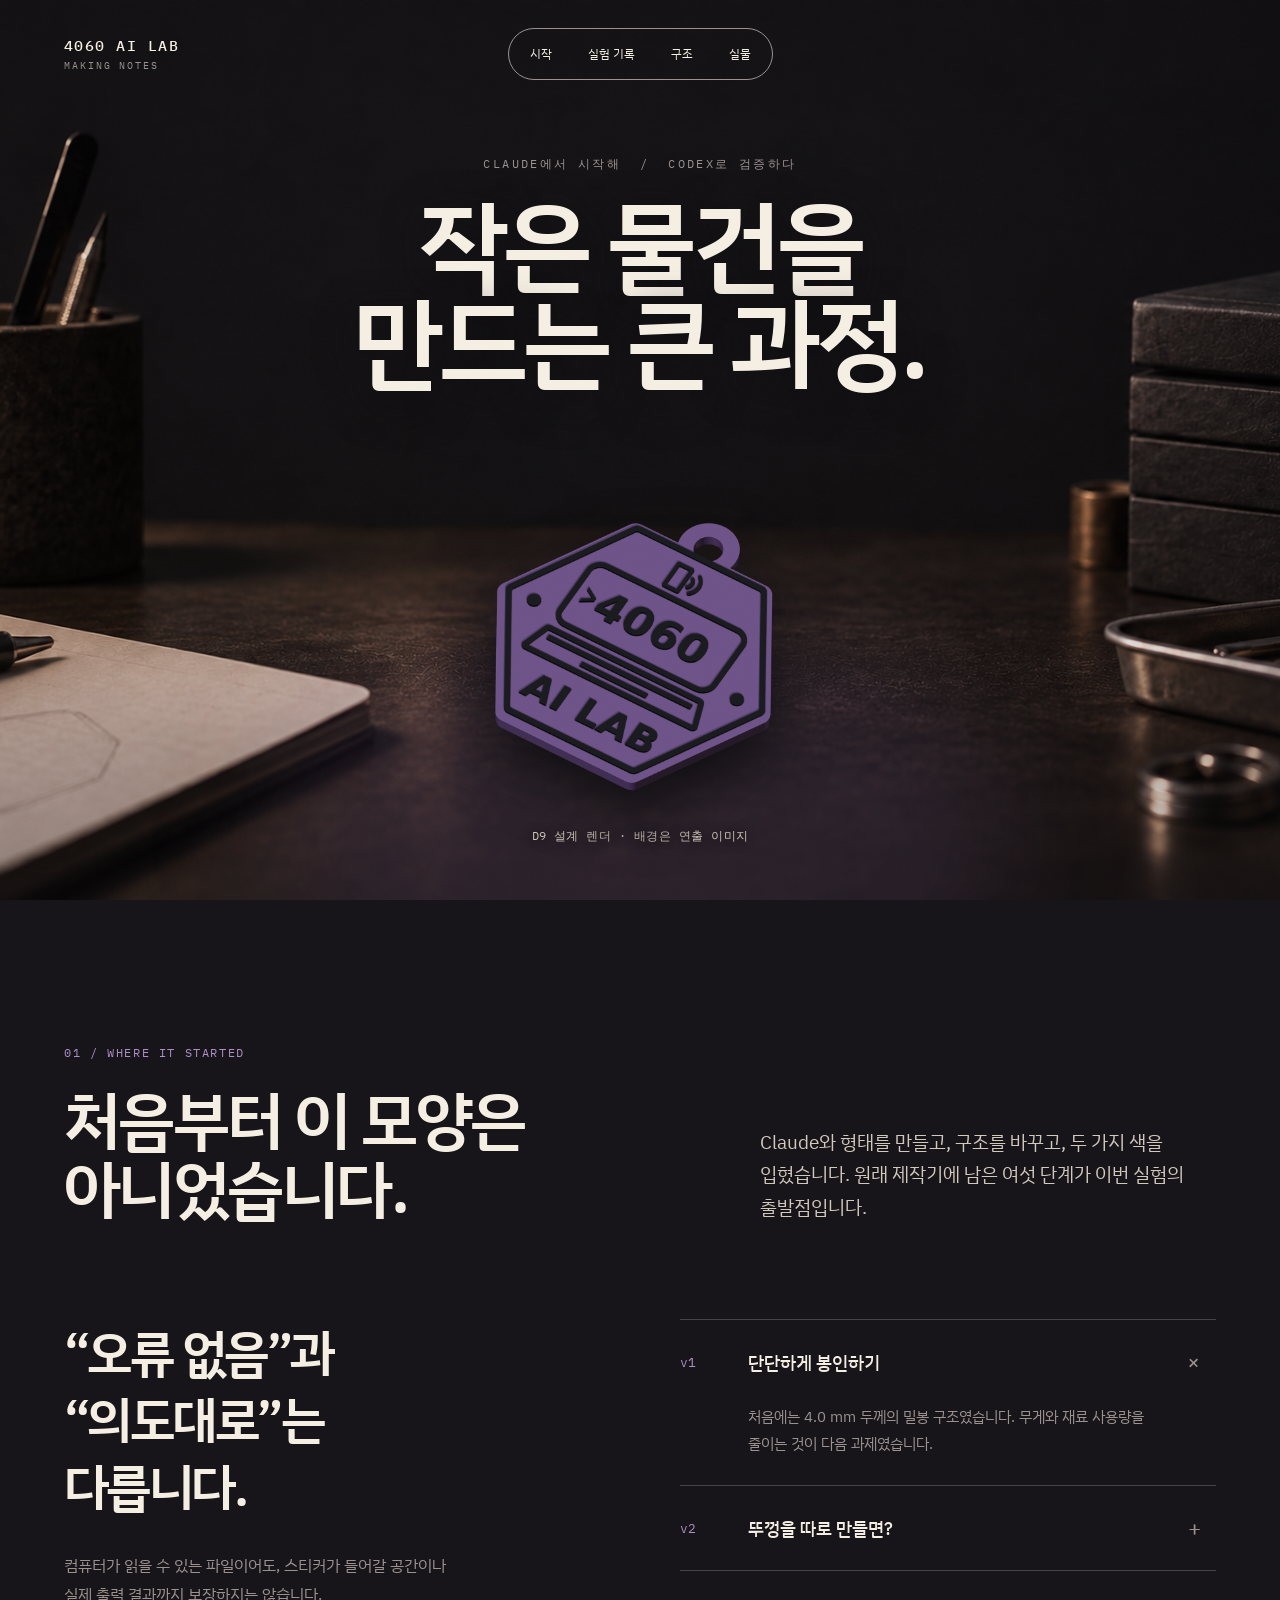
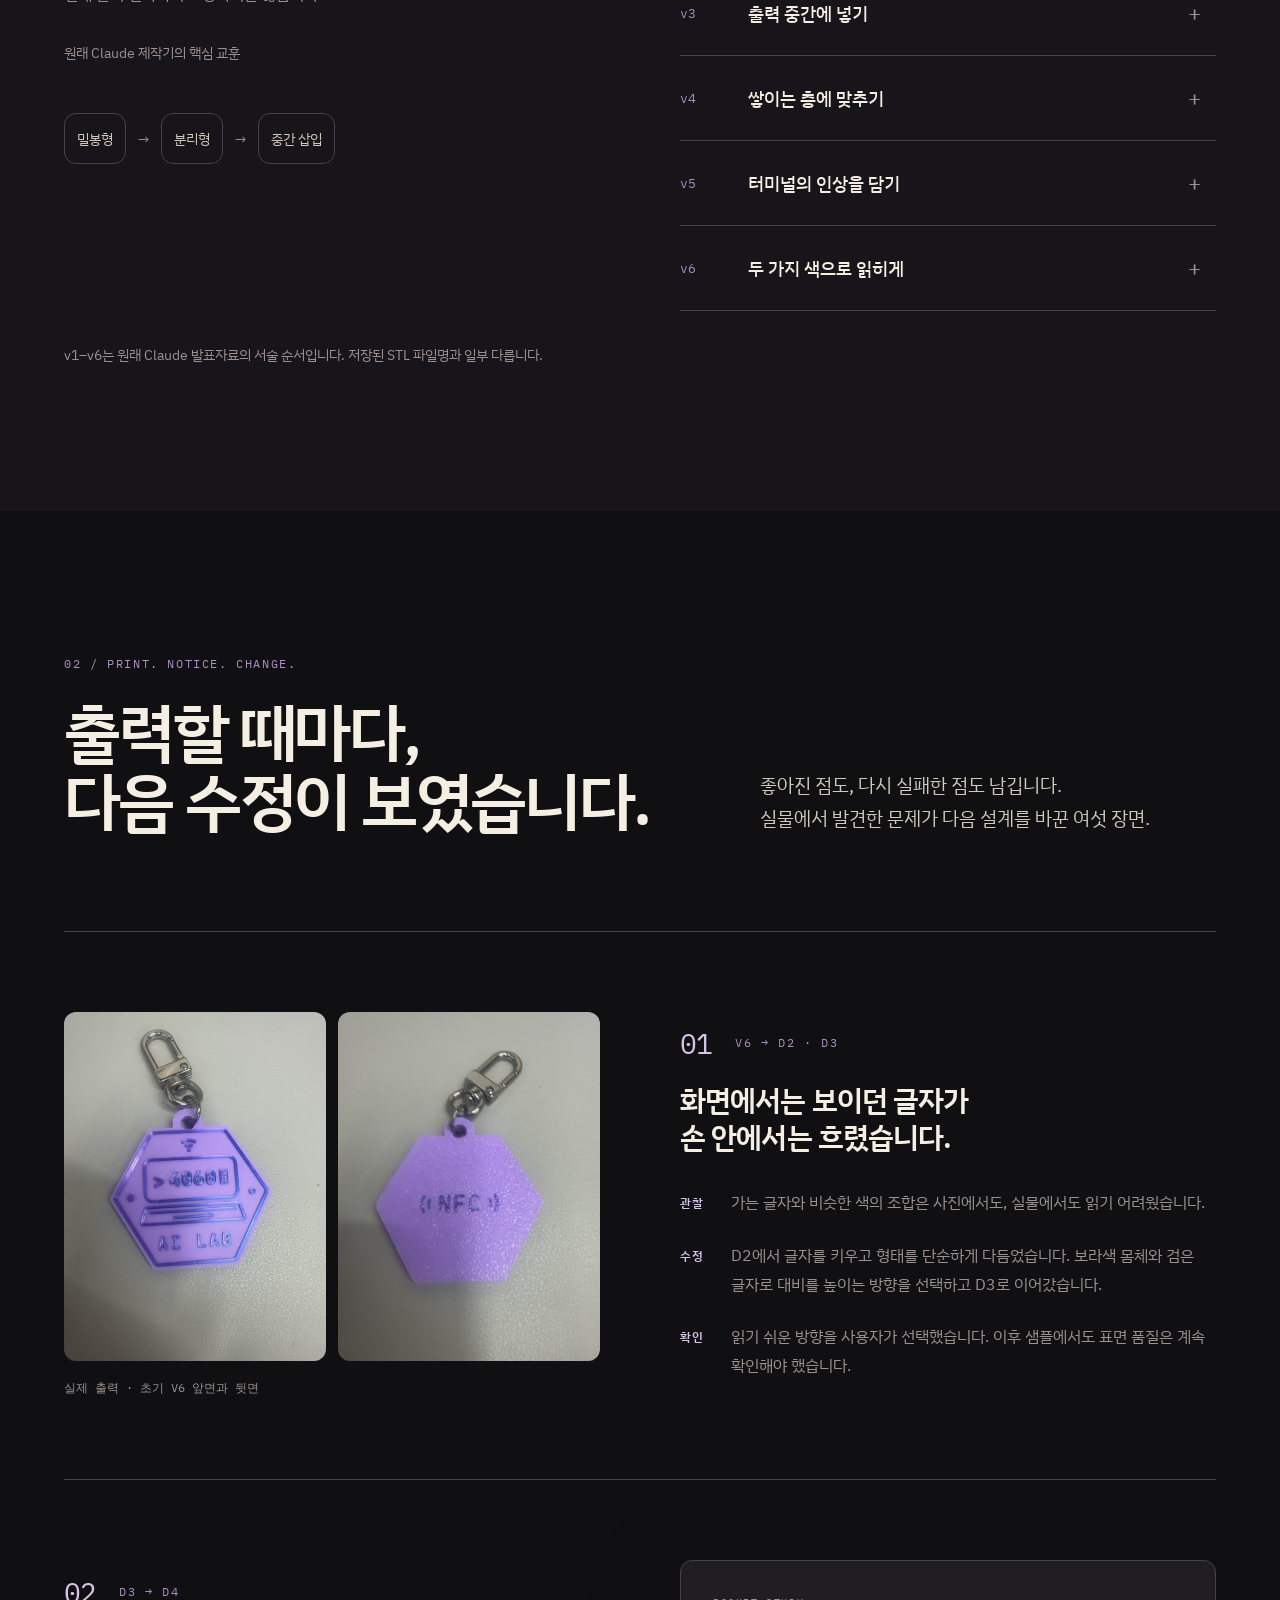
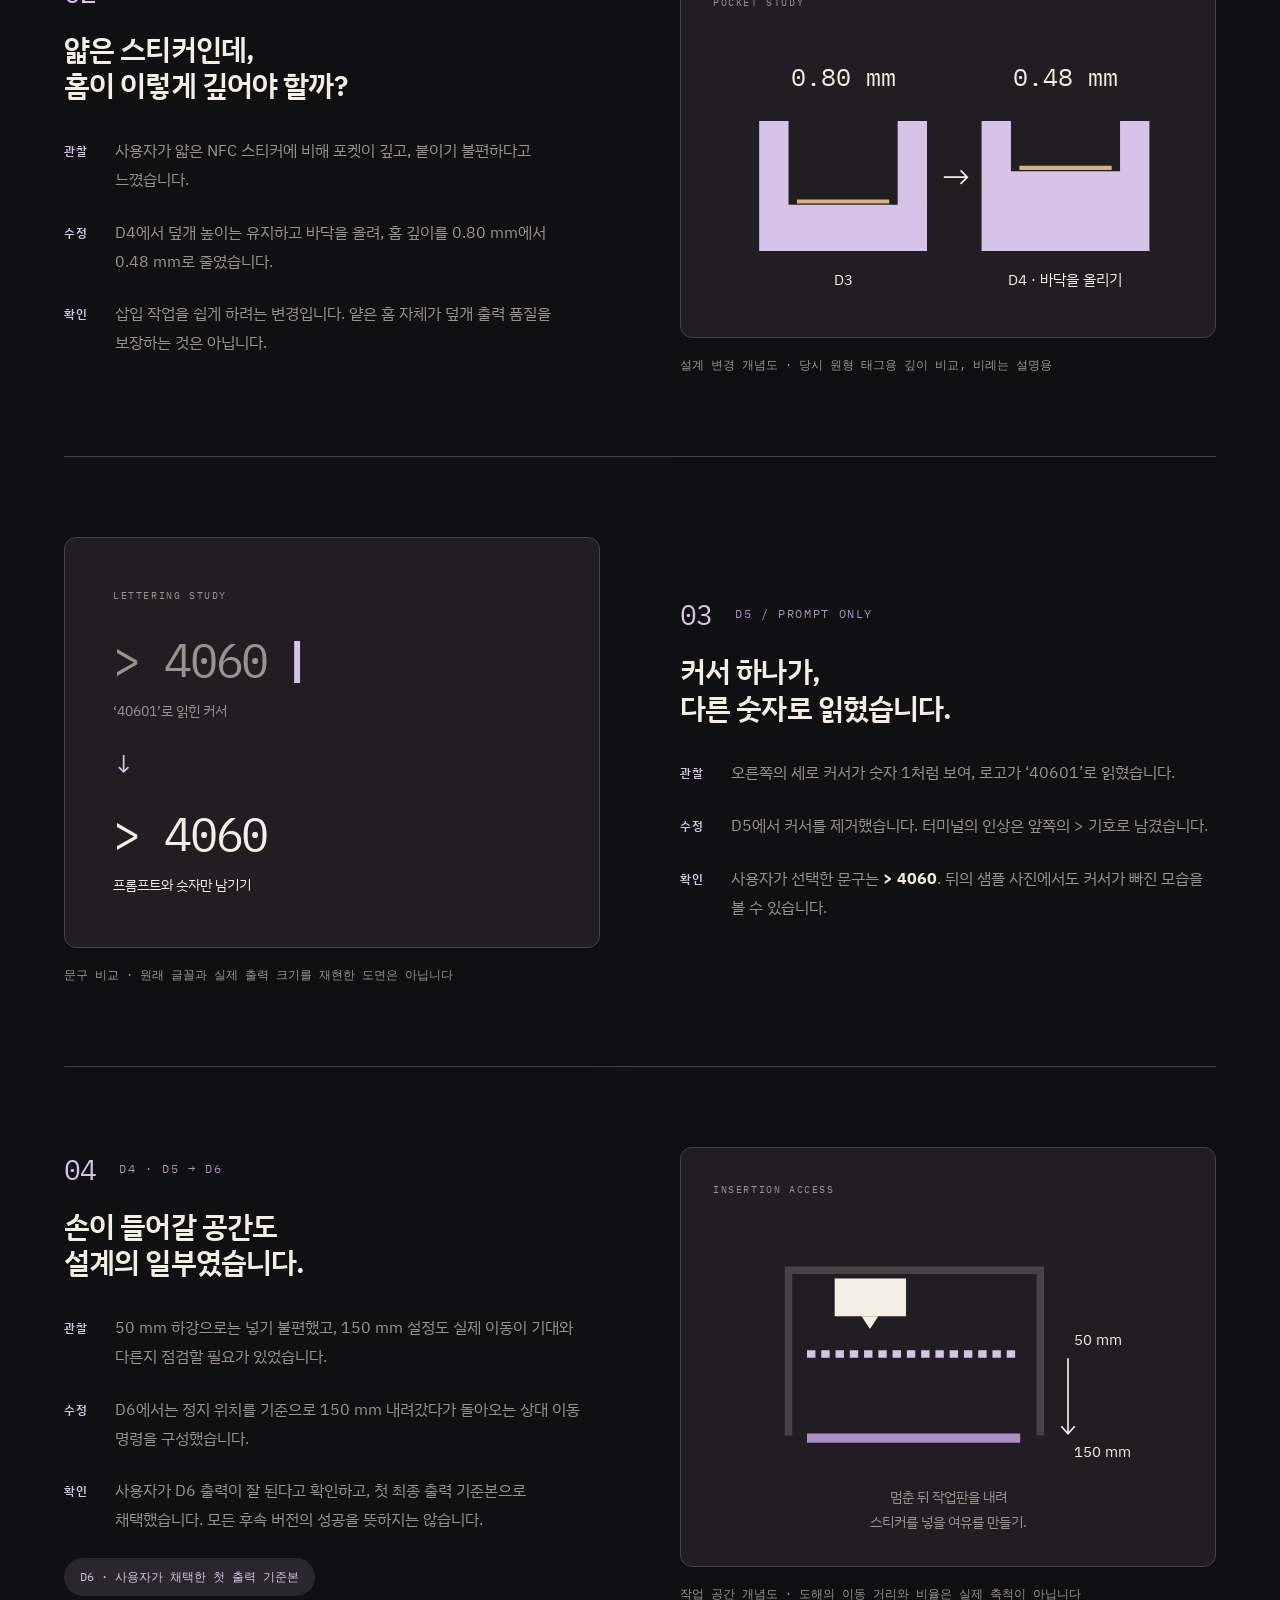
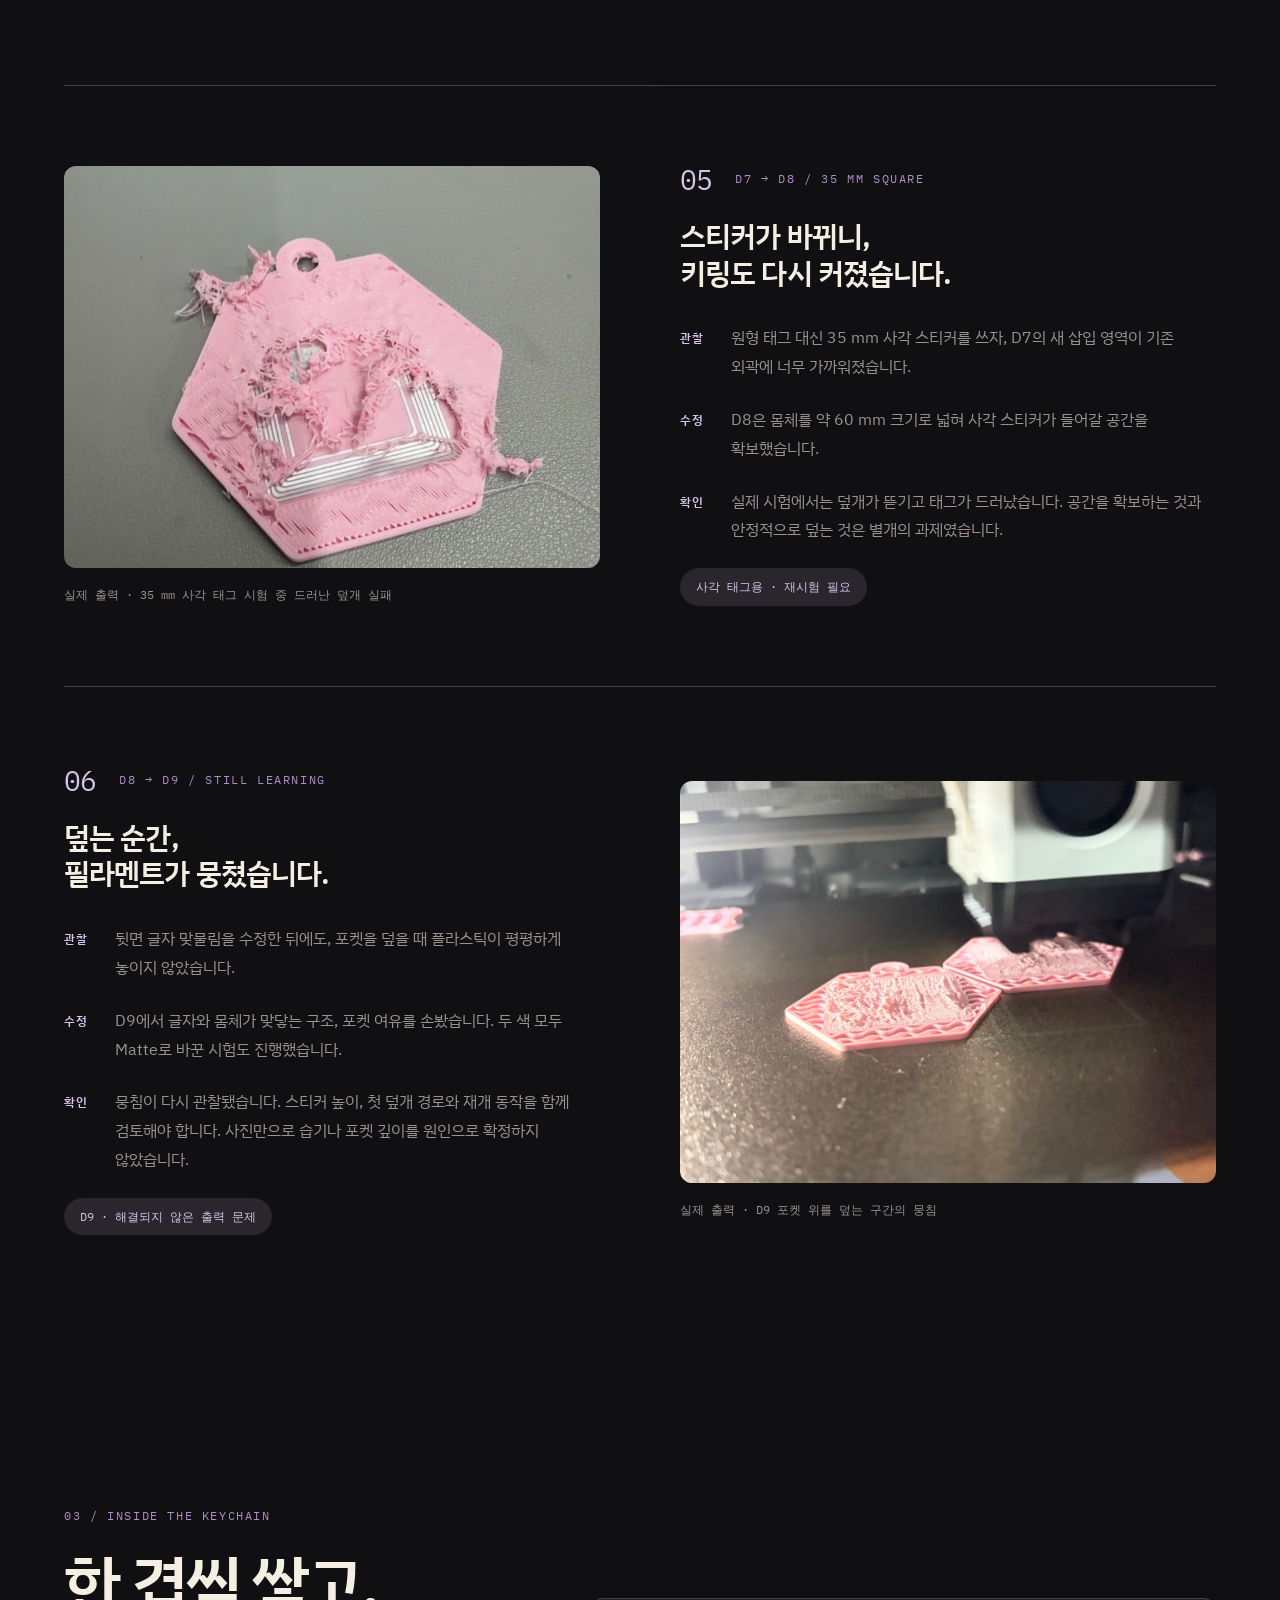
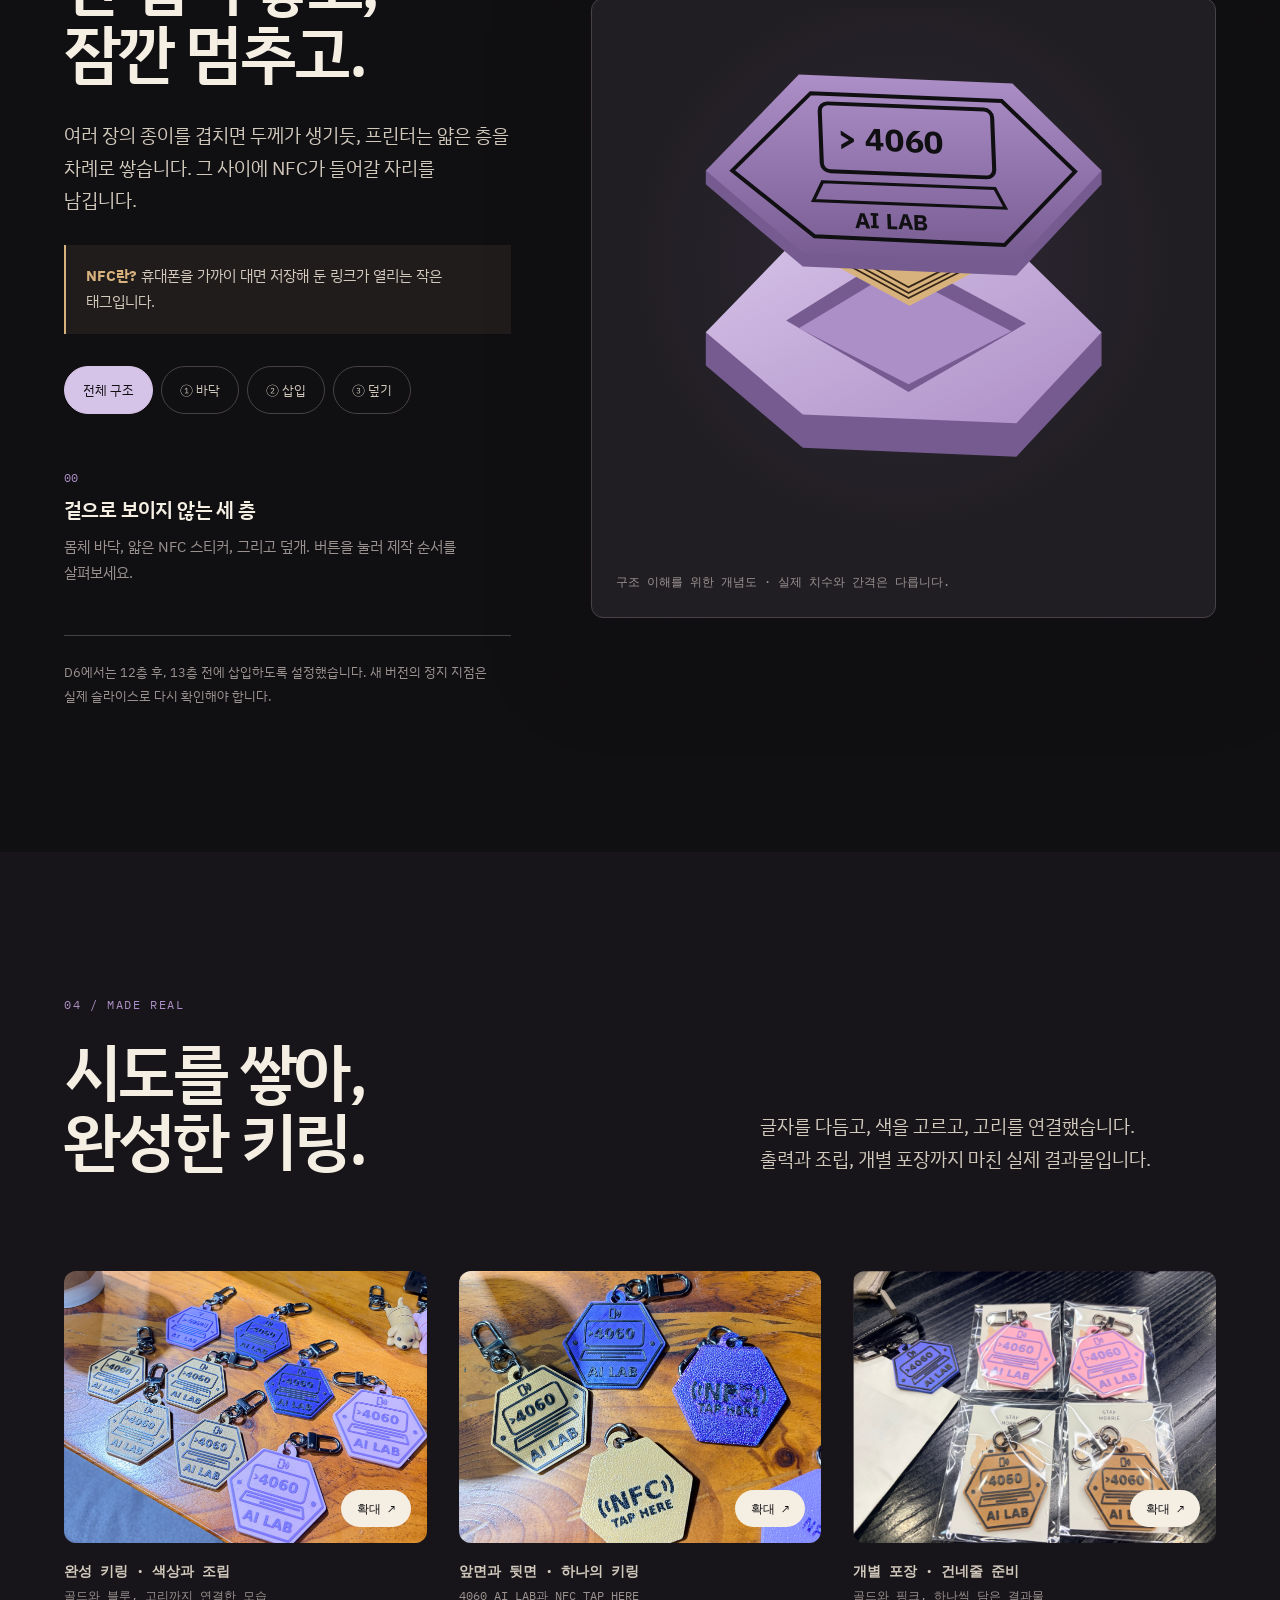
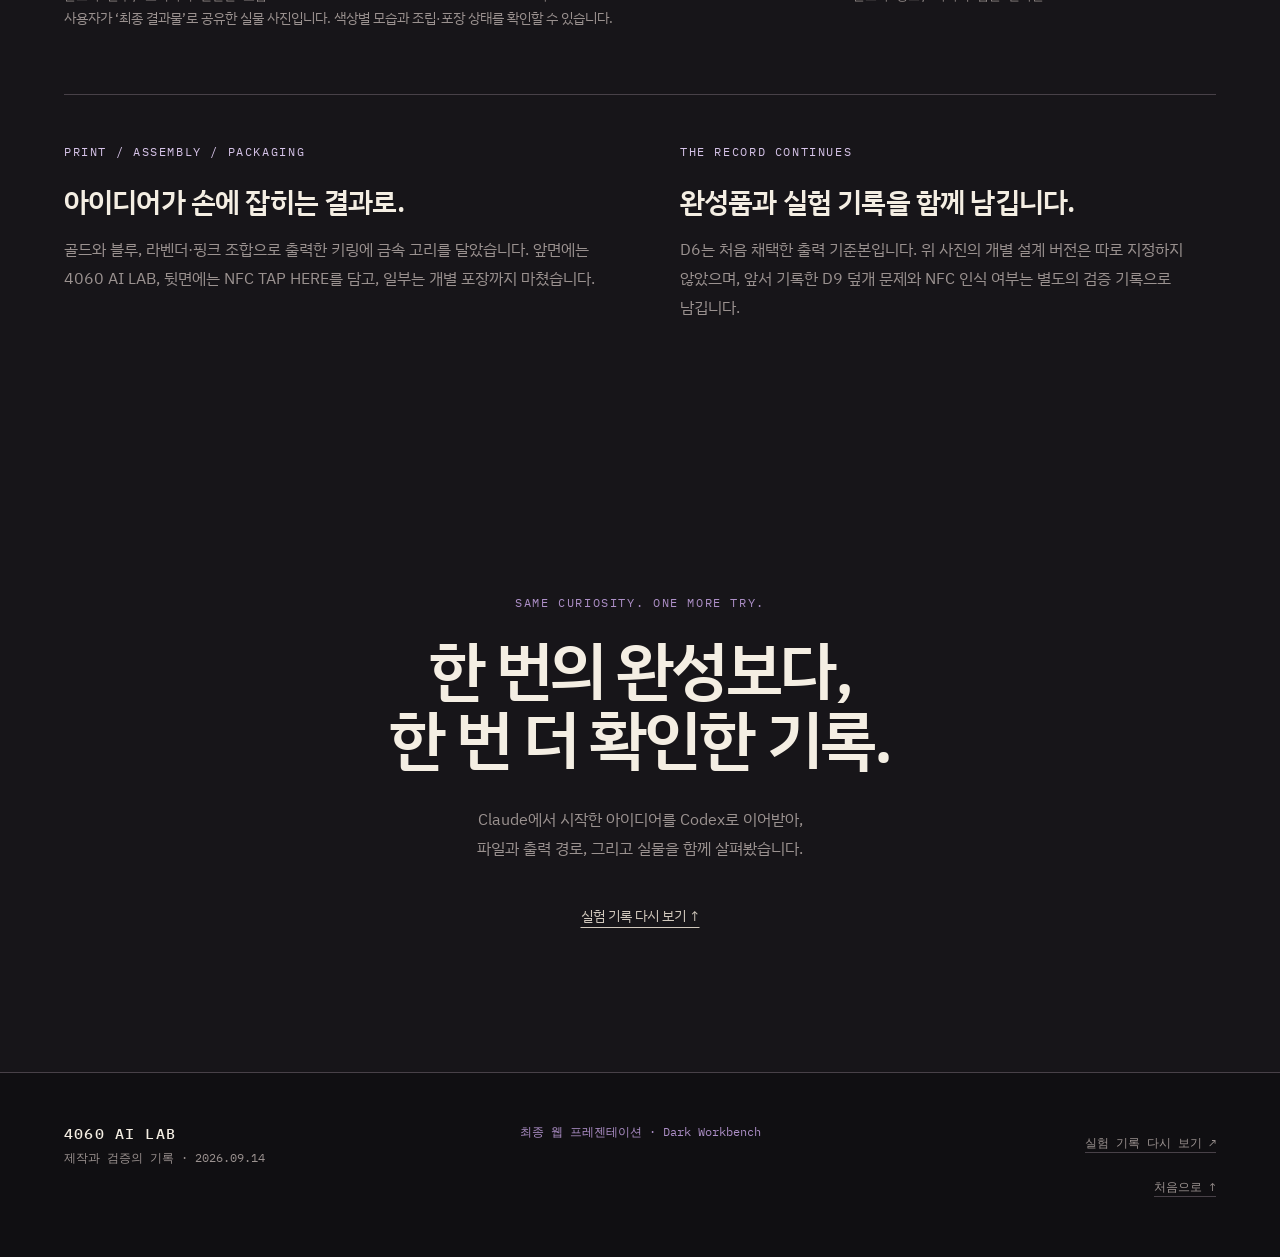
<file: quartz/static/lee-yeonho-gallery/index.html>
<!doctype html>
<html lang="ko">
<head>
  <meta charset="utf-8">
  <meta name="viewport" content="width=device-width, initial-scale=1">
  <title>4060 AI LAB · 최종 웹 프레젠테이션 · 2026-09-14</title>
  <meta name="description" content="Claude의 첫 설계부터 Codex의 검증과 출력 실험까지, NFC 키링을 만들며 배우고 수정한 과정을 기록한 최종 웹 프레젠테이션.">
  <link rel="icon" href="data:image/svg+xml,%3Csvg xmlns='http://www.w3.org/2000/svg' viewBox='0 0 40 40'%3E%3Cpath fill='%23ad8fc7' d='M10 3h20l10 17-10 17H10L0 20Z'/%3E%3C/svg%3E">
  <link rel="preconnect" href="https://fonts.googleapis.com">
  <link rel="preconnect" href="https://fonts.gstatic.com" crossorigin>
  <link href="https://fonts.googleapis.com/css2?family=IBM+Plex+Mono:wght@400;500&family=IBM+Plex+Sans+KR:wght@400;500;600;700&display=swap" rel="stylesheet">
  <link rel="stylesheet" href="style.css?v=font-r03">
  <script src="app.js?v=gallery-r03" defer></script>
</head>
<body>
  <a class="skip-link" href="#main">본문 바로가기</a>

  <header class="hero" id="top">
    <img class="hero-backdrop" src="assets/workbench.png" alt="" width="1586" height="992" fetchpriority="high">
    <div class="hero-shade" aria-hidden="true"></div>
    <div class="hero-inner">
      <div class="masthead">
        <a class="brand" href="#top" aria-label="4060 AI LAB 처음으로">
          <span>4060 AI LAB</span>
          <small>MAKING NOTES</small>
        </a>
        <nav class="hero-nav" aria-label="주요 내용"><a href="#story">시작</a><a href="#trials">실험 기록</a><a href="#inside">구조</a><a href="#gallery">실물</a></nav>
      </div>

      <div class="hero-copy">
        <p class="hero-kicker">CLAUDE에서 시작해&nbsp; / &nbsp;CODEX로 검증하다</p>
        <h1><span>작은 물건을</span><span>만드는 큰 과정.</span></h1>
      </div>

      <figure class="hero-object">
        <img src="assets/d9-cutout.png" alt="보라색 육각 키링에 검정색 4060과 AI LAB 문양을 적용한 D9 디지털 설계 렌더" width="1200" height="1000">
        <figcaption>D9 설계 렌더 · 배경은 연출 이미지</figcaption>
      </figure>

    </div>
  </header>

<main id="main">
<section class="chapter origin" id="story" aria-labelledby="origin-title"><div class="wrap"><header class="section-heading reveal"><div><p class="eyebrow">01 / WHERE IT STARTED</p><h2 id="origin-title">처음부터 이 모양은<br>아니었습니다.</h2></div><p class="lead">Claude와 형태를 만들고, 구조를 바꾸고, 두 가지 색을 입혔습니다. 원래 제작기에 남은 여섯 단계가 이번 실험의 출발점입니다.</p></header><div class="origin-grid"><div class="origin-note reveal"><p class="big-quote">“오류 없음”과<br>“의도대로”는<br>다릅니다.</p><p>컴퓨터가 읽을 수 있는 파일이어도, 스티커가 들어갈 공간이나 실제 출력 결과까지 보장하지는 않습니다.</p><p class="source-note">원래 Claude 제작기의 핵심 교훈</p><div class="origin-shapes" aria-label="밀봉형, 분리형, 출력 중 삽입형으로 이어진 구조 탐색"><span>밀봉형</span><i>→</i><span>분리형</span><i>→</i><span>중간 삽입</span></div></div><ol class="timeline reveal" aria-label="Claude 제작기 버전 이력">
            <li><details open><summary><span>v1</span><strong>단단하게 봉인하기</strong><i aria-hidden="true">+</i></summary><p>처음에는 4.0 mm 두께의 밀봉 구조였습니다. 무게와 재료 사용량을 줄이는 것이 다음 과제였습니다.</p></details></li>
            <li><details><summary><span>v2</span><strong>뚜껑을 따로 만들면?</strong><i aria-hidden="true">+</i></summary><p>홈과 뚜껑을 나누니 부품은 두 개가 되었습니다. 별도 조립의 번거로움이 남았습니다.</p></details></li>
            <li><details><summary><span>v3</span><strong>출력 중간에 넣기</strong><i aria-hidden="true">+</i></summary><p>하나의 부품으로 만들되 출력 도중 잠시 멈춰 NFC를 넣는 방식으로 전환했습니다. 홈 높이와 층 경계가 맞지 않았습니다.</p></details></li>
            <li><details><summary><span>v4</span><strong>쌓이는 층에 맞추기</strong><i aria-hidden="true">+</i></summary><p>포켓 높이를 층 경계에 맞춰 멈출 지점을 정했습니다. 설계의 빈 공간이 실제 슬라이스에서도 비어 있는지 확인했습니다.</p></details></li>
            <li><details><summary><span>v5</span><strong>터미널의 인상을 담기</strong><i aria-hidden="true">+</i></summary><p>노트북 화면 문양과 JetBrains Mono 글꼴을 적용하고, 뒷면에 NFC 표시를 넣었습니다.</p></details></li>
            <li><details><summary><span>v6</span><strong>두 가지 색으로 읽히게</strong><i aria-hidden="true">+</i></summary><p>몸체와 글자의 색을 분리하고 선을 보강했습니다. 이후 실제 출력 사진에서 가독성을 다시 점검했습니다.</p></details></li>
          </ol></div><p class="source-note">v1–v6는 원래 Claude 발표자료의 서술 순서입니다. 저장된 STL 파일명과 일부 다릅니다.</p></div></section>
<section class="chapter trials" id="trials" aria-labelledby="trials-title"><div class="wrap"><header class="section-heading reveal"><div><p class="eyebrow">02 / PRINT. NOTICE. CHANGE.</p><h2 id="trials-title">출력할 때마다,<br>다음 수정이 보였습니다.</h2></div><p class="lead">좋아진 점도, 다시 실패한 점도 남깁니다.<br>실물에서 발견한 문제가 다음 설계를 바꾼 여섯&nbsp;장면.</p></header>
<article class="trial reveal" id="trial-01"><figure class="trial-media"><div class="photo-pair"><img src="assets/v6-front.jpg" width="960" height="1280" alt="초기 V6 실제 출력물 앞면: 반사되는 가는 글자와 노트북 문양" loading="lazy"><img src="assets/v6-back.jpg" width="960" height="1280" alt="초기 V6 실제 출력물 뒷면: 작은 NFC 글자" loading="lazy"></div><figcaption>실제 출력 · 초기 V6 앞면과 뒷면</figcaption></figure><div class="trial-copy"><p class="eyebrow"><span class="trial-number">01</span>V6 → D2 · D3</p><h3>화면에서는 보이던 글자가<br>손 안에서는 흐렸습니다.</h3><dl class="trial-notes"><div><dt>관찰</dt><dd>가는 글자와 비슷한 색의 조합은 사진에서도, 실물에서도 읽기 어려웠습니다.</dd></div><div><dt>수정</dt><dd>D2에서 글자를 키우고 형태를 단순하게 다듬었습니다. 보라색 몸체와 검은 글자로 대비를 높이는 방향을 선택하고 D3로 이어갔습니다.</dd></div><div><dt>확인</dt><dd>읽기 쉬운 방향을 사용자가 선택했습니다. 이후 샘플에서도 표면 품질은 계속 확인해야 했습니다.</dd></div></dl></div></article>
<article class="trial reveal" id="trial-02"><figure class="trial-media"><div class="diagram-card pocket-study"><span class="media-label">POCKET STUDY</span><svg viewBox="0 0 560 320" role="img" aria-label="D3 포켓 깊이 0.80mm에서 D4 0.48mm로 줄이고 바닥을 올린 단면 개념도"><path d="M55 100h35v100h130V100h35v155H55Z" fill="var(--lavender)"/><path d="M320 100h35v60h130v-60h35v155H320Z" fill="var(--lavender)"/><path d="M100 196h110M365 156h110" stroke="var(--warm-ink)" stroke-width="5"/><path d="M275 167h28m-8-8 8 8-8 8" fill="none" stroke="var(--ink)" stroke-width="2"/><text x="155" y="58" text-anchor="middle" class="measure">0.80 mm</text><text x="420" y="58" text-anchor="middle" class="measure">0.48 mm</text><text x="155" y="295" text-anchor="middle" class="svg-label">D3</text><text x="420" y="295" text-anchor="middle" class="svg-label">D4 · 바닥을 올리기</text></svg></div><figcaption>설계 변경 개념도 · 당시 원형 태그용 깊이 비교, 비례는 설명용</figcaption></figure><div class="trial-copy"><p class="eyebrow"><span class="trial-number">02</span>D3 → D4</p><h3>얇은 스티커인데,<br>홈이 이렇게 깊어야 할까?</h3><dl class="trial-notes"><div><dt>관찰</dt><dd>사용자가 얇은 NFC 스티커에 비해 포켓이 깊고, 붙이기 불편하다고 느꼈습니다.</dd></div><div><dt>수정</dt><dd>D4에서 덮개 높이는 유지하고 바닥을 올려, 홈 깊이를 0.80 mm에서 0.48 mm로 줄였습니다.</dd></div><div><dt>확인</dt><dd>삽입 작업을 쉽게 하려는 변경입니다. 얕은 홈 자체가 덮개 출력 품질을 보장하는 것은 아닙니다.</dd></div></dl></div></article>
<article class="trial reveal" id="trial-03"><figure class="trial-media"><div class="diagram-card type-study"><span class="media-label">LETTERING STUDY</span><div class="old-type">&gt; 4060<span class="cursor">|</span><small>‘40601’로 읽힌 커서</small></div><span class="type-arrow" aria-hidden="true">↓</span><div class="new-type">&gt; 4060<small>프롬프트와 숫자만 남기기</small></div></div><figcaption>문구 비교 · 원래 글꼴과 실제 출력 크기를 재현한 도면은 아닙니다</figcaption></figure><div class="trial-copy"><p class="eyebrow"><span class="trial-number">03</span>D5 / PROMPT ONLY</p><h3>커서 하나가,<br>다른 숫자로 읽혔습니다.</h3><dl class="trial-notes"><div><dt>관찰</dt><dd>오른쪽의 세로 커서가 숫자 1처럼 보여, 로고가 ‘40601’로 읽혔습니다.</dd></div><div><dt>수정</dt><dd>D5에서 커서를 제거했습니다. 터미널의 인상은 앞쪽의 &gt; 기호로 남겼습니다.</dd></div><div><dt>확인</dt><dd>사용자가 선택한 문구는 <strong>&gt; 4060</strong>. 뒤의 샘플 사진에서도 커서가 빠진 모습을 볼 수 있습니다.</dd></div></dl></div></article>
<article class="trial reveal" id="trial-04"><figure class="trial-media"><div class="diagram-card bed-study"><span class="media-label">INSERTION ACCESS</span><svg viewBox="0 0 560 310" role="img" aria-label="출력판 하강 거리 50mm에서 상대 150mm로 조정한 작업 공간 개념도"><path d="M90 252V55h300v197" fill="none" stroke="var(--line)" stroke-width="9"/><path d="M145 65h85v45h-85z" fill="var(--ink)"/><path d="M177 110h20l-10 15z" fill="var(--ink)"/><path d="M112 155h254" stroke="var(--lavender)" stroke-width="9" stroke-dasharray="10 7"/><path d="M112 255h254" stroke="var(--lavender-deep)" stroke-width="11"/><path d="M423 160v90m-8-9 8 9 8-9" fill="none" stroke="var(--ink)" stroke-width="2"/><text x="430" y="144" class="svg-label">50 mm</text><text x="430" y="278" class="svg-label">150 mm</text></svg><p>멈춘 뒤 작업판을 내려<br>스티커를 넣을 여유를 만들기.</p></div><figcaption>작업 공간 개념도 · 도해의 이동 거리와 비율은 실제 축척이 아닙니다</figcaption></figure><div class="trial-copy"><p class="eyebrow"><span class="trial-number">04</span>D4 · D5 → D6</p><h3>손이 들어갈 공간도<br>설계의 일부였습니다.</h3><dl class="trial-notes"><div><dt>관찰</dt><dd>50 mm 하강으로는 넣기 불편했고, 150 mm 설정도 실제 이동이 기대와 다른지 점검할 필요가 있었습니다.</dd></div><div><dt>수정</dt><dd>D6에서는 정지 위치를 기준으로 150 mm 내려갔다가 돌아오는 상대 이동 명령을 구성했습니다.</dd></div><div><dt>확인</dt><dd>사용자가 D6 출력이 잘 된다고 확인하고, 첫 최종 출력 기준본으로 채택했습니다. 모든 후속 버전의 성공을 뜻하지는 않습니다.</dd></div></dl><p class="status-label">D6 · 사용자가 채택한 첫 출력 기준본</p></div></article>
<article class="trial reveal" id="trial-05"><figure class="trial-media"><img src="assets/square-failure.jpg" width="960" height="1280" alt="사각 NFC 스티커가 드러나고 그 위 덮개가 뜯기며 필라멘트가 뭉친 실패 시편" loading="lazy"><figcaption>실제 출력 · 35 mm 사각 태그 시험 중 드러난 덮개 실패</figcaption></figure><div class="trial-copy"><p class="eyebrow"><span class="trial-number">05</span>D7 → D8 / 35 mm SQUARE</p><h3>스티커가 바뀌니,<br>키링도 다시 커졌습니다.</h3><dl class="trial-notes"><div><dt>관찰</dt><dd>원형 태그 대신 35 mm 사각 스티커를 쓰자, D7의 새 삽입 영역이 기존 외곽에 너무 가까워졌습니다.</dd></div><div><dt>수정</dt><dd>D8은 몸체를 약 60 mm 크기로 넓혀 사각 스티커가 들어갈 공간을 확보했습니다.</dd></div><div><dt>확인</dt><dd>실제 시험에서는 덮개가 뜯기고 태그가 드러났습니다. 공간을 확보하는 것과 안정적으로 덮는 것은 별개의 과제였습니다.</dd></div></dl><p class="status-label">사각 태그용 · 재시험 필요</p></div></article>
<article class="trial reveal" id="trial-06"><figure class="trial-media"><img src="assets/d9-roof-failure.jpg" width="1280" height="960" alt="프린터 안에서 두 키링의 사각 포켓 위에 필라멘트가 거칠게 뭉친 D9 시험 사진" loading="lazy"><figcaption>실제 출력 · D9 포켓 위를 덮는 구간의 뭉침</figcaption></figure><div class="trial-copy"><p class="eyebrow"><span class="trial-number">06</span>D8 → D9 / STILL LEARNING</p><h3>덮는 순간,<br>필라멘트가 뭉쳤습니다.</h3><dl class="trial-notes"><div><dt>관찰</dt><dd>뒷면 글자 맞물림을 수정한 뒤에도, 포켓을 덮을 때 플라스틱이 평평하게 놓이지 않았습니다.</dd></div><div><dt>수정</dt><dd>D9에서 글자와 몸체가 맞닿는 구조, 포켓 여유를 손봤습니다. 두 색 모두 Matte로 바꾼 시험도 진행했습니다.</dd></div><div><dt>확인</dt><dd>뭉침이 다시 관찰됐습니다. 스티커 높이, 첫 덮개 경로와 재개 동작을 함께 검토해야 합니다. 사진만으로 습기나 포켓 깊이를 원인으로 확정하지 않았습니다.</dd></div></dl><p class="status-label">D9 · 해결되지 않은 출력 문제</p></div></article></div></section>    <section class="chapter chapter-inside" id="inside" aria-labelledby="inside-title">
      <div class="wrap layers-grid">
        <div class="layers-copy reveal">
          <p class="eyebrow">03 / INSIDE THE KEYCHAIN</p>
          <h2 id="inside-title">한 겹씩 쌓고,<br>잠깐 멈추고.</h2>
          <p class="lead">여러 장의 종이를 겹치면 두께가 생기듯, 프린터는 얇은 층을 차례로 쌓습니다. 그 사이에 NFC가 들어갈 자리를 남깁니다.</p>
          <p class="plain-note"><strong>NFC란?</strong> 휴대폰을 가까이 대면 저장해 둔 링크가 열리는 작은 태그입니다.</p>

          <div class="step-tabs" data-step-tabs>
            <button id="tab-all" data-stage="all" data-panel="panel-all">전체 구조</button>
            <button id="tab-floor" data-stage="floor" data-panel="panel-floor">① 바닥</button>
            <button id="tab-insert" data-stage="insert" data-panel="panel-insert">② 삽입</button>
            <button id="tab-close" data-stage="close" data-panel="panel-close">③ 덮기</button>
          </div>

          <div class="step-panels">
            <article class="step-panel" id="panel-all" tabindex="0"><span>00</span><h3>겉으로 보이지 않는 세 층</h3><p>몸체 바닥, 얇은 NFC 스티커, 그리고 덮개. 버튼을 눌러 제작 순서를 살펴보세요.</p></article>
            <article class="step-panel" id="panel-floor" tabindex="0"><span>01</span><h3>스티커가 앉을 바닥</h3><p>먼저 몸체와 포켓 바닥을 만듭니다. 스티커를 붙일 면이 평평하고, 위를 덮을 공간이 남아 있어야 합니다.</p></article>
            <article class="step-panel" id="panel-insert" tabindex="0"><span>02</span><h3>잠시 멈추고, 평평하게</h3><p>덮개를 출력하기 전에 멈춰 스티커를 붙입니다. 칩과 모서리까지 출력 경로보다 낮게 놓였는지 확인합니다.</p></article>
            <article class="step-panel" id="panel-close" tabindex="0"><span>03</span><h3>위를 덮는 순간이 관건</h3><p>출력을 재개해 안에 봉인합니다. 빈 공간을 가로지르는 첫 줄이 안정적으로 놓여야 합니다. D9에서는 이 구간에 뭉침이 관찰됐습니다.</p></article>
          </div>
          <p class="lab-note">D6에서는 12층 후, 13층 전에 삽입하도록 설정했습니다. 새 버전의 정지 지점은 실제 슬라이스로 다시 확인해야 합니다.</p>
        </div>

        <figure class="layer-figure reveal">
          <div class="diagram" data-stage="all">
            <svg viewBox="0 0 620 560" role="img" aria-labelledby="layer-title layer-desc">
              <title id="layer-title">키링 안쪽을 층별로 살펴보는 개념도</title>
              <desc id="layer-desc">아래는 출력한 바닥, 가운데는 NFC 스티커, 위는 나중에 출력할 덮개입니다. 설명을 위해 간격을 크게 표현했습니다.</desc>
              <defs>
                <linearGradient id="plastic" x1="0" y1="0" x2="1" y2="1"><stop stop-color="var(--lavender-200)"/><stop offset="1" stop-color="var(--lavender-400)"/></linearGradient>
                <linearGradient id="ceiling" x1="0" y1="0" x2="0" y2="1"><stop stop-color="var(--lavender-400)"/><stop offset="1" stop-color="var(--lavender-650)"/></linearGradient>
              </defs>
              <g class="diagram-layer layer-floor">
                <path d="m108 284 196-83 208 83v34l-87 93-218-9-99-84z" fill="var(--lavender-650)"/>
                <path d="m108 284 95-98 218 9 91 89-87 93-218-9z" fill="url(#plastic)"/>
                <path d="m190 272 111-69 134 72-120 70z" fill="var(--lavender-650)"/>
                <path d="m203 280 98-59 119 62-105 54z" fill="var(--lavender-400)"/>
              </g>
              <g class="diagram-layer layer-tag">
                <path d="m209 271 94-53 111 60-98 51z" fill="var(--brass-300)"/>
                <g fill="none" stroke="var(--brass-900)" stroke-width="1.8"><path d="m223 271 80-43 97 50-85 43z"/><path d="m233 271 70-37 88 44-76 38z"/><path d="m244 271 59-30 76 37-64 32z"/></g>
                <path d="m281 264 12-7 14 7-12 7z" fill="var(--brass-900)"/>
              </g>
              <g class="diagram-layer layer-roof">
                <path d="m108 259 196-83 208 83v14l-87 93-218-9-99-84z" fill="var(--lavender-650)"/>
                <path d="m108 259 95-98 218 9 91 89-87 93-218-9z" fill="url(#ceiling)"/>
                <path d="m135 259 80-79 195 8 75 72-72 75-194-9z" fill="none" stroke="var(--coal-950)" stroke-width="4"/>
                <g transform="matrix(.8381,.0333,.03125,.7875,224,190)" fill="var(--coal-950)"><rect width="210" height="88" rx="10" fill="none" stroke="var(--coal-950)" stroke-width="5"/><text x="20" y="59" font-size="40" font-weight="700">&gt; 4060</text><path d="M0 102h210l12 25H-12Z" fill="none" stroke="var(--coal-950)" stroke-width="4"/><text x="37" y="160" font-size="28" font-weight="650">AI LAB</text></g>
              </g>
            </svg>
          </div>
          <figcaption>구조 이해를 위한 개념도 · 실제 치수와 간격은 다릅니다.</figcaption>
        </figure>
      </div>
    </section><section class="chapter gallery" id="gallery" aria-labelledby="gallery-title"><div class="wrap"><header class="section-heading reveal"><div><p class="eyebrow">04 / MADE REAL</p><h2 id="gallery-title">시도를 쌓아,<br>완성한 키링.</h2></div><p class="lead">글자를 다듬고, 색을 고르고, 고리를 연결했습니다.<br>출력과 조립, 개별 포장까지 마친 실제 결과물입니다.</p></header>
<div class="gallery-grid reveal">
<figure class="gallery-item"><a class="photo-link" href="assets/final-lineup-upright.jpg" data-photo data-caption="완성 키링 · 색상과 조립 · 골드와 블루, 고리까지 연결한 모습. 사용자가 최종 결과물로 공유한 실제 사진입니다."><img src="assets/final-lineup-upright.jpg" width="2880" height="3840" loading="lazy" alt="골드와 블루 키링을 중심으로 모아 놓은 완성 출력물과 연결된 금속 고리"><span class="enlarge" aria-hidden="true">확대 ↗</span></a><figcaption><strong>완성 키링 · 색상과 조립</strong><span>골드와 블루, 고리까지 연결한 모습</span></figcaption></figure>
<figure class="gallery-item"><a class="photo-link" href="assets/final-front-back.jpg" data-photo data-caption="앞면과 뒷면 · 하나의 키링 · 4060 AI LAB과 NFC TAP HERE. 사용자가 최종 결과물로 공유한 실제 사진입니다."><img src="assets/final-front-back.jpg" width="2880" height="3840" loading="lazy" alt="골드와 블루 키링의 앞면 로고와 뒷면 NFC TAP HERE 표시를 함께 보여주는 최종 결과물"><span class="enlarge" aria-hidden="true">확대 ↗</span></a><figcaption><strong>앞면과 뒷면 · 하나의 키링</strong><span>4060 AI LAB과 NFC TAP HERE</span></figcaption></figure>
<figure class="gallery-item"><a class="photo-link" href="assets/final-packaged.jpg" data-orientation="left" data-photo data-caption="개별 포장 · 건네줄 준비 · 골드와 핑크, 하나씩 담은 결과물. 사용자가 최종 결과물로 공유한 실제 사진입니다."><img src="assets/final-packaged.jpg" width="2880" height="3840" loading="lazy" alt="금속 고리가 달린 골드와 핑크 키링을 개별 투명 포장에 담고 블루 키링과 함께 놓은 모습"><span class="enlarge" aria-hidden="true">확대 ↗</span></a><figcaption><strong>개별 포장 · 건네줄 준비</strong><span>골드와 핑크, 하나씩 담은 결과물</span></figcaption></figure>
</div><p class="source-note gallery-note">사용자가 ‘최종 결과물’로 공유한 실물 사진입니다. 색상별 모습과 조립·포장 상태를 확인할 수 있습니다.</p>
<div class="result-grid reveal"><article><p class="eyebrow">PRINT / ASSEMBLY / PACKAGING</p><h3>아이디어가 손에 잡히는 결과로.</h3><p>골드와 블루, 라벤더·핑크 조합으로 출력한 키링에 금속 고리를 달았습니다. 앞면에는 4060 AI LAB, 뒷면에는 NFC TAP HERE를 담고, 일부는 개별 포장까지 마쳤습니다.</p></article><article><p class="eyebrow">THE RECORD CONTINUES</p><h3>완성품과 실험 기록을 함께 남깁니다.</h3><p>D6는 처음 채택한 출력 기준본입니다. 위 사진의 개별 설계 버전은 따로 지정하지 않았으며, 앞서 기록한 D9 덮개 문제와 NFC 인식 여부는 별도의 검증 기록으로 남깁니다.</p></article></div>
</div></section>
<section class="closing wrap reveal"><p class="eyebrow">SAME CURIOSITY. ONE MORE TRY.</p><h2>한 번의 완성보다,<br>한 번 더 확인한 기록.</h2><p>Claude에서 시작한 아이디어를 Codex로 이어받아,<br>파일과 출력 경로, 그리고 실물을 함께 살펴봤습니다.</p><a href="#trials" class="text-link">실험 기록 다시 보기 ↑</a></section>
</main>
<footer><div class="wrap footer-grid"><div><strong>4060 AI LAB</strong><span>제작과 검증의 기록 · 2026.09.14</span></div><p>최종 웹 프레젠테이션 · Dark Workbench</p><nav aria-label="하단 메뉴"><a href="#trials">실험 기록 다시 보기 ↗</a><a href="#top">처음으로 ↑</a></nav></div></footer>
<dialog id="photo-dialog" aria-labelledby="photo-caption"><button type="button" class="dialog-close" aria-label="사진 닫기">닫기 ×</button><figure><div class="expanded-photo-frame"><img id="photo-expanded" alt=""></div><figcaption id="photo-caption"></figcaption></figure></dialog>
</body></html>
</file>
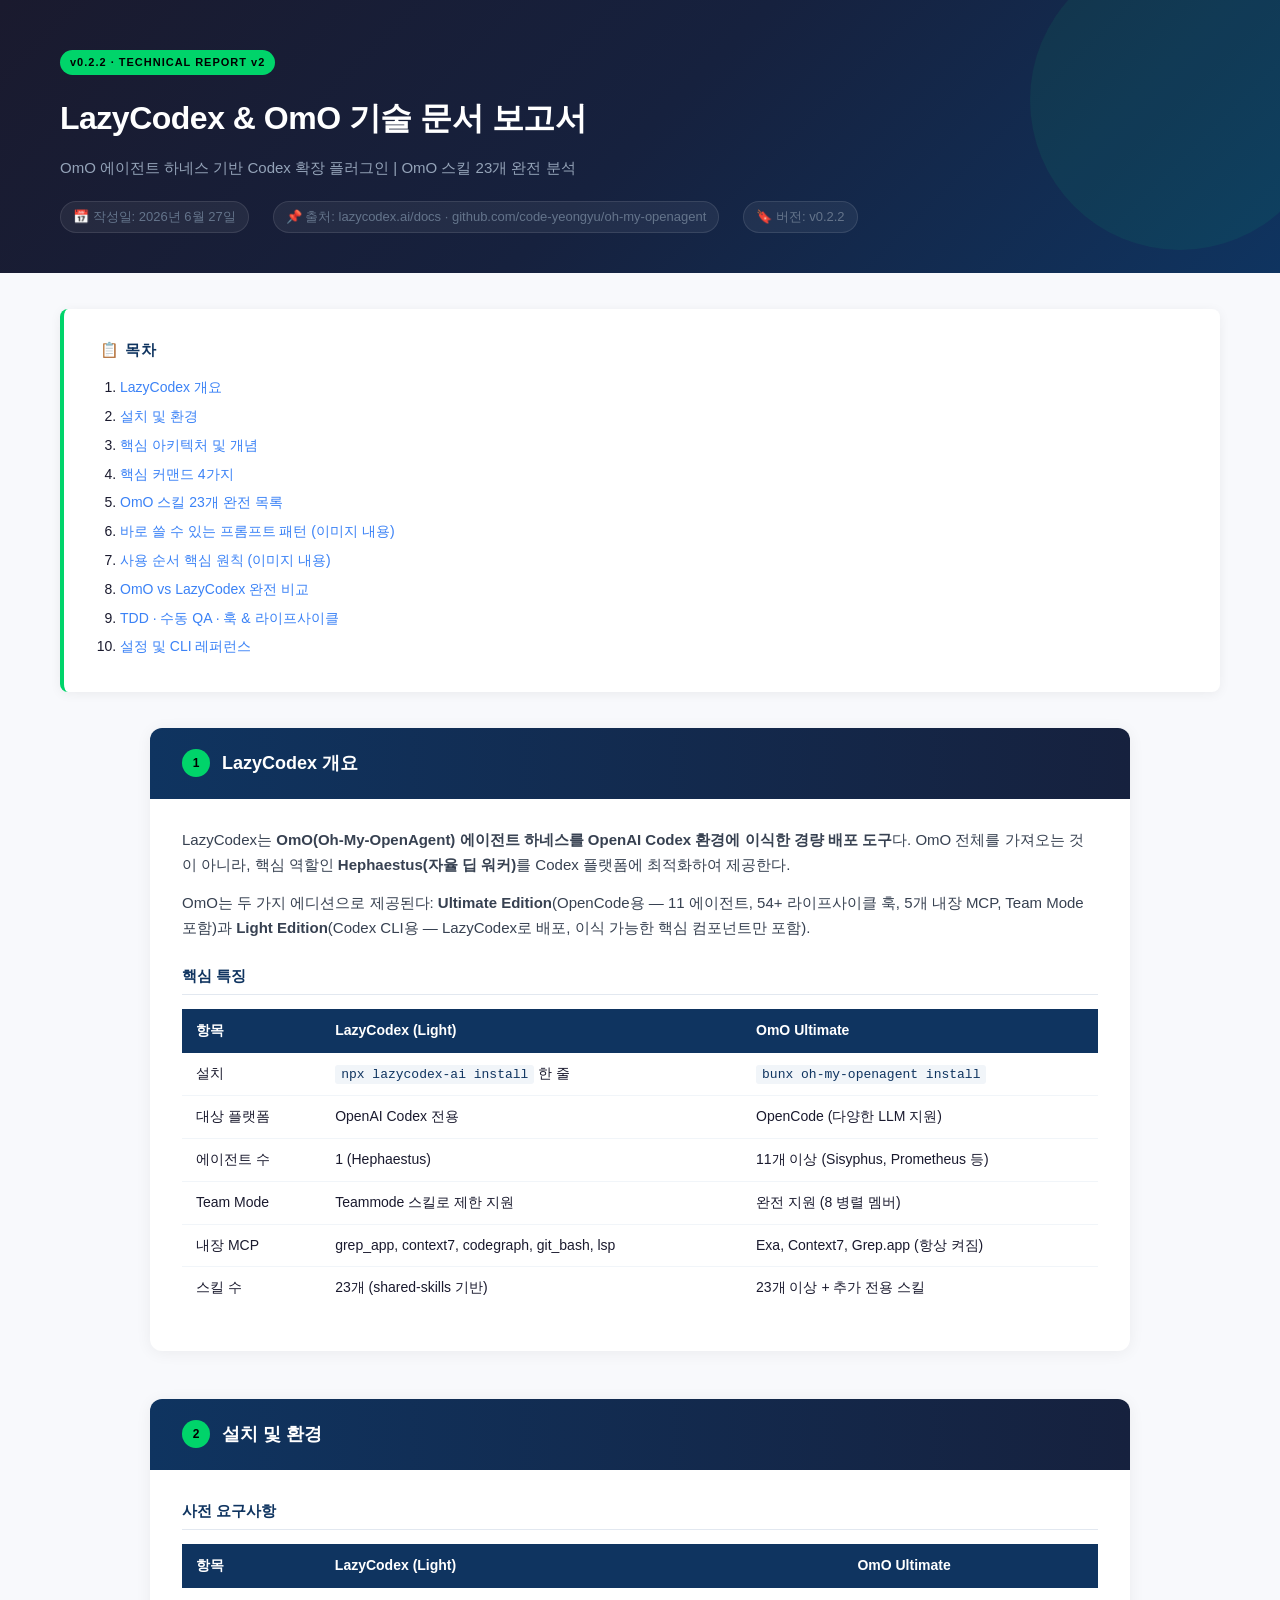
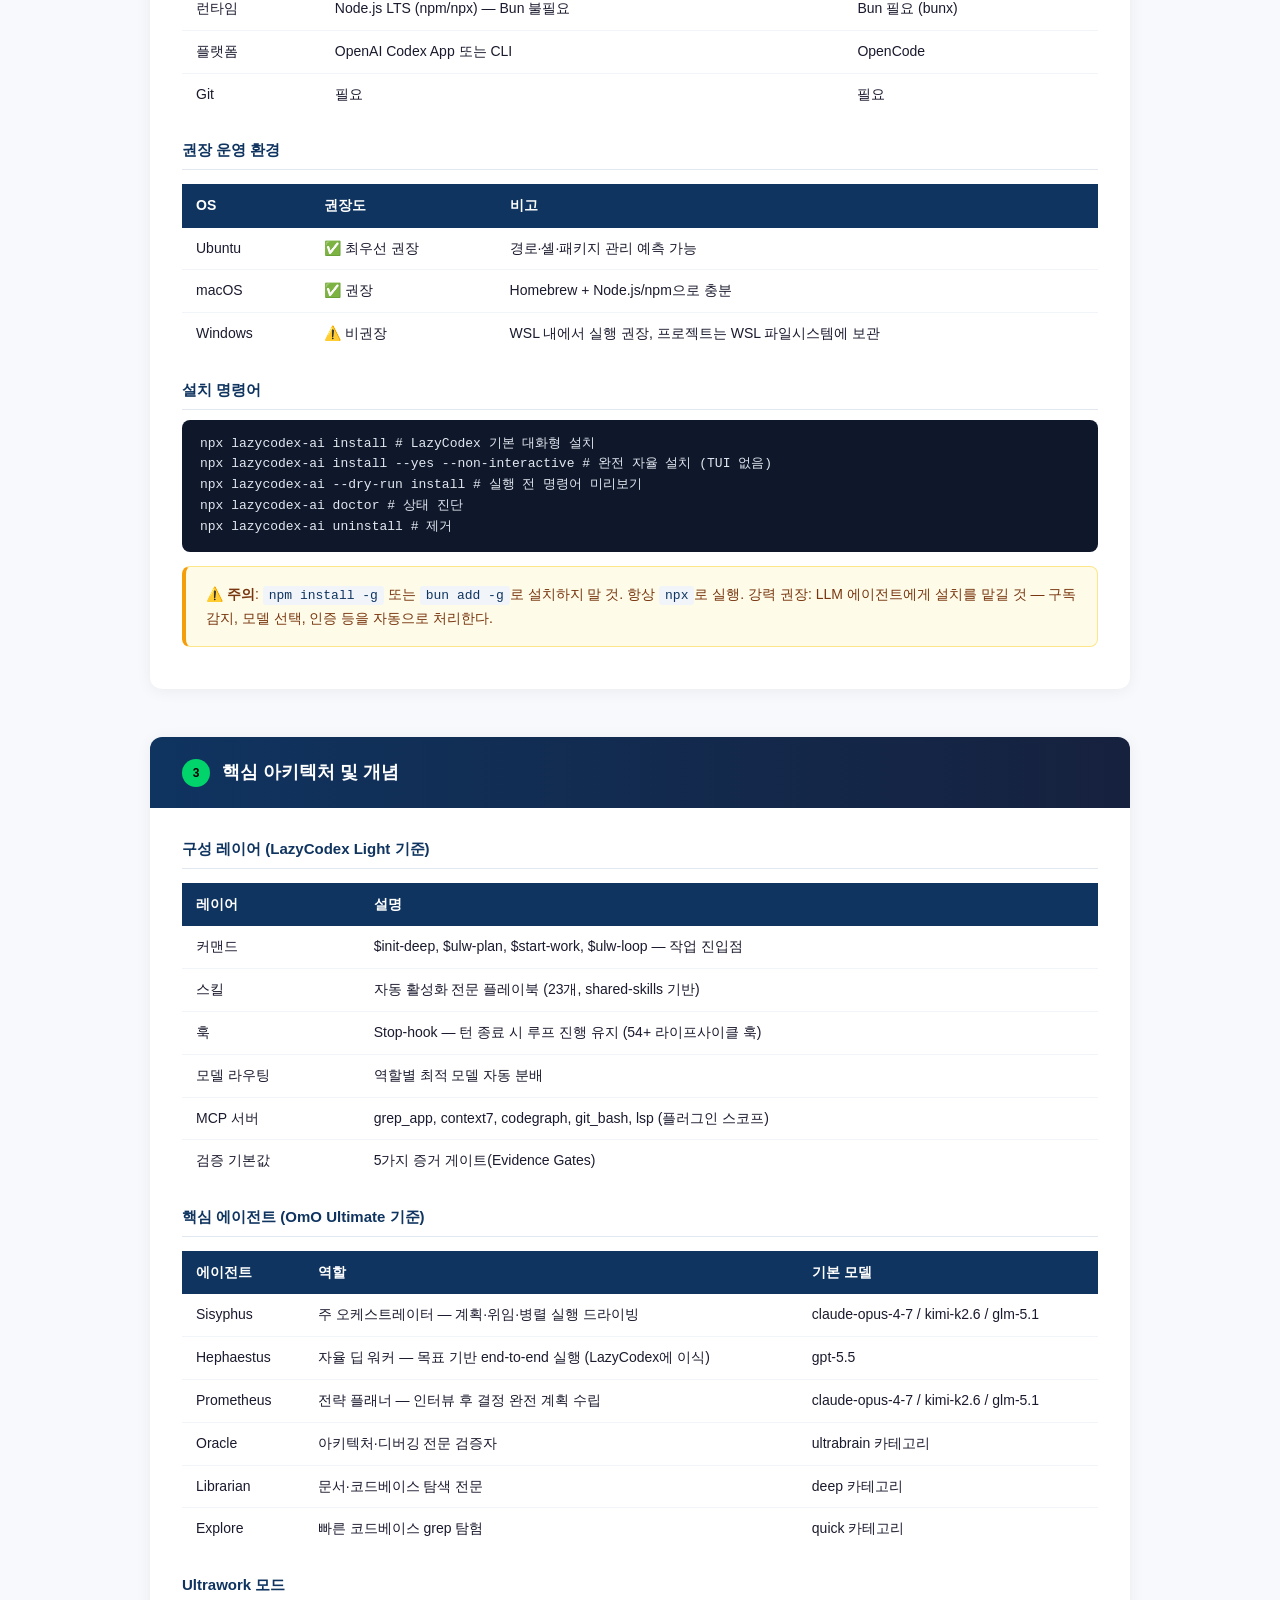
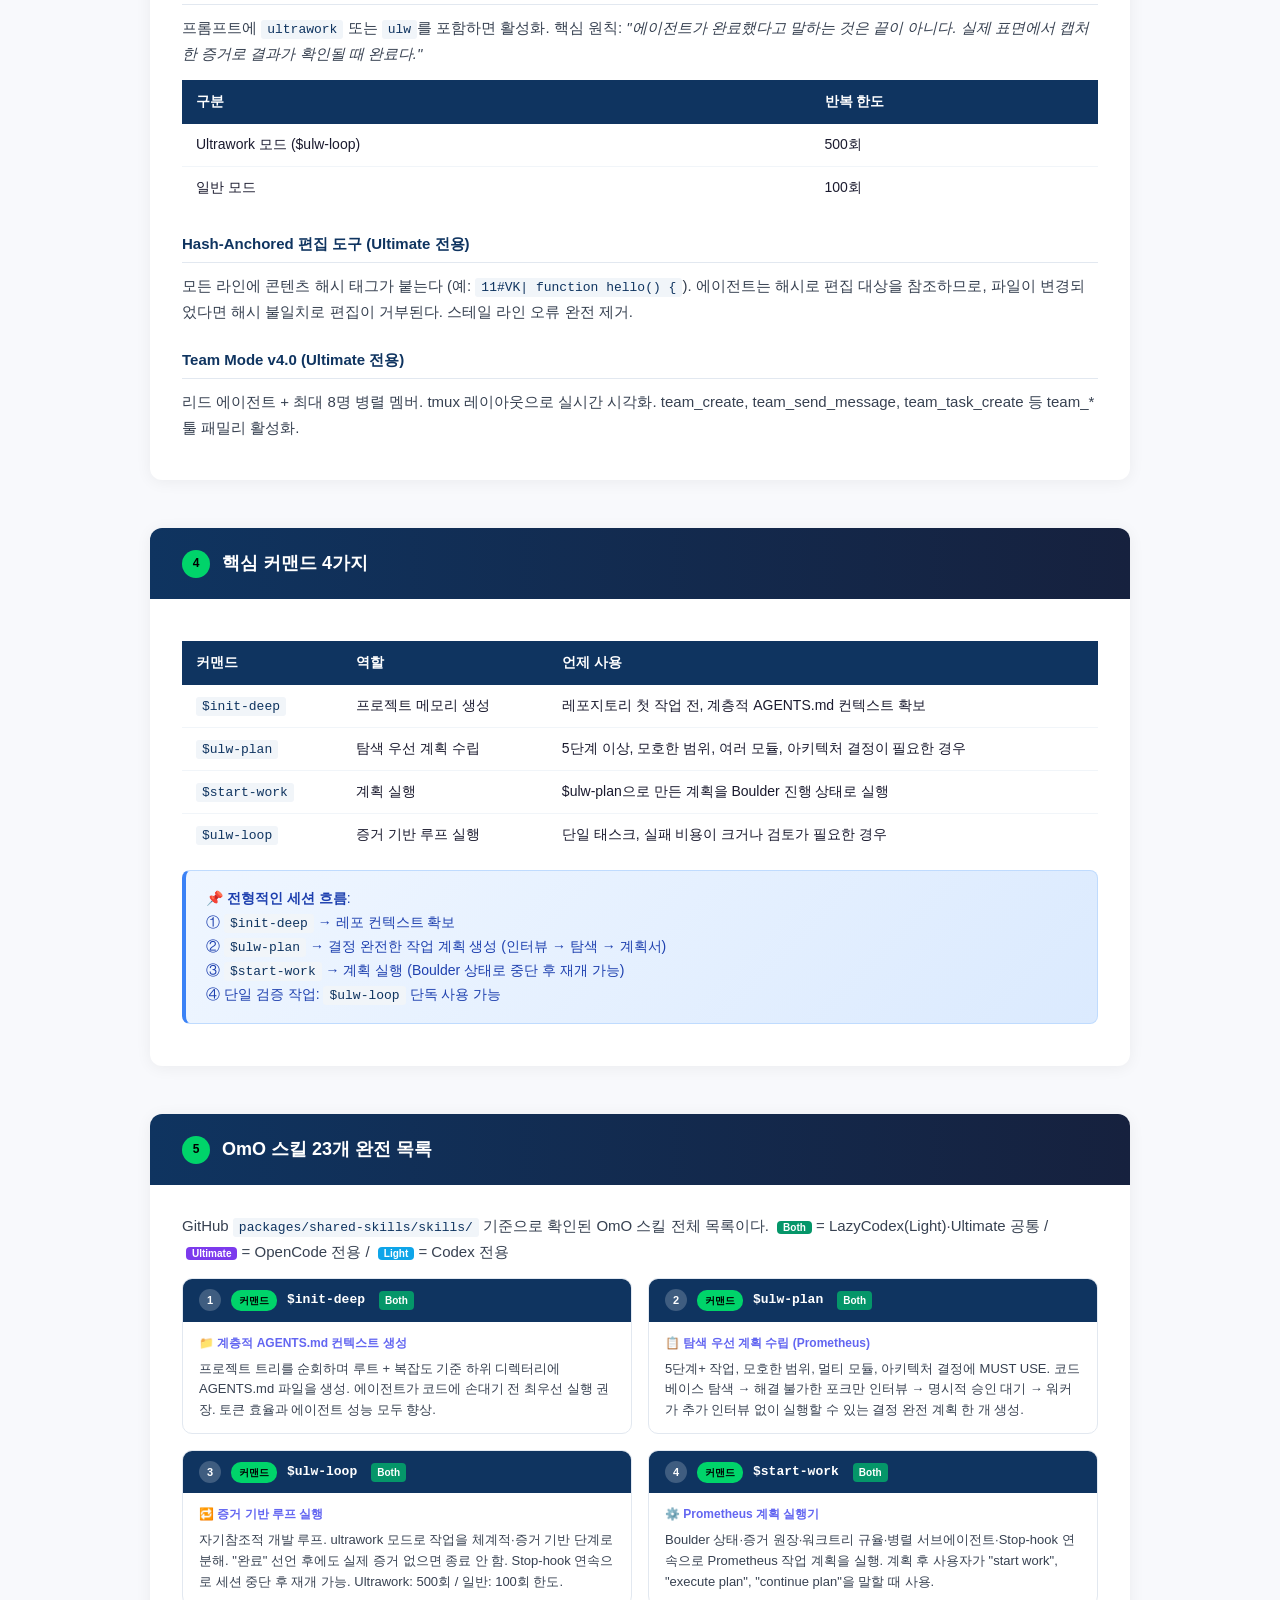
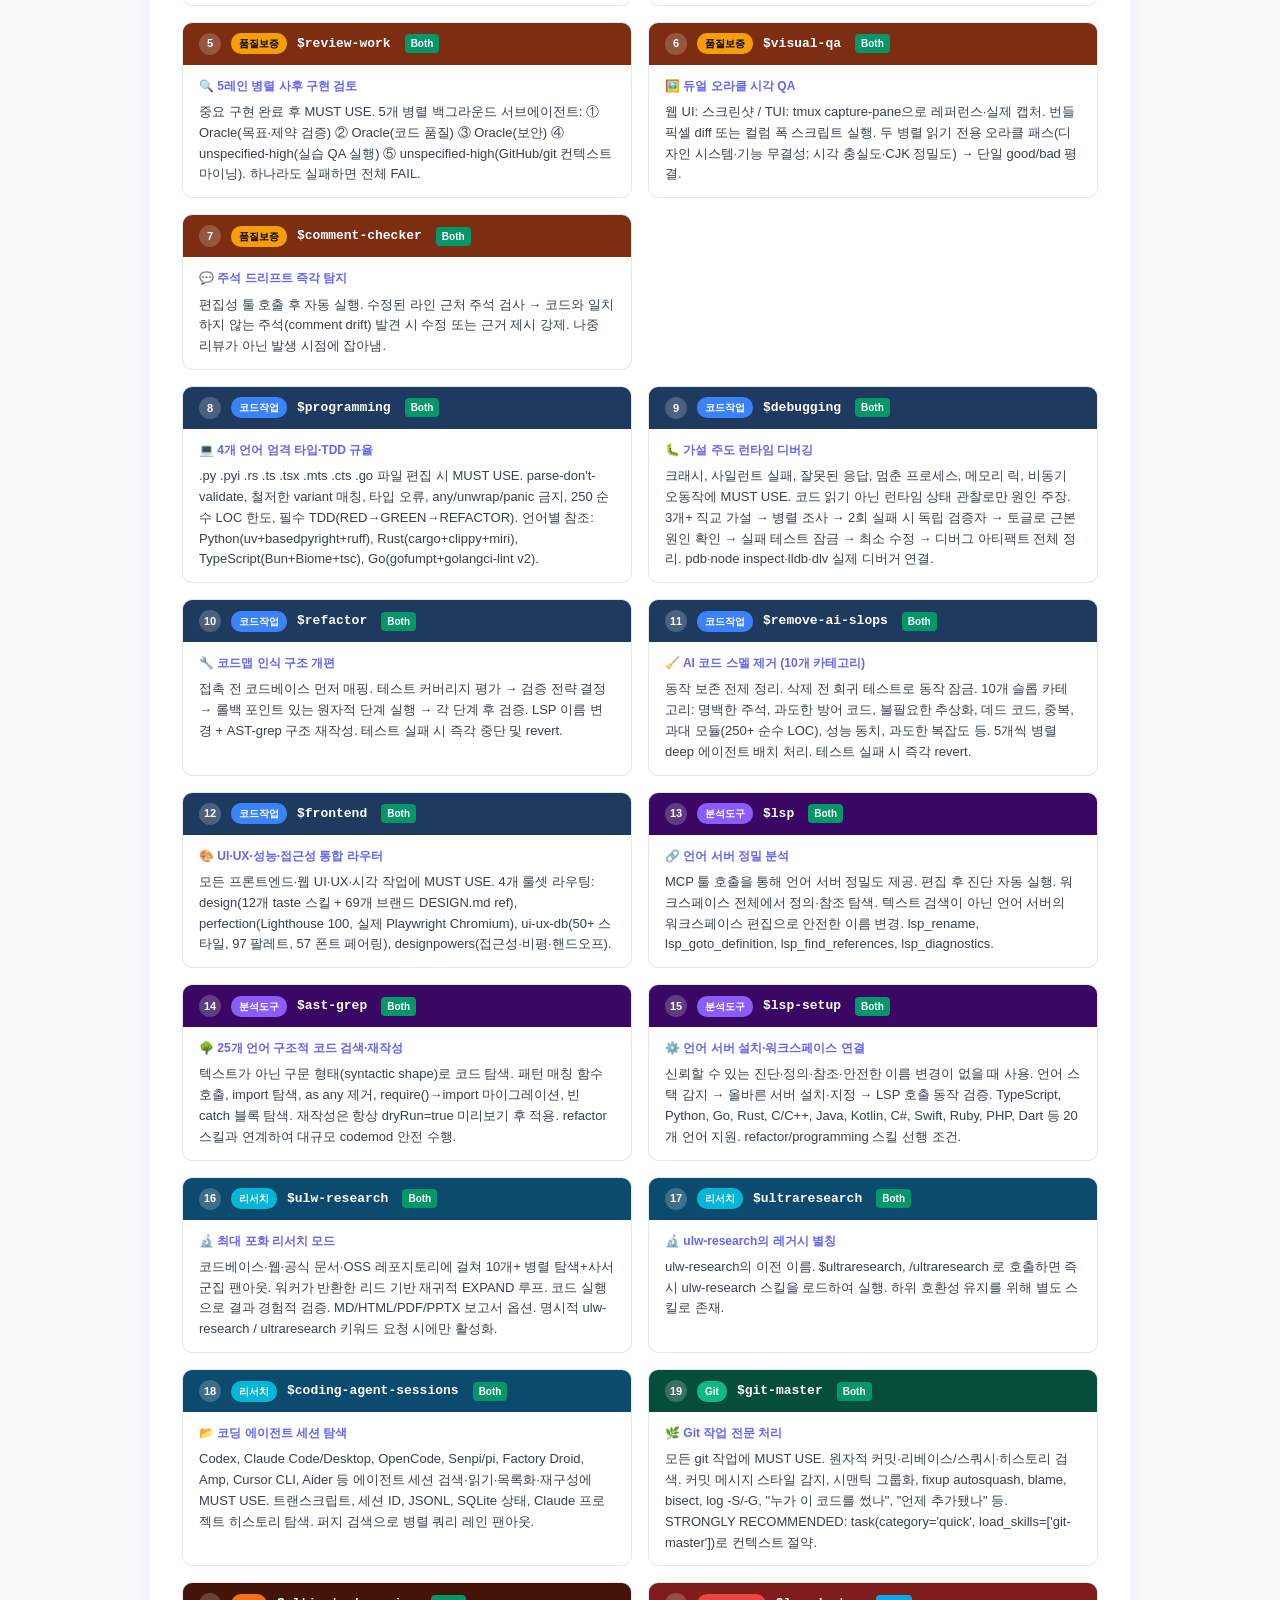
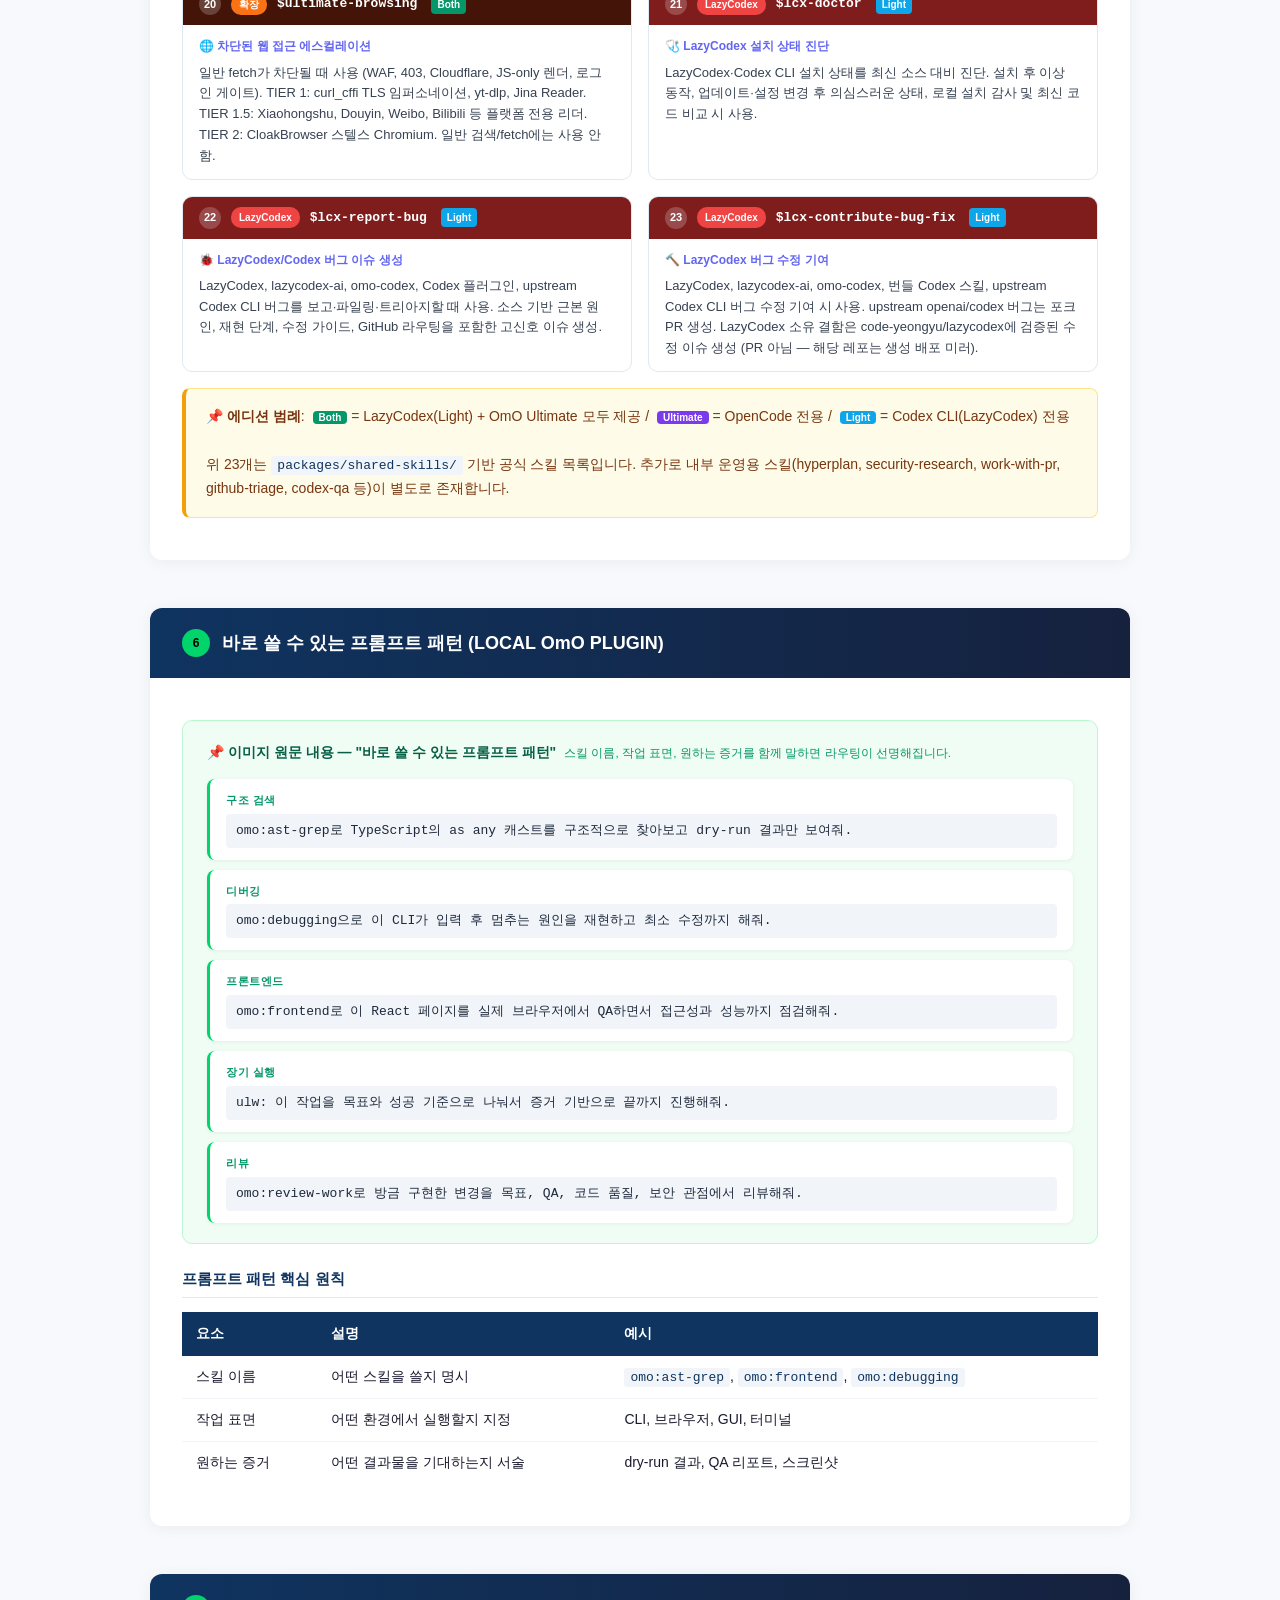
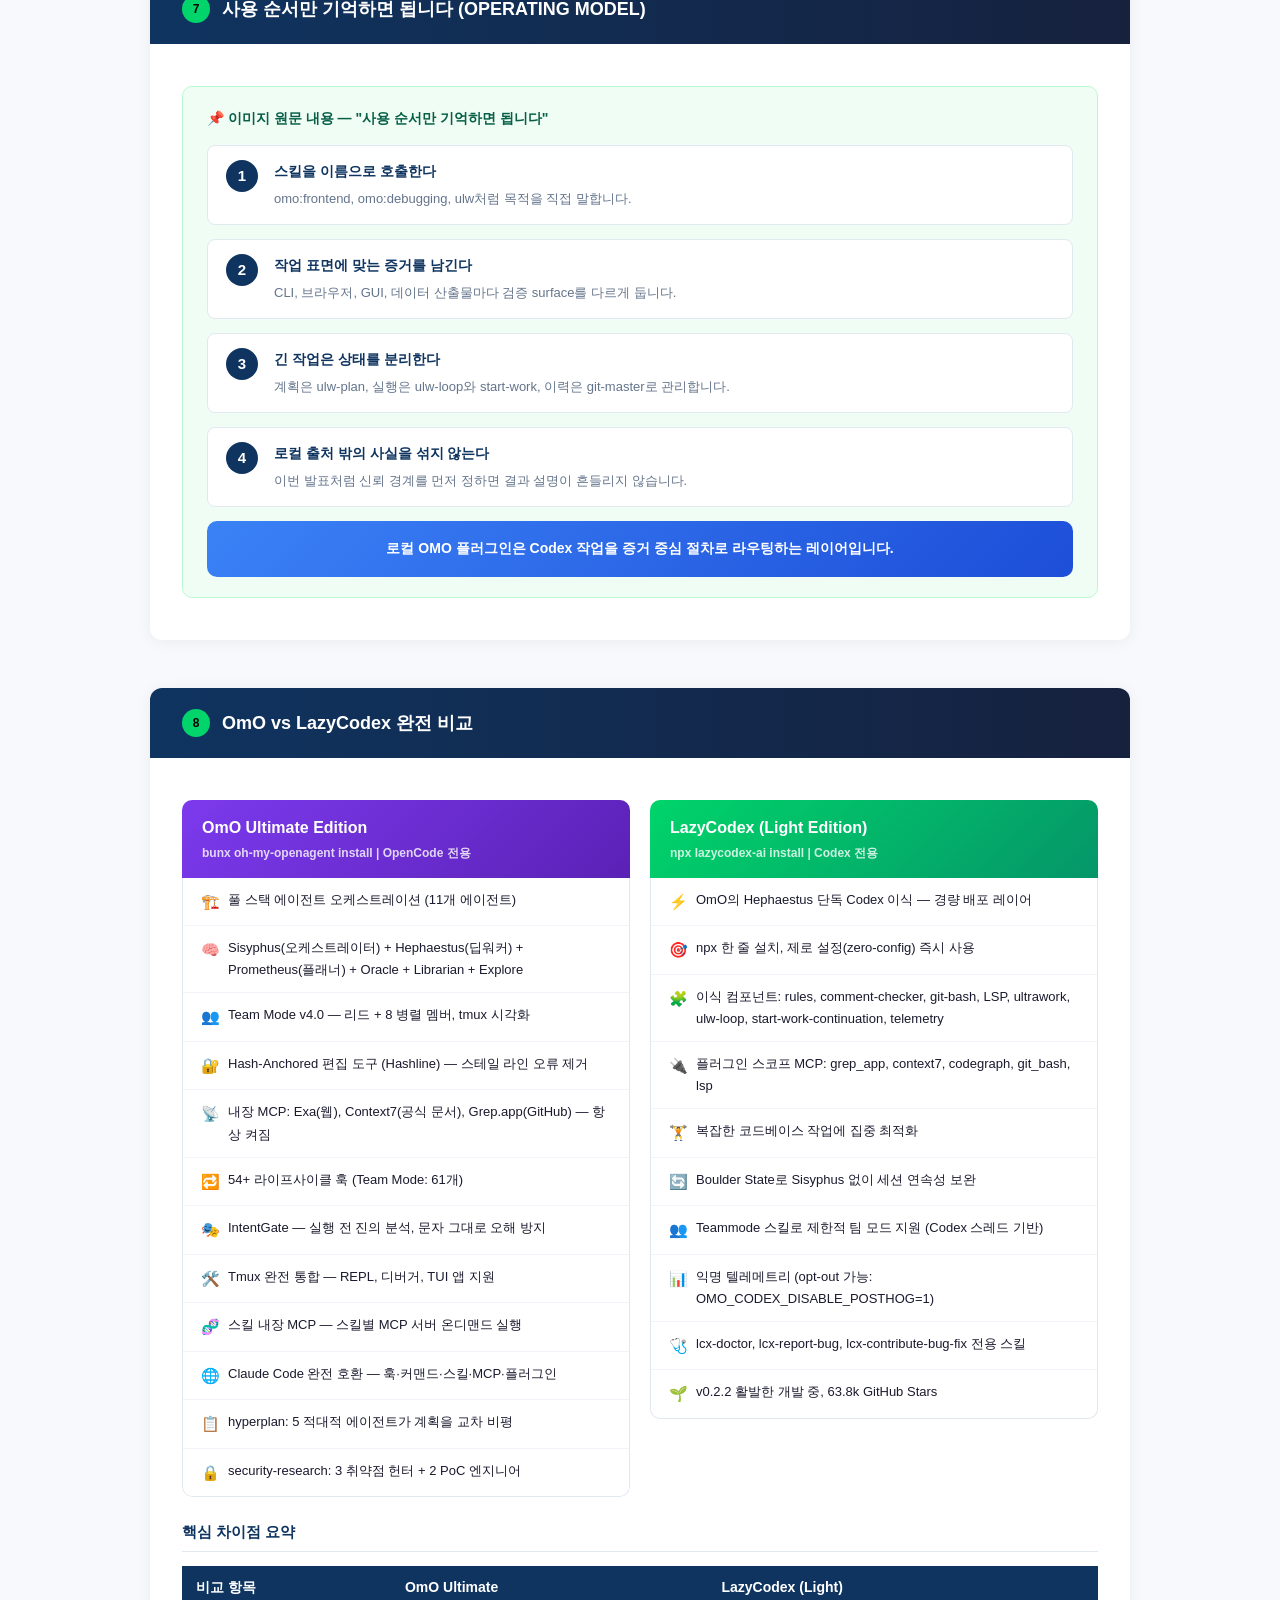
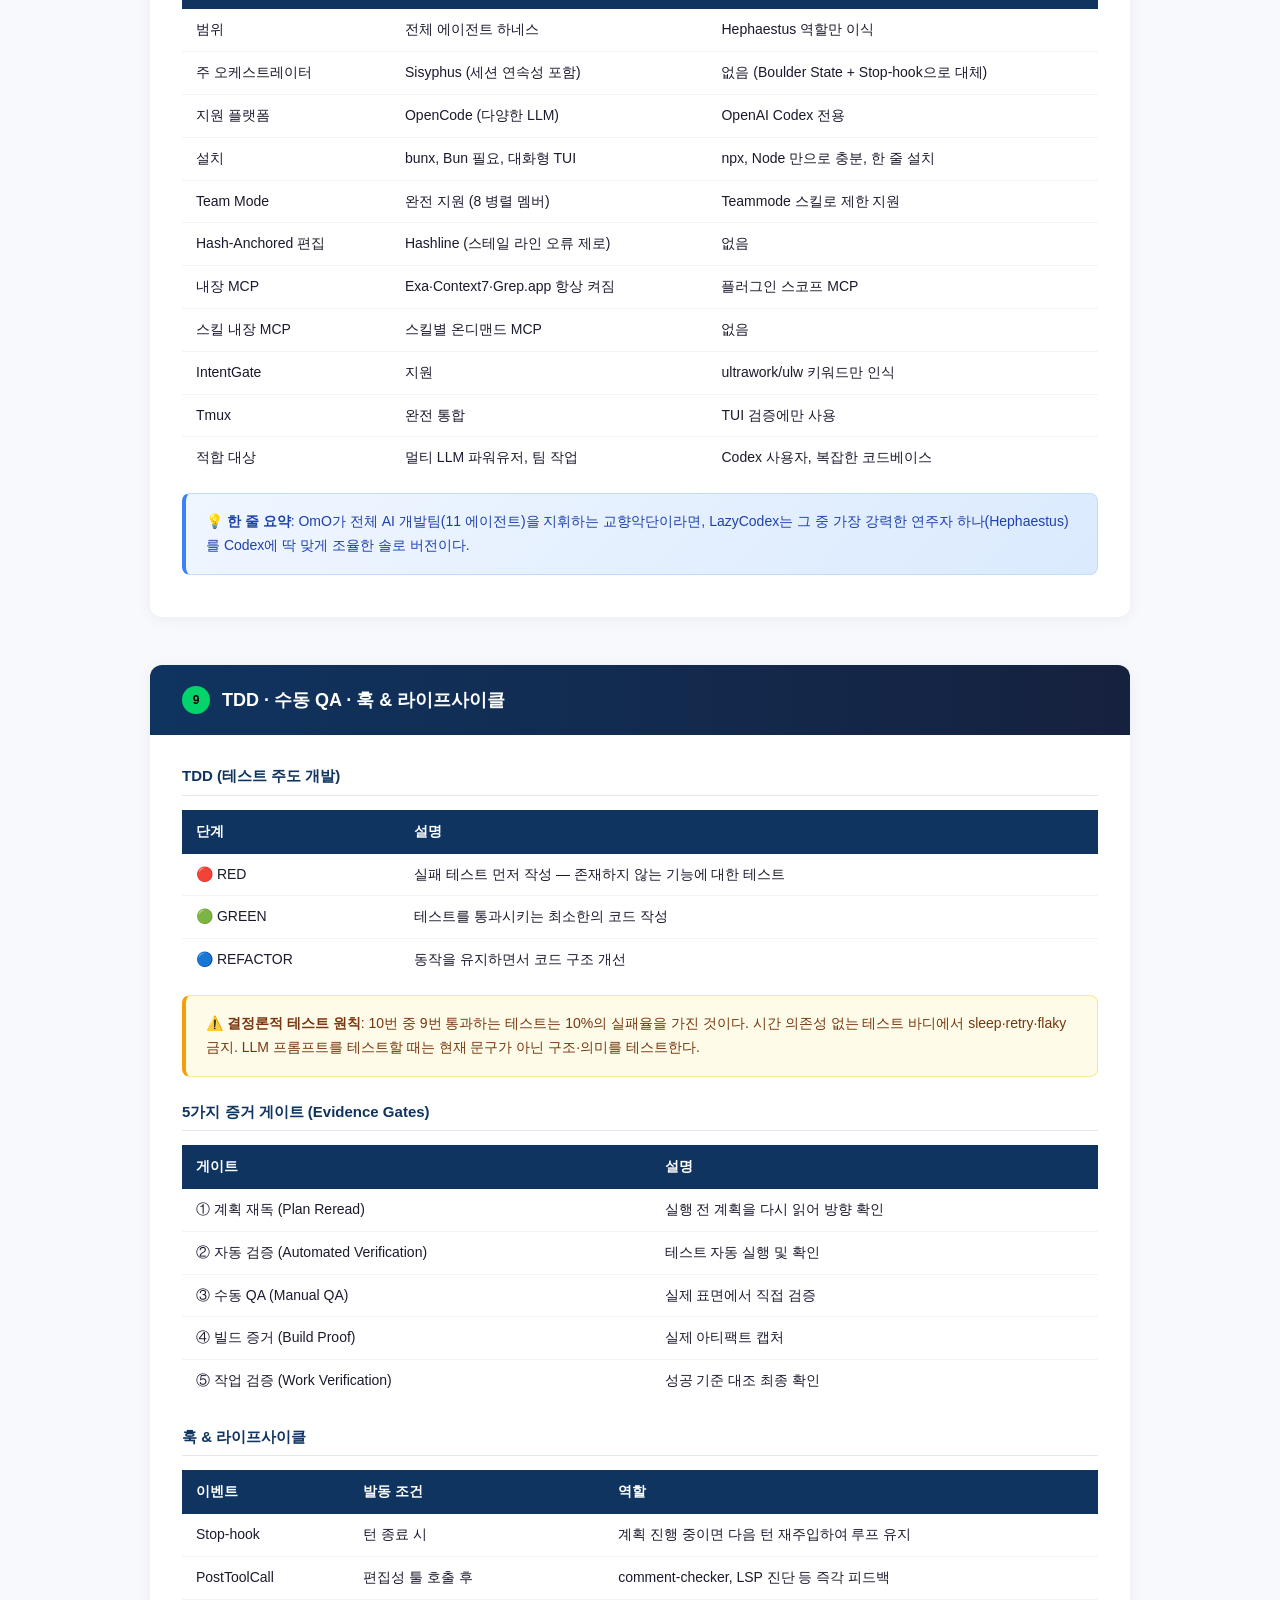
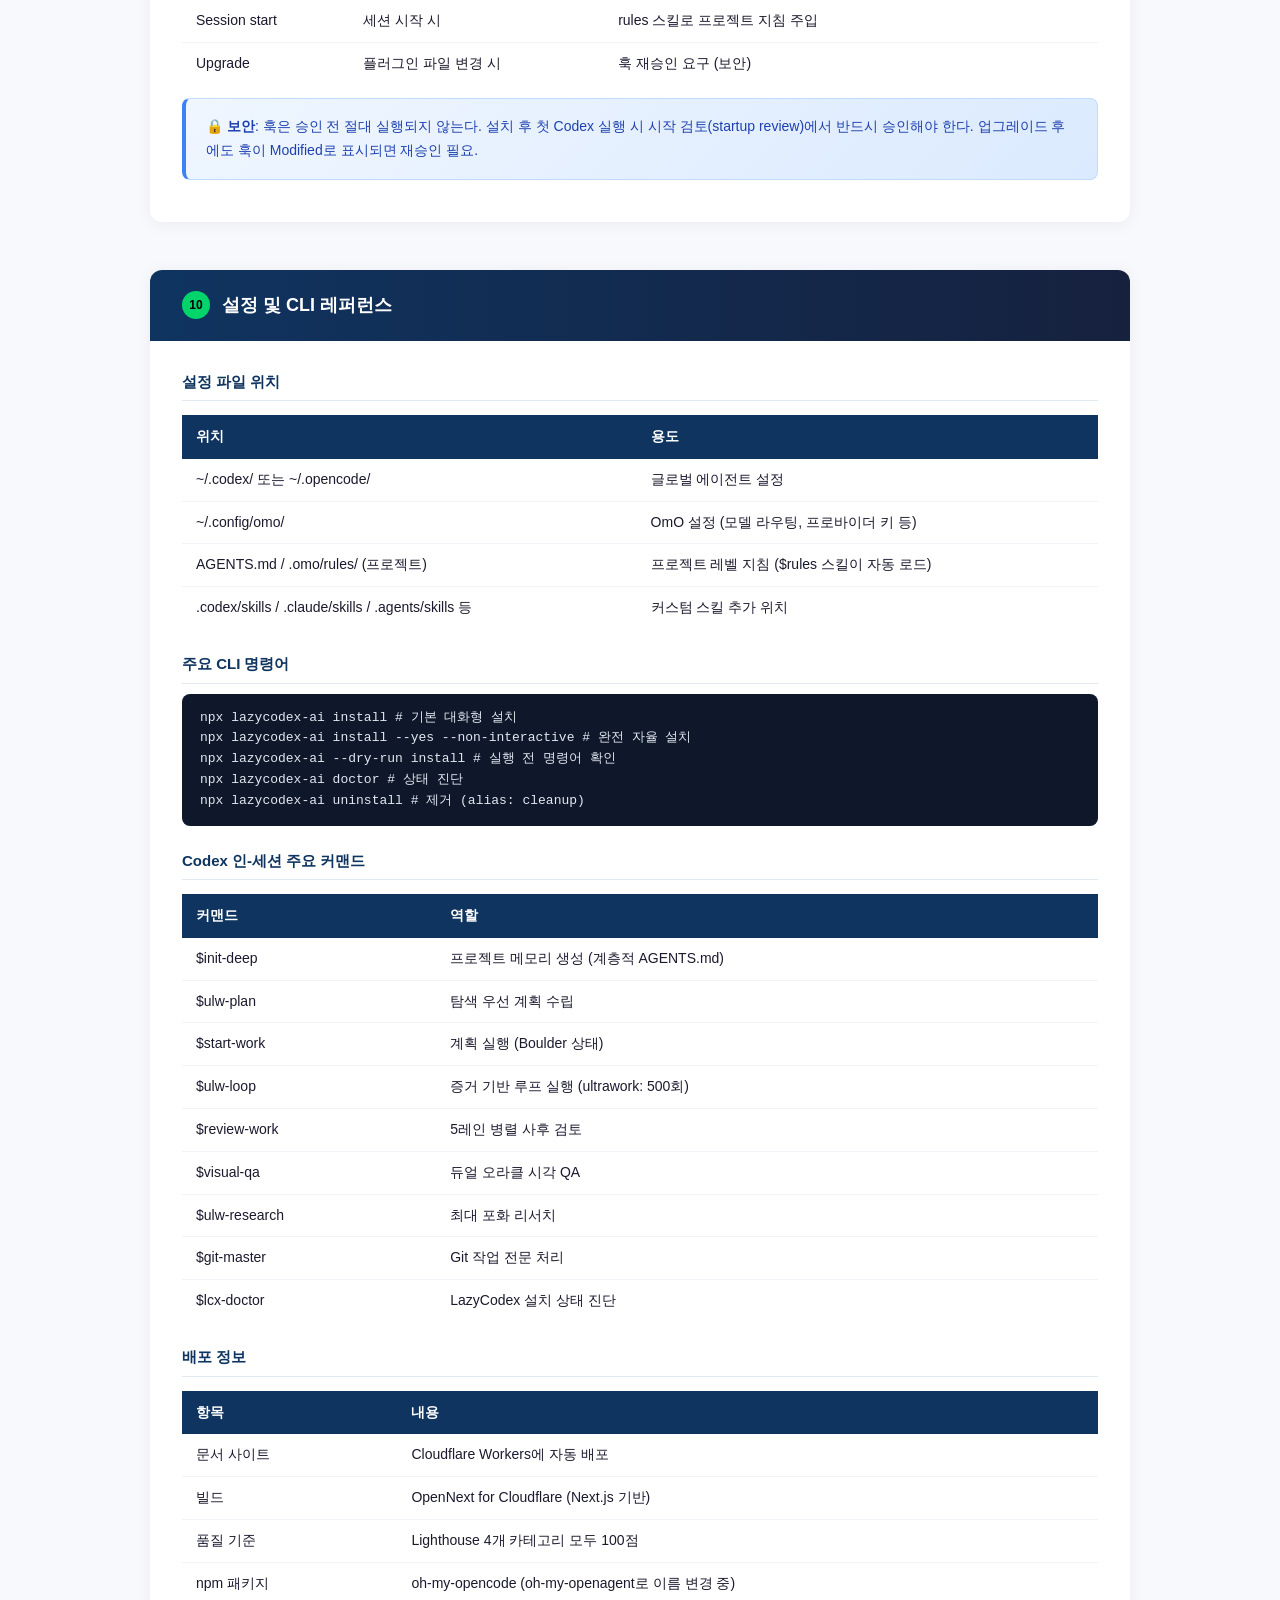
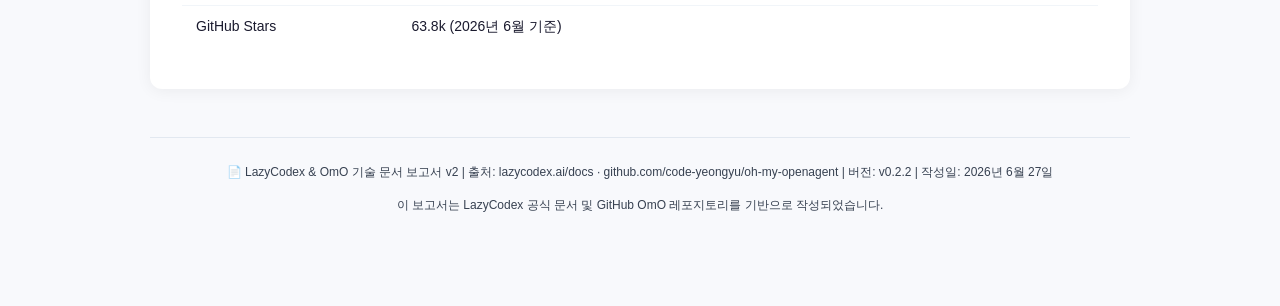
<file: static/yoon-youngmi-gallery/lazycodex-omo-technical-report-v2.html>
<!DOCTYPE html>
<html lang="ko">
<head>
<meta charset="UTF-8">
<meta name="viewport" content="width=device-width,initial-scale=1">
<title>LazyCodex &amp; OmO 기술 문서 보고서 v2</title>
<style>
*{margin:0;padding:0;box-sizing:border-box}
body{font-family:'Malgun Gothic','Apple SD Gothic Neo',sans-serif;font-size:15px;line-height:1.7;color:#1a1a2e;background:#f8f9fc}
header{background:linear-gradient(135deg,#1a1a2e 0%,#16213e 50%,#0f3460 100%);color:#fff;padding:48px 60px 40px;position:relative;overflow:hidden}
header::before{content:'';position:absolute;top:-50px;right:-50px;width:300px;height:300px;background:rgba(0,212,110,0.08);border-radius:50%}
.badge{display:inline-block;background:#00d46a;color:#000;font-size:11px;font-weight:700;padding:3px 10px;border-radius:20px;margin-bottom:16px;letter-spacing:1px}
h1.report-title{font-size:32px;font-weight:800;margin-bottom:10px;letter-spacing:-0.5px}
.subtitle{color:#94a3b8;font-size:15px}
.meta{margin-top:20px;display:flex;gap:24px;flex-wrap:wrap}
.meta span{color:#64748b;font-size:13px;background:rgba(255,255,255,0.06);padding:4px 12px;border-radius:20px;border:1px solid rgba(255,255,255,0.1)}
.toc{background:#fff;border-left:4px solid #00d46a;padding:28px 36px;margin:36px 60px;border-radius:8px;box-shadow:0 2px 12px rgba(0,0,0,0.06)}
.toc h2{font-size:15px;font-weight:700;color:#0f3460;margin-bottom:14px;text-transform:uppercase;letter-spacing:1px}
.toc ol{padding-left:20px}
.toc li{margin:5px 0;font-size:14px}
.toc a{color:#3b82f6;text-decoration:none}
.container{max-width:1100px;margin:0 auto;padding:0 60px 60px}
section{margin-bottom:48px;background:#fff;border-radius:12px;box-shadow:0 2px 16px rgba(0,0,0,0.06);overflow:hidden}
.section-header{background:linear-gradient(90deg,#0f3460,#16213e);color:#fff;padding:20px 32px;display:flex;align-items:center;gap:12px}
.section-header .num{background:#00d46a;color:#000;font-size:12px;font-weight:800;width:28px;height:28px;border-radius:50%;display:flex;align-items:center;justify-content:center;flex-shrink:0}
.section-header h2{font-size:18px;font-weight:700}
.section-body{padding:28px 32px}
h3{font-size:15px;font-weight:700;color:#0f3460;margin:22px 0 10px;padding-bottom:6px;border-bottom:1px solid #e2e8f0}
h3:first-child{margin-top:0}
p{margin-bottom:12px;color:#374151}
table{width:100%;border-collapse:collapse;margin:14px 0;font-size:14px}
th{background:#0f3460;color:#fff;padding:10px 14px;text-align:left;font-weight:600}
td{padding:9px 14px;border-bottom:1px solid #f1f5f9;vertical-align:top}
tr:hover td{background:#f8fafc}
tr:last-child td{border-bottom:none}
.skill-grid{display:grid;grid-template-columns:repeat(auto-fill,minmax(300px,1fr));gap:16px;margin-top:14px}
.skill-card{border:1px solid #e2e8f0;border-radius:10px;overflow:hidden}
.skill-card-header{padding:10px 16px;display:flex;align-items:center;gap:10px}
.skill-card-header .tag{font-size:10px;font-weight:700;padding:2px 8px;border-radius:10px;white-space:nowrap;color:#000}
.tag-cmd{background:#00d46a}.tag-qa{background:#f59e0b}.tag-code{background:#3b82f6;color:#fff!important}.tag-tool{background:#8b5cf6;color:#fff!important}.tag-research{background:#06b6d4;color:#fff!important}.tag-git{background:#10b981;color:#fff!important}.tag-lcx{background:#ef4444;color:#fff!important}.tag-ult{background:#f97316;color:#fff!important}.tag-new{background:#ec4899;color:#fff!important}
.skill-card-header .card-head-bg-cmd{background:#0f3460}.skill-card-header .card-head-bg-qa{background:#7c2d12}.skill-card-header .card-head-bg-code{background:#1e3a5f}.skill-card-header .card-head-bg-tool{background:#3b0764}.skill-card-header .card-head-bg-research{background:#0c4a6e}.skill-card-header .card-head-bg-git{background:#064e3b}.skill-card-header .card-head-bg-lcx{background:#7f1d1d}.skill-card-header .card-head-bg-ult{background:#431407}.skill-card-header .card-head-bg-new{background:#831843}
.skill-card-header{color:#fff}
.skill-name{font-size:13px;font-weight:700;font-family:monospace}
.skill-card-body{padding:12px 16px;font-size:13px;color:#374151;line-height:1.6}
.skill-card-body .use{font-weight:600;margin-bottom:6px;font-size:12px;color:#6366f1}
.skill-num{background:rgba(255,255,255,0.2);font-size:11px;font-weight:800;width:22px;height:22px;border-radius:50%;display:flex;align-items:center;justify-content:center;flex-shrink:0}
.compare-grid{display:grid;grid-template-columns:1fr 1fr;gap:20px;margin-top:14px}
.compare-box{border-radius:10px;overflow:hidden}
.compare-head{color:#fff;padding:14px 20px;font-size:16px;font-weight:700}
.compare-head span{font-size:12px;opacity:0.8;display:block;margin-top:2px}
.compare-head-omo{background:linear-gradient(135deg,#7c3aed,#5b21b6)}
.compare-head-lazy{background:linear-gradient(135deg,#00d46a,#059669)}
.compare-items{border:1px solid #e2e8f0;border-top:none;border-radius:0 0 10px 10px}
.compare-item{padding:11px 18px;border-bottom:1px solid #f1f5f9;font-size:13px;display:flex;gap:8px}
.compare-item:last-child{border-bottom:none}
.compare-item .icon{font-size:15px;flex-shrink:0}
.highlight-box{background:linear-gradient(135deg,#eff6ff,#dbeafe);border:1px solid #bfdbfe;border-left:4px solid #3b82f6;border-radius:8px;padding:16px 20px;margin:14px 0;font-size:14px;color:#1e40af}
.warn-box{background:#fefce8;border:1px solid #fde68a;border-left:4px solid #f59e0b;border-radius:8px;padding:16px 20px;margin:14px 0;font-size:14px;color:#78350f}
.image-section{background:#f0fdf4;border:1px solid #bbf7d0;border-radius:10px;padding:20px 24px;margin:14px 0}
.image-title{font-size:14px;font-weight:700;color:#065f46;margin-bottom:14px;display:flex;align-items:center;gap:8px}
.prompt-list{display:flex;flex-direction:column;gap:10px}
.prompt-item{background:#fff;border-radius:8px;padding:12px 16px;border-left:3px solid #00d46a;box-shadow:0 1px 4px rgba(0,0,0,0.06)}
.prompt-item .label{font-size:11px;font-weight:700;color:#059669;margin-bottom:4px;text-transform:uppercase;letter-spacing:0.5px}
.prompt-item .cmd{font-family:monospace;font-size:13px;color:#1e293b;background:#f1f5f9;padding:6px 10px;border-radius:4px;display:block;margin-top:4px}
.order-item{display:flex;gap:16px;margin-bottom:14px;background:#fff;border-radius:8px;padding:14px 18px;border:1px solid #e2e8f0}
.step-num{background:#0f3460;color:#fff;font-weight:800;width:32px;height:32px;border-radius:50%;display:flex;align-items:center;justify-content:center;font-size:15px;flex-shrink:0}
.step-title{font-weight:700;color:#0f3460;font-size:14px;margin-bottom:4px}
.step-desc{font-size:13px;color:#64748b}
.cta-box{background:linear-gradient(135deg,#3b82f6,#1d4ed8);color:#fff;border-radius:10px;padding:16px 24px;text-align:center;font-size:14px;font-weight:600;margin-top:14px}
code{font-family:monospace;background:#f1f5f9;padding:2px 6px;border-radius:3px;font-size:13px;color:#0f3460}
pre{background:#0f172a;color:#e2e8f0;padding:14px 18px;border-radius:8px;font-size:13px;overflow-x:auto;margin:10px 0;line-height:1.6}
footer{text-align:center;color:#94a3b8;font-size:12px;padding:24px;margin-top:20px;border-top:1px solid #e2e8f0}
.edition-badge-ult{background:#7c3aed;color:#fff;font-size:10px;padding:1px 6px;border-radius:4px;margin-left:4px;font-weight:700}
.edition-badge-both{background:#059669;color:#fff;font-size:10px;padding:1px 6px;border-radius:4px;margin-left:4px;font-weight:700}
.edition-badge-light{background:#0ea5e9;color:#fff;font-size:10px;padding:1px 6px;border-radius:4px;margin-left:4px;font-weight:700}
@media(max-width:768px){header{padding:32px 24px}.container{padding:0 16px 40px}.toc{margin:24px 16px}.compare-grid{grid-template-columns:1fr}}
</style>
</head>
<body><header>
<div class="badge">v0.2.2 · TECHNICAL REPORT v2</div>
<h1 class="report-title">LazyCodex &amp; OmO 기술 문서 보고서</h1>
<p class="subtitle">OmO 에이전트 하네스 기반 Codex 확장 플러그인 | OmO 스킬 23개 완전 분석</p>
<div class="meta">
 <span>📅 작성일: 2026년 6월 27일</span>
 <span>📌 출처: lazycodex.ai/docs · github.com/code-yeongyu/oh-my-openagent</span>
 <span>🔖 버전: v0.2.2</span>
</div>
</header>
<div class="toc">
<h2>📋 목차</h2>
<ol>
 <li><a href="#s1">LazyCodex 개요</a></li>
 <li><a href="#s2">설치 및 환경</a></li>
 <li><a href="#s3">핵심 아키텍처 및 개념</a></li>
 <li><a href="#s4">핵심 커맨드 4가지</a></li>
 <li><a href="#s5">OmO 스킬 23개 완전 목록</a></li>
 <li><a href="#s6">바로 쓸 수 있는 프롬프트 패턴 (이미지 내용)</a></li>
 <li><a href="#s7">사용 순서 핵심 원칙 (이미지 내용)</a></li>
 <li><a href="#s8">OmO vs LazyCodex 완전 비교</a></li>
 <li><a href="#s9">TDD · 수동 QA · 훅 &amp; 라이프사이클</a></li>
 <li><a href="#s10">설정 및 CLI 레퍼런스</a></li>
</ol>
</div>
<div class="container"><section id="s1"><div class="section-header"><div class="num">1</div><h2>LazyCodex 개요</h2></div><div class="section-body">
<p>LazyCodex는 <strong>OmO(Oh-My-OpenAgent) 에이전트 하네스를 OpenAI Codex 환경에 이식한 경량 배포 도구</strong>다. OmO 전체를 가져오는 것이 아니라, 핵심 역할인 <strong>Hephaestus(자율 딥 워커)</strong>를 Codex 플랫폼에 최적화하여 제공한다.</p>
<p>OmO는 두 가지 에디션으로 제공된다: <strong>Ultimate Edition</strong>(OpenCode용 — 11 에이전트, 54+ 라이프사이클 훅, 5개 내장 MCP, Team Mode 포함)과 <strong>Light Edition</strong>(Codex CLI용 — LazyCodex로 배포, 이식 가능한 핵심 컴포넌트만 포함).</p>
<h3>핵심 특징</h3>
<table>
<tr><th>항목</th><th>LazyCodex (Light)</th><th>OmO Ultimate</th></tr>
<tr><td>설치</td><td><code>npx lazycodex-ai install</code> 한 줄</td><td><code>bunx oh-my-openagent install</code></td></tr>
<tr><td>대상 플랫폼</td><td>OpenAI Codex 전용</td><td>OpenCode (다양한 LLM 지원)</td></tr>
<tr><td>에이전트 수</td><td>1 (Hephaestus)</td><td>11개 이상 (Sisyphus, Prometheus 등)</td></tr>
<tr><td>Team Mode</td><td>Teammode 스킬로 제한 지원</td><td>완전 지원 (8 병렬 멤버)</td></tr>
<tr><td>내장 MCP</td><td>grep_app, context7, codegraph, git_bash, lsp</td><td>Exa, Context7, Grep.app (항상 켜짐)</td></tr>
<tr><td>스킬 수</td><td>23개 (shared-skills 기반)</td><td>23개 이상 + 추가 전용 스킬</td></tr>
</table>
</div></section><section id="s2"><div class="section-header"><div class="num">2</div><h2>설치 및 환경</h2></div><div class="section-body">
<h3>사전 요구사항</h3>
<table>
<tr><th>항목</th><th>LazyCodex (Light)</th><th>OmO Ultimate</th></tr>
<tr><td>런타임</td><td>Node.js LTS (npm/npx) — Bun 불필요</td><td>Bun 필요 (bunx)</td></tr>
<tr><td>플랫폼</td><td>OpenAI Codex App 또는 CLI</td><td>OpenCode</td></tr>
<tr><td>Git</td><td>필요</td><td>필요</td></tr>
</table>
<h3>권장 운영 환경</h3>
<table>
<tr><th>OS</th><th>권장도</th><th>비고</th></tr>
<tr><td>Ubuntu</td><td>✅ 최우선 권장</td><td>경로·셸·패키지 관리 예측 가능</td></tr>
<tr><td>macOS</td><td>✅ 권장</td><td>Homebrew + Node.js/npm으로 충분</td></tr>
<tr><td>Windows</td><td>⚠️ 비권장</td><td>WSL 내에서 실행 권장, 프로젝트는 WSL 파일시스템에 보관</td></tr>
</table>
<h3>설치 명령어</h3>
<pre>npx lazycodex-ai install # LazyCodex 기본 대화형 설치
npx lazycodex-ai install --yes --non-interactive # 완전 자율 설치 (TUI 없음)
npx lazycodex-ai --dry-run install # 실행 전 명령어 미리보기
npx lazycodex-ai doctor # 상태 진단
npx lazycodex-ai uninstall # 제거</pre>
<div class="warn-box">⚠️ <strong>주의</strong>: <code>npm install -g</code> 또는 <code>bun add -g</code>로 설치하지 말 것. 항상 <code>npx</code>로 실행. 강력 권장: LLM 에이전트에게 설치를 맡길 것 — 구독 감지, 모델 선택, 인증 등을 자동으로 처리한다.</div>
</div></section><section id="s3"><div class="section-header"><div class="num">3</div><h2>핵심 아키텍처 및 개념</h2></div><div class="section-body">
<h3>구성 레이어 (LazyCodex Light 기준)</h3>
<table>
<tr><th>레이어</th><th>설명</th></tr>
<tr><td>커맨드</td><td>$init-deep, $ulw-plan, $start-work, $ulw-loop — 작업 진입점</td></tr>
<tr><td>스킬</td><td>자동 활성화 전문 플레이북 (23개, shared-skills 기반)</td></tr>
<tr><td>훅</td><td>Stop-hook — 턴 종료 시 루프 진행 유지 (54+ 라이프사이클 훅)</td></tr>
<tr><td>모델 라우팅</td><td>역할별 최적 모델 자동 분배</td></tr>
<tr><td>MCP 서버</td><td>grep_app, context7, codegraph, git_bash, lsp (플러그인 스코프)</td></tr>
<tr><td>검증 기본값</td><td>5가지 증거 게이트(Evidence Gates)</td></tr>
</table>
<h3>핵심 에이전트 (OmO Ultimate 기준)</h3>
<table>
<tr><th>에이전트</th><th>역할</th><th>기본 모델</th></tr>
<tr><td>Sisyphus</td><td>주 오케스트레이터 — 계획·위임·병렬 실행 드라이빙</td><td>claude-opus-4-7 / kimi-k2.6 / glm-5.1</td></tr>
<tr><td>Hephaestus</td><td>자율 딥 워커 — 목표 기반 end-to-end 실행 (LazyCodex에 이식)</td><td>gpt-5.5</td></tr>
<tr><td>Prometheus</td><td>전략 플래너 — 인터뷰 후 결정 완전 계획 수립</td><td>claude-opus-4-7 / kimi-k2.6 / glm-5.1</td></tr>
<tr><td>Oracle</td><td>아키텍처·디버깅 전문 검증자</td><td>ultrabrain 카테고리</td></tr>
<tr><td>Librarian</td><td>문서·코드베이스 탐색 전문</td><td>deep 카테고리</td></tr>
<tr><td>Explore</td><td>빠른 코드베이스 grep 탐험</td><td>quick 카테고리</td></tr>
</table>
<h3>Ultrawork 모드</h3>
<p>프롬프트에 <code>ultrawork</code> 또는 <code>ulw</code>를 포함하면 활성화. 핵심 원칙: <em>"에이전트가 완료했다고 말하는 것은 끝이 아니다. 실제 표면에서 캡처한 증거로 결과가 확인될 때 완료다."</em></p>
<table>
<tr><th>구분</th><th>반복 한도</th></tr>
<tr><td>Ultrawork 모드 ($ulw-loop)</td><td>500회</td></tr>
<tr><td>일반 모드</td><td>100회</td></tr>
</table>
<h3>Hash-Anchored 편집 도구 (Ultimate 전용)</h3>
<p>모든 라인에 콘텐츠 해시 태그가 붙는다 (예: <code>11#VK| function hello() {</code>). 에이전트는 해시로 편집 대상을 참조하므로, 파일이 변경되었다면 해시 불일치로 편집이 거부된다. 스테일 라인 오류 완전 제거.</p>
<h3>Team Mode v4.0 (Ultimate 전용)</h3>
<p>리드 에이전트 + 최대 8명 병렬 멤버. tmux 레이아웃으로 실시간 시각화. team_create, team_send_message, team_task_create 등 team_* 툴 패밀리 활성화.</p>
</div></section><section id="s4"><div class="section-header"><div class="num">4</div><h2>핵심 커맨드 4가지</h2></div><div class="section-body">
<table>
<tr><th>커맨드</th><th>역할</th><th>언제 사용</th></tr>
<tr><td><code>$init-deep</code></td><td>프로젝트 메모리 생성</td><td>레포지토리 첫 작업 전, 계층적 AGENTS.md 컨텍스트 확보</td></tr>
<tr><td><code>$ulw-plan</code></td><td>탐색 우선 계획 수립</td><td>5단계 이상, 모호한 범위, 여러 모듈, 아키텍처 결정이 필요한 경우</td></tr>
<tr><td><code>$start-work</code></td><td>계획 실행</td><td>$ulw-plan으로 만든 계획을 Boulder 진행 상태로 실행</td></tr>
<tr><td><code>$ulw-loop</code></td><td>증거 기반 루프 실행</td><td>단일 태스크, 실패 비용이 크거나 검토가 필요한 경우</td></tr>
</table>
<div class="highlight-box">📌 <strong>전형적인 세션 흐름</strong>:<br>
① <code>$init-deep</code> → 레포 컨텍스트 확보<br>
② <code>$ulw-plan</code> → 결정 완전한 작업 계획 생성 (인터뷰 → 탐색 → 계획서)<br>
③ <code>$start-work</code> → 계획 실행 (Boulder 상태로 중단 후 재개 가능)<br>
④ 단일 검증 작업: <code>$ulw-loop</code> 단독 사용 가능</div>
</div></section><section id="s5"><div class="section-header"><div class="num">5</div><h2>OmO 스킬 23개 완전 목록</h2></div><div class="section-body">
<p>GitHub <code>packages/shared-skills/skills/</code> 기준으로 확인된 OmO 스킬 전체 목록이다. <span class="edition-badge-both">Both</span> = LazyCodex(Light)·Ultimate 공통 / <span class="edition-badge-ult">Ultimate</span> = OpenCode 전용 / <span class="edition-badge-light">Light</span> = Codex 전용</p>
<div class="skill-grid">

<div class="skill-card"><div class="skill-card-header" style="background:#0f3460"><div class="skill-num">1</div><span class="tag tag-cmd">커맨드</span><span class="skill-name">$init-deep</span><span class="edition-badge-both">Both</span></div><div class="skill-card-body"><div class="use">📁 계층적 AGENTS.md 컨텍스트 생성</div>프로젝트 트리를 순회하며 루트 + 복잡도 기준 하위 디렉터리에 AGENTS.md 파일을 생성. 에이전트가 코드에 손대기 전 최우선 실행 권장. 토큰 효율과 에이전트 성능 모두 향상.</div></div>

<div class="skill-card"><div class="skill-card-header" style="background:#0f3460"><div class="skill-num">2</div><span class="tag tag-cmd">커맨드</span><span class="skill-name">$ulw-plan</span><span class="edition-badge-both">Both</span></div><div class="skill-card-body"><div class="use">📋 탐색 우선 계획 수립 (Prometheus)</div>5단계+ 작업, 모호한 범위, 멀티 모듈, 아키텍처 결정에 MUST USE. 코드베이스 탐색 → 해결 불가한 포크만 인터뷰 → 명시적 승인 대기 → 워커가 추가 인터뷰 없이 실행할 수 있는 결정 완전 계획 한 개 생성.</div></div>

<div class="skill-card"><div class="skill-card-header" style="background:#0f3460"><div class="skill-num">3</div><span class="tag tag-cmd">커맨드</span><span class="skill-name">$ulw-loop</span><span class="edition-badge-both">Both</span></div><div class="skill-card-body"><div class="use">🔁 증거 기반 루프 실행</div>자기참조적 개발 루프. ultrawork 모드로 작업을 체계적·증거 기반 단계로 분해. "완료" 선언 후에도 실제 증거 없으면 종료 안 함. Stop-hook 연속으로 세션 중단 후 재개 가능. Ultrawork: 500회 / 일반: 100회 한도.</div></div>

<div class="skill-card"><div class="skill-card-header" style="background:#0f3460"><div class="skill-num">4</div><span class="tag tag-cmd">커맨드</span><span class="skill-name">$start-work</span><span class="edition-badge-both">Both</span></div><div class="skill-card-body"><div class="use">⚙️ Prometheus 계획 실행기</div>Boulder 상태·증거 원장·워크트리 규율·병렬 서브에이전트·Stop-hook 연속으로 Prometheus 작업 계획을 실행. 계획 후 사용자가 "start work", "execute plan", "continue plan"을 말할 때 사용.</div></div>

<div class="skill-card"><div class="skill-card-header" style="background:#7c2d12"><div class="skill-num">5</div><span class="tag tag-qa">품질보증</span><span class="skill-name">$review-work</span><span class="edition-badge-both">Both</span></div><div class="skill-card-body"><div class="use">🔍 5레인 병렬 사후 구현 검토</div>중요 구현 완료 후 MUST USE. 5개 병렬 백그라운드 서브에이전트: ① Oracle(목표·제약 검증) ② Oracle(코드 품질) ③ Oracle(보안) ④ unspecified-high(실습 QA 실행) ⑤ unspecified-high(GitHub/git 컨텍스트 마이닝). 하나라도 실패하면 전체 FAIL.</div></div>

<div class="skill-card"><div class="skill-card-header" style="background:#7c2d12"><div class="skill-num">6</div><span class="tag tag-qa">품질보증</span><span class="skill-name">$visual-qa</span><span class="edition-badge-both">Both</span></div><div class="skill-card-body"><div class="use">🖼️ 듀얼 오라클 시각 QA</div>웹 UI: 스크린샷 / TUI: tmux capture-pane으로 레퍼런스·실제 캡처. 번들 픽셀 diff 또는 컬럼 폭 스크립트 실행. 두 병렬 읽기 전용 오라클 패스(디자인 시스템·기능 무결성; 시각 충실도·CJK 정밀도) → 단일 good/bad 평결.</div></div>

<div class="skill-card"><div class="skill-card-header" style="background:#7c2d12"><div class="skill-num">7</div><span class="tag tag-qa">품질보증</span><span class="skill-name">$comment-checker</span><span class="edition-badge-both">Both</span></div><div class="skill-card-body"><div class="use">💬 주석 드리프트 즉각 탐지</div>편집성 툴 호출 후 자동 실행. 수정된 라인 근처 주석 검사 → 코드와 일치하지 않는 주석(comment drift) 발견 시 수정 또는 근거 제시 강제. 나중 리뷰가 아닌 발생 시점에 잡아냄.</div></div>

</div><div class="skill-grid" style="margin-top:16px">

<div class="skill-card"><div class="skill-card-header" style="background:#1e3a5f"><div class="skill-num">8</div><span class="tag tag-code">코드작업</span><span class="skill-name">$programming</span><span class="edition-badge-both">Both</span></div><div class="skill-card-body"><div class="use">💻 4개 언어 엄격 타입·TDD 규율</div>.py .pyi .rs .ts .tsx .mts .cts .go 파일 편집 시 MUST USE. parse-don't-validate, 철저한 variant 매칭, 타입 오류, any/unwrap/panic 금지, 250 순수 LOC 한도, 필수 TDD(RED→GREEN→REFACTOR). 언어별 참조: Python(uv+basedpyright+ruff), Rust(cargo+clippy+miri), TypeScript(Bun+Biome+tsc), Go(gofumpt+golangci-lint v2).</div></div>

<div class="skill-card"><div class="skill-card-header" style="background:#1e3a5f"><div class="skill-num">9</div><span class="tag tag-code">코드작업</span><span class="skill-name">$debugging</span><span class="edition-badge-both">Both</span></div><div class="skill-card-body"><div class="use">🐛 가설 주도 런타임 디버깅</div>크래시, 사일런트 실패, 잘못된 응답, 멈춘 프로세스, 메모리 릭, 비동기 오동작에 MUST USE. 코드 읽기 아닌 런타임 상태 관찰로만 원인 주장. 3개+ 직교 가설 → 병렬 조사 → 2회 실패 시 독립 검증자 → 토글로 근본 원인 확인 → 실패 테스트 잠금 → 최소 수정 → 디버그 아티팩트 전체 정리. pdb·node inspect·lldb·dlv 실제 디버거 연결.</div></div>

<div class="skill-card"><div class="skill-card-header" style="background:#1e3a5f"><div class="skill-num">10</div><span class="tag tag-code">코드작업</span><span class="skill-name">$refactor</span><span class="edition-badge-both">Both</span></div><div class="skill-card-body"><div class="use">🔧 코드맵 인식 구조 개편</div>접촉 전 코드베이스 먼저 매핑. 테스트 커버리지 평가 → 검증 전략 결정 → 롤백 포인트 있는 원자적 단계 실행 → 각 단계 후 검증. LSP 이름 변경 + AST-grep 구조 재작성. 테스트 실패 시 즉각 중단 및 revert.</div></div>

<div class="skill-card"><div class="skill-card-header" style="background:#1e3a5f"><div class="skill-num">11</div><span class="tag tag-code">코드작업</span><span class="skill-name">$remove-ai-slops</span><span class="edition-badge-both">Both</span></div><div class="skill-card-body"><div class="use">🧹 AI 코드 스멜 제거 (10개 카테고리)</div>동작 보존 전제 정리. 삭제 전 회귀 테스트로 동작 잠금. 10개 슬롭 카테고리: 명백한 주석, 과도한 방어 코드, 불필요한 추상화, 데드 코드, 중복, 과대 모듈(250+ 순수 LOC), 성능 동치, 과도한 복잡도 등. 5개씩 병렬 deep 에이전트 배치 처리. 테스트 실패 시 즉각 revert.</div></div>

<div class="skill-card"><div class="skill-card-header" style="background:#1e3a5f"><div class="skill-num">12</div><span class="tag tag-code">코드작업</span><span class="skill-name">$frontend</span><span class="edition-badge-both">Both</span></div><div class="skill-card-body"><div class="use">🎨 UI·UX·성능·접근성 통합 라우터</div>모든 프론트엔드·웹 UI·UX·시각 작업에 MUST USE. 4개 룰셋 라우팅: design(12개 taste 스킬 + 69개 브랜드 DESIGN.md ref), perfection(Lighthouse 100, 실제 Playwright Chromium), ui-ux-db(50+ 스타일, 97 팔레트, 57 폰트 페어링), designpowers(접근성·비평·핸드오프).</div></div>

<div class="skill-card"><div class="skill-card-header" style="background:#3b0764"><div class="skill-num">13</div><span class="tag tag-tool">분석도구</span><span class="skill-name">$lsp</span><span class="edition-badge-both">Both</span></div><div class="skill-card-body"><div class="use">🔗 언어 서버 정밀 분석</div>MCP 툴 호출을 통해 언어 서버 정밀도 제공. 편집 후 진단 자동 실행. 워크스페이스 전체에서 정의·참조 탐색. 텍스트 검색이 아닌 언어 서버의 워크스페이스 편집으로 안전한 이름 변경. lsp_rename, lsp_goto_definition, lsp_find_references, lsp_diagnostics.</div></div>

<div class="skill-card"><div class="skill-card-header" style="background:#3b0764"><div class="skill-num">14</div><span class="tag tag-tool">분석도구</span><span class="skill-name">$ast-grep</span><span class="edition-badge-both">Both</span></div><div class="skill-card-body"><div class="use">🌳 25개 언어 구조적 코드 검색·재작성</div>텍스트가 아닌 구문 형태(syntactic shape)로 코드 탐색. 패턴 매칭 함수 호출, import 탐색, as any 제거, require()→import 마이그레이션, 빈 catch 블록 탐색. 재작성은 항상 dryRun=true 미리보기 후 적용. refactor 스킬과 연계하여 대규모 codemod 안전 수행.</div></div>

<div class="skill-card"><div class="skill-card-header" style="background:#3b0764"><div class="skill-num">15</div><span class="tag tag-tool">분석도구</span><span class="skill-name">$lsp-setup</span><span class="edition-badge-both">Both</span></div><div class="skill-card-body"><div class="use">⚙️ 언어 서버 설치·워크스페이스 연결</div>신뢰할 수 있는 진단·정의·참조·안전한 이름 변경이 없을 때 사용. 언어 스택 감지 → 올바른 서버 설치·지정 → LSP 호출 동작 검증. TypeScript, Python, Go, Rust, C/C++, Java, Kotlin, C#, Swift, Ruby, PHP, Dart 등 20개 언어 지원. refactor/programming 스킬 선행 조건.</div></div>

</div><div class="skill-grid" style="margin-top:16px">

<div class="skill-card"><div class="skill-card-header" style="background:#0c4a6e"><div class="skill-num">16</div><span class="tag tag-research">리서치</span><span class="skill-name">$ulw-research</span><span class="edition-badge-both">Both</span></div><div class="skill-card-body"><div class="use">🔬 최대 포화 리서치 모드</div>코드베이스·웹·공식 문서·OSS 레포지토리에 걸쳐 10개+ 병렬 탐색+사서 군집 팬아웃. 워커가 반환한 리드 기반 재귀적 EXPAND 루프. 코드 실행으로 결과 경험적 검증. MD/HTML/PDF/PPTX 보고서 옵션. 명시적 ulw-research / ultraresearch 키워드 요청 시에만 활성화.</div></div>

<div class="skill-card"><div class="skill-card-header" style="background:#0c4a6e"><div class="skill-num">17</div><span class="tag tag-research">리서치</span><span class="skill-name">$ultraresearch</span><span class="edition-badge-both">Both</span></div><div class="skill-card-body"><div class="use">🔬 ulw-research의 레거시 별칭</div>ulw-research의 이전 이름. $ultraresearch, /ultraresearch 로 호출하면 즉시 ulw-research 스킬을 로드하여 실행. 하위 호환성 유지를 위해 별도 스킬로 존재.</div></div>

<div class="skill-card"><div class="skill-card-header" style="background:#0c4a6e"><div class="skill-num">18</div><span class="tag tag-research">리서치</span><span class="skill-name">$coding-agent-sessions</span><span class="edition-badge-both">Both</span></div><div class="skill-card-body"><div class="use">📂 코딩 에이전트 세션 탐색</div>Codex, Claude Code/Desktop, OpenCode, Senpi/pi, Factory Droid, Amp, Cursor CLI, Aider 등 에이전트 세션 검색·읽기·목록화·재구성에 MUST USE. 트랜스크립트, 세션 ID, JSONL, SQLite 상태, Claude 프로젝트 히스토리 탐색. 퍼지 검색으로 병렬 쿼리 레인 팬아웃.</div></div>

<div class="skill-card"><div class="skill-card-header" style="background:#064e3b"><div class="skill-num">19</div><span class="tag tag-git">Git</span><span class="skill-name">$git-master</span><span class="edition-badge-both">Both</span></div><div class="skill-card-body"><div class="use">🌿 Git 작업 전문 처리</div>모든 git 작업에 MUST USE. 원자적 커밋·리베이스/스쿼시·히스토리 검색. 커밋 메시지 스타일 감지, 시맨틱 그룹화, fixup autosquash, blame, bisect, log -S/-G, "누가 이 코드를 썼나", "언제 추가됐나" 등. STRONGLY RECOMMENDED: task(category='quick', load_skills=['git-master'])로 컨텍스트 절약.</div></div>

<div class="skill-card"><div class="skill-card-header" style="background:#431407"><div class="skill-num">20</div><span class="tag tag-ult">확장</span><span class="skill-name">$ultimate-browsing</span><span class="edition-badge-both">Both</span></div><div class="skill-card-body"><div class="use">🌐 차단된 웹 접근 에스컬레이션</div>일반 fetch가 차단될 때 사용 (WAF, 403, Cloudflare, JS-only 렌더, 로그인 게이트). TIER 1: curl_cffi TLS 임퍼소네이션, yt-dlp, Jina Reader. TIER 1.5: Xiaohongshu, Douyin, Weibo, Bilibili 등 플랫폼 전용 리더. TIER 2: CloakBrowser 스텔스 Chromium. 일반 검색/fetch에는 사용 안 함.</div></div>

<div class="skill-card"><div class="skill-card-header" style="background:#7f1d1d"><div class="skill-num">21</div><span class="tag tag-lcx">LazyCodex</span><span class="skill-name">$lcx-doctor</span><span class="edition-badge-light">Light</span></div><div class="skill-card-body"><div class="use">🩺 LazyCodex 설치 상태 진단</div>LazyCodex·Codex CLI 설치 상태를 최신 소스 대비 진단. 설치 후 이상 동작, 업데이트·설정 변경 후 의심스러운 상태, 로컬 설치 감사 및 최신 코드 비교 시 사용.</div></div>

<div class="skill-card"><div class="skill-card-header" style="background:#7f1d1d"><div class="skill-num">22</div><span class="tag tag-lcx">LazyCodex</span><span class="skill-name">$lcx-report-bug</span><span class="edition-badge-light">Light</span></div><div class="skill-card-body"><div class="use">🐞 LazyCodex/Codex 버그 이슈 생성</div>LazyCodex, lazycodex-ai, omo-codex, Codex 플러그인, upstream Codex CLI 버그를 보고·파일링·트리아지할 때 사용. 소스 기반 근본 원인, 재현 단계, 수정 가이드, GitHub 라우팅을 포함한 고신호 이슈 생성.</div></div>

<div class="skill-card"><div class="skill-card-header" style="background:#7f1d1d"><div class="skill-num">23</div><span class="tag tag-lcx">LazyCodex</span><span class="skill-name">$lcx-contribute-bug-fix</span><span class="edition-badge-light">Light</span></div><div class="skill-card-body"><div class="use">🔨 LazyCodex 버그 수정 기여</div>LazyCodex, lazycodex-ai, omo-codex, 번들 Codex 스킬, upstream Codex CLI 버그 수정 기여 시 사용. upstream openai/codex 버그는 포크 PR 생성. LazyCodex 소유 결함은 code-yeongyu/lazycodex에 검증된 수정 이슈 생성 (PR 아님 — 해당 레포는 생성 배포 미러).</div></div>

</div>
<div class="warn-box" style="margin-top:16px">📌 <strong>에디션 범례</strong>: <span class="edition-badge-both">Both</span> = LazyCodex(Light) + OmO Ultimate 모두 제공 / <span class="edition-badge-ult">Ultimate</span> = OpenCode 전용 / <span class="edition-badge-light">Light</span> = Codex CLI(LazyCodex) 전용<br><br>위 23개는 <code>packages/shared-skills/</code> 기반 공식 스킬 목록입니다. 추가로 내부 운영용 스킬(hyperplan, security-research, work-with-pr, github-triage, codex-qa 등)이 별도로 존재합니다.</div>
</div></section><section id="s6"><div class="section-header"><div class="num">6</div><h2>바로 쓸 수 있는 프롬프트 패턴 (LOCAL OmO PLUGIN)</h2></div><div class="section-body">
<div class="image-section"><div class="image-title">📌 이미지 원문 내용 — "바로 쓸 수 있는 프롬프트 패턴"<br><small style="font-weight:400;color:#059669">스킬 이름, 작업 표면, 원하는 증거를 함께 말하면 라우팅이 선명해집니다.</small></div>
<div class="prompt-list">
<div class="prompt-item"><div class="label">구조 검색</div><span class="cmd">omo:ast-grep로 TypeScript의 as any 캐스트를 구조적으로 찾아보고 dry-run 결과만 보여줘.</span></div>
<div class="prompt-item"><div class="label">디버깅</div><span class="cmd">omo:debugging으로 이 CLI가 입력 후 멈추는 원인을 재현하고 최소 수정까지 해줘.</span></div>
<div class="prompt-item"><div class="label">프론트엔드</div><span class="cmd">omo:frontend로 이 React 페이지를 실제 브라우저에서 QA하면서 접근성과 성능까지 점검해줘.</span></div>
<div class="prompt-item"><div class="label">장기 실행</div><span class="cmd">ulw: 이 작업을 목표와 성공 기준으로 나눠서 증거 기반으로 끝까지 진행해줘.</span></div>
<div class="prompt-item"><div class="label">리뷰</div><span class="cmd">omo:review-work로 방금 구현한 변경을 목표, QA, 코드 품질, 보안 관점에서 리뷰해줘.</span></div>
</div></div>
<h3>프롬프트 패턴 핵심 원칙</h3>
<table>
<tr><th>요소</th><th>설명</th><th>예시</th></tr>
<tr><td>스킬 이름</td><td>어떤 스킬을 쓸지 명시</td><td><code>omo:ast-grep</code>, <code>omo:frontend</code>, <code>omo:debugging</code></td></tr>
<tr><td>작업 표면</td><td>어떤 환경에서 실행할지 지정</td><td>CLI, 브라우저, GUI, 터미널</td></tr>
<tr><td>원하는 증거</td><td>어떤 결과물을 기대하는지 서술</td><td>dry-run 결과, QA 리포트, 스크린샷</td></tr>
</table>
</div></section><section id="s7"><div class="section-header"><div class="num">7</div><h2>사용 순서만 기억하면 됩니다 (OPERATING MODEL)</h2></div><div class="section-body">
<div class="image-section"><div class="image-title">📌 이미지 원문 내용 — "사용 순서만 기억하면 됩니다"</div>
<div class="order-item"><div class="step-num">1</div><div><div class="step-title">스킬을 이름으로 호출한다</div><div class="step-desc">omo:frontend, omo:debugging, ulw처럼 목적을 직접 말합니다.</div></div></div>
<div class="order-item"><div class="step-num">2</div><div><div class="step-title">작업 표면에 맞는 증거를 남긴다</div><div class="step-desc">CLI, 브라우저, GUI, 데이터 산출물마다 검증 surface를 다르게 둡니다.</div></div></div>
<div class="order-item"><div class="step-num">3</div><div><div class="step-title">긴 작업은 상태를 분리한다</div><div class="step-desc">계획은 ulw-plan, 실행은 ulw-loop와 start-work, 이력은 git-master로 관리합니다.</div></div></div>
<div class="order-item"><div class="step-num">4</div><div><div class="step-title">로컬 출처 밖의 사실을 섞지 않는다</div><div class="step-desc">이번 발표처럼 신뢰 경계를 먼저 정하면 결과 설명이 흔들리지 않습니다.</div></div></div>
<div class="cta-box">로컬 OMO 플러그인은 Codex 작업을 증거 중심 절차로 라우팅하는 레이어입니다.</div>
</div>
</div></section><section id="s8"><div class="section-header"><div class="num">8</div><h2>OmO vs LazyCodex 완전 비교</h2></div><div class="section-body">
<div class="compare-grid">
<div class="compare-box">
 <div class="compare-head compare-head-omo">OmO Ultimate Edition<span>bunx oh-my-openagent install | OpenCode 전용</span></div>
 <div class="compare-items">
 <div class="compare-item"><span class="icon">🏗️</span>풀 스택 에이전트 오케스트레이션 (11개 에이전트)</div>
 <div class="compare-item"><span class="icon">🧠</span>Sisyphus(오케스트레이터) + Hephaestus(딥워커) + Prometheus(플래너) + Oracle + Librarian + Explore</div>
 <div class="compare-item"><span class="icon">👥</span>Team Mode v4.0 — 리드 + 8 병렬 멤버, tmux 시각화</div>
 <div class="compare-item"><span class="icon">🔐</span>Hash-Anchored 편집 도구 (Hashline) — 스테일 라인 오류 제거</div>
 <div class="compare-item"><span class="icon">📡</span>내장 MCP: Exa(웹), Context7(공식 문서), Grep.app(GitHub) — 항상 켜짐</div>
 <div class="compare-item"><span class="icon">🔁</span>54+ 라이프사이클 훅 (Team Mode: 61개)</div>
 <div class="compare-item"><span class="icon">🎭</span>IntentGate — 실행 전 진의 분석, 문자 그대로 오해 방지</div>
 <div class="compare-item"><span class="icon">🛠️</span>Tmux 완전 통합 — REPL, 디버거, TUI 앱 지원</div>
 <div class="compare-item"><span class="icon">🧬</span>스킬 내장 MCP — 스킬별 MCP 서버 온디맨드 실행</div>
 <div class="compare-item"><span class="icon">🌐</span>Claude Code 완전 호환 — 훅·커맨드·스킬·MCP·플러그인</div>
 <div class="compare-item"><span class="icon">📋</span>hyperplan: 5 적대적 에이전트가 계획을 교차 비평</div>
 <div class="compare-item"><span class="icon">🔒</span>security-research: 3 취약점 헌터 + 2 PoC 엔지니어</div>
 </div>
</div>
<div class="compare-box">
 <div class="compare-head compare-head-lazy">LazyCodex (Light Edition)<span>npx lazycodex-ai install | Codex 전용</span></div>
 <div class="compare-items">
 <div class="compare-item"><span class="icon">⚡</span>OmO의 Hephaestus 단독 Codex 이식 — 경량 배포 레이어</div>
 <div class="compare-item"><span class="icon">🎯</span>npx 한 줄 설치, 제로 설정(zero-config) 즉시 사용</div>
 <div class="compare-item"><span class="icon">🧩</span>이식 컴포넌트: rules, comment-checker, git-bash, LSP, ultrawork, ulw-loop, start-work-continuation, telemetry</div>
 <div class="compare-item"><span class="icon">🔌</span>플러그인 스코프 MCP: grep_app, context7, codegraph, git_bash, lsp</div>
 <div class="compare-item"><span class="icon">🏋️</span>복잡한 코드베이스 작업에 집중 최적화</div>
 <div class="compare-item"><span class="icon">🔄</span>Boulder State로 Sisyphus 없이 세션 연속성 보완</div>
 <div class="compare-item"><span class="icon">👥</span>Teammode 스킬로 제한적 팀 모드 지원 (Codex 스레드 기반)</div>
 <div class="compare-item"><span class="icon">📊</span>익명 텔레메트리 (opt-out 가능: OMO_CODEX_DISABLE_POSTHOG=1)</div>
 <div class="compare-item"><span class="icon">🩺</span>lcx-doctor, lcx-report-bug, lcx-contribute-bug-fix 전용 스킬</div>
 <div class="compare-item"><span class="icon">🌱</span>v0.2.2 활발한 개발 중, 63.8k GitHub Stars</div>
 </div>
</div>
</div>
<h3>핵심 차이점 요약</h3>
<table>
<tr><th>비교 항목</th><th>OmO Ultimate</th><th>LazyCodex (Light)</th></tr>
<tr><td>범위</td><td>전체 에이전트 하네스</td><td>Hephaestus 역할만 이식</td></tr>
<tr><td>주 오케스트레이터</td><td>Sisyphus (세션 연속성 포함)</td><td>없음 (Boulder State + Stop-hook으로 대체)</td></tr>
<tr><td>지원 플랫폼</td><td>OpenCode (다양한 LLM)</td><td>OpenAI Codex 전용</td></tr>
<tr><td>설치</td><td>bunx, Bun 필요, 대화형 TUI</td><td>npx, Node 만으로 충분, 한 줄 설치</td></tr>
<tr><td>Team Mode</td><td>완전 지원 (8 병렬 멤버)</td><td>Teammode 스킬로 제한 지원</td></tr>
<tr><td>Hash-Anchored 편집</td><td>Hashline (스테일 라인 오류 제로)</td><td>없음</td></tr>
<tr><td>내장 MCP</td><td>Exa·Context7·Grep.app 항상 켜짐</td><td>플러그인 스코프 MCP</td></tr>
<tr><td>스킬 내장 MCP</td><td>스킬별 온디맨드 MCP</td><td>없음</td></tr>
<tr><td>IntentGate</td><td>지원</td><td>ultrawork/ulw 키워드만 인식</td></tr>
<tr><td>Tmux</td><td>완전 통합</td><td>TUI 검증에만 사용</td></tr>
<tr><td>적합 대상</td><td>멀티 LLM 파워유저, 팀 작업</td><td>Codex 사용자, 복잡한 코드베이스</td></tr>
</table>
<div class="highlight-box">💡 <strong>한 줄 요약</strong>: OmO가 전체 AI 개발팀(11 에이전트)을 지휘하는 교향악단이라면, LazyCodex는 그 중 가장 강력한 연주자 하나(Hephaestus)를 Codex에 딱 맞게 조율한 솔로 버전이다.</div>
</div></section><section id="s9"><div class="section-header"><div class="num">9</div><h2>TDD · 수동 QA · 훅 &amp; 라이프사이클</h2></div><div class="section-body">
<h3>TDD (테스트 주도 개발)</h3>
<table>
<tr><th>단계</th><th>설명</th></tr>
<tr><td>🔴 RED</td><td>실패 테스트 먼저 작성 — 존재하지 않는 기능에 대한 테스트</td></tr>
<tr><td>🟢 GREEN</td><td>테스트를 통과시키는 최소한의 코드 작성</td></tr>
<tr><td>🔵 REFACTOR</td><td>동작을 유지하면서 코드 구조 개선</td></tr>
</table>
<div class="warn-box">⚠️ <strong>결정론적 테스트 원칙</strong>: 10번 중 9번 통과하는 테스트는 10%의 실패율을 가진 것이다. 시간 의존성 없는 테스트 바디에서 sleep·retry·flaky 금지. LLM 프롬프트를 테스트할 때는 현재 문구가 아닌 구조·의미를 테스트한다.</div>
<h3>5가지 증거 게이트 (Evidence Gates)</h3>
<table>
<tr><th>게이트</th><th>설명</th></tr>
<tr><td>① 계획 재독 (Plan Reread)</td><td>실행 전 계획을 다시 읽어 방향 확인</td></tr>
<tr><td>② 자동 검증 (Automated Verification)</td><td>테스트 자동 실행 및 확인</td></tr>
<tr><td>③ 수동 QA (Manual QA)</td><td>실제 표면에서 직접 검증</td></tr>
<tr><td>④ 빌드 증거 (Build Proof)</td><td>실제 아티팩트 캡처</td></tr>
<tr><td>⑤ 작업 검증 (Work Verification)</td><td>성공 기준 대조 최종 확인</td></tr>
</table>
<h3>훅 &amp; 라이프사이클</h3>
<table>
<tr><th>이벤트</th><th>발동 조건</th><th>역할</th></tr>
<tr><td>Stop-hook</td><td>턴 종료 시</td><td>계획 진행 중이면 다음 턴 재주입하여 루프 유지</td></tr>
<tr><td>PostToolCall</td><td>편집성 툴 호출 후</td><td>comment-checker, LSP 진단 등 즉각 피드백</td></tr>
<tr><td>Session start</td><td>세션 시작 시</td><td>rules 스킬로 프로젝트 지침 주입</td></tr>
<tr><td>Upgrade</td><td>플러그인 파일 변경 시</td><td>훅 재승인 요구 (보안)</td></tr>
</table>
<div class="highlight-box">🔒 <strong>보안</strong>: 훅은 승인 전 절대 실행되지 않는다. 설치 후 첫 Codex 실행 시 시작 검토(startup review)에서 반드시 승인해야 한다. 업그레이드 후에도 훅이 Modified로 표시되면 재승인 필요.</div>
</div></section><section id="s10"><div class="section-header"><div class="num">10</div><h2>설정 및 CLI 레퍼런스</h2></div><div class="section-body">
<h3>설정 파일 위치</h3>
<table>
<tr><th>위치</th><th>용도</th></tr>
<tr><td>~/.codex/ 또는 ~/.opencode/</td><td>글로벌 에이전트 설정</td></tr>
<tr><td>~/.config/omo/</td><td>OmO 설정 (모델 라우팅, 프로바이더 키 등)</td></tr>
<tr><td>AGENTS.md / .omo/rules/ (프로젝트)</td><td>프로젝트 레벨 지침 ($rules 스킬이 자동 로드)</td></tr>
<tr><td>.codex/skills / .claude/skills / .agents/skills 등</td><td>커스텀 스킬 추가 위치</td></tr>
</table>
<h3>주요 CLI 명령어</h3>
<pre>npx lazycodex-ai install # 기본 대화형 설치
npx lazycodex-ai install --yes --non-interactive # 완전 자율 설치
npx lazycodex-ai --dry-run install # 실행 전 명령어 확인
npx lazycodex-ai doctor # 상태 진단
npx lazycodex-ai uninstall # 제거 (alias: cleanup)</pre>
<h3>Codex 인-세션 주요 커맨드</h3>
<table>
<tr><th>커맨드</th><th>역할</th></tr>
<tr><td>$init-deep</td><td>프로젝트 메모리 생성 (계층적 AGENTS.md)</td></tr>
<tr><td>$ulw-plan</td><td>탐색 우선 계획 수립</td></tr>
<tr><td>$start-work</td><td>계획 실행 (Boulder 상태)</td></tr>
<tr><td>$ulw-loop</td><td>증거 기반 루프 실행 (ultrawork: 500회)</td></tr>
<tr><td>$review-work</td><td>5레인 병렬 사후 검토</td></tr>
<tr><td>$visual-qa</td><td>듀얼 오라클 시각 QA</td></tr>
<tr><td>$ulw-research</td><td>최대 포화 리서치</td></tr>
<tr><td>$git-master</td><td>Git 작업 전문 처리</td></tr>
<tr><td>$lcx-doctor</td><td>LazyCodex 설치 상태 진단</td></tr>
</table>
<h3>배포 정보</h3>
<table>
<tr><th>항목</th><th>내용</th></tr>
<tr><td>문서 사이트</td><td>Cloudflare Workers에 자동 배포</td></tr>
<tr><td>빌드</td><td>OpenNext for Cloudflare (Next.js 기반)</td></tr>
<tr><td>품질 기준</td><td>Lighthouse 4개 카테고리 모두 100점</td></tr>
<tr><td>npm 패키지</td><td>oh-my-opencode (oh-my-openagent로 이름 변경 중)</td></tr>
<tr><td>GitHub Stars</td><td>63.8k (2026년 6월 기준)</td></tr>
</table>
</div></section>

<footer>
<p>📄 LazyCodex &amp; OmO 기술 문서 보고서 v2 | 출처: lazycodex.ai/docs · github.com/code-yeongyu/oh-my-openagent | 버전: v0.2.2 | 작성일: 2026년 6월 27일</p>
<p style="margin-top:6px">이 보고서는 LazyCodex 공식 문서 및 GitHub OmO 레포지토리를 기반으로 작성되었습니다.</p>
</footer>
</div>
</body>
</html>
</file>
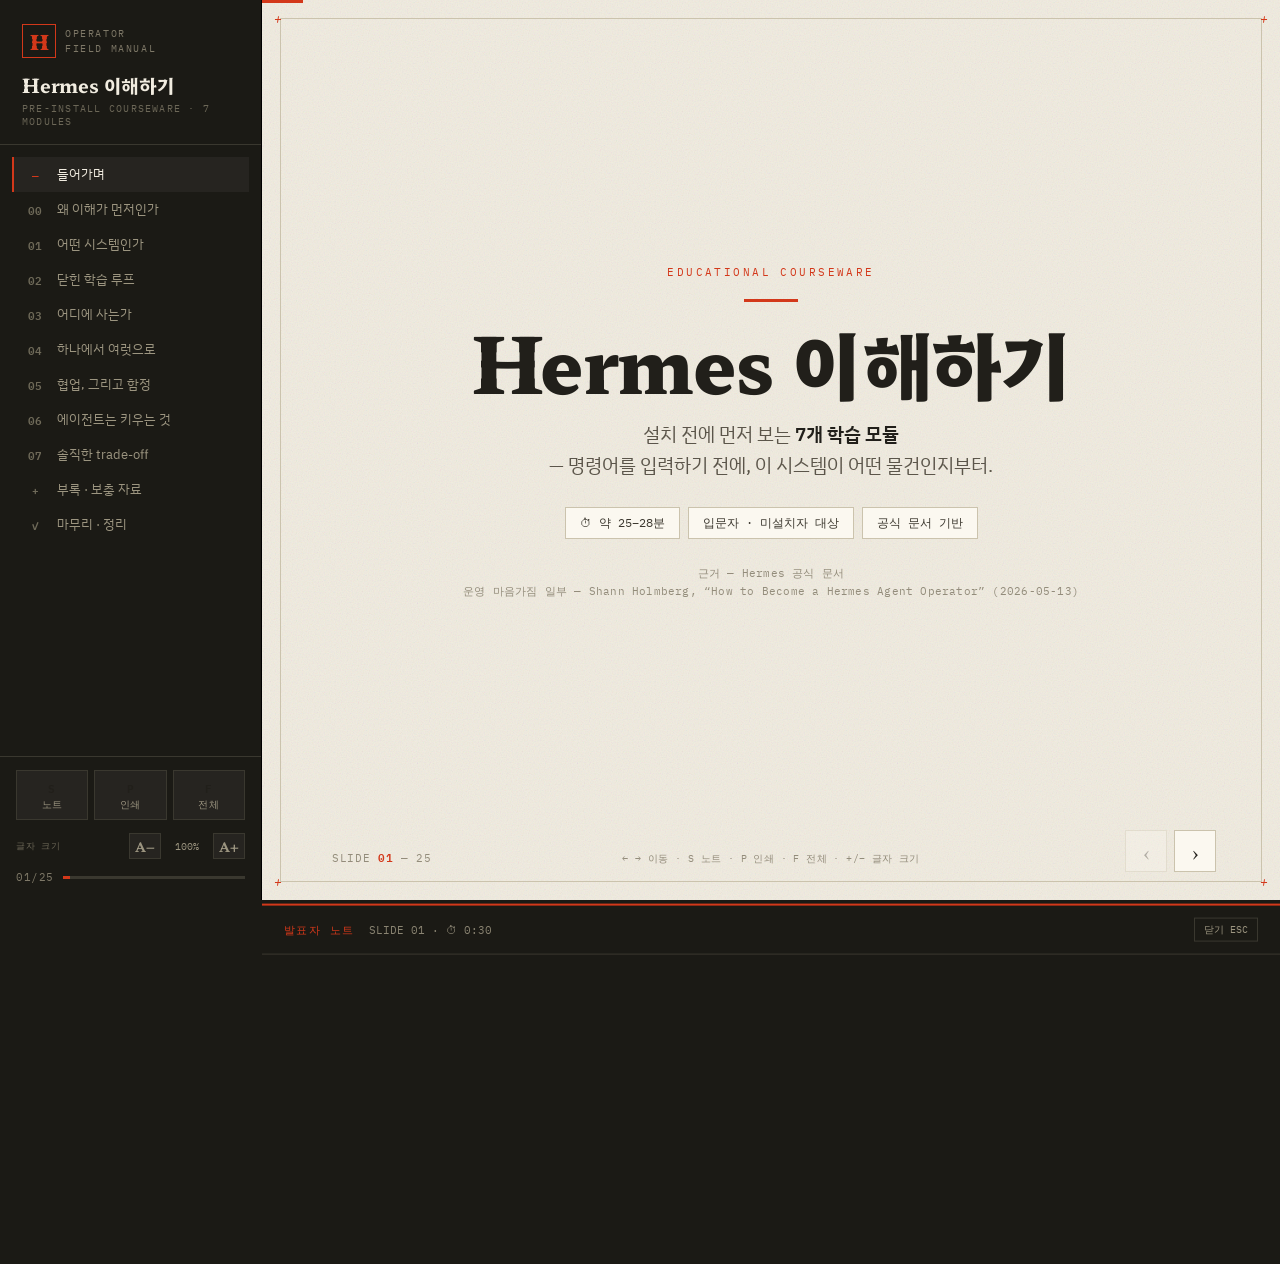
<file: quartz/static/lee-iksang-gallery/hermes-understanding-slides.html>
<!DOCTYPE html>
<html lang="ko">
<head>
<meta charset="UTF-8">
<meta name="viewport" content="width=device-width, initial-scale=1.0">
<title>Hermes 이해하기 — 교육 슬라이드</title>
<link rel="preconnect" href="https://fonts.googleapis.com">
<link rel="preconnect" href="https://fonts.gstatic.com" crossorigin>
<link href="https://fonts.googleapis.com/css2?family=Hahmlet:wght@500;700;800&family=IBM+Plex+Mono:wght@400;500;600&family=IBM+Plex+Sans+KR:wght@400;500;600;700&display=swap" rel="stylesheet">
<style>
  :root{
    --paper:#f1ece0;
    --paper-2:#e8e1d0;
    --card:#fbf8f0;
    --ink:#211f1a;
    --ink-soft:#5b554a;
    --ink-faint:#938c7b;
    --line:#cbc3ad;
    --line-soft:#ddd6c3;
    --signal:#d3381a;
    --signal-deep:#a82c14;
    --slate:#2c3a42;
    --rail:#1b1a15;
    --rail-2:#262420;
    --rail-line:#3a382f;
    --serif:'Hahmlet','Nanum Myeongjo','Apple SD Gothic Neo',serif;
    --sans:'IBM Plex Sans KR','Apple SD Gothic Neo','Malgun Gothic',sans-serif;
    --mono:'IBM Plex Mono',ui-monospace,'SFMono-Regular',monospace;
  }
  *{box-sizing:border-box;margin:0;padding:0;}
  html,body{height:100%;}
  body{
    font-family:var(--sans);background:var(--rail);color:var(--ink);
    display:flex;height:100vh;overflow:hidden;
    -webkit-font-smoothing:antialiased;text-rendering:optimizeLegibility;
  }

  /* ============ RAIL ============ */
  .rail{
    width:262px;flex-shrink:0;background:var(--rail);
    display:flex;flex-direction:column;color:#b7b09c;
    border-right:1px solid #000;
  }
  .rail-head{padding:24px 22px 16px;border-bottom:1px solid var(--rail-line);}
  .mark{
    display:flex;align-items:center;gap:9px;margin-bottom:13px;
  }
  .mark .glyph{
    width:34px;height:34px;border:1.5px solid var(--signal);
    color:var(--signal);font-family:var(--serif);font-weight:800;font-size:20px;
    display:flex;align-items:center;justify-content:center;
  }
  .mark .mt{font-family:var(--mono);font-size:10px;letter-spacing:.16em;color:#7e7867;line-height:1.5;}
  .rail-head h1{font-family:var(--serif);font-weight:700;font-size:19px;color:#f1ece0;letter-spacing:-.01em;}
  .rail-head .reg{font-family:var(--mono);font-size:9.5px;letter-spacing:.13em;color:#6c6757;margin-top:4px;}

  .rail-nav{flex:1;overflow-y:auto;padding:12px 12px;}
  .rail-nav::-webkit-scrollbar{width:5px;}
  .rail-nav::-webkit-scrollbar-thumb{background:var(--rail-line);}
  .navitem{
    display:flex;align-items:center;gap:11px;padding:8px 10px;
    cursor:pointer;border-left:2px solid transparent;transition:.16s;
  }
  .navitem:hover{background:var(--rail-2);}
  .navitem.current{background:var(--rail-2);border-left-color:var(--signal);}
  .nx{
    font-family:var(--mono);font-size:11px;font-weight:600;
    width:22px;text-align:center;color:#6f6a59;flex-shrink:0;
  }
  .navitem.current .nx{color:var(--signal);}
  .navitem.done .nx{color:#4f7d5e;}
  .nt{font-size:13px;color:#9c9580;line-height:1.35;}
  .navitem.current .nt{color:#f1ece0;}

  .rail-foot{border-top:1px solid var(--rail-line);padding:13px 16px 16px;}
  .tools{display:flex;gap:6px;margin-bottom:13px;}
  .tool{
    flex:1;background:var(--rail-2);border:1px solid var(--rail-line);
    color:#9c9580;font-family:var(--mono);font-size:9.5px;letter-spacing:.05em;
    padding:7px 4px;cursor:pointer;transition:.15s;text-align:center;
  }
  .tool:hover{border-color:var(--signal);color:var(--signal);}
  .tool.on{background:var(--signal);border-color:var(--signal);color:#fff;}
  .tool b{display:block;font-size:11px;font-weight:600;margin-bottom:1px;}
  .fontctl{display:flex;align-items:center;gap:6px;margin-bottom:11px;}
  .fontctl .fcl{font-family:var(--mono);font-size:9px;letter-spacing:.08em;color:#6c6757;text-transform:uppercase;margin-right:auto;}
  .fc-btn{
    width:32px;height:26px;background:var(--rail-2);border:1px solid var(--rail-line);
    color:#9c9580;font-family:var(--serif);font-weight:700;font-size:13px;cursor:pointer;transition:.15s;
  }
  .fc-btn:hover{border-color:var(--signal);color:var(--signal);}
  .fc-val{font-family:var(--mono);font-size:10px;color:#9c9580;width:40px;text-align:center;}
  .pbar{display:flex;align-items:center;gap:9px;}
  .pbar .pnum{font-family:var(--mono);font-size:11px;color:#7e7867;letter-spacing:.05em;}
  .pbar .ptrk{flex:1;height:3px;background:var(--rail-line);}
  .pbar .ptrk > div{height:100%;background:var(--signal);width:0;transition:width .35s;}

  /* ============ STAGE ============ */
  main{flex:1;position:relative;display:flex;flex-direction:column;background:var(--paper);min-width:0;}
  .grain{
    position:absolute;inset:0;z-index:1;pointer-events:none;opacity:.5;
    background-image:url("data:image/svg+xml;utf8,<svg xmlns='http://www.w3.org/2000/svg' width='160' height='160'><filter id='n'><feTurbulence type='fractalNoise' baseFrequency='0.82' numOctaves='3' stitchTiles='stitch'/></filter><rect width='100%25' height='100%25' filter='url(%23n)' opacity='0.32'/></svg>");
  }
  .frame{position:absolute;inset:18px;border:1px solid var(--line);z-index:2;pointer-events:none;}
  .tick{position:absolute;font-family:var(--mono);font-size:13px;color:var(--signal);line-height:1;}
  .tick.tl{top:-7px;left:-7px;} .tick.tr{top:-7px;right:-7px;}
  .tick.bl{bottom:-7px;left:-7px;} .tick.br{bottom:-7px;right:-7px;}

  #topline{position:absolute;top:0;left:0;height:3px;background:var(--signal);width:0;z-index:6;transition:width .35s;}

  .deck{flex:1;position:relative;overflow:hidden;z-index:3;}
  .slide{
    position:absolute;inset:0;overflow-y:auto;
    display:flex;padding:62px 70px 96px;
    opacity:0;visibility:hidden;transition:opacity .3s,visibility .3s;
  }
  .slide::-webkit-scrollbar{width:9px;}
  .slide::-webkit-scrollbar-thumb{background:var(--line);}
  .slide.active{opacity:1;visibility:visible;}

  /* ghost numeral */
  .slide::before{
    content:attr(data-ghost);
    position:absolute;top:14px;right:46px;z-index:0;
    font-family:var(--serif);font-weight:800;font-size:260px;line-height:.8;
    color:var(--signal);opacity:.06;letter-spacing:-.04em;pointer-events:none;
  }

  .wrap{margin:auto;width:100%;max-width:830px;position:relative;z-index:1;zoom:var(--fs,1);}

  /* entrance stagger */
  .slide.active .wrap > *{animation:rise .6s cubic-bezier(.2,.75,.25,1) both;}
  .slide.active .wrap > *:nth-child(1){animation-delay:.03s;}
  .slide.active .wrap > *:nth-child(2){animation-delay:.09s;}
  .slide.active .wrap > *:nth-child(3){animation-delay:.15s;}
  .slide.active .wrap > *:nth-child(4){animation-delay:.21s;}
  .slide.active .wrap > *:nth-child(5){animation-delay:.27s;}
  .slide.active .wrap > *:nth-child(6){animation-delay:.33s;}
  .slide.active .wrap > *:nth-child(7){animation-delay:.39s;}
  .slide.active .wrap > *:nth-child(8){animation-delay:.45s;}
  @keyframes rise{from{opacity:0;transform:translateY(16px);}to{opacity:1;transform:none;}}

  /* ---- typographic chrome ---- */
  .kicker{
    font-family:var(--mono);font-size:12px;font-weight:600;letter-spacing:.13em;
    color:var(--signal);text-transform:uppercase;margin-bottom:15px;
    display:flex;align-items:center;gap:9px;
  }
  .kicker::before{content:"";width:9px;height:9px;background:var(--signal);}
  .kicker .km{color:var(--ink-faint);}
  h2{
    font-family:var(--serif);font-weight:800;
    font-size:clamp(28px,4vw,46px);line-height:1.16;letter-spacing:-.02em;
    margin-bottom:10px;
  }
  .lede{color:var(--ink-soft);font-size:clamp(15px,1.8vw,18px);line-height:1.6;margin-bottom:22px;}
  p{font-size:clamp(15px,1.7vw,17px);line-height:1.74;color:#3c382f;}
  p+p{margin-top:11px;}
  strong,b{color:var(--ink);font-weight:600;}
  a{color:inherit;text-decoration:none;border-bottom:1.5px solid var(--signal);transition:background .15s;}
  a:hover{background:#f7ead0;}

  /* objective bar */
  .objective{
    border-top:2px solid var(--ink);border-bottom:1px solid var(--line);
    padding:11px 2px;margin-bottom:24px;display:flex;gap:13px;align-items:baseline;
  }
  .objective .ol{
    font-family:var(--mono);font-size:10px;font-weight:600;letter-spacing:.1em;
    color:var(--signal);text-transform:uppercase;flex-shrink:0;padding-top:2px;
  }
  .objective .ot{font-size:14.5px;color:var(--ink-soft);line-height:1.55;}
  .objective .ot b{color:var(--ink);}

  /* list */
  ul.list{list-style:none;margin:16px 0;}
  ul.list li{
    position:relative;padding:10px 0 10px 30px;
    font-size:clamp(14.5px,1.7vw,16.5px);line-height:1.62;color:#3c382f;
    border-bottom:1px solid var(--line-soft);
  }
  ul.list li:last-child{border-bottom:none;}
  ul.list li::before{
    content:"›";position:absolute;left:6px;top:9px;
    font-family:var(--mono);color:var(--signal);font-weight:600;font-size:16px;
  }

  /* annotation callouts */
  .note{
    position:relative;margin-top:16px;padding:13px 16px 13px 17px;
    border-left:2px solid var(--slate);background:var(--card);
    font-size:14.5px;line-height:1.66;color:#3c382f;
  }
  .note .nlabel{
    display:block;font-family:var(--mono);font-size:10px;font-weight:600;
    letter-spacing:.1em;text-transform:uppercase;color:var(--slate);margin-bottom:5px;
  }
  .note.analogy{border-left-color:var(--ink);background:#f4eedf;}
  .note.analogy .nlabel{color:var(--ink);}
  .note.analogy em{font-family:var(--serif);font-style:italic;}
  .note.plain{border-left-color:var(--signal);background:#f7ead0;}
  .note.plain .nlabel{color:var(--signal-deep);}
  .note.warn{border-left-color:var(--signal);background:#f6e2d8;}
  .note.warn .nlabel{color:var(--signal);}

  /* self-check */
  .note.check{border-left-color:var(--slate);background:#e7ebe7;}
  .note.check .nlabel{color:var(--slate);}
  .qa{list-style:none;margin-top:4px;}
  .qa li{border-top:1px dashed var(--line);}
  .qa li:first-child{border-top:none;}
  .q-ask{
    width:100%;text-align:left;background:none;border:none;cursor:pointer;
    font-family:var(--sans);font-size:14px;color:#33302a;line-height:1.55;
    padding:9px 24px 9px 20px;position:relative;
  }
  .q-ask::before{
    content:"?";position:absolute;left:0;top:9px;
    font-family:var(--mono);font-weight:600;color:var(--slate);
  }
  .q-ask::after{
    content:"답 보기";position:absolute;right:0;top:10px;
    font-family:var(--mono);font-size:9.5px;letter-spacing:.06em;
    color:var(--ink-faint);border:1px solid var(--line);padding:1px 5px;
  }
  .q.open .q-ask::after{content:"닫기";color:var(--signal);border-color:var(--signal);}
  .q-ask:hover{color:var(--signal-deep);}
  .q-ans{
    display:none;margin:0 0 11px 20px;padding:10px 13px;
    background:var(--card);border-left:2px solid var(--signal);
    font-size:13.5px;line-height:1.62;color:var(--ink-soft);
  }
  .q.open .q-ans{display:block;animation:rise .35s both;}
  .q-ans .am{
    font-family:var(--mono);font-size:9.5px;letter-spacing:.08em;
    color:var(--signal);display:block;margin-bottom:4px;
  }

  /* quote */
  .quote{
    margin-top:18px;padding:22px 24px;background:var(--card);
    border-top:2px solid var(--ink);border-bottom:1px solid var(--line);
    font-family:var(--serif);font-weight:700;
    font-size:clamp(18px,2.5vw,27px);line-height:1.4;color:var(--ink);letter-spacing:-.01em;
  }
  .quote .hl{color:var(--signal);font-style:italic;}

  /* tables */
  table{width:100%;border-collapse:collapse;margin-top:16px;font-size:clamp(13px,1.55vw,15px);}
  th,td{padding:11px 13px;text-align:left;border:1px solid var(--line);vertical-align:top;line-height:1.5;}
  th{
    background:var(--ink);color:var(--paper);font-weight:600;
    font-family:var(--mono);font-size:11.5px;letter-spacing:.04em;
  }
  td{background:var(--card);color:#3c382f;}
  tr:nth-child(even) td{background:#f4eedf;}
  td b{color:var(--ink);}
  .vs th:first-child{background:#6a655a;}

  /* figure cards */
  .figs{display:flex;gap:13px;margin-top:18px;flex-wrap:wrap;}
  .fig{
    flex:1;min-width:215px;background:var(--card);
    border:1px solid var(--line);padding:16px;position:relative;
  }
  .fig.fill{background:#f7ead0;border-color:#dcc79a;}
  .fig .ftag{
    font-family:var(--mono);font-size:10px;font-weight:600;letter-spacing:.07em;
    color:var(--ink-faint);text-transform:uppercase;
  }
  .fig.fill .ftag{color:var(--signal-deep);}
  .fig h3{font-family:var(--serif);font-weight:700;font-size:clamp(16px,2vw,20px);margin:7px 0 8px;}
  .fig p{font-size:13.5px;line-height:1.55;color:var(--ink-soft);}

  /* grid (use cases / glossary) */
  .grid2{display:grid;grid-template-columns:1fr 1fr;gap:10px;margin-top:16px;}
  .cell{background:var(--card);border:1px solid var(--line);padding:12px 15px;}
  .cell .ct{font-family:var(--serif);font-weight:700;color:var(--ink);font-size:15px;margin-bottom:3px;}
  .cell .ct .num{font-family:var(--mono);font-size:11px;color:var(--signal);margin-right:7px;}
  .cell .cd{font-size:12.8px;line-height:1.55;color:var(--ink-soft);}

  /* flow steps */
  .flow{display:flex;gap:10px;margin-top:18px;flex-wrap:wrap;}
  .fstep{
    flex:1;min-width:155px;background:var(--card);border:1px solid var(--line);
    padding:14px;position:relative;
  }
  .fstep::before{
    content:attr(data-n);position:absolute;top:10px;right:12px;
    font-family:var(--serif);font-weight:800;font-size:34px;color:var(--signal);opacity:.16;
  }
  .fstep .fn{font-family:var(--mono);font-size:10px;font-weight:600;letter-spacing:.08em;color:var(--signal);}
  .fstep h4{font-family:var(--serif);font-weight:700;font-size:15.5px;margin:4px 0 4px;}
  .fstep p{font-size:12.6px;line-height:1.5;color:var(--ink-soft);}

  /* diagram */
  .diagram{margin-top:18px;display:flex;flex-direction:column;align-items:center;}
  .dnode{
    background:var(--ink);color:var(--paper);font-family:var(--mono);
    font-weight:600;font-size:13px;letter-spacing:.05em;padding:9px 22px;
  }
  .dv{width:1px;height:20px;background:var(--line);}
  .dbranch{display:flex;gap:13px;width:100%;}
  .dcol{flex:1;min-width:158px;display:flex;flex-direction:column;align-items:center;}
  .dpath{font-family:var(--mono);font-size:10px;letter-spacing:.06em;color:var(--ink-faint);margin:5px 0;text-transform:uppercase;}
  .dbox{background:var(--card);border:1px solid var(--line);padding:12px;text-align:center;width:100%;}
  .dbox h4{font-family:var(--serif);font-weight:700;font-size:14px;margin-bottom:3px;}
  .dbox p{font-size:11.4px;color:var(--ink-soft);line-height:1.4;}
  .dbox.opt{border-style:dashed;border-color:var(--signal);background:#f7ead0;}
  .obadge{display:inline-block;background:var(--signal);color:#fff;font-family:var(--mono);font-size:8.5px;letter-spacing:.05em;padding:1px 6px;margin-top:5px;}

  /* checklist */
  .checklist{list-style:none;margin-top:10px;}
  .checklist li{
    display:flex;gap:12px;align-items:flex-start;
    padding:11px 14px;background:var(--card);border:1px solid var(--line);
    margin-bottom:7px;font-size:clamp(13.5px,1.6vw,15.5px);line-height:1.5;
  }
  .checklist .ck{
    flex-shrink:0;width:20px;height:20px;border:1.5px solid var(--slate);
    font-family:var(--mono);font-size:11px;color:var(--slate);
    display:flex;align-items:center;justify-content:center;
  }
  .checklist .cm{font-family:var(--mono);font-size:11px;color:var(--ink-faint);}

  /* resources */
  .res{margin-top:16px;}
  .ritem{
    background:var(--card);border:1px solid var(--line);border-left:2px solid var(--signal);
    padding:12px 16px;margin-bottom:8px;
  }
  .ritem b{font-size:15px;font-family:var(--serif);font-weight:700;}
  .ritem span{display:block;color:var(--ink-soft);font-size:12.8px;margin-top:2px;}

  /* hero */
  .hero{text-align:center;}
  .hero .hk{
    font-family:var(--mono);font-size:11px;letter-spacing:.22em;
    color:var(--signal);text-transform:uppercase;margin-bottom:20px;
  }
  .hero h2{font-size:clamp(40px,7vw,76px);line-height:1.04;margin-bottom:18px;}
  .hero .hl-lede{font-size:clamp(15px,1.95vw,19px);color:var(--ink-soft);line-height:1.62;}
  .hero .pills{display:flex;gap:8px;justify-content:center;flex-wrap:wrap;margin-top:26px;}
  .pill{
    border:1px solid var(--line);background:var(--card);
    font-family:var(--mono);font-size:11.5px;color:#3c382f;padding:7px 14px;
  }
  .hero .src{margin-top:26px;font-family:var(--mono);font-size:10.5px;color:var(--ink-faint);line-height:1.7;letter-spacing:.02em;}
  .hero .rule{width:54px;height:3px;background:var(--signal);margin:0 auto 20px;}

  /* ============ FOLIO / CONTROLS / RESUME ============ */
  .folio{
    position:absolute;left:70px;bottom:34px;z-index:6;
    font-family:var(--mono);font-size:11px;color:var(--ink-faint);letter-spacing:.06em;
  }
  .folio b{color:var(--signal);}
  .khint{
    position:absolute;left:50%;transform:translateX(-50%);bottom:34px;z-index:6;
    font-family:var(--mono);font-size:10px;color:var(--ink-faint);letter-spacing:.04em;
  }
  .controls{position:absolute;right:64px;bottom:28px;z-index:6;display:flex;gap:7px;}
  .nav-btn{
    width:42px;height:42px;border:1px solid var(--line);background:var(--card);
    color:var(--ink);font-family:var(--serif);font-size:20px;cursor:pointer;transition:.15s;
  }
  .nav-btn:hover:not(:disabled){background:var(--signal);color:#fff;border-color:var(--signal);}
  .nav-btn:disabled{opacity:.3;cursor:default;}

  .resume{
    position:absolute;top:34px;right:46px;z-index:7;
    background:var(--ink);color:var(--paper);display:none;
    align-items:center;gap:10px;padding:9px 12px;
  }
  .resume.show{display:flex;animation:rise .4s both;}
  .resume .rtxt{font-family:var(--mono);font-size:11px;letter-spacing:.04em;}
  .resume .rgo{background:var(--signal);color:#fff;border:none;font-family:var(--mono);font-size:10px;padding:4px 9px;cursor:pointer;letter-spacing:.05em;}
  .resume .rx{background:none;border:none;color:var(--ink-faint);font-size:15px;cursor:pointer;line-height:1;}

  /* ============ PRESENTER PANEL ============ */
  .pp{
    position:absolute;left:0;right:0;bottom:0;z-index:8;height:40vh;
    background:var(--rail);border-top:2px solid var(--signal);
    transform:translateY(101%);transition:transform .38s cubic-bezier(.3,.7,.2,1);
    display:flex;flex-direction:column;
  }
  .pp.open{transform:none;}
  .pp-head{
    display:flex;align-items:center;gap:14px;padding:12px 22px;
    border-bottom:1px solid var(--rail-line);
  }
  .pp-head .pph{font-family:var(--mono);font-size:11px;letter-spacing:.13em;color:var(--signal);text-transform:uppercase;}
  .pp-head .ppmeta{font-family:var(--mono);font-size:11px;color:#8a8472;}
  .pp-head .ppx{margin-left:auto;background:none;border:1px solid var(--rail-line);color:#9c9580;font-family:var(--mono);font-size:10px;padding:4px 9px;cursor:pointer;}
  .pp-head .ppx:hover{border-color:var(--signal);color:var(--signal);}
  .pp-body{
    flex:1;overflow-y:auto;padding:16px 22px 22px;
    color:#cdc7b5;font-size:15px;line-height:1.78;
  }
  .pp-body::-webkit-scrollbar{width:7px;}
  .pp-body::-webkit-scrollbar-thumb{background:var(--rail-line);}
  .pp-body .cue{
    font-family:var(--mono);font-size:10px;letter-spacing:.08em;color:var(--signal);
    text-transform:uppercase;display:block;margin:14px 0 4px;
  }
  .pp-body .cue:first-child{margin-top:0;}
  .pnote{display:none;}

  @media (max-width:900px){
    .rail{display:none;}
    .slide{padding:40px 26px 92px;}
    .slide::before{font-size:150px;right:14px;}
    .grid2{grid-template-columns:1fr;}
    .folio,.khint{display:none;}
    .pp{height:54vh;}
  }

  /* ============ PRINT ============ */
  @media print{
    @page{margin:14mm;}
    html,body{height:auto;overflow:visible;background:#fff;display:block;}
    *{-webkit-print-color-adjust:exact;print-color-adjust:exact;}
    .rail,.controls,.folio,.khint,.resume,.pp,#topline,.grain,.frame{display:none!important;}
    main{display:block;}
    .deck{position:static;overflow:visible;}
    .slide{
      position:static!important;opacity:1!important;visibility:visible!important;
      display:block!important;page-break-after:always;break-after:page;
      min-height:auto;padding:0 0 24px;overflow:visible;
    }
    .slide::before{display:none;}
    .slide.active .wrap > *{animation:none!important;}
    .wrap{max-width:100%;}
    .q-ans{display:block!important;margin-left:20px;}
    .q-ask::after{display:none;}
    .pp,.pnote{display:none!important;}
    .wrap{zoom:1!important;}
  }
</style>
</head>
<body>

<!-- ============ RAIL ============ -->
<aside class="rail">
  <div class="rail-head">
    <div class="mark">
      <div class="glyph">H</div>
      <div class="mt">OPERATOR<br>FIELD MANUAL</div>
    </div>
    <h1>Hermes 이해하기</h1>
    <div class="reg">PRE-INSTALL COURSEWARE · 7 MODULES</div>
  </div>
  <nav class="rail-nav" id="nav">
    <div class="navitem" data-sec="0" data-start="1"><span class="nx">—</span><span class="nt">들어가며</span></div>
    <div class="navitem" data-sec="1" data-start="4"><span class="nx">00</span><span class="nt">왜 이해가 먼저인가</span></div>
    <div class="navitem" data-sec="2" data-start="5"><span class="nx">01</span><span class="nt">어떤 시스템인가</span></div>
    <div class="navitem" data-sec="3" data-start="9"><span class="nx">02</span><span class="nt">닫힌 학습 루프</span></div>
    <div class="navitem" data-sec="4" data-start="11"><span class="nx">03</span><span class="nt">어디에 사는가</span></div>
    <div class="navitem" data-sec="5" data-start="13"><span class="nx">04</span><span class="nt">하나에서 여럿으로</span></div>
    <div class="navitem" data-sec="6" data-start="15"><span class="nx">05</span><span class="nt">협업, 그리고 함정</span></div>
    <div class="navitem" data-sec="7" data-start="17"><span class="nx">06</span><span class="nt">에이전트는 키우는 것</span></div>
    <div class="navitem" data-sec="8" data-start="18"><span class="nx">07</span><span class="nt">솔직한 trade-off</span></div>
    <div class="navitem" data-sec="9" data-start="20"><span class="nx">+</span><span class="nt">부록 · 보충 자료</span></div>
    <div class="navitem" data-sec="10" data-start="22"><span class="nx">✓</span><span class="nt">마무리 · 정리</span></div>
  </nav>
  <div class="rail-foot">
    <div class="tools">
      <button class="tool" id="tNote" title="발표자 노트 (S)"><b>S</b>노트</button>
      <button class="tool" id="tPrint" title="인쇄·PDF (P)"><b>P</b>인쇄</button>
      <button class="tool" id="tFull" title="전체화면 (F)"><b>F</b>전체</button>
    </div>
    <div class="fontctl">
      <span class="fcl">글자 크기</span>
      <button class="fc-btn" id="fcDown" title="글자 작게 (−)">A−</button>
      <span class="fc-val" id="fcVal">100%</span>
      <button class="fc-btn" id="fcUp" title="글자 크게 (+)">A+</button>
    </div>
    <div class="pbar">
      <span class="pnum" id="pnum">01/25</span>
      <span class="ptrk"><div id="ptrk"></div></span>
    </div>
  </div>
</aside>

<!-- ============ STAGE ============ -->
<main>
  <div class="grain"></div>
  <div class="frame"><i class="tick tl">+</i><i class="tick tr">+</i><i class="tick bl">+</i><i class="tick br">+</i></div>
  <div id="topline"></div>

  <div class="resume" id="resume">
    <span class="rtxt">지난 진도 · <b id="rNum">1</b>장</span>
    <button class="rgo" id="rGo">이어 보기</button>
    <button class="rx" id="rX">×</button>
  </div>

  <div class="deck" id="deck">

    <!-- 1 표지 -->
    <section class="slide active" data-sec="0" data-ghost="" data-time="0:30">
      <div class="wrap hero">
        <div class="hk">Educational Courseware</div>
        <div class="rule"></div>
        <h2>Hermes 이해하기</h2>
        <p class="hl-lede">설치 전에 먼저 보는 <b>7개 학습 모듈</b><br>— 명령어를 입력하기 전에, 이 시스템이 어떤 물건인지부터.</p>
        <div class="pills">
          <span class="pill">⏱ 약 25–28분</span>
          <span class="pill">입문자 · 미설치자 대상</span>
          <span class="pill">공식 문서 기반</span>
        </div>
        <p class="src">근거 — Hermes 공식 문서<br>운영 마음가짐 일부 — Shann Holmberg, “How to Become a Hermes Agent Operator” (2026-05-13)</p>
      </div>
      <div class="pnote">안녕하세요. 오늘은 'Hermes'를 함께 살펴봅니다. 시작 전 분명히 — 이 시간은 '설치하는 법'이 아닙니다. 설치는 10분이면 끝나요. 우리가 할 일은, 설치 버튼을 누르기 전에 이게 어떤 종류의 물건인지 머릿속에 넣는 것. 7개 모듈, 30분 남짓 걸립니다. // 표지는 30초 안에 "오늘은 설치가 아니라 이해"만 박고 넘어가세요.</div>
    </section>

    <!-- 2 목적 -->
    <section class="slide" data-sec="0" data-ghost="" data-time="1:00">
      <div class="wrap">
        <div class="kicker">들어가며 <span class="km">/ 01</span></div>
        <h2>이 자료는 “설치 가이드”가 아닙니다</h2>
        <p class="lede">Hermes를 아직 써 보지 않은 사람이 — 먼저 <b>이해</b>하도록 돕습니다.</p>
        <p>다 읽고 나면 다음을 스스로 판단할 수 있습니다.</p>
        <ul class="list">
          <li>Hermes가 <b>내 상황·업무에 맞는 도구</b>인가</li>
          <li>맞다면 <b>어떤 마음가짐과 순서</b>로 시작해야 하는가</li>
          <li>사람들이 어디서 실수하는가 — 나는 그 <b>함정을 어떻게 피할</b> 것인가</li>
        </ul>
        <div class="note plain"><span class="nlabel">쉽게 말하면</span>새 가전제품을 살 때 “설명서대로 켜는 법”보다 “이게 어떤 제품이고 우리 집에 맞는지”를 먼저 보는 게 낫습니다. 이 자료는 바로 그 “먼저 볼 것”을 모은 것입니다.</div>
      </div>
      <div class="pnote">다 듣고 나면 세 가지를 판단할 수 있습니다 — 내게 맞는 도구인가, 맞다면 어떤 순서로 시작하나, 어디서 실수하나. 아래 박스: 설치는 명령어 몇 줄이지만 잘 쓰는 것은 개념 이해에서 시작된다. 개념을 건너뛰고 설치하면 작동은 하지만 곧 구조가 엉킵니다.</div>
    </section>

    <!-- 3 학습법·목차 -->
    <section class="slide" data-sec="0" data-ghost="" data-time="0:50">
      <div class="wrap">
        <div class="kicker">학습 방법 <span class="km">/ 02</span></div>
        <h2>이 슬라이드를 어떻게 볼까</h2>
        <div class="objective"><span class="ol">FORMAT</span><span class="ot">각 모듈은 <b>학습 목표 → 설명 → 비유 → 쉽게 말하면 → 흔한 오해 → 스스로 점검</b> 순서로 흘러갑니다.</span></div>
        <p>왼쪽 색인에서 지금 위치를 확인하고 클릭해 이동할 수 있습니다. “스스로 점검”은 클릭하면 모범답안이 펼쳐집니다 — 먼저 스스로 답해 본 뒤 확인하세요.</p>
        <table>
          <thead><tr><th>모듈</th><th>주제</th></tr></thead>
          <tbody>
            <tr><td><b>00</b></td><td>왜 설치보다 이해가 먼저인가</td></tr>
            <tr><td><b>01</b></td><td>Hermes는 어떤 종류의 시스템인가</td></tr>
            <tr><td>★</td><td>실전 사례 — Hermes로 무엇을 하나 <span style="color:var(--ink-faint);">(모듈 01 보강)</span></td></tr>
            <tr><td><b>02</b></td><td>닫힌 학습 루프 — 오래 쓸수록 강해진다</td></tr>
            <tr><td><b>03</b></td><td>에이전트는 어디에 사는가 — HERMES_HOME</td></tr>
            <tr><td><b>04</b></td><td>하나에서 여럿으로 — Profile</td></tr>
            <tr><td><b>05</b></td><td>여럿이 협업하는 법, 그리고 가장 큰 함정</td></tr>
            <tr><td><b>06</b></td><td>에이전트는 “키우는” 것</td></tr>
            <tr><td><b>07</b></td><td>솔직한 trade-off — 이게 나에게 맞는가</td></tr>
          </tbody>
        </table>
      </div>
      <div class="pnote">구성은 단순합니다. 모듈 0~7, 모두 같은 리듬 — 학습 목표·설명·비유·'쉽게 말하면' 박스·흔한 오해·스스로 점검. 모듈 1 뒤에 '실전 사례' 보강 코너가 끼어 있어요. 각 모듈 끝 점검 질문에 막힘없이 답하면 다음으로, 막히면 그 모듈을 다시.</div>
    </section>

    <!-- 4 모듈 0 -->
    <section class="slide" data-sec="1" data-ghost="00" data-time="1:15">
      <div class="wrap">
        <div class="kicker">Module 00 <span class="km">/ 왜 이해가 먼저인가</span></div>
        <h2>왜 설치보다 이해가 먼저인가</h2>
        <div class="objective"><span class="ol">학습 목표</span><span class="ot">이 시스템을 “무작정 설치하면 안 되는” 이유를 이해한다.</span></div>
        <div class="figs">
          <div class="fig"><div class="ftag">대부분의 AI 도구</div><h3>설치 → 바로 사용</h3><p>잘못 써도 손해가 작다. 마음에 안 들면 지우면 그만.</p></div>
          <div class="fig fill"><div class="ftag">Hermes</div><h3>구조가 쌓이는 시스템</h3><p>기억이 누적되고, 기능이 축적되고, 에이전트가 서로 의존한다. 초반 구조를 잘못 잡으면 바로잡는 비용이 매우 크다.</p></div>
        </div>
        <div class="note plain"><span class="nlabel">쉽게 말하면</span>메모장 앱은 마음에 안 들면 지우면 끝입니다. Hermes는 “이사”에 가깝습니다 — 짐이 쌓인 뒤에 집 구조를 바꾸려면 훨씬 힘듭니다. 그래서 <em>처음 배치</em>가 중요합니다.</div>
        <div class="note check"><span class="nlabel">스스로 점검</span>
          <ul class="qa">
            <li class="q"><button class="q-ask">Hermes가 다른 AI 도구와 달리 “초반 구조 결정”이 중요한 이유를 한 문장으로 말할 수 있는가?</button><div class="q-ans"><span class="am">모범답안</span>기억·기능·에이전트 간 의존이 시간이 지나며 누적되어, 초반에 잘못 잡은 구조를 나중에 바로잡는 비용이 매우 크기 때문이다.</div></li>
          </ul>
        </div>
      </div>
      <div class="pnote">평소 AI 도구는 설치하고 바로 쓰죠 — 부담이 없습니다. Hermes는 다릅니다. 시간이 지날수록 구조가 쌓입니다. 메모장은 지우면 끝이지만 Hermes는 '이사' — 짐이 쌓인 뒤 구조를 바꾸기 어렵습니다. Hermes를 오래 써 온 운영자 Shann도 "맨바닥에서 쓰려다 주말 몇 번을 태웠다"고 했어요.</div>
    </section>

    <!-- 5 모듈 1 비교 -->
    <section class="slide" data-sec="2" data-ghost="01" data-time="1:15">
      <div class="wrap">
        <div class="kicker">Module 01 <span class="km">/ 어떤 시스템인가</span></div>
        <h2>Hermes는 어떤 종류의 시스템인가</h2>
        <div class="objective"><span class="ol">학습 목표</span><span class="ot">Hermes를 “챗봇”이 아니라 “지속적으로 일하는 Operator”로 인식한다.</span></div>
        <table class="vs">
          <thead><tr><th>익숙한 AI 도구 (챗봇)</th><th>Hermes</th></tr></thead>
          <tbody>
            <tr><td>질문하면 답한다</td><td>워크플로를 처음부터 끝까지 실행한다</td></tr>
            <tr><td>세션이 끝나면 잊는다</td><td>세션이 끝나도 살아남는 기억을 가진다</td></tr>
            <tr><td>매번 다시 가르쳐야 한다</td><td>일하면서 스스로 학습한다</td></tr>
          </tbody>
        </table>
        <div class="note plain"><span class="nlabel">쉽게 말하면</span><b>Operator(오퍼레이터)</b>는 “운영자·작업자”입니다. 한 번 묻고 답을 받는 상대가 아니라, <b>계속 옆에서 일을 처리해 주는 직원</b>이라고 보면 됩니다. “세션”은 한 번의 대화 묶음을 말합니다.</div>
        <div class="note analogy"><span class="nlabel">한 줄 정의 (공식 문서)</span>Hermes는 <em>오래 돌릴수록 더 유능해지는 자율 에이전트</em>다.</div>
      </div>
      <div class="pnote">오늘 가장 중요한 멘탈 전환입니다. 챗봇은 질문하면 답하고, 세션이 끝나면 잊습니다. Hermes는 워크플로를 끝까지 실행하고, 기억이 살아남고, 일하며 스스로 학습합니다. 'Operator'는 계속 옆에서 일하는 직원. 한 줄 정의 — 공식 문서도 "오래 돌릴수록 더 유능해지는 자율 에이전트"라고 합니다. 꼭 가져가세요.</div>
    </section>

    <!-- 6 모듈 1 비유 -->
    <section class="slide" data-sec="2" data-ghost="01" data-time="1:15">
      <div class="wrap">
        <div class="kicker">Module 01 <span class="km">/ 비유</span></div>
        <h2>자판기 vs. 신입 직원</h2>
        <div class="figs">
          <div class="fig"><div class="ftag">챗봇 = 자판기</div><h3>동전 넣으면 음료가 나온다</h3><p>질문하면 답한다. 다음 사람에게는 당신이 뭘 샀는지 기억이 없다.</p></div>
          <div class="fig fill"><div class="ftag">Hermes = 신입 직원</div><h3>지켜보며 배운다</h3><p>처음엔 서툴지만 일하는 방식을 배운다. 다음 주엔 다시 설명할 필요가 없고, 쓸수록 당신의 방식과 선호에 맞춰진다.</p></div>
        </div>
        <div class="note warn"><span class="nlabel">흔한 오해</span>“그냥 더 좋은 ChatGPT 아닌가?” → 핵심은 모델 성능이 아니라 <b>지속성</b>(기억이 남고 능력이 쌓이는 것)이다.</div>
        <div class="note check"><span class="nlabel">스스로 점검</span>
          <ul class="qa">
            <li class="q"><button class="q-ask">“자판기 vs 신입 직원”의 차이를 Hermes에 적용해 설명할 수 있는가?</button><div class="q-ans"><span class="am">모범답안</span>자판기(챗봇)는 매번 기억 없이 처음으로 돌아가지만, 신입 직원(Hermes)은 일하며 배우고 기억을 쌓아 점점 더 유능해진다.</div></li>
            <li class="q"><button class="q-ask">Hermes를 한 줄로 정의하면?</button><div class="q-ans"><span class="am">모범답안</span>오래 돌릴수록 더 유능해지는 자율 에이전트.</div></li>
          </ul>
        </div>
      </div>
      <div class="pnote">챗봇은 자판기 — 동전 넣으면 음료, 다음 사람은 기억 못 함. Hermes는 신입 직원 — 처음엔 서툴지만 지켜보며 배우고, 쓸수록 당신의 방식에 맞춰집니다. 흔한 오해: "더 좋은 ChatGPT?" 아닙니다 — 핵심은 모델 성능이 아니라 지속성입니다.</div>
    </section>

    <!-- 7 모듈 1 3구성요소 -->
    <section class="slide" data-sec="2" data-ghost="01" data-time="1:10">
      <div class="wrap">
        <div class="kicker">Module 01 <span class="km">/ 구성</span></div>
        <h2>에이전트 한 개는 무엇으로 이루어지는가</h2>
        <div class="objective"><span class="ol">학습 목표</span><span class="ot">Hermes 에이전트 하나가 “기억 · 성격 · 능력” 세 가지로 이루어짐을 안다.</span></div>
        <p class="lede">앞에서 Hermes를 “신입 직원”에 비유했습니다. 그 직원 한 명을 열어 보면, 딱 세 부분입니다.</p>
        <div class="figs">
          <div class="fig"><div class="ftag">기억 · Memory</div><h3>잊지 않는 부분</h3><p>세션이 끝나도 살아남는다. <b>사실</b>(무엇을 아는가)을 저장 — 사업·나에 대한 정보가 대화 시작 때마다 불려 온다.</p></div>
          <div class="fig"><div class="ftag">성격 · SOUL.md</div><h3>말투와 분위기</h3><p>간결하게·격식 있게·직설적으로. 같은 기억 위에 다른 성격을 얹어 여러 에이전트를 만들 수 있다.</p></div>
          <div class="fig"><div class="ftag">능력 · Skill</div><h3>할 줄 아는 일</h3><p><b>절차</b>(어떻게 하는가)를 저장한다. 기본 Skill이 다수 제공되고, 일하면서 스스로 더 늘린다.</p></div>
        </div>
        <div class="note plain"><span class="nlabel">쉽게 말하면</span>신입 직원 한 명을 떠올리면 됩니다 — 겪은 일을 기억하고(<b>기억</b>), 자기만의 말투가 있고(<b>성격</b>), 할 줄 아는 업무가 있죠(<b>능력</b>). 공식 문서의 구분: <b>기억은 ‘사실’</b>(무엇을 아는가), <b>능력은 ‘절차’</b>(어떻게 하는가)를 저장합니다.</div>
      </div>
      <div class="pnote">신입 직원 한 명은 무엇으로 이루어질까요? 셋입니다. 기억 — 세션이 끝나도 남는 부분, '사실'을 저장. 성격 — 말투와 분위기, 같은 기억 위에 다른 성격을 얹어 여러 에이전트도. 능력 — 할 줄 아는 일, '절차'를 저장. 공식 문서의 구분: 기억은 사실, 능력은 절차.</div>
    </section>

    <!-- 8 실전 사례 -->
    <section class="slide" data-sec="2" data-ghost="★" data-time="1:30">
      <div class="wrap">
        <div class="kicker">Module 01 <span class="km">/ 실전 사례</span></div>
        <h2>Hermes로 실제 무엇을 하나</h2>
        <div class="objective"><span class="ol">학습 목표</span><span class="ot">추상적 개념을 “실제로 돌아가는 것”의 구체적 그림으로 바꾼다.</span></div>
        <p class="lede">공식 문서·공식 가이드가 소개하는 대표적인 활용 — 전부 실제로 문서화된 사용 사례입니다.</p>
        <div class="grid2">
          <div class="cell"><div class="ct"><span class="num">01</span>CLI 코딩 어시스턴트</div><div class="cd">터미널에서 코드를 쓰고·리뷰하고·실행한다</div></div>
          <div class="cell"><div class="ct"><span class="num">02</span>팀 메신저 어시스턴트</div><div class="cd">Telegram·Discord 봇 — 팀원이 함께 쓰는 공유 에이전트, 사용자별 권한</div></div>
          <div class="cell"><div class="ct"><span class="num">03</span>데일리 브리핑 봇</div><div class="cd">매일 아침 관심 주제를 조사·요약해 메신저로 전달 (웹 검색 + cron)</div></div>
          <div class="cell"><div class="ct"><span class="num">04</span>GitHub PR 리뷰 에이전트</div><div class="cd">레포를 지켜보며 새 PR을 자동 리뷰하고 요약을 보낸다</div></div>
          <div class="cell"><div class="ct"><span class="num">05</span>작업 자동화</div><div class="cd">cron으로 반복 작업을 예약 — 정기 점검·리포트·리마인더</div></div>
          <div class="cell"><div class="ct"><span class="num">06</span>멀티에이전트 협업</div><div class="cd">Kanban으로 리서치 분류·엔지니어링 파이프라인을 여러 에이전트가 분담</div></div>
        </div>
        <div class="quote">이 사례들의 공통점은 하나 — 전부 <span class="hl">“반복되는 워크플로”</span>다. Hermes의 가치는 일회성 질문이 아니라 반복에서 나온다.</div>
        <div class="note check"><span class="nlabel">스스로 점검</span>
          <ul class="qa">
            <li class="q"><button class="q-ask">위 사례 중 내 일과 가장 닮은 것은?</button><div class="q-ans"><span class="am">모범답안</span>정해진 답은 없습니다 — 본인 업무를 여섯 사례에 대입해 보는 질문입니다.</div></li>
            <li class="q"><button class="q-ask">그 일은 “반복되는 워크플로”인가, 일회성 작업인가?</button><div class="q-ans"><span class="am">모범답안</span>Hermes가 진가를 발휘하는 건 반복되는 워크플로입니다. 일회성 작업이라면 모듈 07에서 적합성을 다시 따져 보세요.</div></li>
          </ul>
        </div>
      </div>
      <div class="pnote">모듈 1의 정의가 아직 손에 안 잡히죠? 공식 문서·가이드가 소개하는 대표 활용을 봅니다 — CLI 코딩 어시스턴트, 팀 메신저 봇, 데일리 브리핑 봇, GitHub PR 리뷰, cron 작업 자동화, Kanban 멀티에이전트 협업. 전부 실제로 문서화된 사용 사례입니다. 공통점: 전부 반복되는 워크플로 — Hermes의 가치는 반복에서, 모듈 7에서 다시 나옵니다. // "본인 업무랑 닮은 게 있나요?" 물어보세요.</div>
    </section>

    <!-- 10 모듈 2 루프 -->
    <section class="slide" data-sec="3" data-ghost="02" data-time="1:15">
      <div class="wrap">
        <div class="kicker">Module 02 <span class="km">/ 닫힌 학습 루프</span></div>
        <h2>왜 오래 쓸수록 강해지는가</h2>
        <div class="objective"><span class="ol">학습 목표</span><span class="ot">Hermes가 스스로 강해지는 메커니즘을 이해한다.</span></div>
        <div class="flow">
          <div class="fstep" data-n="1"><span class="fn">STEP 1</span><h4>관찰</h4><p>자기 작업을 지켜본다</p></div>
          <div class="fstep" data-n="2"><span class="fn">STEP 2</span><h4>Skill 작성</h4><p>반복 패턴을 스스로 기능으로 만든다</p></div>
          <div class="fstep" data-n="3"><span class="fn">STEP 3</span><h4>기억 정제</h4><p>틀린 건 고치고 사실은 정리한다</p></div>
          <div class="fstep" data-n="4"><span class="fn">STEP 4</span><h4>맥락 호출</h4><p>다음에 과거 내용을 다시 불러온다</p></div>
        </div>
        <p>설치 직후부터 <b>풍부한 기본 Skill</b>을 갖추고 있다. 일을 시킬수록 그 위에 <b>나만의 기능 모음</b>이 저절로 쌓인다.</p>
        <div class="note plain"><span class="nlabel">쉽게 말하면</span><b>Skill(스킬)</b>은 에이전트가 할 줄 아는 “기술 하나”입니다. 핵심은 — 이 스킬을 사람이 미리 쓰는 게 아니라 <b>에이전트가 일하며 스스로 만든다</b>는 것. 이것이 Hermes의 공식 동작(자율 스킬 생성)입니다.</div>
      </div>
      <div class="pnote">"오래 쓸수록 강해진다"의 메커니즘 = 닫힌 학습 루프. 관찰 → Skill 작성 → 기억 정제 → 맥락 호출 → 다시 1번. Skill은 에이전트가 할 줄 아는 기술 하나. 핵심은 — 사람이 미리 쓰는 게 아니라 에이전트가 일하며 스스로 만든다는 것. Hermes의 공식 동작입니다. 설치 직후부터 기본 Skill이 풍부합니다.</div>
    </section>

    <!-- 11 모듈 2 Day1 -->
    <section class="slide" data-sec="3" data-ghost="02" data-time="1:30">
      <div class="wrap">
        <div class="kicker">Module 02 <span class="km">/ 운영자 Shann의 조언</span></div>
        <h2>Day 1에 Skill을 직접 만들지 마라</h2>
        <div class="quote">“직접 Skill을 미리 짜지 마라. 실제 작업을 돌리고, <span class="hl">에이전트가 일하며 스스로 쓰게 하라.</span>” <span style="font-size:14px;color:var(--ink-faint);font-family:var(--mono);font-style:normal;">— 운영자 Shann</span></div>
        <div class="note analogy"><span class="nlabel">비유</span>운동 루틴을 처음부터 100페이지 계획서로 쓰지 않는다. 일단 시작하고, 몸이 반응하는 걸 보며 루틴이 잡힌다. Skill도 — <em>미리 쓰는 게 아니라 일하면서 자라난다.</em></div>
        <div class="note warn"><span class="nlabel">흔한 오해</span>“Skill을 미리 많이 만들어 두면 빠르겠지” → 반대다. 검증 안 된 Skill은 짐이 된다.</div>
        <div class="note check"><span class="nlabel">스스로 점검</span>
          <ul class="qa">
            <li class="q"><button class="q-ask">닫힌 학습 루프의 4단계를 순서대로 말할 수 있는가?</button><div class="q-ans"><span class="am">모범답안</span>① 관찰 → ② Skill 작성 → ③ 기억 정제 → ④ 맥락 호출, 그리고 다시 ①로.</div></li>
            <li class="q"><button class="q-ask">입문자가 Day 1에 하지 말아야 할 일과 그 이유는?</button><div class="q-ans"><span class="am">모범답안</span>Skill을 미리 직접 많이 만드는 것. 검증 안 된 Skill은 짐이 되고, Skill은 일하면서 자라나야 하기 때문.</div></li>
          </ul>
        </div>
      </div>
      <div class="pnote">큰 글씨 — '에이전트가 일하며 스스로 Skill을 쓰게 하라'. 운영자 Shann의 조언입니다. 입문자는 의욕이 앞서 워크플로를 다 Skill로 미리 정의하려는데, 설계 방향과 정반대. 운동 계획서를 100페이지 먼저 쓰지 않죠 — 일단 시작하면 루틴이 잡힙니다. Skill도 일하면서 자라납니다. // "Day 1에 Skill 만들지 마라" — 한 박자 쉬고 강조.</div>
    </section>

    <!-- 12 모듈 3 · HERMES_HOME 구조 -->
    <section class="slide" data-sec="4" data-ghost="03" data-time="1:15">
      <div class="wrap">
        <div class="kicker">Module 03 <span class="km">/ 어디에 사는가</span></div>
        <h2>에이전트는 어디에 사는가</h2>
        <div class="objective"><span class="ol">학습 목표</span><span class="ot">Hermes 에이전트 하나가 실제로 어디에, 어떻게 저장되는지 안다.</span></div>
        <p class="lede">모듈 1의 기억·성격·능력은 물리적으로 어디에 있을까요? — <b>폴더 하나</b>에 있습니다. 이 폴더를 <b>HERMES_HOME</b>(기본 <code>~/.hermes/</code>)이라 합니다.</p>
        <table>
          <thead><tr><th>파일 · 폴더</th><th>담는 것</th></tr></thead>
          <tbody>
            <tr><td><b>config.yaml</b></td><td>설정 (모델, 동작 옵션)</td></tr>
            <tr><td><b>.env</b></td><td><b>비밀</b> — API 키 등 새어 나가면 안 되는 값</td></tr>
            <tr><td><b>SOUL.md</b></td><td>성격</td></tr>
            <tr><td><b>memories/</b></td><td>기억 (MEMORY.md · USER.md)</td></tr>
            <tr><td><b>skills/</b></td><td>능력 (Skill)</td></tr>
            <tr><td>세션 · state.db</td><td>대화 · 실행 기록</td></tr>
          </tbody>
        </table>
        <div class="note plain"><span class="nlabel">쉽게 말하면</span><b>HERMES_HOME</b>(<code>~/.hermes/</code>)은 이 에이전트의 <b>집</b>입니다. 설정·비밀·기억·능력이 다 그 집 안에 있습니다. <b>.env</b>는 그 집 안의 <b>금고</b> — 비밀번호를 모아 둔 곳입니다.</div>
      </div>
      <div class="pnote">모듈 1의 기억·성격·능력은 어디에 있을까요? 폴더 하나 — HERMES_HOME, 기본은 ~/.hermes/. 그 안에 config·.env(비밀)·SOUL.md·memories·skills·세션·state.db. 모듈 1의 셋이 전부 이 한 폴더의 파일들입니다. .env는 금고 — API 키 같은 비밀이 거기 모입니다.</div>
    </section>

    <!-- 13 모듈 3 · 비밀 격리·이식 -->
    <section class="slide" data-sec="4" data-ghost="03" data-time="1:15">
      <div class="wrap">
        <div class="kicker">Module 03 <span class="km">/ 보관과 이전</span></div>
        <h2>비밀은 한곳에, 통째로 이식 가능</h2>
        <p class="lede">API 키 같은 비밀은 <b>.env 한 파일</b>에 모입니다. 흩어져 있지 않습니다. 덕분에 에이전트를 옮기거나 공유할 때 비밀만 따로 다룰 수 있습니다.</p>
        <div class="figs">
          <div class="fig"><div class="ftag">hermes backup</div><h3>전체를 압축</h3><p><b>비밀 포함.</b> 내 다른 기계로 이사할 때 — 그대로 복원된다.</p></div>
          <div class="fig fill"><div class="ftag">hermes profile export</div><h3>단일 에이전트를 압축</h3><p><b>비밀 제외.</b> 남에게 공유해도 안전 — 자격증명이 빠진다.</p></div>
        </div>
        <div class="note analogy"><span class="nlabel">비유</span>에이전트 하나 = <b>책상 서랍 하나</b>. 서류(설정·기억·능력)는 같이 있지만, 열쇠(<code>.env</code>)는 잠긴 한 칸에 따로. 그래서 서랍째 옮기거나, 열쇠 칸만 빼고 남에게 건넬 수 있다.</div>
        <div class="note warn"><span class="nlabel">흔한 오해</span>“설정·비밀이 시스템 여기저기 흩어져 있겠지?” → 아니다. 한 폴더에 모이고 비밀은 <code>.env</code>로 격리된다. 이 단순함이 백업·이전·보안을 쉽게 만든다.</div>
        <div class="note check"><span class="nlabel">스스로 점검</span>
          <ul class="qa">
            <li class="q"><button class="q-ask">HERMES_HOME에는 무엇이 들어 있는가?</button><div class="q-ans"><span class="am">모범답안</span>config·.env(비밀)·SOUL.md·memories·skills·세션·state.db — 에이전트의 모든 것이 한 폴더에.</div></li>
            <li class="q"><button class="q-ask">hermes backup과 profile export의 차이는?</button><div class="q-ans"><span class="am">모범답안</span>backup은 전체를 압축하고 비밀을 포함한다(내 이사용). profile export는 단일 에이전트를 압축하되 비밀을 제외한다(공유용).</div></li>
          </ul>
        </div>
      </div>
      <div class="pnote">비밀은 .env 한 파일에 모입니다 — 흩어져 있지 않아요. 그래서 두 가지 내보내기가 깔끔합니다. hermes backup은 전체+비밀 포함, 내 다른 기계로 이사할 때. profile export는 단일 에이전트인데 비밀을 빼서, 남에게 공유해도 안전. 책상 서랍 비유 — 서류는 같이, 열쇠는 잠긴 칸에 따로.</div>
    </section>

    <!-- 14 모듈 4 · Profile -->
    <section class="slide" data-sec="5" data-ghost="04" data-time="1:20">
      <div class="wrap">
        <div class="kicker">Module 04 <span class="km">/ 하나에서 여럿으로</span></div>
        <h2>하나에서 여럿으로 — Profile</h2>
        <div class="objective"><span class="ol">학습 목표</span><span class="ot">한 에이전트로 부족할 때, Profile로 격리된 여러 에이전트를 운영하는 방식을 안다.</span></div>
        <p class="lede">에이전트 하나에 코딩·개인 비서·리서치를 다 시키면 — 기억이 뒤섞이고, 성격이 충돌하고, 권한을 깔끔하게 못 나눕니다. 공식 해법은 <b>Profile</b>입니다.</p>
        <div class="figs">
          <div class="fig"><div class="ftag">완전 격리</div><h3>섞이지 않는다</h3><p>프로필끼리 기억도 세션도 섞이지 않는다.</p></div>
          <div class="fig"><div class="ftag">자체 HERMES_HOME</div><h3>집을 하나 더</h3><p>자기만의 config·.env·SOUL.md·기억·스킬을 통째로 가진다.</p></div>
          <div class="fig"><div class="ftag">자체 명령</div><h3>이름이 명령이 된다</h3><p><code>hermes profile create coder</code> → <code>coder chat</code>.</p></div>
        </div>
        <div class="note analogy"><span class="nlabel">비유</span>Profile = <b>직원 한 명</b>. 코더 직원, 리서처 직원, 비서 직원 — 각자 자기 책상(HERMES_HOME)과 자기 권한. 한 사람에게 모든 역할을 몰아주지 않는 것과 같다.</div>
        <div class="note plain"><span class="nlabel">쉽게 말하면</span><b>Profile = 격리된 에이전트 한 마리.</b> <code>hermes profile create &lt;이름&gt;</code>으로 만들고, <code>&lt;이름&gt; chat</code>으로 대화합니다. 역할이 다르면 프로필을 나누세요.</div>
      </div>
      <div class="pnote">에이전트 하나에 코딩·비서·리서치를 다 시키면 기억이 섞이고 성격이 충돌합니다. 공식 해법은 Profile — hermes profile create coder 한 줄이면 'coder'라는 완전 별개 에이전트가 생깁니다. 자체 config·키·성격·기억·스킬, 즉 HERMES_HOME 하나를 통째로 더. 프로필끼리 완전 격리. 직원 한 명 = 프로필 하나.</div>
    </section>

    <!-- 15 모듈 4 · 언제 새 프로필 -->
    <section class="slide" data-sec="5" data-ghost="04" data-time="1:10">
      <div class="wrap">
        <div class="kicker">Module 04 <span class="km">/ 판단</span></div>
        <h2>언제 새 프로필을 만드나</h2>
        <table>
          <thead><tr><th>상황</th><th>판단</th></tr></thead>
          <tbody>
            <tr><td>자체 자격증명(다른 API 키)이 필요하다</td><td><b>새 프로필</b></td></tr>
            <tr><td>자체 장기 기억이 필요하다</td><td><b>새 프로필</b></td></tr>
            <tr><td>별도 역할로서 반복되는 일이다</td><td><b>새 프로필</b></td></tr>
            <tr><td>그 외</td><td>기존 것을 그대로</td></tr>
          </tbody>
        </table>
        <div class="note warn"><span class="nlabel">흔한 오해</span>“에이전트 하나에 전부 몰아주면 편하지 않나?” → 그게 피해야 할 패턴(메가 에이전트)이다. 격리를 잃고, 접근 권한을 깔끔하게 회수할 수 없으며, 에이전트가 어떤 역할로 행동할지 혼란스러워한다.</div>
        <div class="note check"><span class="nlabel">스스로 점검</span>
          <ul class="qa">
            <li class="q"><button class="q-ask">Profile 하나는 무엇을 따로 갖는가?</button><div class="q-ans"><span class="am">모범답안</span>자체 config·.env·SOUL.md·기억·세션·스킬 — 완전히 격리된 별도의 HERMES_HOME 하나.</div></li>
            <li class="q"><button class="q-ask">새 프로필을 만들어야 하는 신호 세 가지는?</button><div class="q-ans"><span class="am">모범답안</span>자체 자격증명이 필요할 때, 자체 장기 기억이 필요할 때, 별도 역할로서 반복되는 일일 때.</div></li>
          </ul>
        </div>
      </div>
      <div class="pnote">언제 새 프로필을 만드나 — 자체 자격증명이 필요할 때, 자체 장기 기억이 필요할 때, 별도 역할로 반복되는 일일 때. 그 외엔 기존 것 그대로. 피해야 할 패턴: 메가 에이전트 — 모든 키·기억을 한 에이전트에 몰아주면 격리를 잃습니다.</div>
    </section>

    <!-- 16 모듈 5 · 협업 도구 -->
    <section class="slide" data-sec="6" data-ghost="05" data-time="1:30">
      <div class="wrap">
        <div class="kicker">Module 05 <span class="km">/ 협업</span></div>
        <h2>여럿이 협업하는 법</h2>
        <div class="objective"><span class="ol">학습 목표</span><span class="ot">여러 에이전트·작업이 협업하는 공식 방법을 안다.</span></div>
        <div class="figs">
          <div class="fig"><div class="ftag">delegate_task</div><h3>잠깐 도우미를 부른다</h3><p>서브에이전트를 즉석에서 띄워 일을 맡기고 결과만 받는다. 빠른 fork-join, 부모는 기다린다.</p></div>
          <div class="fig"><div class="ftag">Kanban</div><h3>함께 보는 작업 게시판</h3><p>지속되는 멀티에이전트 보드. 여러 프로필이 작업을 집어 처리 — 재시도·사람 개입·재시작 생존.</p></div>
          <div class="fig"><div class="ftag">Cron</div><h3>정해진 시각에 자동 실행</h3><p>“매일 9시 뉴스 요약” 같은 예약 작업. 자연어로 만들 수 있다.</p></div>
        </div>
        <div class="note plain"><span class="nlabel">쉽게 말하면 — 공식 구분</span><b>delegate_task는 함수 호출</b>(빠르고 일시적). <b>Kanban은 작업 큐</b>(지속·복구·사람 개입). 빠른 답이 필요하면 delegate_task, 작업이 에이전트 경계를 넘고 살아남아야 하면 Kanban.</div>
      </div>
      <div class="pnote">에이전트가 여럿이 되면 협업이 필요. 공식 세 도구 — delegate_task: 서브에이전트를 잠깐 띄워 일 맡기고 결과만 받음, 빠른 fork-join. Kanban: 지속되는 멀티에이전트 작업 보드, 여러 프로필이 처리, 재시도·사람 개입 가능. Cron: 정해진 시각 자동 실행. 공식 구분 — delegate_task는 함수 호출, Kanban은 작업 큐.</div>
    </section>

    <!-- 17 모듈 5 · 가장 큰 함정 -->
    <section class="slide" data-sec="6" data-ghost="05" data-time="1:30">
      <div class="wrap">
        <div class="kicker">Module 05 <span class="km">/ 가장 큰 함정</span></div>
        <h2>서두르지 마라</h2>
        <div class="quote">“평범한 대화 하나를 제대로 끝내지 못하면, <span class="hl">기능을 더 얹지 마라.</span> 깨끗한 대화 하나를 먼저 — 그다음 한 겹씩.” <span style="font-size:14px;color:var(--ink-faint);font-family:var(--mono);font-style:normal;">— 공식 Quickstart</span></div>
        <div class="note analogy"><span class="nlabel">비유</span>한 곡도 제대로 못 치면서 오케스트라 지휘부터 배우지 않는다. <em>에이전트 하나가 제 몫을 한다는 게 증명되기 전에는, 협업·자동화가 할 일이 없다.</em></div>
        <div class="note plain"><span class="nlabel">쉽게 말하면</span>운영자 Shann도 같은 경고를 합니다 — “전문 에이전트가 유용하다는 것이 증명되기 전에 오케스트레이터부터 만들지 마라.” 입문자가 가장 자주 하는 실수가 바로 이것입니다.</div>
        <div class="note warn"><span class="nlabel">흔한 오해</span>“처음부터 멀티에이전트·자동화로 가야 진짜 시스템이지” → 아니다. 평범한 대화 하나가 안정적으로 도는 것이 먼저. 그 위에 한 겹씩 얹는다.</div>
        <div class="note check"><span class="nlabel">스스로 점검</span>
          <ul class="qa">
            <li class="q"><button class="q-ask">delegate_task와 Kanban의 차이는?</button><div class="q-ans"><span class="am">모범답안</span>delegate_task는 함수 호출(빠르고 일시적, 부모가 결과를 기다림). Kanban은 작업 큐(지속·복구·사람 개입, 여러 프로필이 처리).</div></li>
            <li class="q"><button class="q-ask">협업·자동화를 손대기 전에 먼저 갖춰져야 하는 것은?</button><div class="q-ans"><span class="am">모범답안</span>에이전트 하나가 평범한 대화를 안정적으로 끝내는 것. 그 위에 게이트웨이·cron·스킬을 한 겹씩 얹는다.</div></li>
          </ul>
        </div>
      </div>
      <div class="pnote">가장 큰 함정 — 에이전트 하나도 제대로 안 되는데 협업·자동화부터 손대는 것. 공식 Quickstart: "평범한 대화 하나를 제대로 못 끝내면 기능을 더 얹지 마라. 깨끗한 대화 먼저, 그다음 한 겹씩." 운영자 Shann도 같은 경고. 악기 하나도 못 다루며 지휘부터 배우지 않죠. // 발표의 클라이맥스 — 한 박자 멈추고 눈 맞춤.</div>
    </section>

    <!-- 18 모듈 6 -->
    <section class="slide" data-sec="7" data-ghost="06" data-time="1:30">
      <div class="wrap">
        <div class="kicker">Module 06 <span class="km">/ 키우는 것</span></div>
        <h2>에이전트는 “키우는” 것이다</h2>
        <div class="objective"><span class="ol">학습 목표</span><span class="ot">처음부터 완벽을 노리지 않는 자세를 갖춘다.</span></div>
        <p class="lede">워크플로는 머릿속에서 완성된 형태로 나오지 않습니다 — 돌려 보면서 발견됩니다. 운영자 Shann이 권하는 <b>4단계</b>입니다.</p>
        <div class="flow">
          <div class="fstep" data-n="1"><span class="fn">STEP 1</span><h4>프로토타입</h4><p>시도하게 둔다. 첫 실행엔 대부분 틀린다 — 괜찮다.</p></div>
          <div class="fstep" data-n="2"><span class="fn">STEP 2</span><h4>2–3회 반복</h4><p>매번 교정. 학습 루프가 지켜보며 Skill을 쌓는다.</p></div>
          <div class="fstep" data-n="3"><span class="fn">STEP 3</span><h4>파인튜닝</h4><p>전용 공간에서 지시·흐름을 조인다.</p></div>
          <div class="fstep" data-n="4"><span class="fn">STEP 4</span><h4>배포</h4><p>한 주 버텨 내면 cron 등 자동화로 넘긴다.</p></div>
        </div>
        <div class="note analogy"><span class="nlabel">비유</span><b>분재</b> — 완성된 나무를 사 오는 게 아니라, 심고 자라는 대로 다듬는다. 첫 실행 실패는 버그가 아니라 학습의 입력이다.</div>
        <div class="note warn"><span class="nlabel">흔한 오해</span>“첫 실행에서 안 되면 도구가 별로인 것” → 첫 실패는 설계된 과정이다.</div>
        <div class="note check"><span class="nlabel">스스로 점검</span>
          <ul class="qa">
            <li class="q"><button class="q-ask">워크플로를 키우는 4단계를 순서대로 말할 수 있는가?</button><div class="q-ans"><span class="am">모범답안</span>① 프로토타입 → ② 2~3회 반복 교정 → ③ 전용 공간에서 파인튜닝 → ④ 스케줄(cron) 배포.</div></li>
            <li class="q"><button class="q-ask">“첫 실행에서 틀리는 것”이 왜 문제가 아닌가?</button><div class="q-ans"><span class="am">모범답안</span>첫 실패는 버그가 아니라 학습 루프의 입력. 2~3회 교정이 곧 에이전트가 배우는 과정이기 때문.</div></li>
          </ul>
        </div>
      </div>
      <div class="pnote">"완벽한 에이전트를 한 번에 설계해 배포" — 불가능합니다. 워크플로는 돌려 보면서 발견됩니다. 운영자 Shann이 권하는 네 단계 — 프로토타입(첫 실행 틀려도 OK), 2~3회 반복 교정, 파인튜닝, 배포. 공식 Quickstart의 "한 겹씩"과 같은 이야기. 분재 같죠 — 심고 다듬는다. 첫 실패는 버그가 아니라 학습의 입력.</div>
    </section>

    <!-- 19 모듈 7 trade-off -->
    <section class="slide" data-sec="8" data-ghost="07" data-time="1:20">
      <div class="wrap">
        <div class="kicker">Module 07 <span class="km">/ trade-off</span></div>
        <h2>솔직한 trade-off 3가지</h2>
        <div class="objective"><span class="ol">학습 목표</span><span class="ot">Hermes의 한계를 알고, 자신에게 맞는 도구인지 판단한다.</span></div>
        <ul class="list">
          <li><b>번들 기본값은 곧 “의견”이다.</b> 첫날부터 생산적이지만, 모든 단계를 직접 제어하고 싶은 사람에겐 무겁다.</li>
          <li><b>협업·자동화 단계엔 실제 학습 곡선이 있다.</b> 에이전트 하나는 가볍지만, 여러 프로필을 Kanban으로 묶거나 VPS에서 24시간 돌리려면 Docker·서버 지식이 필요해 시간이 든다.</li>
          <li><b>모델은 여전히 중요하다.</b> Hermes는 좋은 모델을 훌륭하게 만들 뿐, 작은 모델을 전략가로 만들지는 못한다. 창작·전략엔 강한 모델, 단순 반복엔 싼 모델 — 작업에 맞춰 고른다.</li>
        </ul>
        <div class="note plain"><span class="nlabel">쉽게 말하면 — 운영자 Shann의 비유</span>“Hermes는 <b>레일(rails)</b>” = 옵션이 미리 채워진 <b>패키지 여행</b>. 모든 걸 직접 조립하고 싶은 사람에겐 <b>자유 여행</b> 성향의 도구가 더 맞습니다. 둘 다 유효하니, 자기 취향에 맞는 쪽을 고르면 됩니다.</div>
      </div>
      <div class="pnote">좋은 교육자료는 단점도 말합니다. 운영자 Shann이 인정하는 셋 — ① 번들 기본값은 곧 '의견'(완전한 제어 원하면 무겁다). ② 협업·자동화 단계의 학습 곡선(Docker·서버 운영). ③ 모델은 여전히 중요 — 창작엔 강한 모델, 단순 작업엔 싼 모델. Hermes는 '레일'(패키지 여행), 반대는 '자유 여행' — 취향에 맞는 쪽.</div>
    </section>

    <!-- 20 모듈 7 맞는가 -->
    <section class="slide" data-sec="8" data-ghost="07" data-time="1:05">
      <div class="wrap">
        <div class="kicker">Module 07 <span class="km">/ 자기 판단</span></div>
        <h2>Hermes가 나에게 맞는가</h2>
        <table class="vs">
          <thead><tr><th>다시 생각해 볼 경우</th><th>잘 맞는 경우</th></tr></thead>
          <tbody>
            <tr><td>일회성·단발성 질문만 한다</td><td>반복되는 워크플로가 있다</td></tr>
            <tr><td>지금 당장 완성형 결과만 원한다</td><td>오래 쓰며 시스템을 키울 의향이 있다</td></tr>
            <tr><td>모든 단계를 직접 제어해야 마음이 놓인다</td><td>“첫 실행 실패”를 학습으로 받아들인다</td></tr>
          </tbody>
        </table>
        <div class="note plain"><span class="nlabel">쉽게 말하면</span>왼쪽이라고 “틀린” 게 아닙니다. 설치하기 전에 자기가 어느 쪽인지 <b>정직하게 아는 것</b>이 핵심입니다. 왼쪽이면 “Hermes는 내 도구가 아니다”도 충분히 좋은 결론입니다. 게다가 Hermes 자체는 오픈소스(MIT)이고 무료라, 망설여지면 LLM 사용료만으로 — 로컬 모델이면 그마저 없이 — 직접 굴려 보고 정해도 됩니다.</div>
        <div class="note check"><span class="nlabel">스스로 점검</span>
          <ul class="qa">
            <li class="q"><button class="q-ask">Hermes의 3가지 trade-off를 말할 수 있는가?</button><div class="q-ans"><span class="am">모범답안</span>① 번들 기본값은 곧 의견(완전한 제어를 원하면 무겁다) ② 협업·자동화 단계의 학습 곡선 ③ 모델은 여전히 중요하다.</div></li>
            <li class="q"><button class="q-ask">이 표에서 나는 왼쪽인가, 오른쪽인가?</button><div class="q-ans"><span class="am">모범답안</span>개인 판단입니다 — 반복 워크플로가 있고, 오래 키울 의향이 있고, 첫 실패를 학습으로 받아들이면 오른쪽.</div></li>
          </ul>
        </div>
      </div>
      <div class="pnote">솔직하게 자기에게 대입. 오른쪽(잘 맞음) — 반복 워크플로 있음, 오래 키울 의향, 첫 실패를 학습으로 수용. 왼쪽(다시 생각) — 일회성 질문, 당장 완성형, 모든 단계 직접 제어. 어느 쪽이든 OK — 중요한 건 설치 전에 정직하게 아는 것. 게다가 Hermes 자체는 오픈소스(MIT)·무료라, LLM 사용료만으로 가볍게 굴려 보고 정해도 됩니다.</div>
    </section>

    <!-- 21 부록 · 한 운영자의 방식 -->
    <section class="slide" data-sec="9" data-ghost="+" data-time="1:00">
      <div class="wrap">
        <div class="kicker">부록 A <span class="km">/ 한 운영자의 방식</span></div>
        <h2>한 운영자의 운영 방식 — Shann Holmberg</h2>
        <p class="lede">이 과정의 본문은 <b>공식 문서</b>를 따랐습니다. 그런데 출발점이 된 글이 있습니다 — 운영자 Shann Holmberg는 공식 기능 <em>위에</em> 자기만의 관례를 얹었습니다. 알아두면 유용하지만, <b>이것은 공식 기능이 아닙니다</b> — 공식 문서엔 아래 용어가 없습니다.</p>
        <table>
          <thead><tr><th>Shann의 용어</th><th>공식 Hermes에서는</th></tr></thead>
          <tbody>
            <tr><td><b>Control Room</b> — 에이전트 관리용 문서·거버넌스 폴더</td><td>별도 개념 없음 — 모든 것이 <b>HERMES_HOME</b>에. “관리 문서를 한곳에” 발상 자체는 합리적</td></tr>
            <tr><td><b>Level 1 → 4</b> — 에이전트 1개→전문 에이전트들→오케스트레이터→자동화</td><td>공식 단계 taxonomy 없음 — 모듈 3~5의 “하나 → Profile → 협업·자동화” 흐름이 대응</td></tr>
            <tr><td><b>Task Bus</b> — 오케스트레이터↔전문 에이전트 작업 전달 창구</td><td><b>Kanban</b>·<b>delegate_task</b>가 그 역할을 한다</td></tr>
          </tbody>
        </table>
        <div class="note plain"><span class="nlabel">정리</span>그의 <b>마음가짐</b>(서두르지 마라·키워라·역할별로 격리하라)은 공식 문서와도 잘 통합니다. 하지만 그의 <b>구조 용어</b>(Control Room·Level·Task Bus)는 그의 것이지 Hermes의 것이 아닙니다. 공식 문서를 읽을 때 이 점을 기억하세요. — 그의 공개 템플릿: <a href="https://github.com/shannhk/hermes-agent-control-room" target="_blank" rel="noopener"><code>github.com/shannhk/hermes-agent-control-room</code></a></div>
      </div>
      <div class="pnote">부록입니다. 이 과정 본문은 공식 문서를 따랐는데, 출발점이 된 글의 저자 Shann은 공식 기능 위에 자기 관례를 얹었습니다 — Control Room, Level 1→4, Task Bus. 공식 문서엔 이 용어가 없어요. Control Room은 공식엔 없고 모든 게 HERMES_HOME에, Level은 모듈 3~5 흐름이 대응, Task Bus는 Kanban·delegate_task가 그 역할. 그의 마음가짐은 공식과 통하지만 구조 용어는 그의 것 — 공식 문서 읽을 때 헷갈리지 마세요. // 빠르게 짚고 넘어가세요.</div>
    </section>

    <!-- 부록 B · 도구 비교 -->
    <section class="slide" data-sec="9" data-ghost="+" data-time="1:00">
      <div class="wrap">
        <div class="kicker">부록 B <span class="km">/ 도구 비교</span></div>
        <h2>Hermes vs openclaw — 사용 관점</h2>
        <p class="lede">“Hermes가 나에게 맞나”를 따질 때 자주 나오는 비교 상대가 <b>openclaw</b>(구 Clawdbot/Moltbot)입니다. 공식 <code>migrate-from-openclaw</code> 가이드를 근거로 사용 관점에서 정리합니다.</p>
        <table>
          <thead><tr><th>사용 관점</th><th>openclaw</th><th>Hermes</th></tr></thead>
          <tbody>
            <tr><td><b>핵심 에이전트 모델</b></td><td>persona·기억·스킬·MCP·메시징</td><td>거의 동일 — 마이그레이션이 1:1로 옮김</td></tr>
            <tr><td><b>기본값</b></td><td>파일이 잘게 나뉨(IDENTITY·TOOLS·HEARTBEAT·BOOTSTRAP), 명시적</td><td>내장으로 통합 — 설정 적음, 첫날 생산적</td></tr>
            <tr><td><b>시작 느낌</b></td><td>부품을 직접 조립</td><td>조립된 채로 와서 바로 사용</td></tr>
          </tbody>
        </table>
        <div class="note plain"><span class="nlabel">전환</span>공식 <code>hermes claw migrate</code> 명령이 openclaw 설정(persona·기억·스킬·모델·메시징)을 Hermes로 가져옵니다 — <b>한쪽을 골라도 갇히지 않습니다.</b></div>
        <div class="note analogy"><span class="nlabel">어느 쪽이 나에게 맞나</span>설정을 최소화하고 빠르게 생산적이고 싶으면 Hermes, 모든 단계를 직접 정의·제어하고 싶으면 openclaw 성향. <em>둘 다 유효합니다</em> — 모듈 7의 “레일 vs 자유 여행”과 같은 선택입니다.</div>
      </div>
      <div class="pnote">openclaw(구 Clawdbot/Moltbot)는 Hermes와 자주 비교되는 또 다른 에이전트 프레임워크입니다. 공식 migrate-from-openclaw 가이드 기준 — 핵심 에이전트 모델(persona·기억·스킬·MCP)은 거의 동일해 마이그레이션이 1:1. 차이는 기본값 — openclaw는 파일이 잘게 나뉘어 명시적, Hermes는 내장으로 통합. hermes claw migrate로 전환 가능해 한쪽을 골라도 갇히지 않습니다. 둘 다 유효 — 모듈 7의 레일 vs 자유 여행. // 공식 문서는 마이그레이션 절차 문서라 Hermes에 우호적 — 균형 잡아 전달하세요.</div>
    </section>

    <!-- 22 자가 진단 -->
    <section class="slide" data-sec="10" data-ghost="✓" data-time="1:00">
      <div class="wrap">
        <div class="kicker">마무리 <span class="km">/ 자가 진단</span></div>
        <h2>나는 시작할 준비가 됐는가</h2>
        <p class="lede">각 항목에 막힘없이 답할 수 있다면 준비가 된 것입니다.</p>
        <ul class="checklist">
          <li><span class="ck">01</span><div>Hermes를 “챗봇”이 아닌 무엇이라 부르는지·왜인지 설명할 수 있다 <span class="cm">(M01)</span></div></li>
          <li><span class="ck">02</span><div>닫힌 학습 루프가 무엇이고, 왜 Day 1에 Skill을 직접 만들면 안 되는지 안다 <span class="cm">(M02)</span></div></li>
          <li><span class="ck">03</span><div>HERMES_HOME이 무엇이고, 비밀이 어디에 저장되는지 안다 <span class="cm">(M03)</span></div></li>
          <li><span class="ck">04</span><div>Profile이 무엇이고, 언제 새 프로필을 만드는지 안다 <span class="cm">(M04)</span></div></li>
          <li><span class="ck">05</span><div>delegate_task·Kanban·Cron의 차이를 알고, 협업·자동화를 서두르면 안 되는 이유를 안다 <span class="cm">(M05)</span></div></li>
          <li><span class="ck">06</span><div>에이전트는 “키우는 것”이며 첫 실행 실패가 정상임을 받아들인다 <span class="cm">(M06)</span></div></li>
          <li><span class="ck">07</span><div>Hermes의 trade-off를 알고, 이 도구가 나에게 맞는지 판단했다 <span class="cm">(M07)</span></div></li>
        </ul>
      </div>
      <div class="pnote">마무리 — 일곱 항목, 모듈당 하나. 각 항목을 보며 속으로 답해 보세요. 전부 막힘없이 답하면 준비된 것. 걸리는 항목이 있으면 — 괜찮습니다, 그게 이 점검표의 목적입니다.</div>
    </section>

    <!-- 23 용어 사전 -->
    <section class="slide" data-sec="10" data-ghost="✓" data-time="0:50">
      <div class="wrap">
        <div class="kicker">마무리 <span class="km">/ 보충</span></div>
        <h2>용어 한눈에 정리</h2>
        <p class="lede">발표 중 나온 낯선 단어들을, 일상어로 다시 모았습니다.</p>
        <div class="grid2">
          <div class="cell"><div class="ct">Operator</div><div class="cd">계속 옆에서 일을 처리해 주는 “직원” 같은 존재</div></div>
          <div class="cell"><div class="ct">Skill</div><div class="cd">에이전트가 할 줄 아는 기술 한 개 — ‘절차’를 담음</div></div>
          <div class="cell"><div class="ct">Memory</div><div class="cd">세션을 넘어 남는 기억 — ‘사실’을 담음 (MEMORY.md·USER.md)</div></div>
          <div class="cell"><div class="ct">HERMES_HOME</div><div class="cd">에이전트 하나가 사는 폴더 (기본 ~/.hermes/)</div></div>
          <div class="cell"><div class="ct">Profile</div><div class="cd">완전히 격리된 별도 에이전트 한 마리</div></div>
          <div class="cell"><div class="ct">delegate_task</div><div class="cd">서브에이전트를 잠깐 띄워 일을 맡기는 것</div></div>
          <div class="cell"><div class="ct">Kanban</div><div class="cd">여러 에이전트가 함께 보는 지속되는 작업 게시판</div></div>
          <div class="cell"><div class="ct">Cron</div><div class="cd">정해진 시각에 자동 실행하는 예약 기능</div></div>
          <div class="cell"><div class="ct">VPS</div><div class="cd">24시간 켜 두려고 빌리는 원격 컴퓨터</div></div>
          <div class="cell"><div class="ct">Docker</div><div class="cd">프로그램을 격리된 “상자”에 담아 돌리는 것</div></div>
        </div>
      </div>
      <div class="pnote">보충 한 장. 발표 내내 영어 용어가 나왔죠 — 일상어로 다시 모았습니다. 외울 필요 없어요, 나중에 막히면 이 페이지로. 하나만 — Memory는 '사실', Skill은 '절차'. 이 둘만 안 헷갈리면 됩니다. // 4~5초만 주고 빠르게.</div>
    </section>

    <!-- 24 다음 단계 -->
    <section class="slide" data-sec="10" data-ghost="✓" data-time="0:45">
      <div class="wrap">
        <div class="kicker">마무리 <span class="km">/ 다음 단계</span></div>
        <h2>준비가 됐다면 — 어디로 가는가</h2>
        <p class="lede">자가 진단을 통과했다면, 이제 비로소 설치를 고려할 차례입니다.</p>
        <div class="res">
          <div class="ritem"><a href="https://hermes-agent.nousresearch.com/docs" target="_blank" rel="noopener"><b>공식 문서</b></a><span>hermes-agent.nousresearch.com/docs — 설치 가이드, 기능 페이지</span></div>
          <div class="ritem"><a href="https://hermes-agent.nousresearch.com/docs/getting-started/learning-path" target="_blank" rel="noopener"><b>공식 Learning Path</b></a><span>설치 후 읽기 순서 — 초급(약 1시간)→중급→고급, 목적별 트랙. 이 과정의 자연스러운 다음 단계</span></div>
          <div class="ritem"><a href="https://hermes-agent.nousresearch.com/docs/getting-started/quickstart" target="_blank" rel="noopener"><b>공식 Quickstart</b></a><span>설치부터 첫 대화까지 5분 — “깨끗한 대화 하나를 먼저”라는 모듈 5의 원칙이 여기서 나온다</span></div>
          <div class="ritem"><a href="https://hermesatlas.com" target="_blank" rel="noopener"><b>커뮤니티 아틀라스</b></a><span>hermesatlas.com — 오픈소스 도구 지도, 입문자용 Hermes Handbook</span></div>
        </div>
        <div class="note warn"><span class="nlabel">막히는 곳이 있다면</span>자가 진단에서 답하지 못한 항목이 있다면 <b>설치를 미루고</b> 해당 모듈을 다시 보라. 개념이 흔들린 채 설치하면 “구조가 엉키는” 상태로 직행한다.</div>
      </div>
      <div class="pnote">설치·구축은 이 자료가 다루지 않습니다. 갈 곳 — 공식 문서, 공식 Learning Path(초급→중급→고급 읽기 순서), 공식 Quickstart(첫 대화까지 5분), 커뮤니티 아틀라스. 경고 박스가 핵심 — 자가 진단에서 답 못 한 항목이 있으면 설치를 미루고 그 모듈을 다시.</div>
    </section>

    <!-- 25 마치며 -->
    <section class="slide" data-sec="10" data-ghost="" data-time="0:30">
      <div class="wrap hero">
        <div class="hk">기억할 한 문장</div>
        <div class="rule"></div>
        <h2 style="font-size:clamp(26px,3.8vw,42px);line-height:1.32;">설치는 10분이면 끝나지만,<br>잘 쓰는 것은 이 7개 모듈을 이해하는<br>데서 시작된다.</h2>
        <p class="hl-lede" style="margin-top:18px;">이제 당신은 “무작정 설치”가 아니라 “이해한 뒤 시작”할 준비가 되었습니다.</p>
        <p class="src">근거 — Hermes 공식 문서 · 운영 마음가짐 일부 — Shann Holmberg (2026-05-13)<br>기반 자료 · hermes-understanding-coursework.md</p>
      </div>
      <div class="pnote">오늘 딱 한 문장 — "설치는 10분이면 끝나지만, 잘 쓰는 것은 이 7개 모듈을 이해하는 데서 시작된다." 여러분은 이제 '무작정 설치'가 아니라 '이해한 뒤 시작'할 준비가 됐습니다. 감사합니다. // Q&A 단골: Profile은 언제 나누나 / VPS 꼭 필요한가 / 코딩 몰라도 되나 / 비용은.</div>
    </section>

  </div>

  <div class="folio">SLIDE <b id="folioNow">01</b> — 25</div>
  <div class="khint">← → 이동 · S 노트 · P 인쇄 · F 전체 · +/− 글자 크기</div>
  <div class="controls">
    <button class="nav-btn" id="prevBtn" aria-label="이전">‹</button>
    <button class="nav-btn" id="nextBtn" aria-label="다음">›</button>
  </div>

  <!-- presenter panel -->
  <div class="pp" id="pp">
    <div class="pp-head">
      <span class="pph">발표자 노트</span>
      <span class="ppmeta" id="ppMeta">SLIDE 01 · ⏱ 0:30</span>
      <button class="ppx" id="ppClose">닫기 ESC</button>
    </div>
    <div class="pp-body" id="ppBody"></div>
  </div>
</main>

<script>
(function(){
  var slides = [].slice.call(document.querySelectorAll('.slide'));
  var navitems = [].slice.call(document.querySelectorAll('.navitem'));
  var total = slides.length;
  var idx = 0;
  var STORE = 'hermesDeck.v2';

  var topline = document.getElementById('topline');
  var ptrk = document.getElementById('ptrk');
  var pnum = document.getElementById('pnum');
  var folioNow = document.getElementById('folioNow');
  var prevBtn = document.getElementById('prevBtn');
  var nextBtn = document.getElementById('nextBtn');
  var pp = document.getElementById('pp');
  var ppBody = document.getElementById('ppBody');
  var ppMeta = document.getElementById('ppMeta');
  var tNote = document.getElementById('tNote');

  function pad(n){ return (n<10?'0':'')+n; }

  function renderNote(){
    var note = slides[idx].querySelector('.pnote');
    var raw = note ? note.textContent.trim() : '';
    var time = slides[idx].getAttribute('data-time') || '';
    ppMeta.textContent = 'SLIDE ' + pad(idx+1) + (time ? ' · ⏱ ' + time : '');
    // split [스크립트] / // 발표 팁
    var parts = raw.split('//');
    var html = '<span class="cue">스크립트</span>' + parts[0].trim();
    if(parts.length > 1){
      html += '<span class="cue">발표 팁</span>' + parts.slice(1).join('//').trim();
    }
    ppBody.innerHTML = html;
    ppBody.scrollTop = 0;
  }

  function show(n){
    idx = Math.max(0, Math.min(total-1, n));
    slides.forEach(function(s,i){ s.classList.toggle('active', i===idx); });
    slides[idx].scrollTop = 0;
    var pct = Math.round((idx+1)/total*100);
    topline.style.width = pct+'%';
    ptrk.style.width = pct+'%';
    pnum.textContent = pad(idx+1)+'/'+total;
    folioNow.textContent = pad(idx+1);
    prevBtn.disabled = idx===0;
    nextBtn.disabled = idx===total-1;
    var sec = slides[idx].getAttribute('data-sec');
    navitems.forEach(function(it){
      var s = it.getAttribute('data-sec');
      it.classList.toggle('current', s===sec);
      it.classList.toggle('done', parseInt(s,10) < parseInt(sec,10));
    });
    if(pp.classList.contains('open')) renderNote();
    try{ localStorage.setItem(STORE, String(idx+1)); }catch(e){}
  }
  function next(){ show(idx+1); }
  function prev(){ show(idx-1); }

  prevBtn.addEventListener('click', prev);
  nextBtn.addEventListener('click', next);
  navitems.forEach(function(it){
    it.addEventListener('click', function(){ show(parseInt(it.getAttribute('data-start'),10)-1); });
  });

  // self-check reveal
  document.querySelectorAll('.q-ask').forEach(function(b){
    b.addEventListener('click', function(){ b.parentElement.classList.toggle('open'); });
  });

  // presenter panel
  function toggleNote(){
    pp.classList.toggle('open');
    tNote.classList.toggle('on', pp.classList.contains('open'));
    if(pp.classList.contains('open')) renderNote();
  }
  tNote.addEventListener('click', toggleNote);
  document.getElementById('ppClose').addEventListener('click', toggleNote);

  // tools
  document.getElementById('tPrint').addEventListener('click', function(){ window.print(); });
  document.getElementById('tFull').addEventListener('click', function(){
    if(!document.fullscreenElement){ document.documentElement.requestFullscreen&&document.documentElement.requestFullscreen(); }
    else { document.exitFullscreen&&document.exitFullscreen(); }
  });

  // font scaling
  var FS_STORE='hermesDeck.fs';
  var fs=1;
  try{ var sv=parseFloat(localStorage.getItem(FS_STORE)); if(sv) fs=sv; }catch(e){}
  var fcVal=document.getElementById('fcVal');
  function applyFs(){
    fs=Math.max(0.8,Math.min(1.7,Math.round(fs*10)/10));
    document.documentElement.style.setProperty('--fs',fs);
    fcVal.textContent=Math.round(fs*100)+'%';
    try{ localStorage.setItem(FS_STORE,String(fs)); }catch(e){}
  }
  function fsUp(){ fs+=0.1; applyFs(); }
  function fsDown(){ fs-=0.1; applyFs(); }
  function fsReset(){ fs=1; applyFs(); }
  document.getElementById('fcUp').addEventListener('click',fsUp);
  document.getElementById('fcDown').addEventListener('click',fsDown);
  applyFs();

  // keyboard
  document.addEventListener('keydown', function(e){
    if(e.key==='Escape' && pp.classList.contains('open')){ toggleNote(); return; }
    switch(e.key){
      case 'ArrowRight': case ' ': case 'PageDown': e.preventDefault(); next(); break;
      case 'ArrowLeft': case 'PageUp': e.preventDefault(); prev(); break;
      case 'Home': show(0); break;
      case 'End': show(total-1); break;
      case 's': case 'S': toggleNote(); break;
      case 'p': case 'P': window.print(); break;
      case 'f': case 'F':
        if(!document.fullscreenElement){ document.documentElement.requestFullscreen&&document.documentElement.requestFullscreen(); }
        else { document.exitFullscreen&&document.exitFullscreen(); }
        break;
      case '+': case '=': e.preventDefault(); fsUp(); break;
      case '-': case '_': e.preventDefault(); fsDown(); break;
      case '0': fsReset(); break;
    }
  });

  // touch swipe
  var tx=0,ty=0;
  document.addEventListener('touchstart',function(e){ tx=e.changedTouches[0].clientX; ty=e.changedTouches[0].clientY; });
  document.addEventListener('touchend',function(e){
    var dx=e.changedTouches[0].clientX-tx, dy=e.changedTouches[0].clientY-ty;
    if(Math.abs(dx)>60 && Math.abs(dx)>Math.abs(dy)){ dx<0?next():prev(); }
  });

  // resume from saved progress
  var saved = 0;
  try{ saved = parseInt(localStorage.getItem(STORE),10) || 0; }catch(e){}
  if(saved > 1 && saved <= total){
    var resume = document.getElementById('resume');
    document.getElementById('rNum').textContent = saved;
    resume.classList.add('show');
    document.getElementById('rGo').addEventListener('click', function(){ show(saved-1); resume.classList.remove('show'); });
    document.getElementById('rX').addEventListener('click', function(){ resume.classList.remove('show'); });
  }

  show(0);
})();
</script>
</body>
</html>
</file>
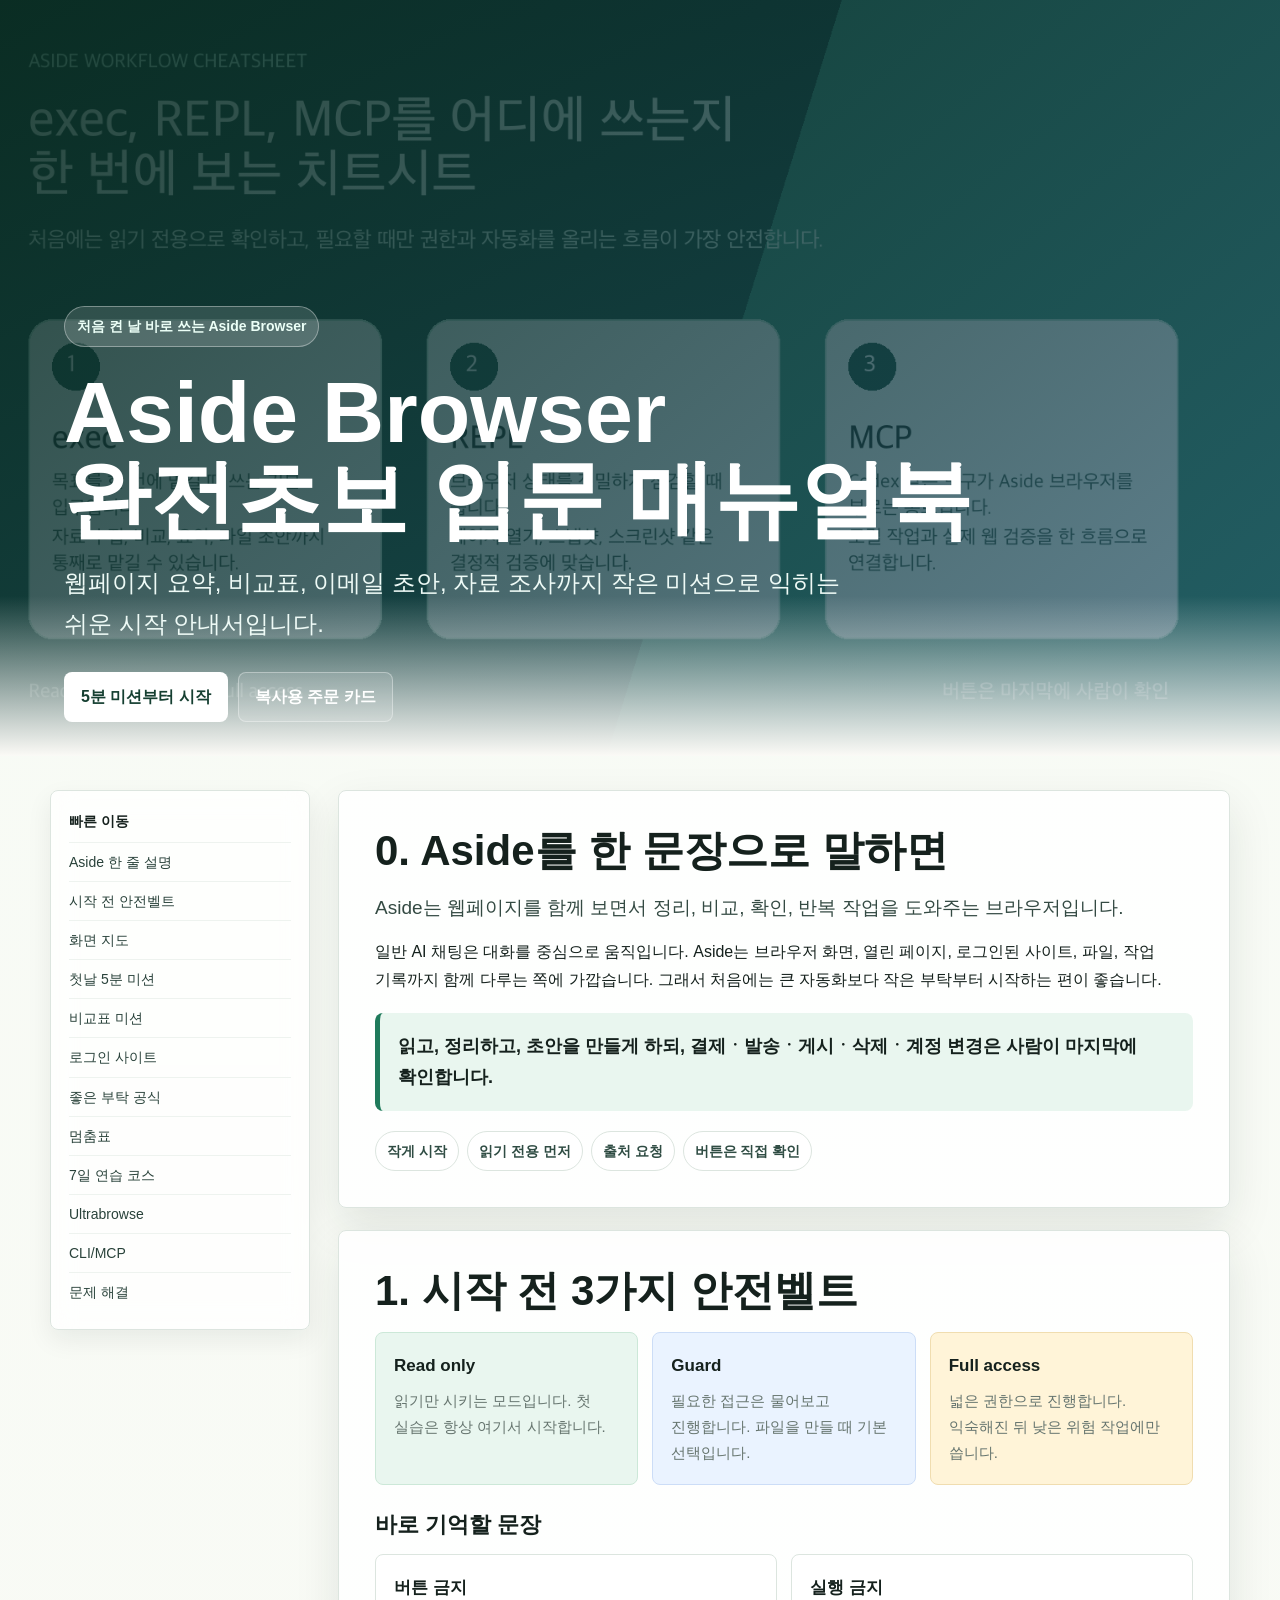
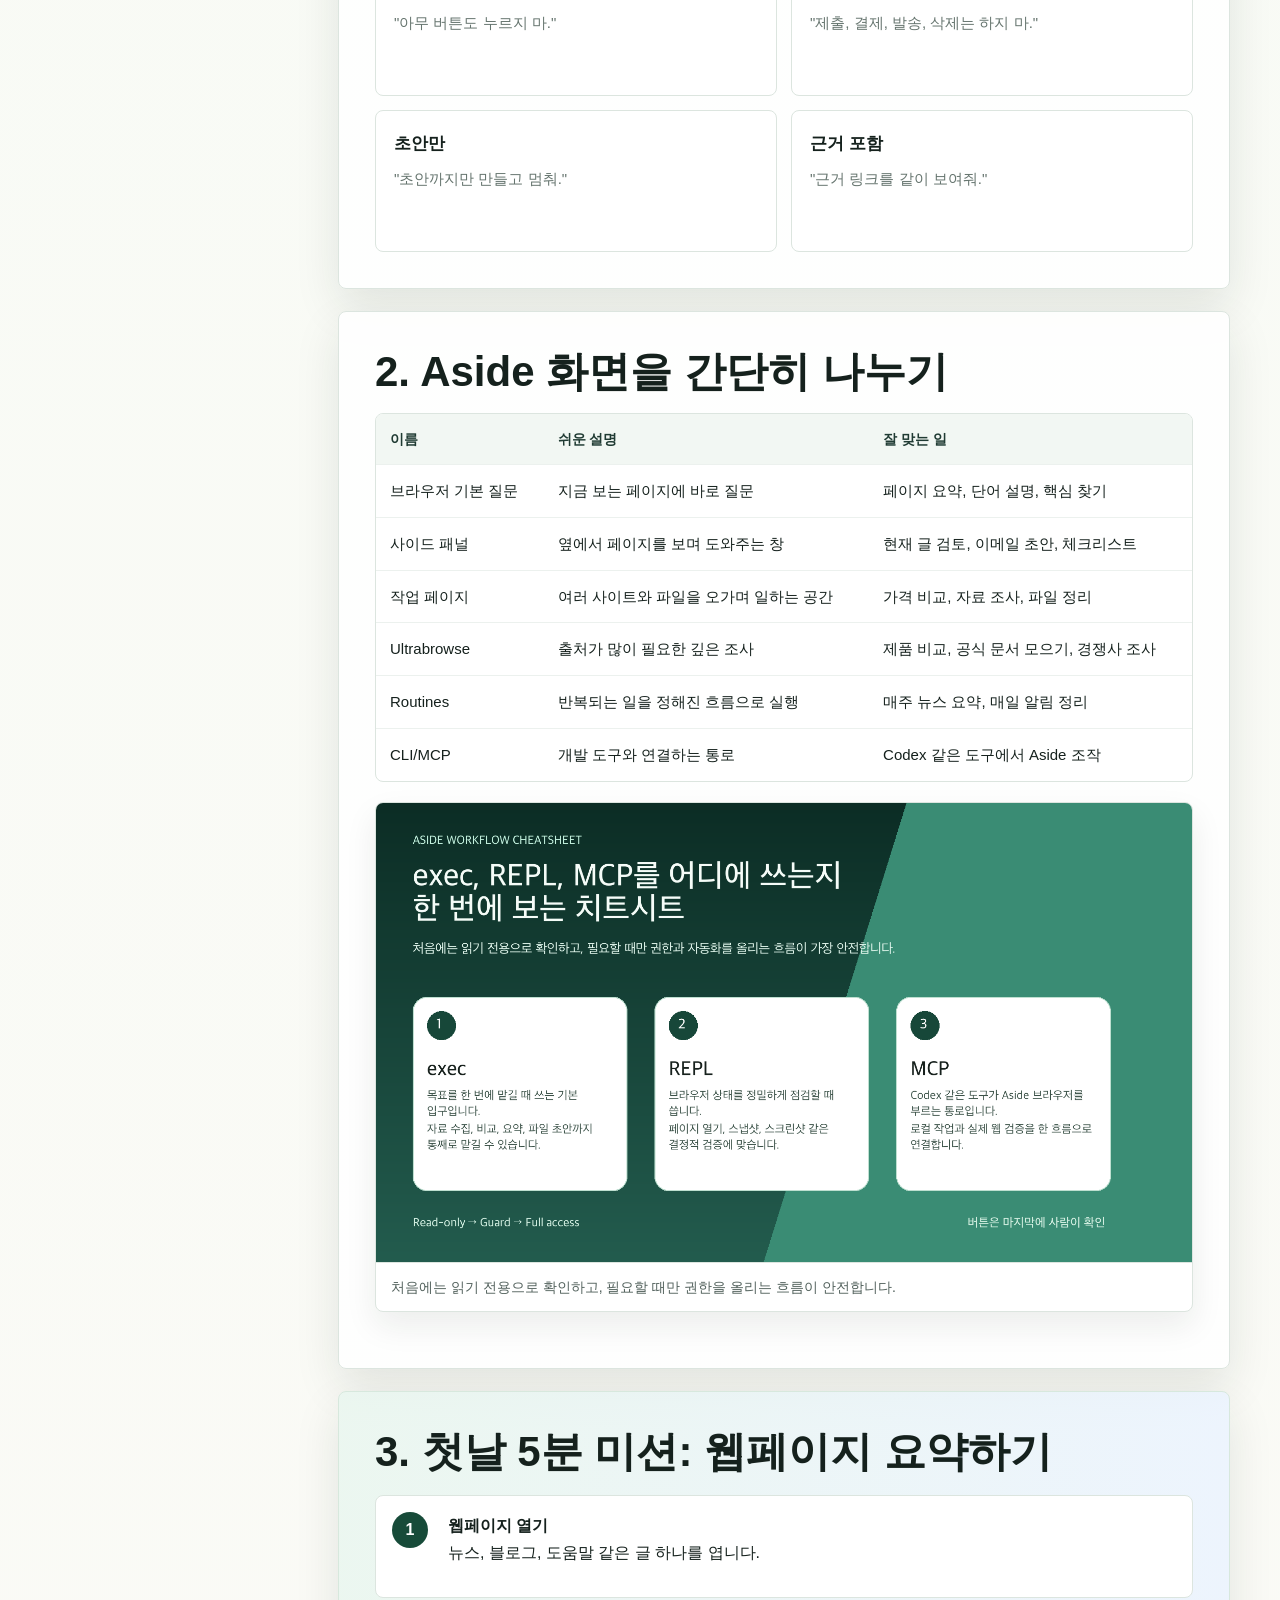
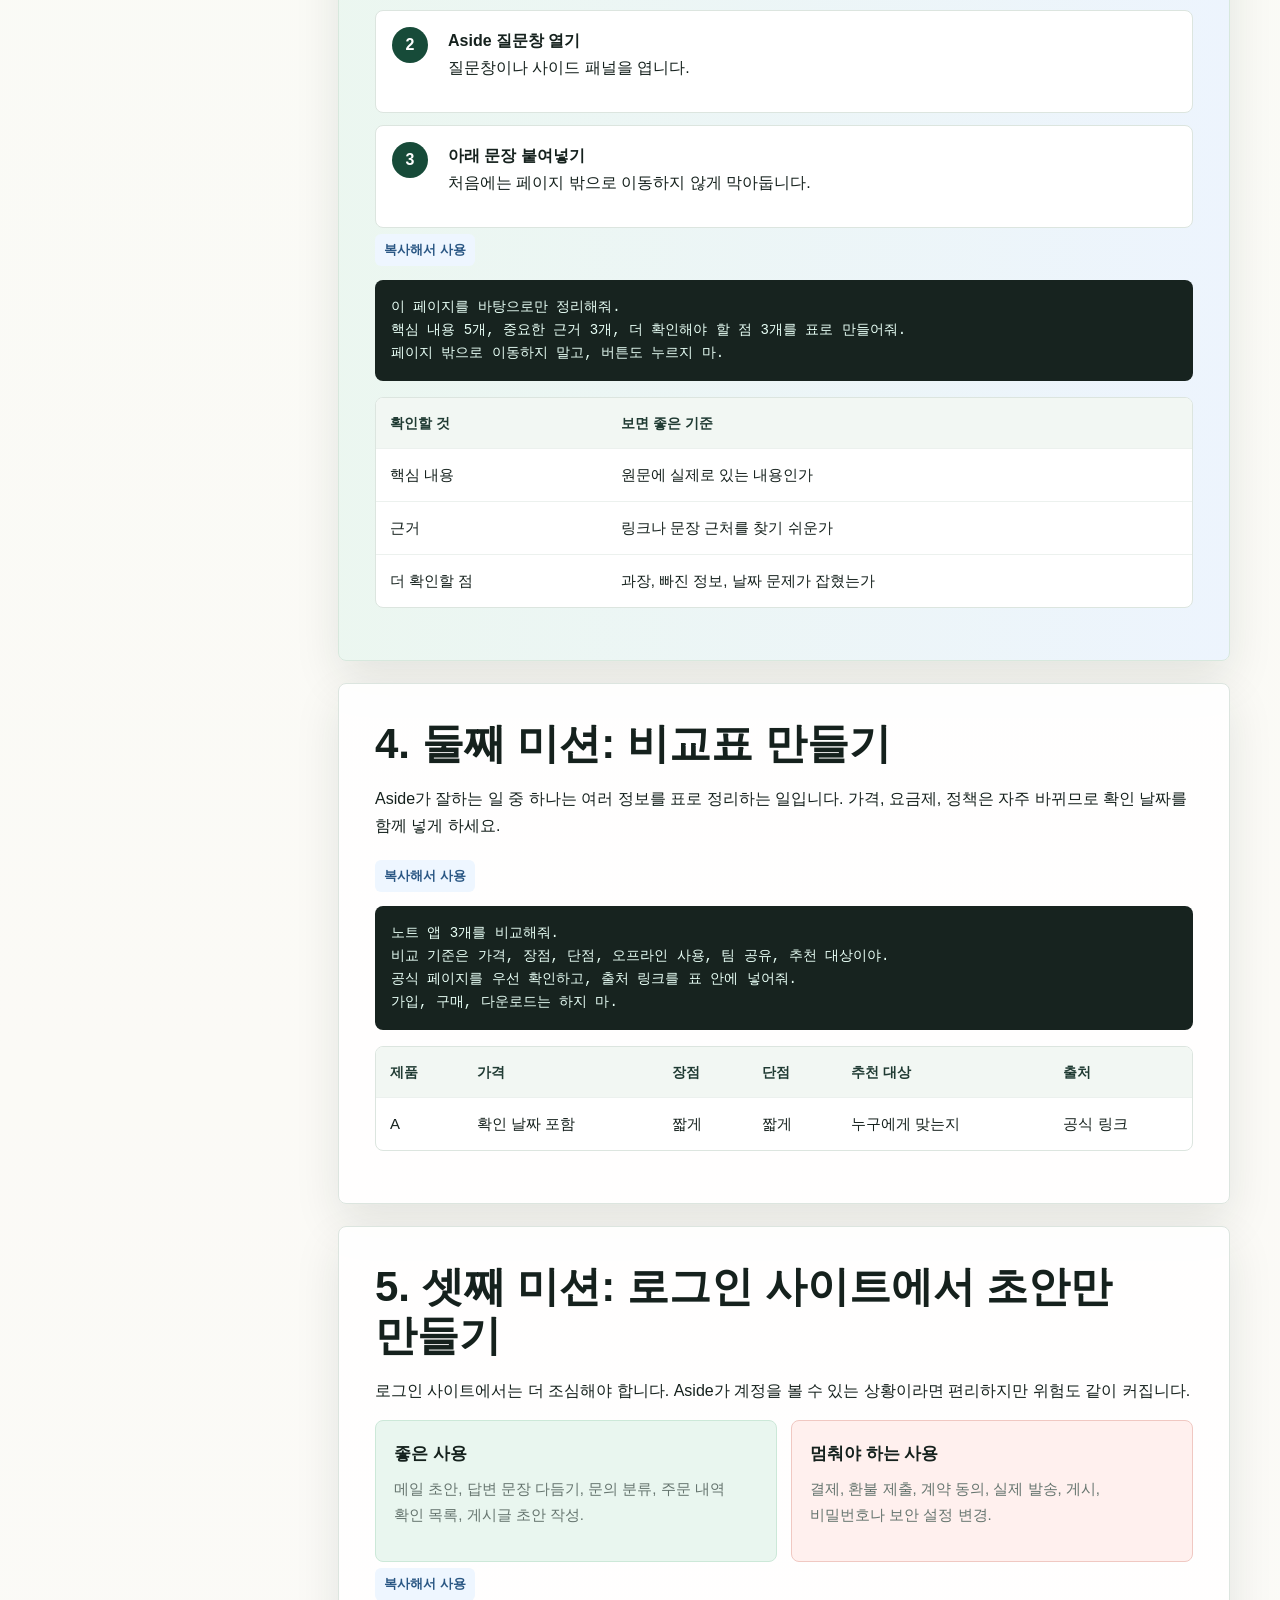
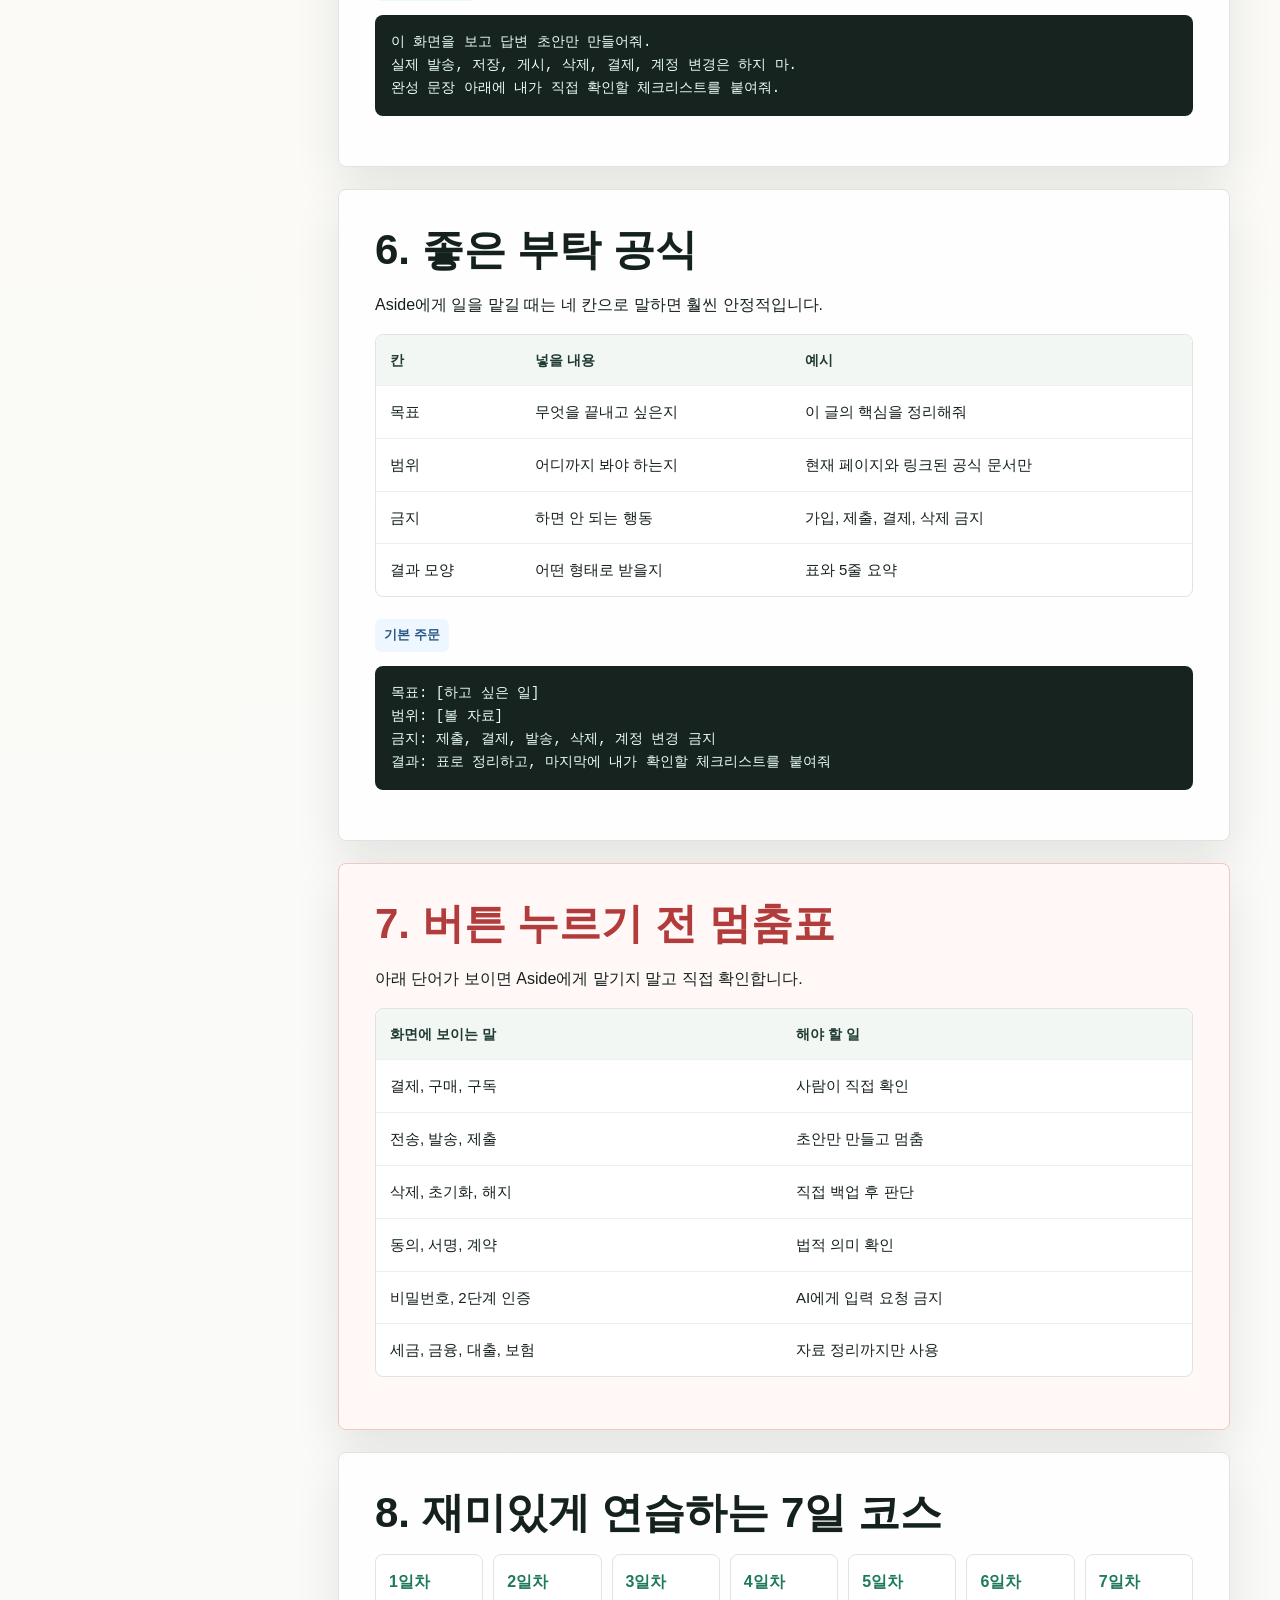
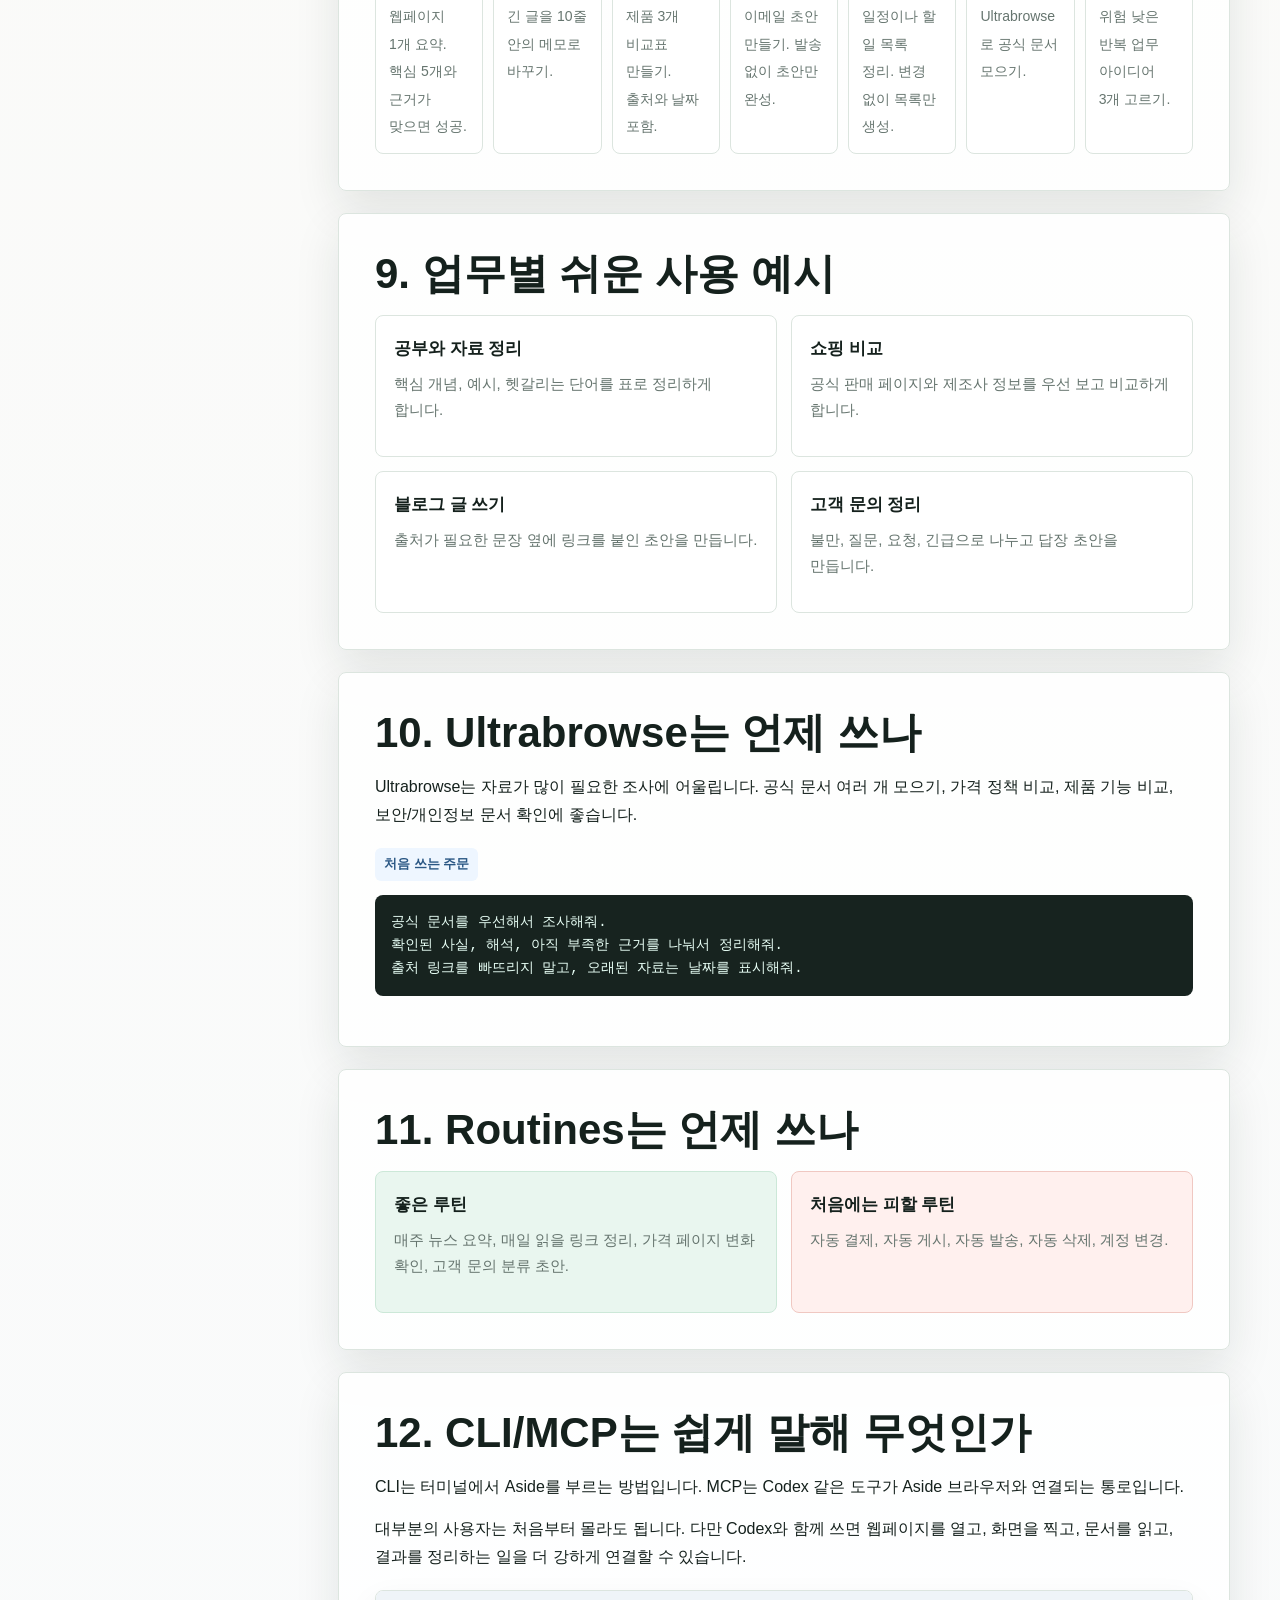
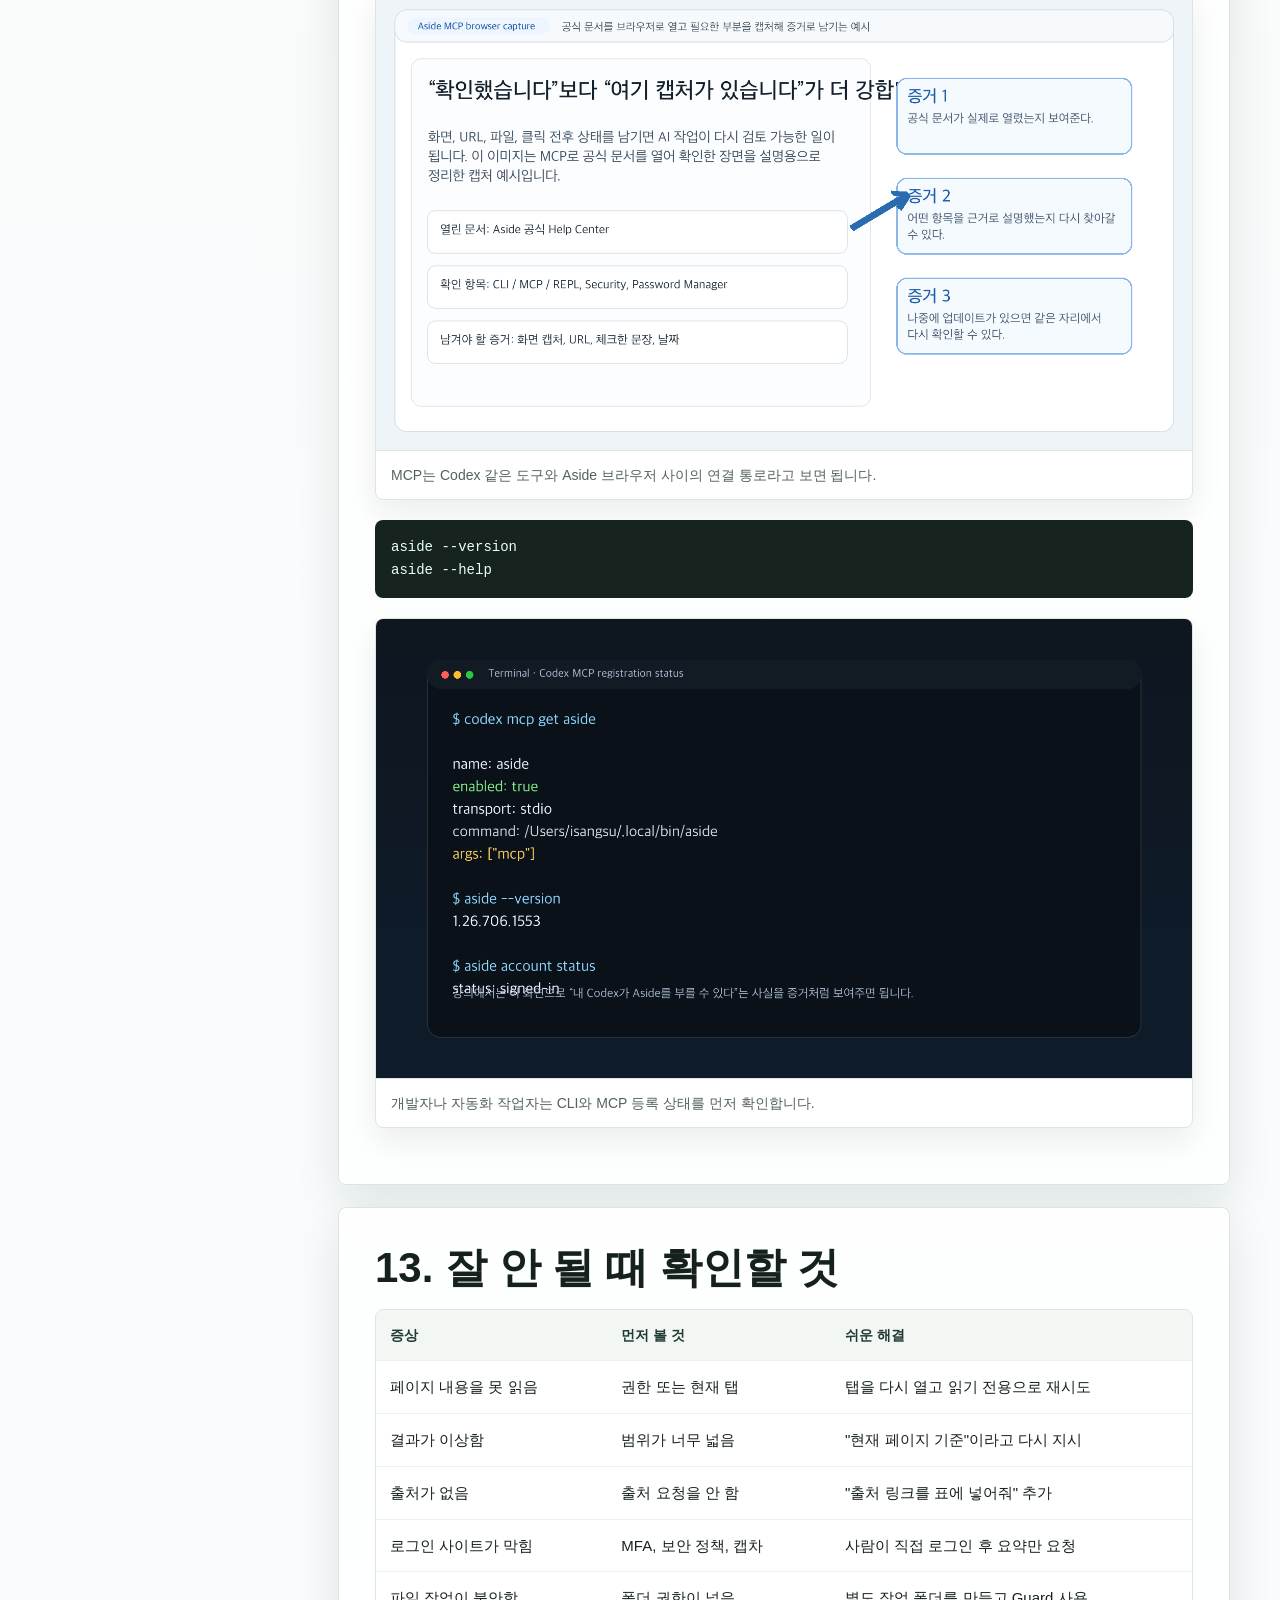
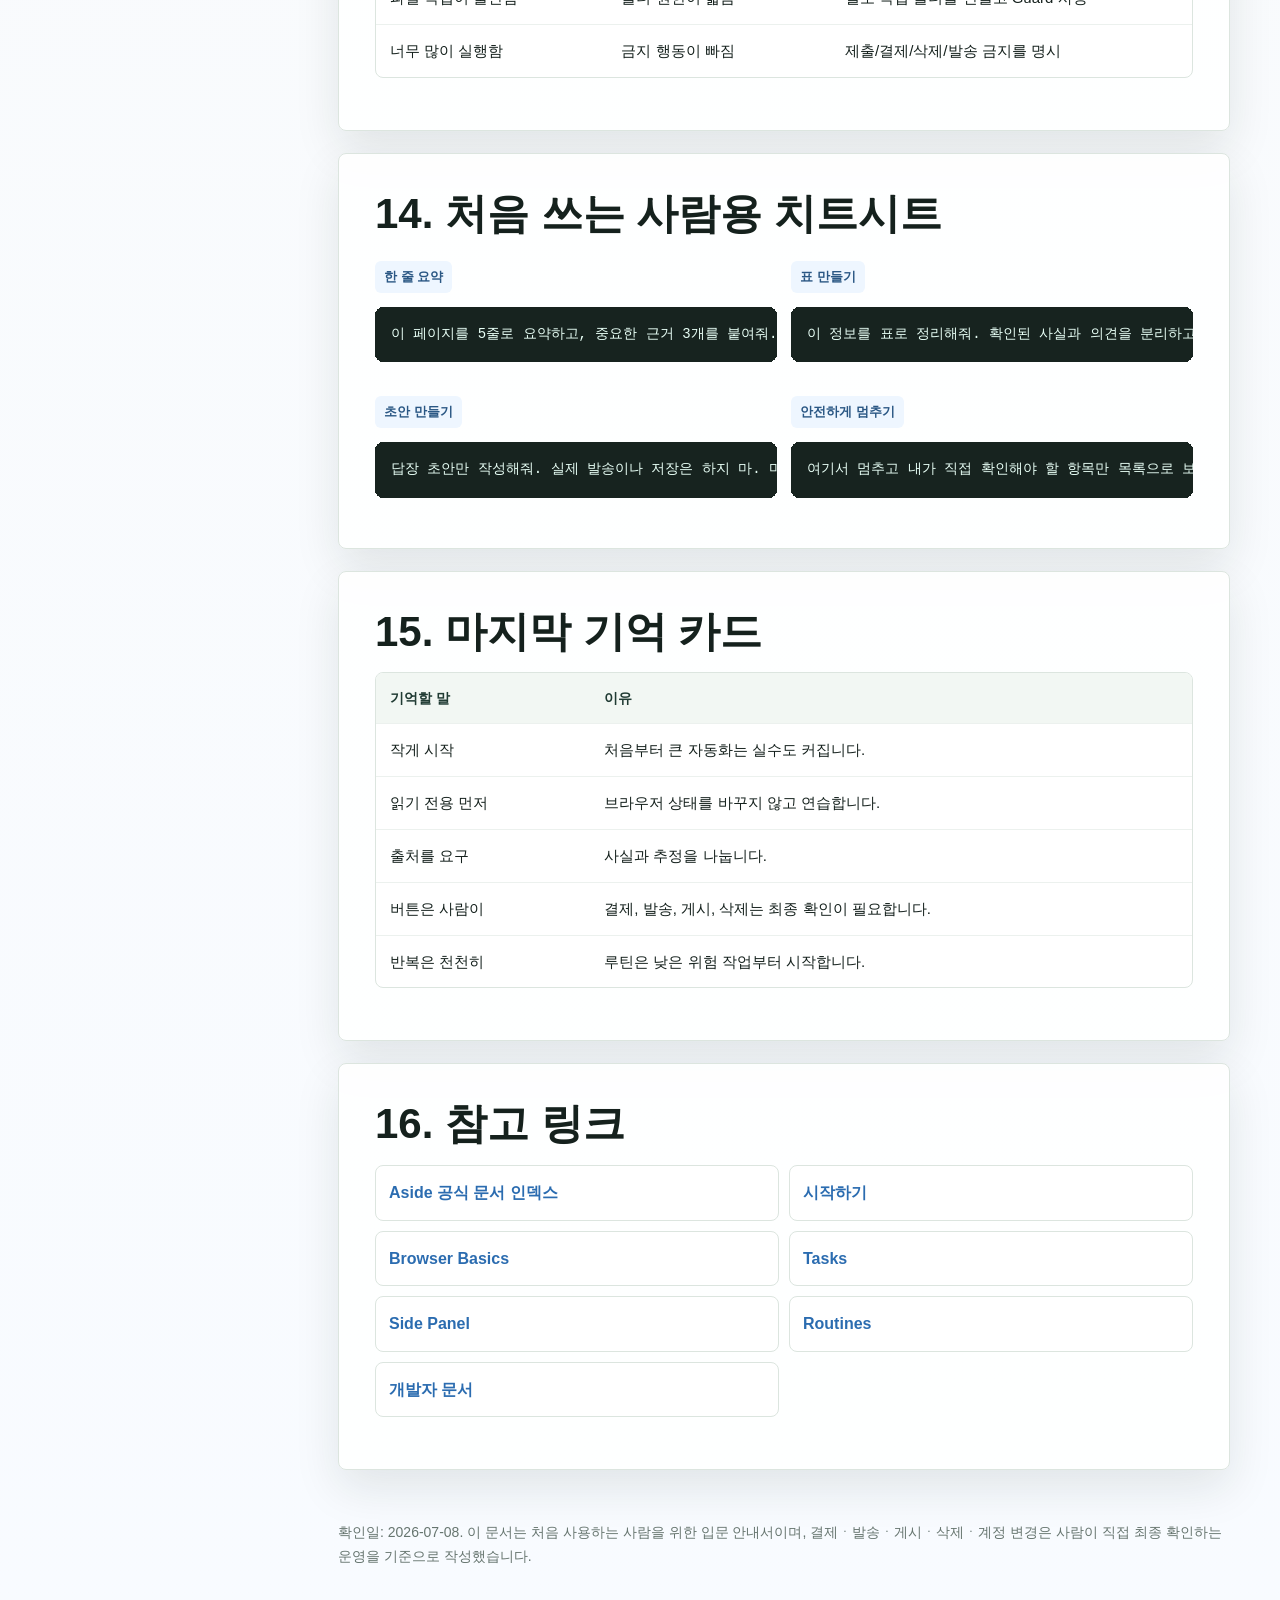
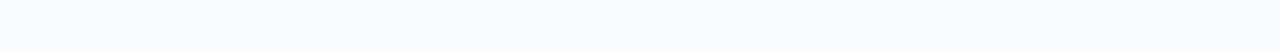
<file: quartz/static/lee-sangsu-gallery/aside-browser-beginner-manual.html>
<!doctype html>
<html lang="ko">
<head>
 <meta charset="utf-8">
 <meta name="viewport" content="width=device-width, initial-scale=1">
 <title>Aside Browser 완전초보 입문 매뉴얼북</title>
 <style>
 :root {
 --ink: #15211d;
 --muted: #66756f;
 --paper: #fbfaf6;
 --panel: #ffffff;
 --line: #dce5df;
 --green: #1f7a5b;
 --blue: #2b6cb0;
 --amber: #b56b1d;
 --red: #b23b3b;
 --mint: #e9f6ef;
 --sky: #eaf3ff;
 --butter: #fff4d8;
 --rose: #fff0ee;
 --shadow: 0 18px 46px rgba(20, 35, 29, 0.10);
 }

 * {
 box-sizing: border-box;
 }

 html {
 scroll-behavior: smooth;
 }

 body {
 margin: 0;
 color: var(--ink);
 background:
 linear-gradient(180deg, #f7fbf5 0%, var(--paper) 38%, #f8fbff 100%);
 font-family: -apple-system, BlinkMacSystemFont, "Segoe UI", sans-serif;
 line-height: 1.72;
 word-break: keep-all;
 overflow-wrap: anywhere;
 }

 a {
 color: var(--blue);
 text-decoration-thickness: 1px;
 text-underline-offset: 3px;
 }

 img {
 max-width: 100%;
 display: block;
 }

 .hero {
 min-height: 84vh;
 display: grid;
 align-items: end;
 padding: 44px clamp(18px, 5vw, 72px) 34px;
 background:
 linear-gradient(140deg, rgba(10, 45, 35, 0.88), rgba(25, 74, 96, 0.68)),
 url("assets/aside-workflow-cheatsheet.png") center / cover no-repeat;
 color: #fff;
 position: relative;
 isolation: isolate;
 }

 .hero::after {
 content: "";
 position: absolute;
 inset: auto 0 0 0;
 height: 160px;
 background: linear-gradient(180deg, transparent, var(--paper));
 z-index: -1;
 }

 .hero-inner {
 max-width: 1040px;
 }

 .kicker {
 display: inline-flex;
 align-items: center;
 gap: 8px;
 padding: 7px 12px;
 border: 1px solid rgba(255,255,255,0.36);
 border-radius: 999px;
 background: rgba(255,255,255,0.14);
 color: #ecfff7;
 font-size: 14px;
 font-weight: 700;
 letter-spacing: 0;
 }

 h1 {
 max-width: 920px;
 margin: 22px 0 18px;
 font-size: clamp(42px, 7vw, 86px);
 line-height: 1.02;
 letter-spacing: 0;
 }

 .hero p {
 max-width: 780px;
 margin: 0 0 24px;
 color: #eefaf6;
 font-size: clamp(17px, 2.2vw, 24px);
 }

 .hero-actions {
 display: flex;
 flex-wrap: wrap;
 gap: 10px;
 margin-top: 28px;
 }

 .btn {
 display: inline-flex;
 align-items: center;
 justify-content: center;
 min-width: 0;
 min-height: 44px;
 padding: 10px 16px;
 border-radius: 8px;
 border: 1px solid rgba(255,255,255,0.35);
 background: #fff;
 color: #153f31;
 font-weight: 800;
 text-decoration: none;
 }

 .btn.secondary {
 background: rgba(255,255,255,0.12);
 color: #fff;
 }

 .wrap {
 width: min(1180px, calc(100% - 36px));
 margin: 0 auto;
 padding: 34px 0 72px;
 }

 .layout {
 display: grid;
 grid-template-columns: 260px minmax(0, 1fr);
 gap: 28px;
 align-items: start;
 }

 nav {
 position: sticky;
 top: 18px;
 padding: 18px;
 background: rgba(255,255,255,0.82);
 border: 1px solid var(--line);
 border-radius: 8px;
 box-shadow: 0 10px 26px rgba(20,35,29,0.07);
 backdrop-filter: blur(12px);
 }

 nav strong {
 display: block;
 margin-bottom: 9px;
 font-size: 14px;
 }

 nav a {
 display: block;
 padding: 7px 0;
 color: #29423a;
 font-size: 14px;
 text-decoration: none;
 border-top: 1px solid #eef3ef;
 }

 main {
 min-width: 0;
 }

 section {
 margin: 0 0 22px;
 padding: clamp(22px, 4vw, 36px);
 border: 1px solid var(--line);
 border-radius: 8px;
 background: rgba(255,255,255,0.9);
 box-shadow: var(--shadow);
 }

 section.plain {
 background: transparent;
 box-shadow: none;
 border: 0;
 padding: 12px 0;
 }

 h2 {
 margin: 0 0 16px;
 font-size: clamp(26px, 3.5vw, 42px);
 line-height: 1.16;
 letter-spacing: 0;
 }

 h3 {
 margin: 26px 0 10px;
 font-size: 22px;
 line-height: 1.25;
 letter-spacing: 0;
 }

 p {
 margin: 0 0 14px;
 }

 .lead {
 font-size: 19px;
 color: #344a43;
 }

 .pill-row {
 display: flex;
 flex-wrap: wrap;
 gap: 8px;
 margin: 16px 0 0;
 }

 .pill {
 padding: 7px 11px;
 border-radius: 999px;
 border: 1px solid var(--line);
 background: #fff;
 color: #2f4c43;
 font-weight: 700;
 font-size: 14px;
 }

 .rule {
 margin: 20px 0;
 padding: 18px;
 border-left: 5px solid var(--green);
 border-radius: 8px;
 background: var(--mint);
 font-size: 18px;
 font-weight: 800;
 }

 .grid {
 display: grid;
 grid-template-columns: repeat(3, minmax(0, 1fr));
 gap: 14px;
 margin-top: 16px;
 }

 .grid.two {
 grid-template-columns: repeat(2, minmax(0, 1fr));
 }

 .mini-card {
 min-width: 0;
 min-height: 142px;
 padding: 18px;
 border-radius: 8px;
 border: 1px solid var(--line);
 background: #fff;
 }

 .mini-card strong {
 display: block;
 margin-bottom: 8px;
 font-size: 17px;
 }

 .mini-card p {
 margin: 0;
 color: var(--muted);
 font-size: 15px;
 }

 .mini-card.green {
 background: var(--mint);
 border-color: #cce8d8;
 }

 .mini-card.blue {
 background: var(--sky);
 border-color: #ccddf7;
 }

 .mini-card.amber {
 background: var(--butter);
 border-color: #f0ddb0;
 }

 .mini-card.red {
 background: var(--rose);
 border-color: #f0c8c2;
 }

 .steps {
 counter-reset: step;
 display: grid;
 gap: 12px;
 margin-top: 18px;
 }

 .step {
 counter-increment: step;
 display: grid;
 grid-template-columns: 44px minmax(0, 1fr);
 gap: 12px;
 align-items: start;
 padding: 16px;
 border: 1px solid var(--line);
 border-radius: 8px;
 background: #fff;
 }

 .step::before {
 content: counter(step);
 width: 36px;
 height: 36px;
 display: grid;
 place-items: center;
 border-radius: 50%;
 background: #174b39;
 color: #fff;
 font-weight: 900;
 }

 .table-scroll {
 overflow-x: auto;
 max-width: 100%;
 border: 1px solid var(--line);
 border-radius: 8px;
 background: #fff;
 margin: 16px 0;
 }

 table {
 width: 100%;
 min-width: 680px;
 border-collapse: collapse;
 font-size: 15px;
 }

 th,
 td {
 padding: 13px 14px;
 border-bottom: 1px solid #ecf1ee;
 text-align: left;
 vertical-align: top;
 }

 th {
 background: #f2f7f3;
 color: #203b33;
 font-size: 14px;
 }

 tr:last-child td {
 border-bottom: 0;
 }

 code,
 pre {
 font-family: ui-monospace, SFMono-Regular, Menlo, Consolas, monospace;
 }

 pre {
 margin: 14px 0;
 padding: 16px;
 overflow-x: auto;
 border-radius: 8px;
 background: #17231f;
 color: #e8fff6;
 font-size: 14px;
 line-height: 1.65;
 }

 pre code {
 display: block;
 min-width: 0;
 }

 .copy-note {
 display: inline-block;
 margin: 6px 0 0;
 padding: 5px 9px;
 border-radius: 6px;
 background: #eef6ff;
 color: #2a5784;
 font-size: 13px;
 font-weight: 800;
 }

 figure {
 margin: 20px 0;
 overflow: hidden;
 border: 1px solid var(--line);
 border-radius: 8px;
 background: #fff;
 box-shadow: 0 14px 32px rgba(20,35,29,0.08);
 }

 figure img {
 width: 100%;
 background: #f5f7f8;
 }

 figcaption {
 padding: 12px 15px;
 color: #53625d;
 font-size: 14px;
 border-top: 1px solid var(--line);
 }

 .mission {
 border: 1px solid #d7e8dd;
 background:
 linear-gradient(90deg, rgba(233,246,239,0.86), rgba(234,243,255,0.82));
 }

 .stop {
 border-color: #f0c8c2;
 background: #fff8f6;
 }

 .stop h2 {
 color: var(--red);
 }

 .week {
 display: grid;
 grid-template-columns: repeat(7, minmax(0, 1fr));
 gap: 10px;
 margin-top: 16px;
 }

 .day {
 min-width: 0;
 min-height: 132px;
 padding: 13px;
 border-radius: 8px;
 border: 1px solid var(--line);
 background: #fff;
 }

 .day strong {
 display: block;
 color: var(--green);
 margin-bottom: 7px;
 }

 .day span {
 color: var(--muted);
 font-size: 14px;
 }

 .sources {
 display: grid;
 grid-template-columns: repeat(2, minmax(0, 1fr));
 gap: 10px;
 padding: 0;
 list-style: none;
 }

 .sources a {
 display: block;
 min-width: 0;
 min-height: 54px;
 padding: 13px;
 border: 1px solid var(--line);
 border-radius: 8px;
 background: #fff;
 text-decoration: none;
 font-weight: 800;
 }

 footer {
 padding: 28px 0 10px;
 color: var(--muted);
 font-size: 14px;
 }

 @media (max-width: 980px) {
 .layout {
 grid-template-columns: 1fr;
 }

 nav {
 position: static;
 }

 nav a {
 display: inline-block;
 margin-right: 12px;
 border-top: 0;
 }

 .grid,
 .grid.two,
 .week,
 .sources {
 grid-template-columns: 1fr 1fr;
 }
 }

 @media (max-width: 640px) {
 .hero {
 min-height: 76vh;
 padding: 34px 18px 28px;
 }

 .wrap {
 width: min(100% - 24px, 1180px);
 padding-top: 18px;
 }

 section {
 padding: 20px 16px;
 }

 .grid,
 .grid.two,
 .week,
 .sources {
 grid-template-columns: 1fr;
 }

 .step {
 grid-template-columns: 38px minmax(0, 1fr);
 }

 table {
 min-width: 100%;
 table-layout: auto;
 }

 th,
 td {
 padding: 10px 9px;
 overflow-wrap: anywhere;
 }

 pre {
 font-size: 13px;
 white-space: pre-wrap;
 overflow-wrap: anywhere;
 }

 pre code {
 white-space: pre-wrap;
 overflow-wrap: anywhere;
 }
 }
 </style>
</head>
<body>
 <header class="hero">
 <div class="hero-inner">
 <span class="kicker">처음 켠 날 바로 쓰는 Aside Browser</span>
 <h1>Aside Browser 완전초보 입문 매뉴얼북</h1>
 <p>웹페이지 요약, 비교표, 이메일 초안, 자료 조사까지 작은 미션으로 익히는 쉬운 시작 안내서입니다.</p>
 <div class="hero-actions">
 <a class="btn" href="#mission-5">5분 미션부터 시작</a>
 <a class="btn secondary" href="#prompt-card">복사용 주문 카드</a>
 </div>
 </div>
 </header>

 <div class="wrap">
 <div class="layout">
 <nav aria-label="목차">
 <strong>빠른 이동</strong>
 <a href="#what">Aside 한 줄 설명</a>
 <a href="#safety">시작 전 안전벨트</a>
 <a href="#map">화면 지도</a>
 <a href="#mission-5">첫날 5분 미션</a>
 <a href="#compare">비교표 미션</a>
 <a href="#login">로그인 사이트</a>
 <a href="#prompt">좋은 부탁 공식</a>
 <a href="#stop">멈춤표</a>
 <a href="#week">7일 연습 코스</a>
 <a href="#ultrabrowse">Ultrabrowse</a>
 <a href="#mcp">CLI/MCP</a>
 <a href="#troubleshooting">문제 해결</a>
 </nav>

 <main>
 <section id="what">
 <h2>0. Aside를 한 문장으로 말하면</h2>
 <p class="lead">Aside는 웹페이지를 함께 보면서 정리, 비교, 확인, 반복 작업을 도와주는 브라우저입니다.</p>
 <p>일반 AI 채팅은 대화를 중심으로 움직입니다. Aside는 브라우저 화면, 열린 페이지, 로그인된 사이트, 파일, 작업 기록까지 함께 다루는 쪽에 가깝습니다. 그래서 처음에는 큰 자동화보다 작은 부탁부터 시작하는 편이 좋습니다.</p>
 <div class="rule">읽고, 정리하고, 초안을 만들게 하되, 결제ㆍ발송ㆍ게시ㆍ삭제ㆍ계정 변경은 사람이 마지막에 확인합니다.</div>
 <div class="pill-row" aria-label="핵심 키워드">
 <span class="pill">작게 시작</span>
 <span class="pill">읽기 전용 먼저</span>
 <span class="pill">출처 요청</span>
 <span class="pill">버튼은 직접 확인</span>
 </div>
 </section>

 <section id="safety">
 <h2>1. 시작 전 3가지 안전벨트</h2>
 <div class="grid">
 <div class="mini-card green">
 <strong>Read only</strong>
 <p>읽기만 시키는 모드입니다. 첫 실습은 항상 여기서 시작합니다.</p>
 </div>
 <div class="mini-card blue">
 <strong>Guard</strong>
 <p>필요한 접근은 물어보고 진행합니다. 파일을 만들 때 기본 선택입니다.</p>
 </div>
 <div class="mini-card amber">
 <strong>Full access</strong>
 <p>넓은 권한으로 진행합니다. 익숙해진 뒤 낮은 위험 작업에만 씁니다.</p>
 </div>
 </div>
 <h3>바로 기억할 문장</h3>
 <div class="grid two">
 <div class="mini-card"><strong>버튼 금지</strong><p>"아무 버튼도 누르지 마."</p></div>
 <div class="mini-card"><strong>실행 금지</strong><p>"제출, 결제, 발송, 삭제는 하지 마."</p></div>
 <div class="mini-card"><strong>초안만</strong><p>"초안까지만 만들고 멈춰."</p></div>
 <div class="mini-card"><strong>근거 포함</strong><p>"근거 링크를 같이 보여줘."</p></div>
 </div>
 </section>

 <section id="map">
 <h2>2. Aside 화면을 간단히 나누기</h2>
 <div class="table-scroll">
 <table>
 <thead>
 <tr><th>이름</th><th>쉬운 설명</th><th>잘 맞는 일</th></tr>
 </thead>
 <tbody>
 <tr><td>브라우저 기본 질문</td><td>지금 보는 페이지에 바로 질문</td><td>페이지 요약, 단어 설명, 핵심 찾기</td></tr>
 <tr><td>사이드 패널</td><td>옆에서 페이지를 보며 도와주는 창</td><td>현재 글 검토, 이메일 초안, 체크리스트</td></tr>
 <tr><td>작업 페이지</td><td>여러 사이트와 파일을 오가며 일하는 공간</td><td>가격 비교, 자료 조사, 파일 정리</td></tr>
 <tr><td>Ultrabrowse</td><td>출처가 많이 필요한 깊은 조사</td><td>제품 비교, 공식 문서 모으기, 경쟁사 조사</td></tr>
 <tr><td>Routines</td><td>반복되는 일을 정해진 흐름으로 실행</td><td>매주 뉴스 요약, 매일 알림 정리</td></tr>
 <tr><td>CLI/MCP</td><td>개발 도구와 연결하는 통로</td><td>Codex 같은 도구에서 Aside 조작</td></tr>
 </tbody>
 </table>
 </div>
 <figure>
 <img src="assets/aside-workflow-cheatsheet.png" alt="Aside 작업 흐름을 한 화면에 정리한 치트시트">
 <figcaption>처음에는 읽기 전용으로 확인하고, 필요할 때만 권한을 올리는 흐름이 안전합니다.</figcaption>
 </figure>
 </section>

 <section id="mission-5" class="mission">
 <h2>3. 첫날 5분 미션: 웹페이지 요약하기</h2>
 <div class="steps">
 <div class="step"><div><strong>웹페이지 열기</strong><p>뉴스, 블로그, 도움말 같은 글 하나를 엽니다.</p></div></div>
 <div class="step"><div><strong>Aside 질문창 열기</strong><p>질문창이나 사이드 패널을 엽니다.</p></div></div>
 <div class="step"><div><strong>아래 문장 붙여넣기</strong><p>처음에는 페이지 밖으로 이동하지 않게 막아둡니다.</p></div></div>
 </div>
 <span class="copy-note">복사해서 사용</span>
 <pre><code>이 페이지를 바탕으로만 정리해줘.
핵심 내용 5개, 중요한 근거 3개, 더 확인해야 할 점 3개를 표로 만들어줘.
페이지 밖으로 이동하지 말고, 버튼도 누르지 마.</code></pre>
 <div class="table-scroll">
 <table>
 <thead>
 <tr><th>확인할 것</th><th>보면 좋은 기준</th></tr>
 </thead>
 <tbody>
 <tr><td>핵심 내용</td><td>원문에 실제로 있는 내용인가</td></tr>
 <tr><td>근거</td><td>링크나 문장 근처를 찾기 쉬운가</td></tr>
 <tr><td>더 확인할 점</td><td>과장, 빠진 정보, 날짜 문제가 잡혔는가</td></tr>
 </tbody>
 </table>
 </div>
 </section>

 <section id="compare">
 <h2>4. 둘째 미션: 비교표 만들기</h2>
 <p>Aside가 잘하는 일 중 하나는 여러 정보를 표로 정리하는 일입니다. 가격, 요금제, 정책은 자주 바뀌므로 확인 날짜를 함께 넣게 하세요.</p>
 <span class="copy-note">복사해서 사용</span>
 <pre><code>노트 앱 3개를 비교해줘.
비교 기준은 가격, 장점, 단점, 오프라인 사용, 팀 공유, 추천 대상이야.
공식 페이지를 우선 확인하고, 출처 링크를 표 안에 넣어줘.
가입, 구매, 다운로드는 하지 마.</code></pre>
 <div class="table-scroll">
 <table>
 <thead>
 <tr><th>제품</th><th>가격</th><th>장점</th><th>단점</th><th>추천 대상</th><th>출처</th></tr>
 </thead>
 <tbody>
 <tr><td>A</td><td>확인 날짜 포함</td><td>짧게</td><td>짧게</td><td>누구에게 맞는지</td><td>공식 링크</td></tr>
 </tbody>
 </table>
 </div>
 </section>

 <section id="login">
 <h2>5. 셋째 미션: 로그인 사이트에서 초안만 만들기</h2>
 <p>로그인 사이트에서는 더 조심해야 합니다. Aside가 계정을 볼 수 있는 상황이라면 편리하지만 위험도 같이 커집니다.</p>
 <div class="grid two">
 <div class="mini-card green">
 <strong>좋은 사용</strong>
 <p>메일 초안, 답변 문장 다듬기, 문의 분류, 주문 내역 확인 목록, 게시글 초안 작성.</p>
 </div>
 <div class="mini-card red">
 <strong>멈춰야 하는 사용</strong>
 <p>결제, 환불 제출, 계약 동의, 실제 발송, 게시, 비밀번호나 보안 설정 변경.</p>
 </div>
 </div>
 <span class="copy-note">복사해서 사용</span>
 <pre><code>이 화면을 보고 답변 초안만 만들어줘.
실제 발송, 저장, 게시, 삭제, 결제, 계정 변경은 하지 마.
완성 문장 아래에 내가 직접 확인할 체크리스트를 붙여줘.</code></pre>
 </section>

 <section id="prompt">
 <h2>6. 좋은 부탁 공식</h2>
 <p>Aside에게 일을 맡길 때는 네 칸으로 말하면 훨씬 안정적입니다.</p>
 <div class="table-scroll">
 <table>
 <thead>
 <tr><th>칸</th><th>넣을 내용</th><th>예시</th></tr>
 </thead>
 <tbody>
 <tr><td>목표</td><td>무엇을 끝내고 싶은지</td><td>이 글의 핵심을 정리해줘</td></tr>
 <tr><td>범위</td><td>어디까지 봐야 하는지</td><td>현재 페이지와 링크된 공식 문서만</td></tr>
 <tr><td>금지</td><td>하면 안 되는 행동</td><td>가입, 제출, 결제, 삭제 금지</td></tr>
 <tr><td>결과 모양</td><td>어떤 형태로 받을지</td><td>표와 5줄 요약</td></tr>
 </tbody>
 </table>
 </div>
 <span class="copy-note">기본 주문</span>
 <pre><code>목표: [하고 싶은 일]
범위: [볼 자료]
금지: 제출, 결제, 발송, 삭제, 계정 변경 금지
결과: 표로 정리하고, 마지막에 내가 확인할 체크리스트를 붙여줘</code></pre>
 </section>

 <section id="stop" class="stop">
 <h2>7. 버튼 누르기 전 멈춤표</h2>
 <p>아래 단어가 보이면 Aside에게 맡기지 말고 직접 확인합니다.</p>
 <div class="table-scroll">
 <table>
 <thead>
 <tr><th>화면에 보이는 말</th><th>해야 할 일</th></tr>
 </thead>
 <tbody>
 <tr><td>결제, 구매, 구독</td><td>사람이 직접 확인</td></tr>
 <tr><td>전송, 발송, 제출</td><td>초안만 만들고 멈춤</td></tr>
 <tr><td>삭제, 초기화, 해지</td><td>직접 백업 후 판단</td></tr>
 <tr><td>동의, 서명, 계약</td><td>법적 의미 확인</td></tr>
 <tr><td>비밀번호, 2단계 인증</td><td>AI에게 입력 요청 금지</td></tr>
 <tr><td>세금, 금융, 대출, 보험</td><td>자료 정리까지만 사용</td></tr>
 </tbody>
 </table>
 </div>
 </section>

 <section id="week">
 <h2>8. 재미있게 연습하는 7일 코스</h2>
 <div class="week">
 <div class="day"><strong>1일차</strong><span>웹페이지 1개 요약. 핵심 5개와 근거가 맞으면 성공.</span></div>
 <div class="day"><strong>2일차</strong><span>긴 글을 10줄 안의 메모로 바꾸기.</span></div>
 <div class="day"><strong>3일차</strong><span>제품 3개 비교표 만들기. 출처와 날짜 포함.</span></div>
 <div class="day"><strong>4일차</strong><span>이메일 초안 만들기. 발송 없이 초안만 완성.</span></div>
 <div class="day"><strong>5일차</strong><span>일정이나 할 일 목록 정리. 변경 없이 목록만 생성.</span></div>
 <div class="day"><strong>6일차</strong><span>Ultrabrowse로 공식 문서 모으기.</span></div>
 <div class="day"><strong>7일차</strong><span>위험 낮은 반복 업무 아이디어 3개 고르기.</span></div>
 </div>
 </section>

 <section id="examples">
 <h2>9. 업무별 쉬운 사용 예시</h2>
 <div class="grid two">
 <div class="mini-card"><strong>공부와 자료 정리</strong><p>핵심 개념, 예시, 헷갈리는 단어를 표로 정리하게 합니다.</p></div>
 <div class="mini-card"><strong>쇼핑 비교</strong><p>공식 판매 페이지와 제조사 정보를 우선 보고 비교하게 합니다.</p></div>
 <div class="mini-card"><strong>블로그 글 쓰기</strong><p>출처가 필요한 문장 옆에 링크를 붙인 초안을 만듭니다.</p></div>
 <div class="mini-card"><strong>고객 문의 정리</strong><p>불만, 질문, 요청, 긴급으로 나누고 답장 초안을 만듭니다.</p></div>
 </div>
 </section>

 <section id="ultrabrowse">
 <h2>10. Ultrabrowse는 언제 쓰나</h2>
 <p>Ultrabrowse는 자료가 많이 필요한 조사에 어울립니다. 공식 문서 여러 개 모으기, 가격 정책 비교, 제품 기능 비교, 보안/개인정보 문서 확인에 좋습니다.</p>
 <span class="copy-note">처음 쓰는 주문</span>
 <pre><code>공식 문서를 우선해서 조사해줘.
확인된 사실, 해석, 아직 부족한 근거를 나눠서 정리해줘.
출처 링크를 빠뜨리지 말고, 오래된 자료는 날짜를 표시해줘.</code></pre>
 </section>

 <section id="routine">
 <h2>11. Routines는 언제 쓰나</h2>
 <div class="grid two">
 <div class="mini-card green">
 <strong>좋은 루틴</strong>
 <p>매주 뉴스 요약, 매일 읽을 링크 정리, 가격 페이지 변화 확인, 고객 문의 분류 초안.</p>
 </div>
 <div class="mini-card red">
 <strong>처음에는 피할 루틴</strong>
 <p>자동 결제, 자동 게시, 자동 발송, 자동 삭제, 계정 변경.</p>
 </div>
 </div>
 </section>

 <section id="mcp">
 <h2>12. CLI/MCP는 쉽게 말해 무엇인가</h2>
 <p>CLI는 터미널에서 Aside를 부르는 방법입니다. MCP는 Codex 같은 도구가 Aside 브라우저와 연결되는 통로입니다.</p>
 <p>대부분의 사용자는 처음부터 몰라도 됩니다. 다만 Codex와 함께 쓰면 웹페이지를 열고, 화면을 찍고, 문서를 읽고, 결과를 정리하는 일을 더 강하게 연결할 수 있습니다.</p>
 <figure>
 <img src="assets/aside-mcp-annotated-docs.png" alt="Aside MCP 문서 화면">
 <figcaption>MCP는 Codex 같은 도구와 Aside 브라우저 사이의 연결 통로라고 보면 됩니다.</figcaption>
 </figure>
 <pre><code>aside --version
aside --help</code></pre>
 <figure>
 <img src="assets/aside-cli-mcp-registration.png" alt="Aside CLI MCP 등록 화면">
 <figcaption>개발자나 자동화 작업자는 CLI와 MCP 등록 상태를 먼저 확인합니다.</figcaption>
 </figure>
 </section>

 <section id="troubleshooting">
 <h2>13. 잘 안 될 때 확인할 것</h2>
 <div class="table-scroll">
 <table>
 <thead>
 <tr><th>증상</th><th>먼저 볼 것</th><th>쉬운 해결</th></tr>
 </thead>
 <tbody>
 <tr><td>페이지 내용을 못 읽음</td><td>권한 또는 현재 탭</td><td>탭을 다시 열고 읽기 전용으로 재시도</td></tr>
 <tr><td>결과가 이상함</td><td>범위가 너무 넓음</td><td>"현재 페이지 기준"이라고 다시 지시</td></tr>
 <tr><td>출처가 없음</td><td>출처 요청을 안 함</td><td>"출처 링크를 표에 넣어줘" 추가</td></tr>
 <tr><td>로그인 사이트가 막힘</td><td>MFA, 보안 정책, 캡차</td><td>사람이 직접 로그인 후 요약만 요청</td></tr>
 <tr><td>파일 작업이 불안함</td><td>폴더 권한이 넓음</td><td>별도 작업 폴더를 만들고 Guard 사용</td></tr>
 <tr><td>너무 많이 실행함</td><td>금지 행동이 빠짐</td><td>제출/결제/삭제/발송 금지를 명시</td></tr>
 </tbody>
 </table>
 </div>
 </section>

 <section id="prompt-card">
 <h2>14. 처음 쓰는 사람용 치트시트</h2>
 <div class="grid two">
 <div>
 <span class="copy-note">한 줄 요약</span>
 <pre><code>이 페이지를 5줄로 요약하고, 중요한 근거 3개를 붙여줘. 아무 버튼도 누르지 마.</code></pre>
 </div>
 <div>
 <span class="copy-note">표 만들기</span>
 <pre><code>이 정보를 표로 정리해줘. 확인된 사실과 의견을 분리하고, 출처를 넣어줘.</code></pre>
 </div>
 <div>
 <span class="copy-note">초안 만들기</span>
 <pre><code>답장 초안만 작성해줘. 실제 발송이나 저장은 하지 마. 마지막에 확인 목록을 붙여줘.</code></pre>
 </div>
 <div>
 <span class="copy-note">안전하게 멈추기</span>
 <pre><code>여기서 멈추고 내가 직접 확인해야 할 항목만 목록으로 보여줘.</code></pre>
 </div>
 </div>
 </section>

 <section id="remember">
 <h2>15. 마지막 기억 카드</h2>
 <div class="table-scroll">
 <table>
 <thead>
 <tr><th>기억할 말</th><th>이유</th></tr>
 </thead>
 <tbody>
 <tr><td>작게 시작</td><td>처음부터 큰 자동화는 실수도 커집니다.</td></tr>
 <tr><td>읽기 전용 먼저</td><td>브라우저 상태를 바꾸지 않고 연습합니다.</td></tr>
 <tr><td>출처를 요구</td><td>사실과 추정을 나눕니다.</td></tr>
 <tr><td>버튼은 사람이</td><td>결제, 발송, 게시, 삭제는 최종 확인이 필요합니다.</td></tr>
 <tr><td>반복은 천천히</td><td>루틴은 낮은 위험 작업부터 시작합니다.</td></tr>
 </tbody>
 </table>
 </div>
 </section>

 <section id="sources">
 <h2>16. 참고 링크</h2>
 <ul class="sources">
 <li><a href="https://docs.aside.com/llms.txt">Aside 공식 문서 인덱스</a></li>
 <li><a href="https://docs.aside.com/help/get-started.md">시작하기</a></li>
 <li><a href="https://docs.aside.com/help/browser-basics.md">Browser Basics</a></li>
 <li><a href="https://docs.aside.com/help/tasks.md">Tasks</a></li>
 <li><a href="https://docs.aside.com/help/side-panel.md">Side Panel</a></li>
 <li><a href="https://docs.aside.com/help/automation/routines.md">Routines</a></li>
 <li><a href="https://docs.aside.com/help/developers.md">개발자 문서</a></li>
 </ul>
 </section>

 <footer>
 확인일: 2026-07-08. 이 문서는 처음 사용하는 사람을 위한 입문 안내서이며, 결제ㆍ발송ㆍ게시ㆍ삭제ㆍ계정 변경은 사람이 직접 최종 확인하는 운영을 기준으로 작성했습니다.
 </footer>
 </main>
 </div>
 </div>
</body>
</html>
</file>
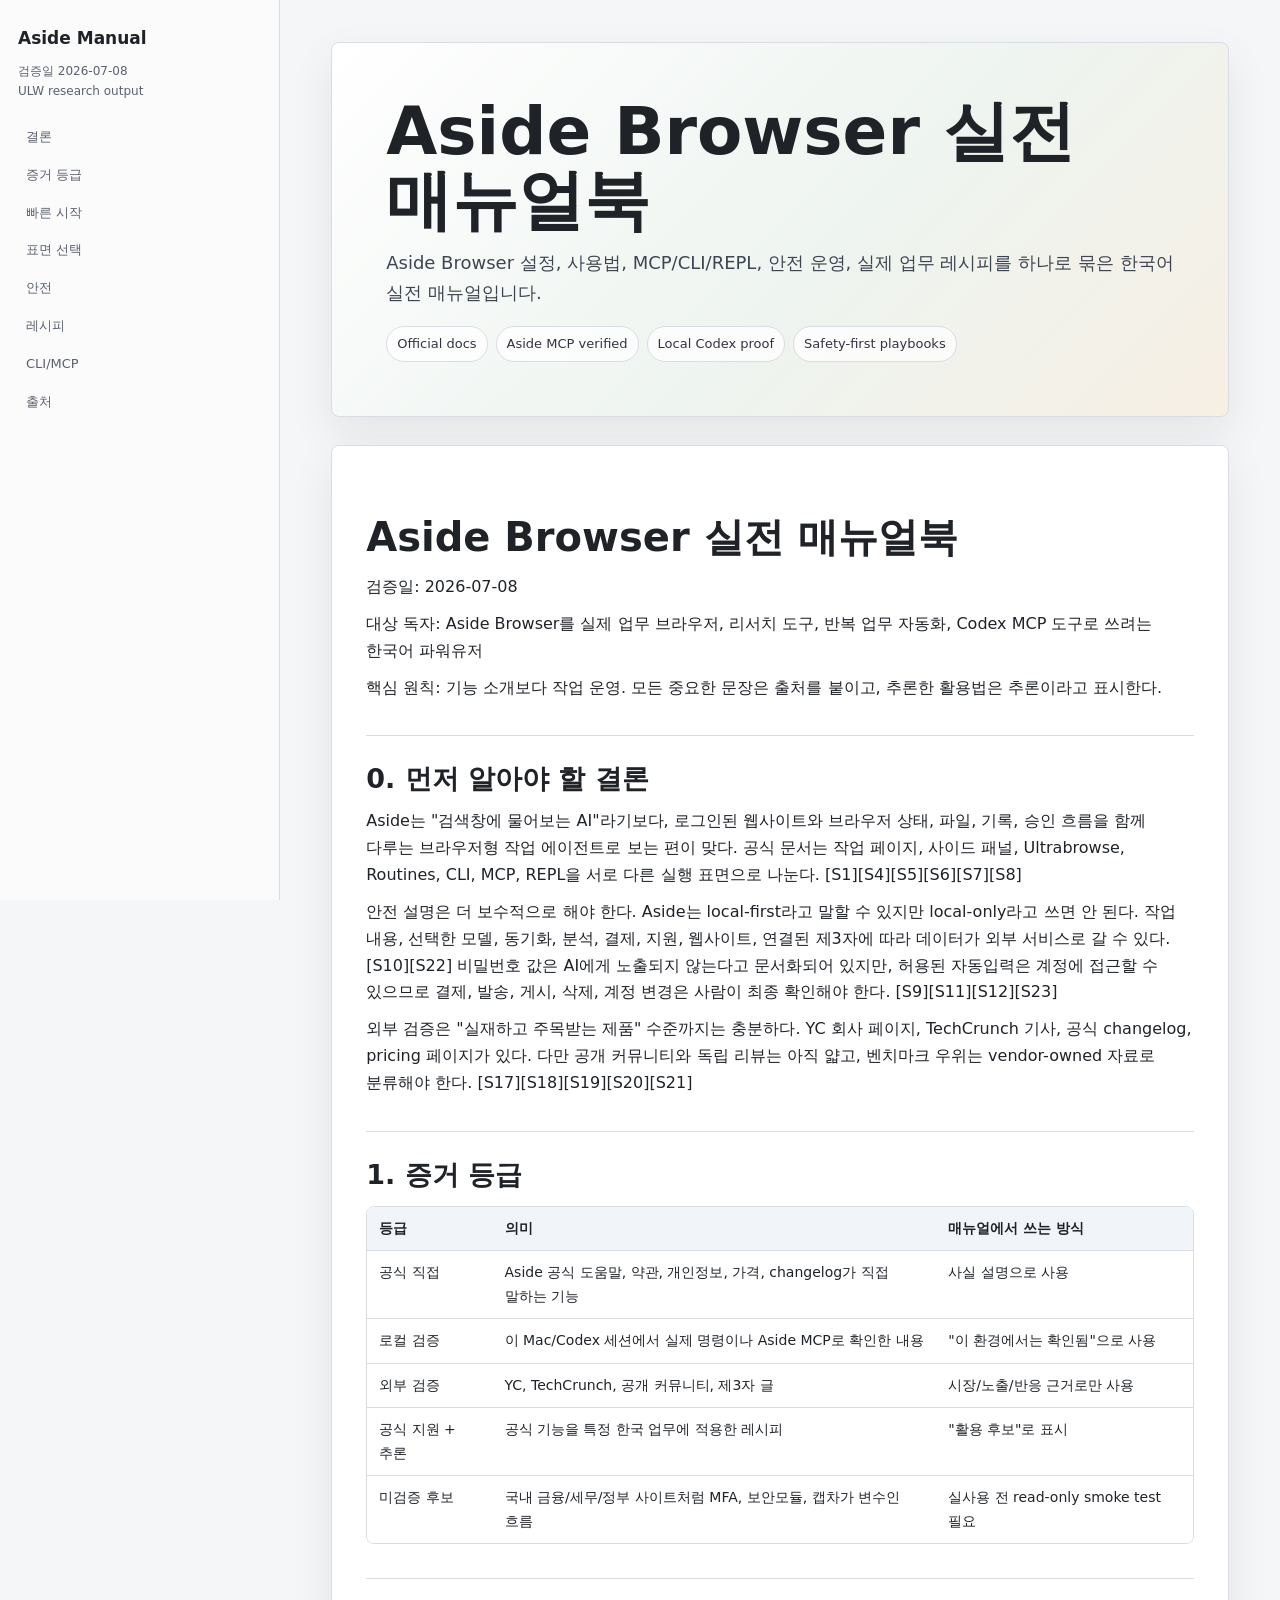
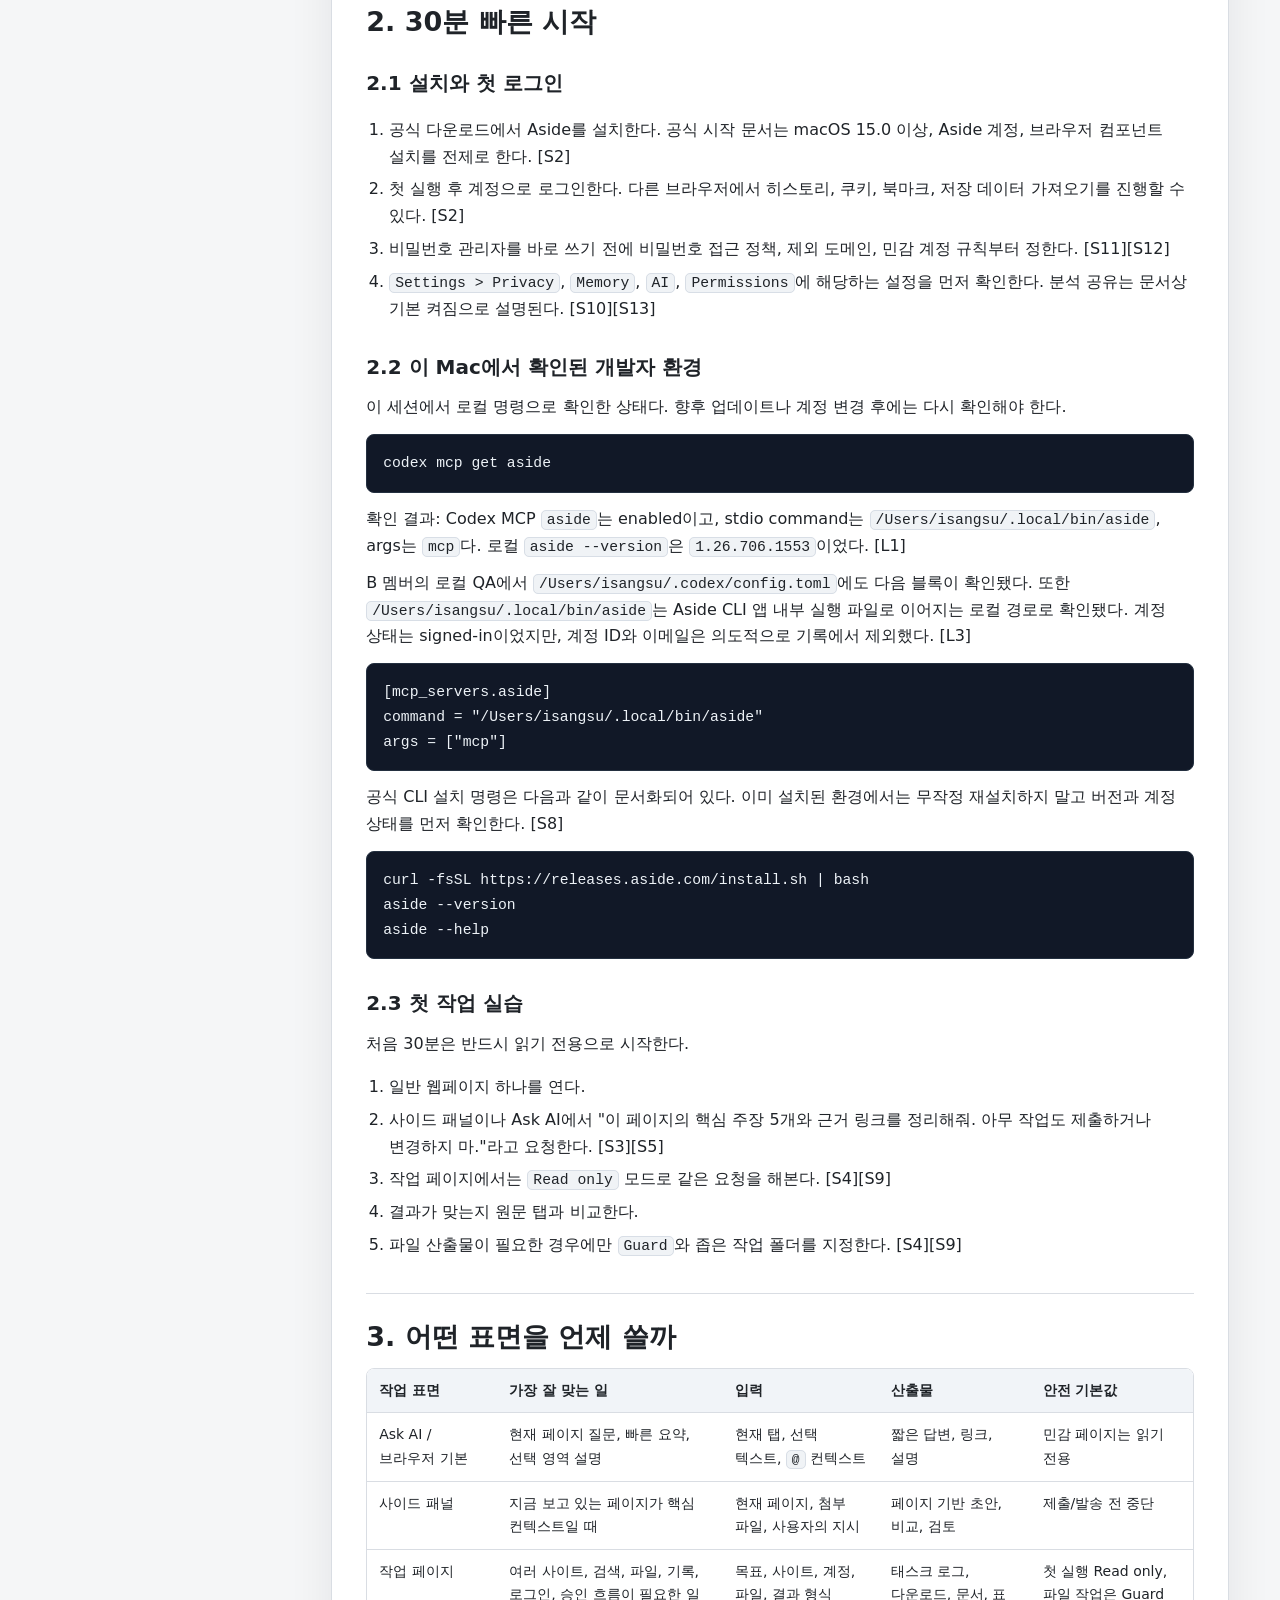
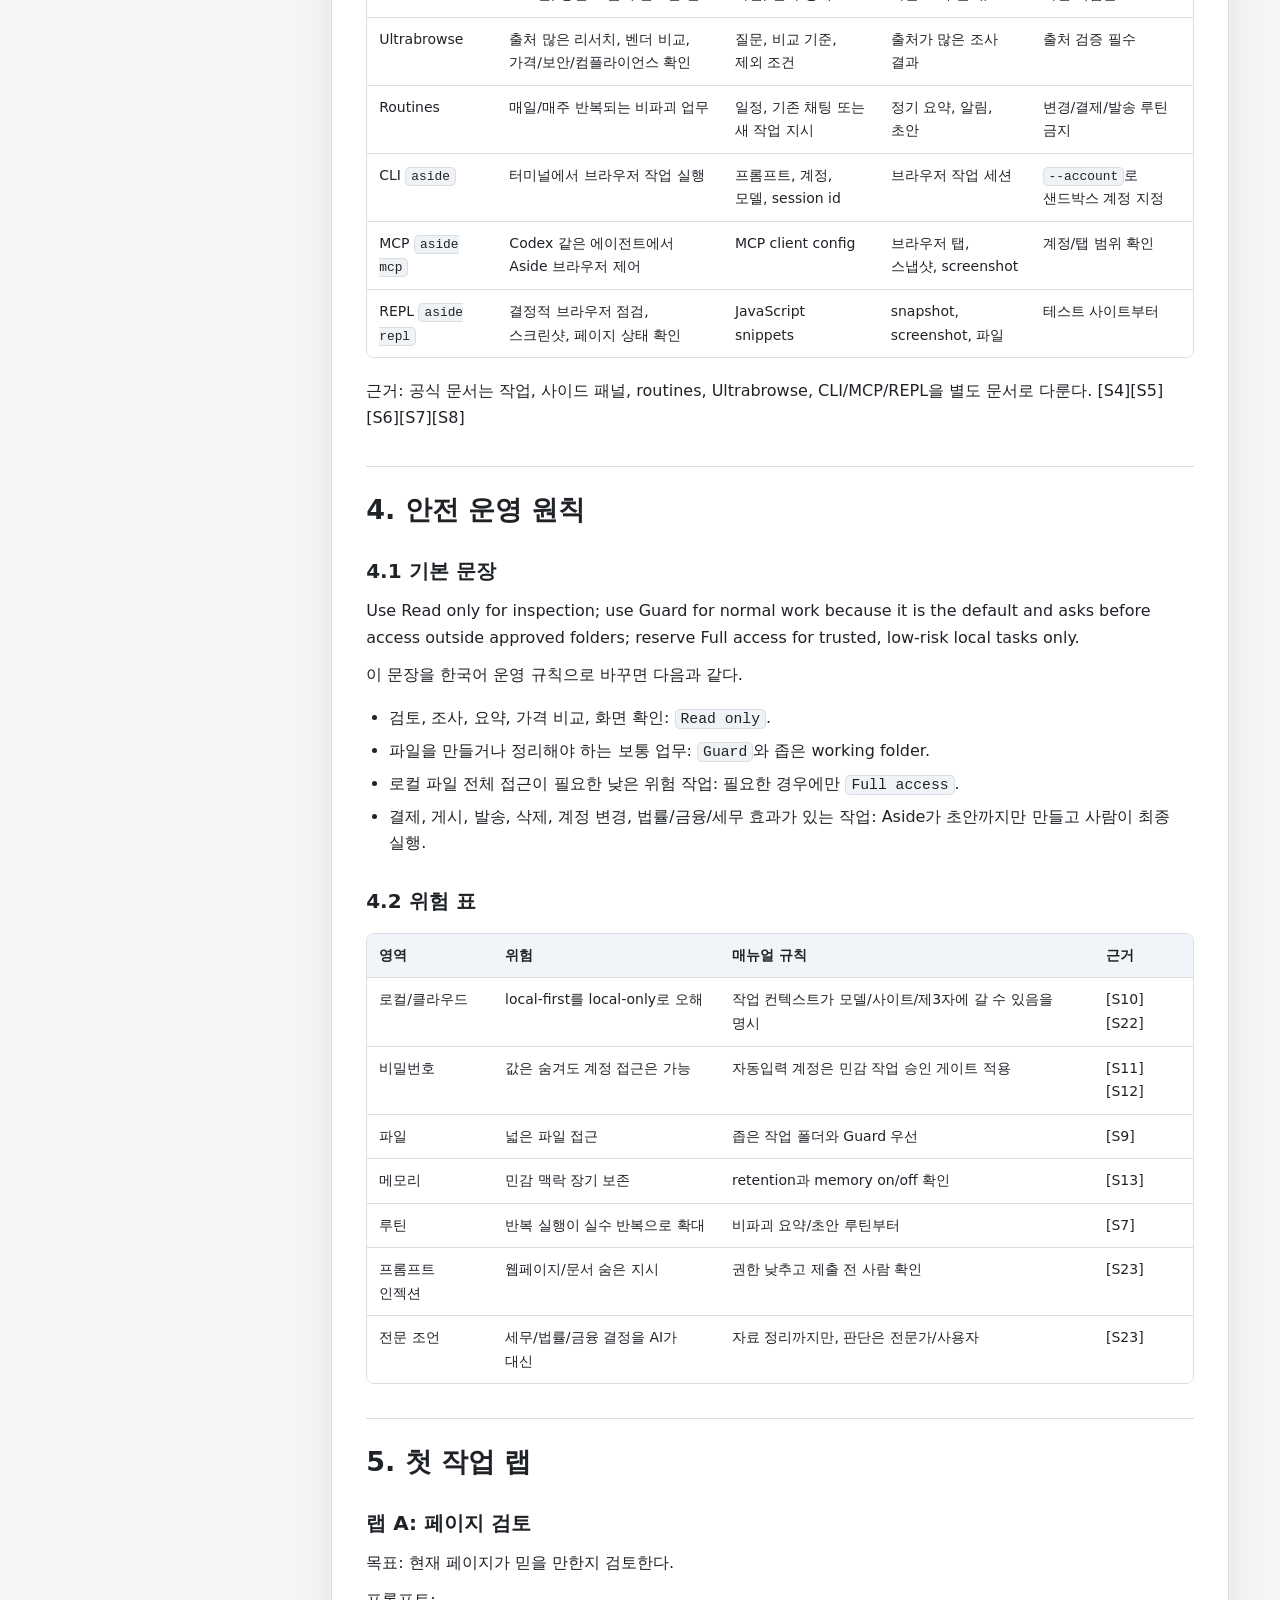
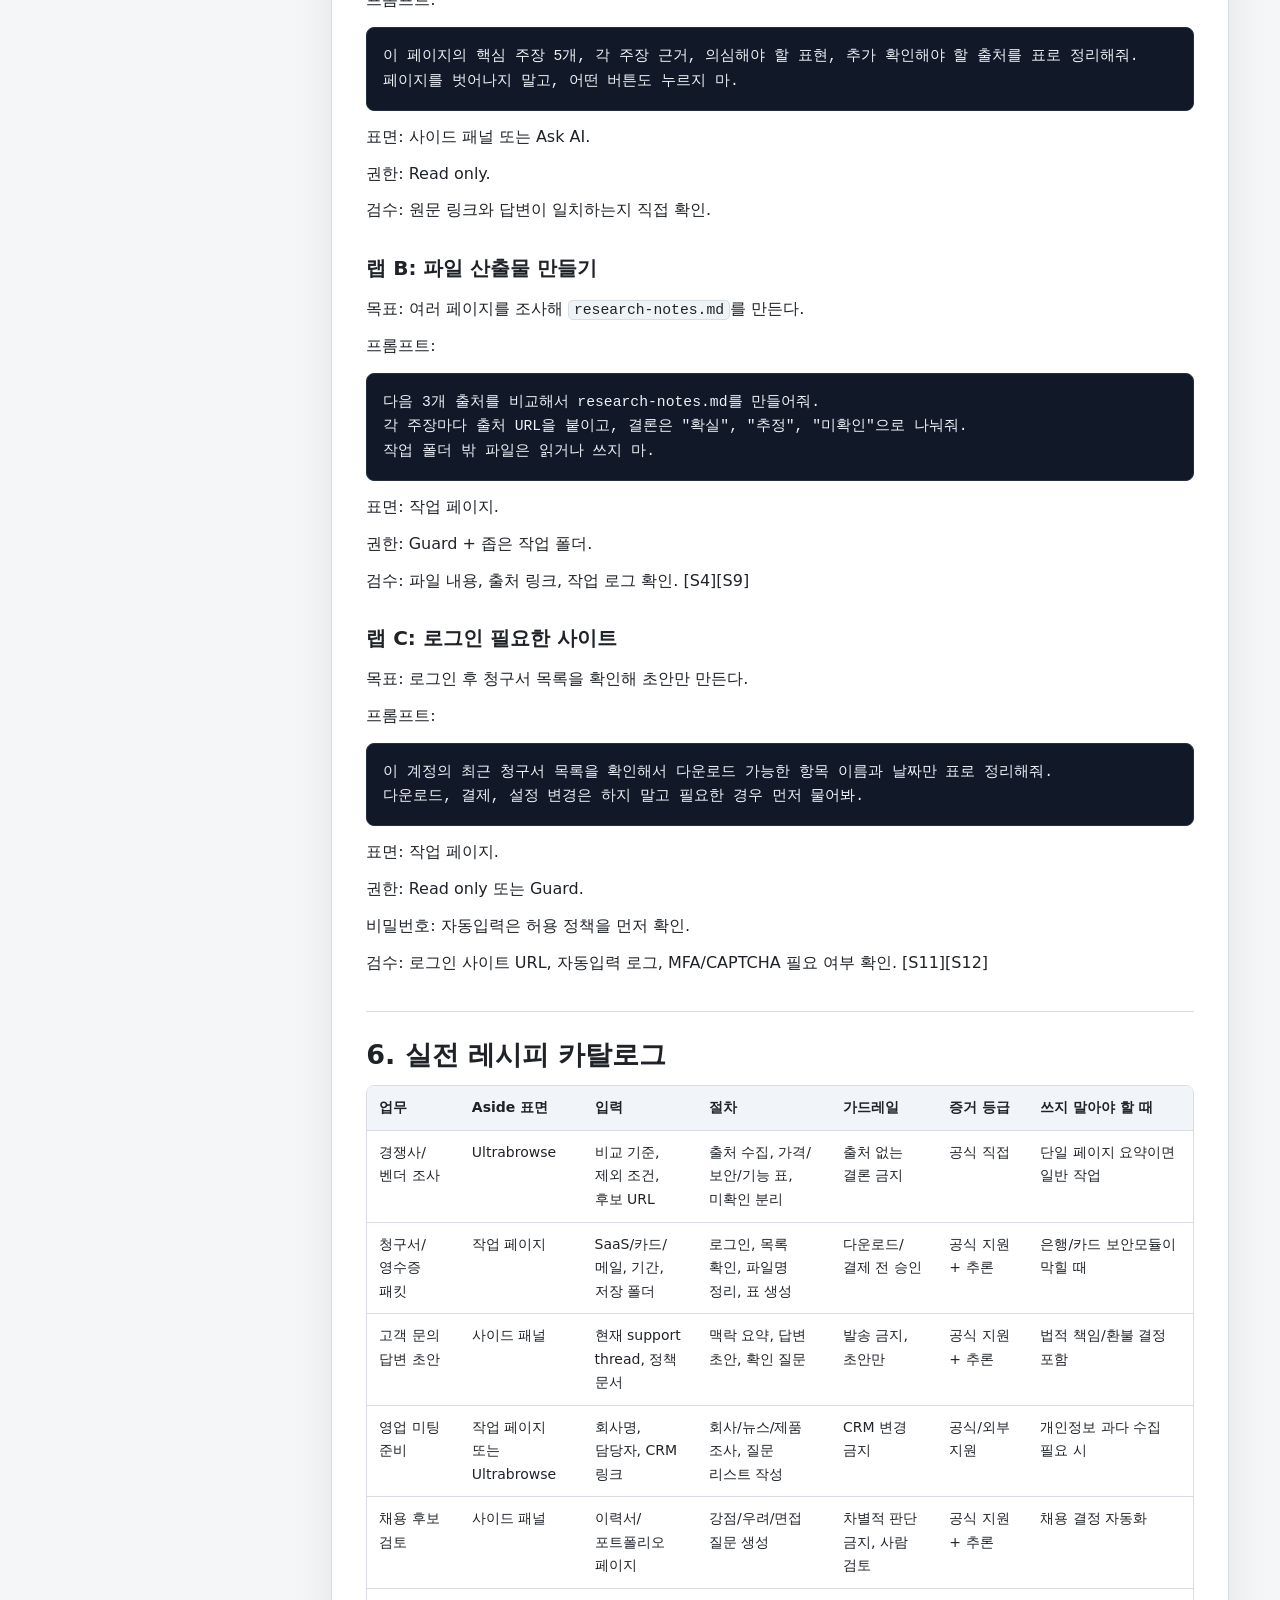
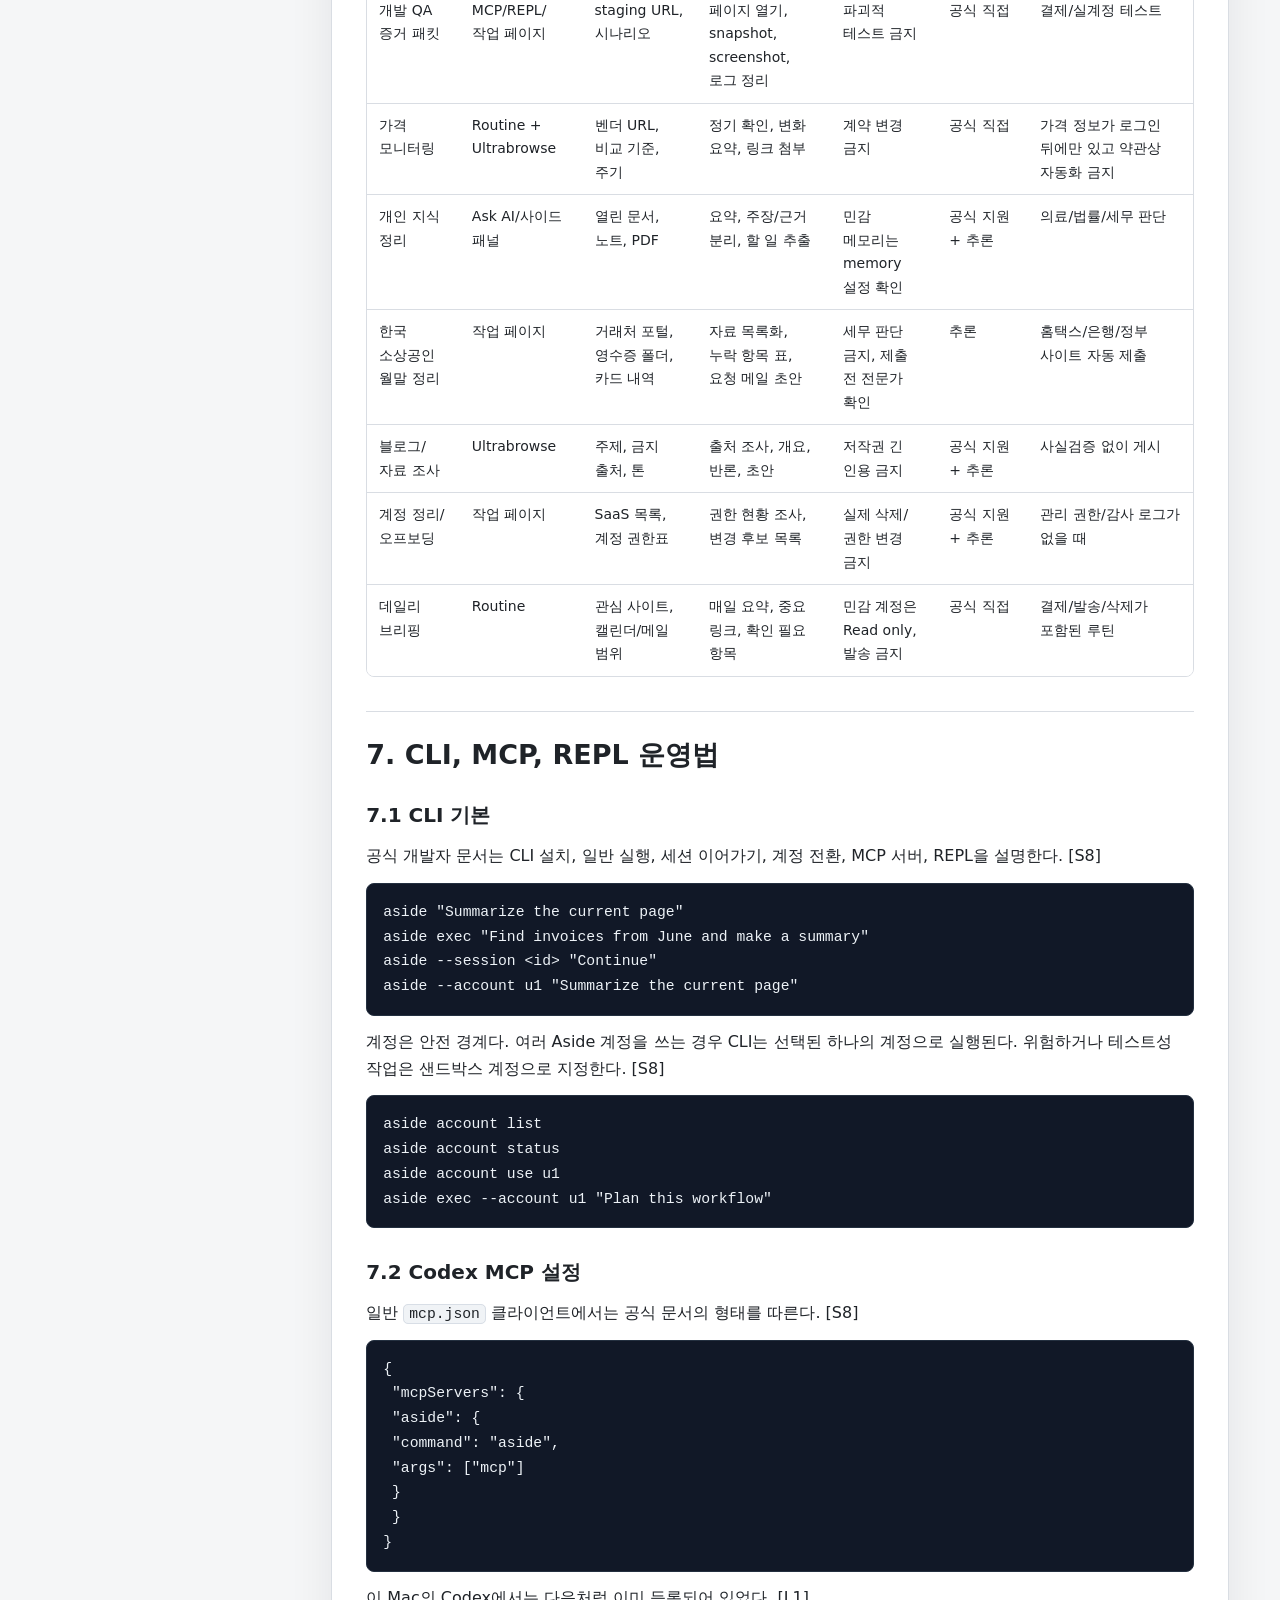
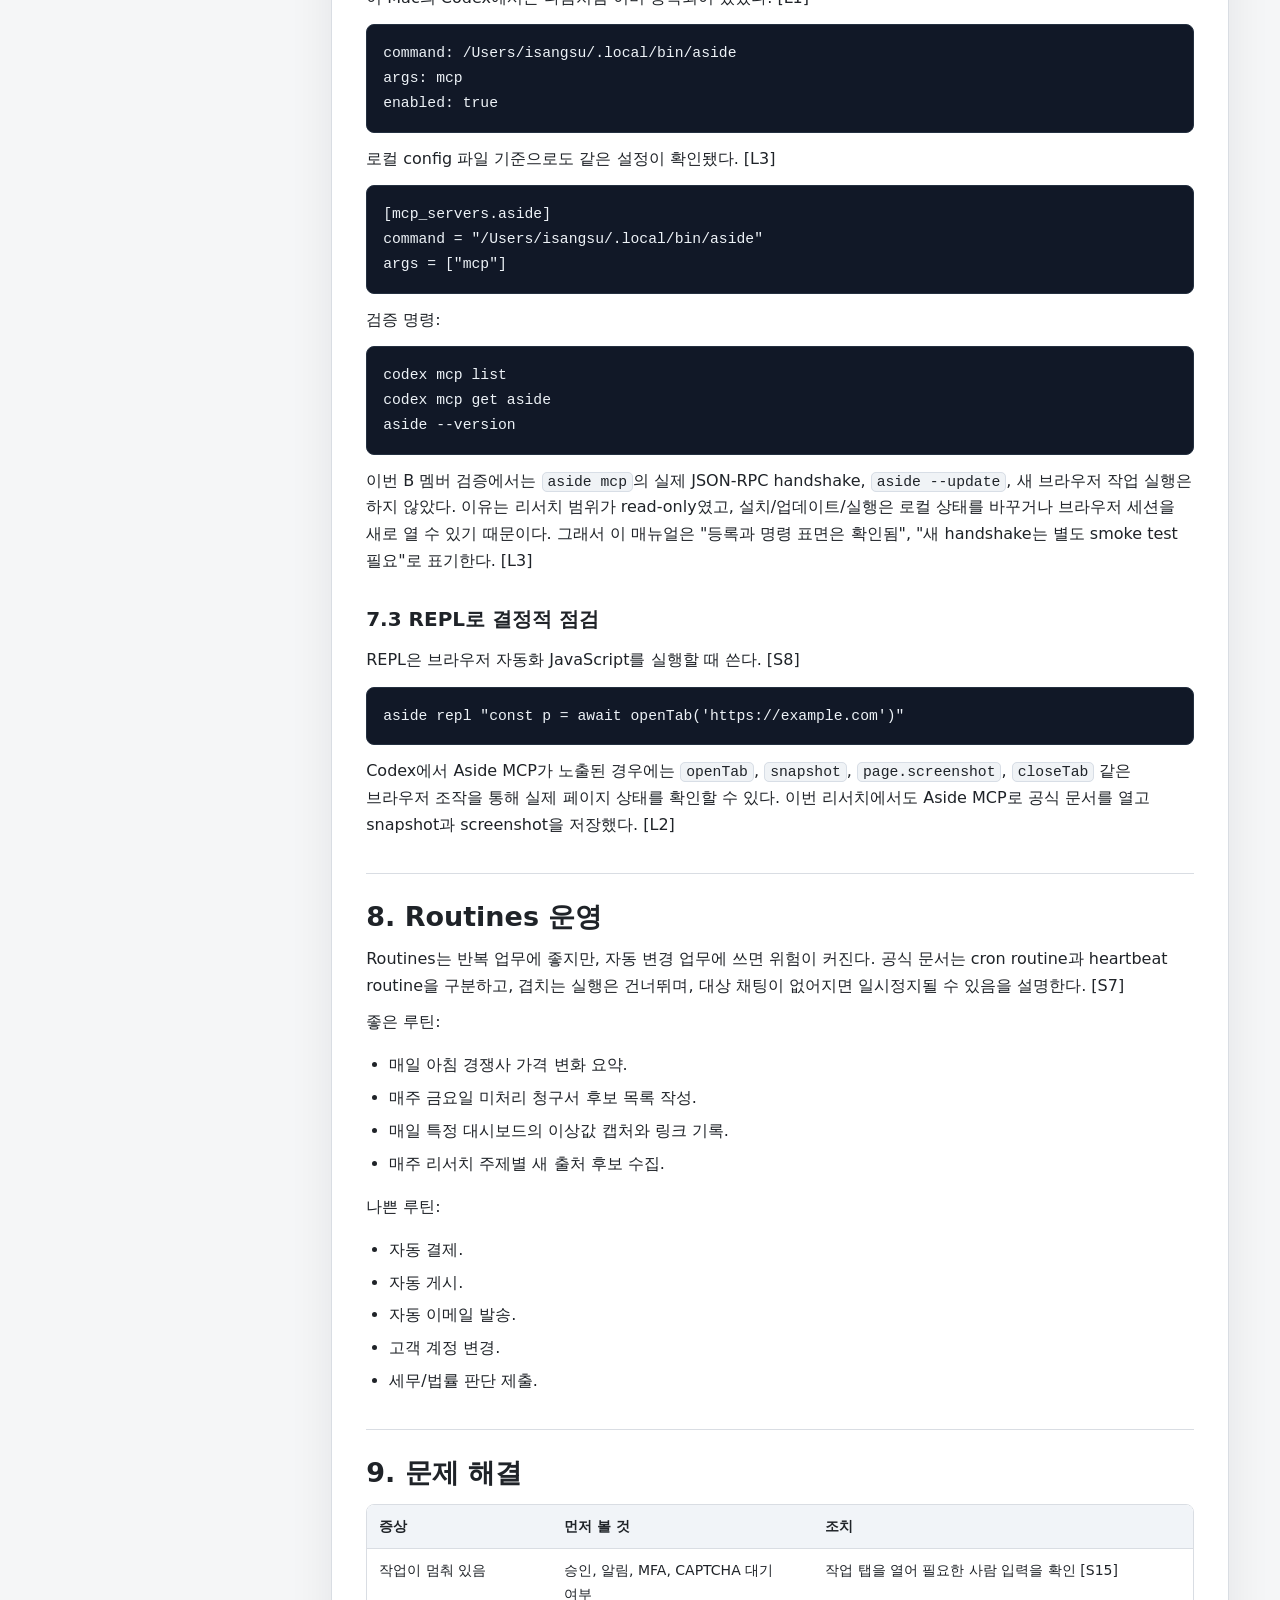
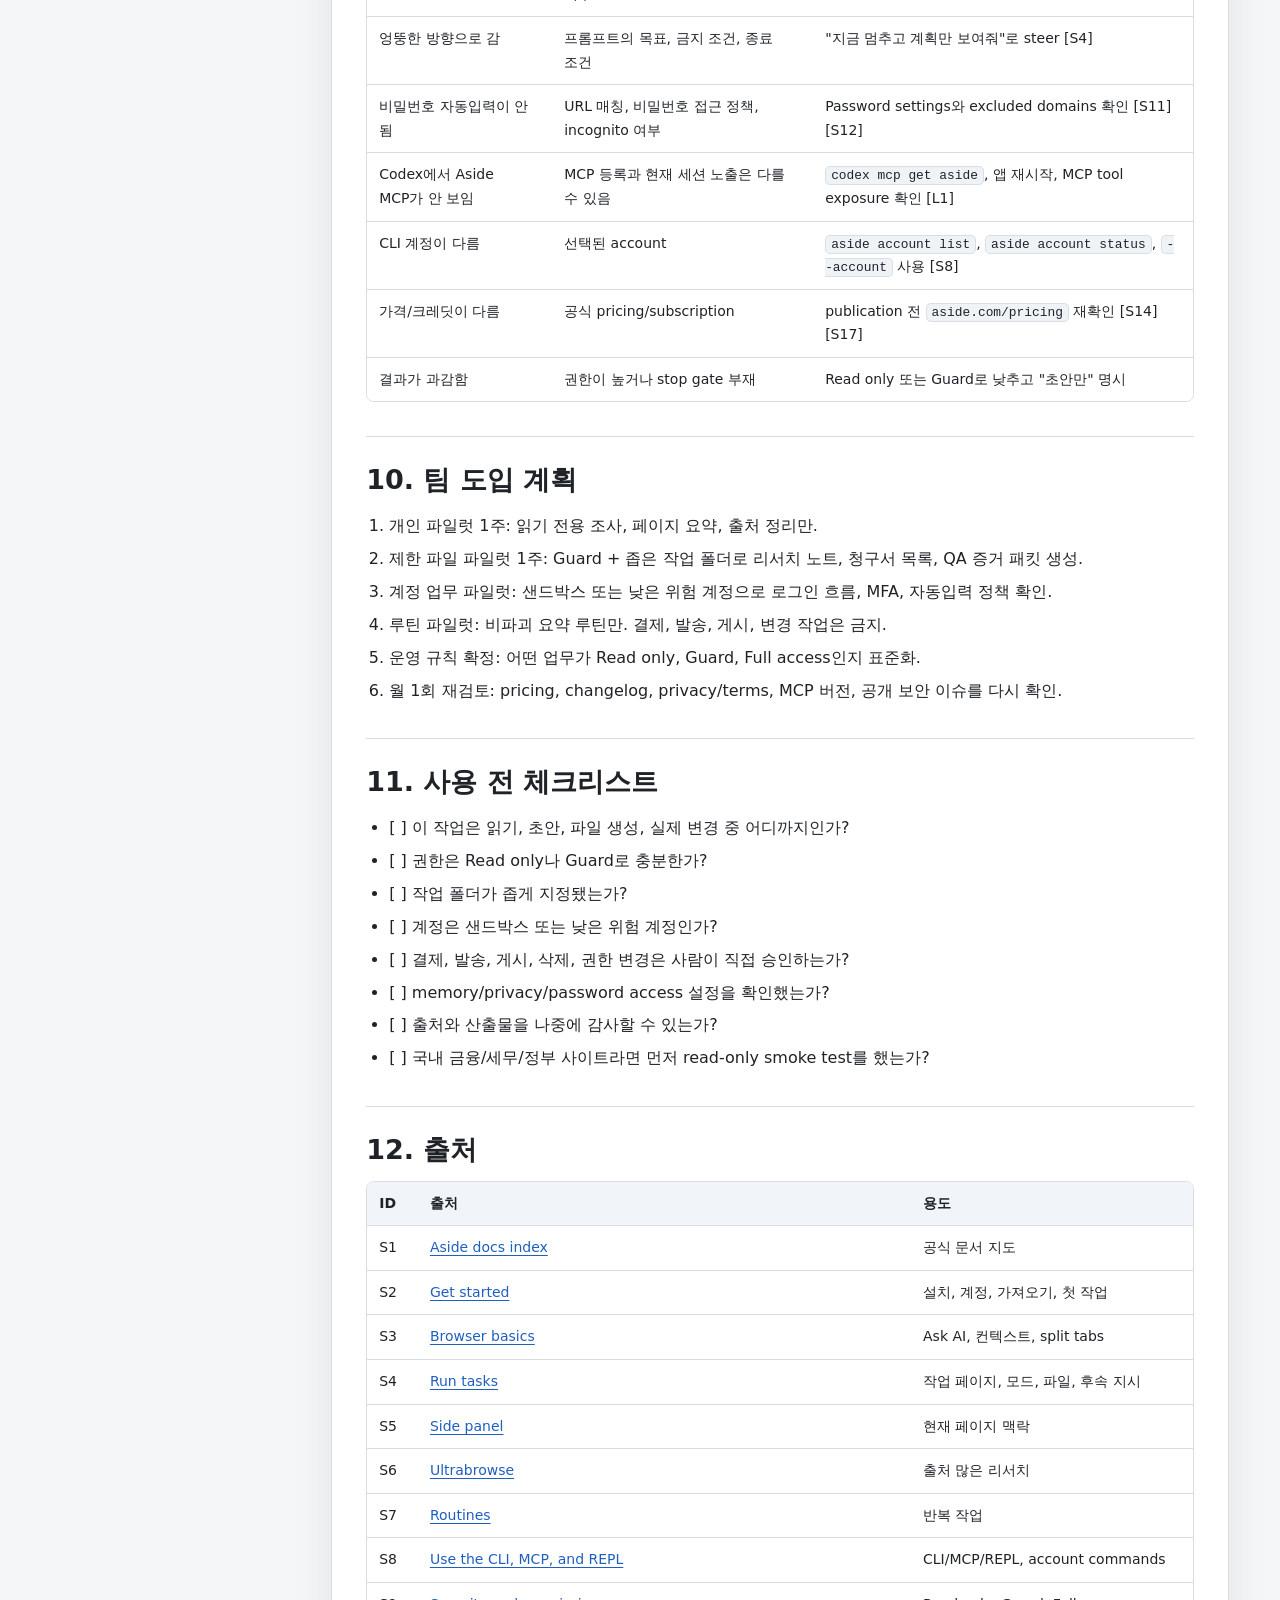
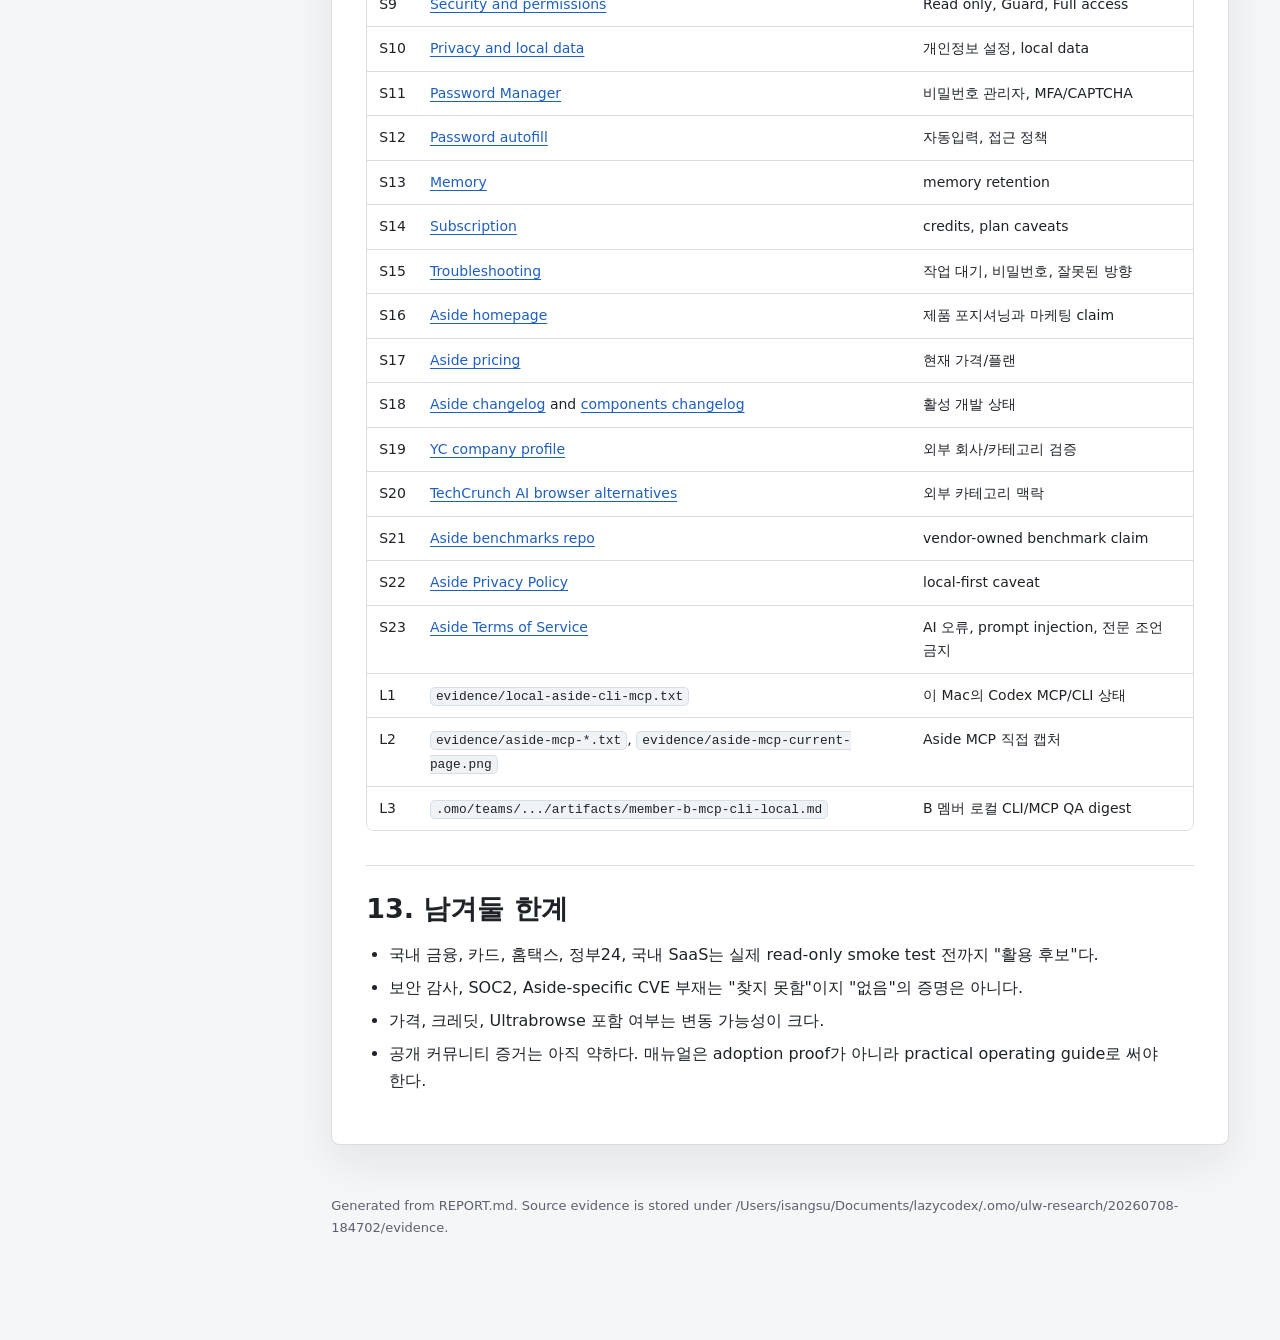
<file: quartz/static/lee-sangsu-gallery/aside-browser-practical-manual.html>
<!doctype html>
<html lang="ko">
<head>
<meta charset="utf-8">
<meta name="viewport" content="width=device-width, initial-scale=1">
<title>Aside Browser 실전 매뉴얼북</title>
<style>
:root{--bg:#f5f6f7;--paper:#fff;--ink:#1f2328;--muted:#5b616e;--line:#d9dde3;--blue:#1f5fbf;--green:#0f6b53;--red:#a13a38;--amber:#8a5a00;--code:#f0f3f6;--shadow:0 18px 45px rgba(20,28,38,.08)}
*{box-sizing:border-box}html{scroll-behavior:smooth}body{margin:0;background:var(--bg);color:var(--ink);font-family:ui-sans-serif,system-ui,-apple-system,BlinkMacSystemFont,"Segoe UI",sans-serif;line-height:1.68;letter-spacing:0;word-break:keep-all;overflow-wrap:break-word}.layout{display:grid;grid-template-columns:280px minmax(0,1fr);min-height:100vh}.sidebar{position:sticky;top:0;height:100vh;overflow:auto;border-right:1px solid var(--line);background:#fbfbfc;padding:24px 18px}.brand{font-weight:800;font-size:17px;margin-bottom:8px}.meta{font-size:12px;color:var(--muted);margin-bottom:18px}.nav a{display:block;text-decoration:none;color:var(--muted);border-radius:8px;padding:7px 8px;margin:2px 0;font-size:13px}.nav a:hover{background:#eef2f8;color:var(--ink)}main{max-width:1180px;width:100%;padding:42px clamp(18px,4vw,56px) 72px}.hero{background:linear-gradient(135deg,#ffffff 0%,#eef4f0 55%,#f6efe4 100%);border:1px solid var(--line);box-shadow:var(--shadow);border-radius:8px;padding:clamp(28px,5vw,54px);margin-bottom:28px}.hero h1{margin:0 0 12px;font-size:clamp(34px,5.4vw,66px);line-height:1.05}.hero p{font-size:18px;color:#3d4550;max-width:850px}.badges{display:flex;flex-wrap:wrap;gap:8px;margin-top:18px}.badge{border:1px solid var(--line);background:rgba(255,255,255,.75);border-radius:999px;padding:6px 10px;font-size:13px;color:#334}section,.content-card{background:var(--paper);border:1px solid var(--line);box-shadow:var(--shadow);border-radius:8px;padding:clamp(20px,3vw,34px);margin:20px 0}h1{font-size:40px;line-height:1.15;margin:34px 0 14px}h2{font-size:27px;line-height:1.25;margin:34px 0 12px;border-top:1px solid var(--line);padding-top:26px}h3{font-size:20px;margin:28px 0 10px}h4{font-size:16px;margin:20px 0 8px;color:#2f3742}p{margin:10px 0}a{color:var(--blue);text-underline-offset:3px}code{font-family:ui-monospace,SFMono-Regular,Menlo,Consolas,monospace;background:var(--code);border:1px solid #d8dee6;border-radius:5px;padding:1px 5px;font-size:.92em}pre{background:#111827;color:#edf2f7;overflow:auto;border-radius:8px;padding:16px;border:1px solid #243040}pre code{background:transparent;border:0;color:inherit;padding:0}.table-wrap{overflow:auto;border:1px solid var(--line);border-radius:8px;margin:14px 0 20px}table{width:100%;border-collapse:collapse;background:#fff;font-size:14px;min-width:760px}th,td{border-bottom:1px solid var(--line);padding:10px 12px;text-align:left;vertical-align:top}th{background:#f1f4f8;font-weight:760;white-space:nowrap}tr:last-child td{border-bottom:0}ul,ol{padding-left:23px}li{margin:6px 0}.callout{border-left:4px solid var(--amber);background:#fff8e6;padding:12px 14px;border-radius:6px;margin:18px 0;color:#3d331f}.qa{border-left-color:var(--green);background:#ecfbf6}.risk{border-left-color:var(--red);background:#fff0ef}.footer{font-size:13px;color:var(--muted);padding:30px 0}@media(max-width:920px){.layout{display:block}.sidebar{position:relative;height:auto;border-right:0;border-bottom:1px solid var(--line)}.nav{display:grid;grid-template-columns:repeat(2,minmax(0,1fr));gap:4px}main{padding:22px 14px 52px}.hero{padding:24px 18px}table{min-width:680px}}@media print{body{background:#fff}.sidebar{display:none}.layout{display:block}main{max-width:none;padding:0}.hero,section,.content-card{box-shadow:none;border:0}.table-wrap{overflow:visible}a{color:#111}}
</style>
</head>
<body>
<div class="layout">
<aside class="sidebar">
 <div class="brand">Aside Manual</div>
 <div class="meta">검증일 2026-07-08<br>ULW research output</div>
 <nav class="nav">
 <a href="#0-먼저-알아야-할-결론">결론</a>
 <a href="#1-증거-등급">증거 등급</a>
 <a href="#2-30분-빠른-시작">빠른 시작</a>
 <a href="#3-어떤-표면을-언제-쓸까">표면 선택</a>
 <a href="#4-안전-운영-원칙">안전</a>
 <a href="#6-실전-레시피-카탈로그">레시피</a>
 <a href="#7-cli-mcp-repl-운영법">CLI/MCP</a>
 <a href="#12-출처">출처</a>
 </nav>
</aside>
<main>
<div class="hero"><h1>Aside Browser 실전 매뉴얼북</h1><p>Aside Browser 설정, 사용법, MCP/CLI/REPL, 안전 운영, 실제 업무 레시피를 하나로 묶은 한국어 실전 매뉴얼입니다.</p><div class="badges"><span class="badge">Official docs</span><span class="badge">Aside MCP verified</span><span class="badge">Local Codex proof</span><span class="badge">Safety-first playbooks</span></div></div>
<div class="content-card"><h1 id="aside-browser-실전-매뉴얼북">Aside Browser 실전 매뉴얼북</h1>
<p>검증일: 2026-07-08 </p>
<p>대상 독자: Aside Browser를 실제 업무 브라우저, 리서치 도구, 반복 업무 자동화, Codex MCP 도구로 쓰려는 한국어 파워유저 </p>
<p>핵심 원칙: 기능 소개보다 작업 운영. 모든 중요한 문장은 출처를 붙이고, 추론한 활용법은 추론이라고 표시한다.</p>
<h2 id="0-먼저-알아야-할-결론">0. 먼저 알아야 할 결론</h2>
<p>Aside는 "검색창에 물어보는 AI"라기보다, 로그인된 웹사이트와 브라우저 상태, 파일, 기록, 승인 흐름을 함께 다루는 브라우저형 작업 에이전트로 보는 편이 맞다. 공식 문서는 작업 페이지, 사이드 패널, Ultrabrowse, Routines, CLI, MCP, REPL을 서로 다른 실행 표면으로 나눈다. [S1][S4][S5][S6][S7][S8]</p>
<p>안전 설명은 더 보수적으로 해야 한다. Aside는 local-first라고 말할 수 있지만 local-only라고 쓰면 안 된다. 작업 내용, 선택한 모델, 동기화, 분석, 결제, 지원, 웹사이트, 연결된 제3자에 따라 데이터가 외부 서비스로 갈 수 있다. [S10][S22] 비밀번호 값은 AI에게 노출되지 않는다고 문서화되어 있지만, 허용된 자동입력은 계정에 접근할 수 있으므로 결제, 발송, 게시, 삭제, 계정 변경은 사람이 최종 확인해야 한다. [S9][S11][S12][S23]</p>
<p>외부 검증은 "실재하고 주목받는 제품" 수준까지는 충분하다. YC 회사 페이지, TechCrunch 기사, 공식 changelog, pricing 페이지가 있다. 다만 공개 커뮤니티와 독립 리뷰는 아직 얇고, 벤치마크 우위는 vendor-owned 자료로 분류해야 한다. [S17][S18][S19][S20][S21]</p>
<h2 id="1-증거-등급">1. 증거 등급</h2>
<div class="table-wrap"><table><thead><tr><th>등급</th><th>의미</th><th>매뉴얼에서 쓰는 방식</th></tr></thead><tbody>
<tr><td>공식 직접</td><td>Aside 공식 도움말, 약관, 개인정보, 가격, changelog가 직접 말하는 기능</td><td>사실 설명으로 사용</td></tr>
<tr><td>로컬 검증</td><td>이 Mac/Codex 세션에서 실제 명령이나 Aside MCP로 확인한 내용</td><td>"이 환경에서는 확인됨"으로 사용</td></tr>
<tr><td>외부 검증</td><td>YC, TechCrunch, 공개 커뮤니티, 제3자 글</td><td>시장/노출/반응 근거로만 사용</td></tr>
<tr><td>공식 지원 + 추론</td><td>공식 기능을 특정 한국 업무에 적용한 레시피</td><td>"활용 후보"로 표시</td></tr>
<tr><td>미검증 후보</td><td>국내 금융/세무/정부 사이트처럼 MFA, 보안모듈, 캡차가 변수인 흐름</td><td>실사용 전 read-only smoke test 필요</td></tr>
</tbody></table>
</div>
<h2 id="2-30분-빠른-시작">2. 30분 빠른 시작</h2>
<h3 id="2-1-설치와-첫-로그인">2.1 설치와 첫 로그인</h3>
<ol>
<li>공식 다운로드에서 Aside를 설치한다. 공식 시작 문서는 macOS 15.0 이상, Aside 계정, 브라우저 컴포넌트 설치를 전제로 한다. [S2]</li>
<li>첫 실행 후 계정으로 로그인한다. 다른 브라우저에서 히스토리, 쿠키, 북마크, 저장 데이터 가져오기를 진행할 수 있다. [S2]</li>
<li>비밀번호 관리자를 바로 쓰기 전에 비밀번호 접근 정책, 제외 도메인, 민감 계정 규칙부터 정한다. [S11][S12]</li>
<li><code>Settings &gt; Privacy</code>, <code>Memory</code>, <code>AI</code>, <code>Permissions</code>에 해당하는 설정을 먼저 확인한다. 분석 공유는 문서상 기본 켜짐으로 설명된다. [S10][S13]</li>
</ol>
<h3 id="2-2-이-mac에서-확인된-개발자-환경">2.2 이 Mac에서 확인된 개발자 환경</h3>
<p>이 세션에서 로컬 명령으로 확인한 상태다. 향후 업데이트나 계정 변경 후에는 다시 확인해야 한다.</p>
<pre><code class="language-bash">codex mcp get aside</code></pre>
<p>확인 결과: Codex MCP <code>aside</code>는 enabled이고, stdio command는 <code>/Users/isangsu/.local/bin/aside</code>, args는 <code>mcp</code>다. 로컬 <code>aside --version</code>은 <code>1.26.706.1553</code>이었다. [L1]</p>
<p>B 멤버의 로컬 QA에서 <code>/Users/isangsu/.codex/config.toml</code>에도 다음 블록이 확인됐다. 또한 <code>/Users/isangsu/.local/bin/aside</code>는 Aside CLI 앱 내부 실행 파일로 이어지는 로컬 경로로 확인됐다. 계정 상태는 signed-in이었지만, 계정 ID와 이메일은 의도적으로 기록에서 제외했다. [L3]</p>
<pre><code class="language-toml">[mcp_servers.aside]
command = "/Users/isangsu/.local/bin/aside"
args = ["mcp"]</code></pre>
<p>공식 CLI 설치 명령은 다음과 같이 문서화되어 있다. 이미 설치된 환경에서는 무작정 재설치하지 말고 버전과 계정 상태를 먼저 확인한다. [S8]</p>
<pre><code class="language-bash">curl -fsSL https://releases.aside.com/install.sh | bash
aside --version
aside --help</code></pre>
<h3 id="2-3-첫-작업-실습">2.3 첫 작업 실습</h3>
<p>처음 30분은 반드시 읽기 전용으로 시작한다.</p>
<ol>
<li>일반 웹페이지 하나를 연다.</li>
<li>사이드 패널이나 Ask AI에서 "이 페이지의 핵심 주장 5개와 근거 링크를 정리해줘. 아무 작업도 제출하거나 변경하지 마."라고 요청한다. [S3][S5]</li>
<li>작업 페이지에서는 <code>Read only</code> 모드로 같은 요청을 해본다. [S4][S9]</li>
<li>결과가 맞는지 원문 탭과 비교한다.</li>
<li>파일 산출물이 필요한 경우에만 <code>Guard</code>와 좁은 작업 폴더를 지정한다. [S4][S9]</li>
</ol>
<h2 id="3-어떤-표면을-언제-쓸까">3. 어떤 표면을 언제 쓸까</h2>
<div class="table-wrap"><table><thead><tr><th>작업 표면</th><th>가장 잘 맞는 일</th><th>입력</th><th>산출물</th><th>안전 기본값</th></tr></thead><tbody>
<tr><td>Ask AI / 브라우저 기본</td><td>현재 페이지 질문, 빠른 요약, 선택 영역 설명</td><td>현재 탭, 선택 텍스트, <code>@</code> 컨텍스트</td><td>짧은 답변, 링크, 설명</td><td>민감 페이지는 읽기 전용</td></tr>
<tr><td>사이드 패널</td><td>지금 보고 있는 페이지가 핵심 컨텍스트일 때</td><td>현재 페이지, 첨부 파일, 사용자의 지시</td><td>페이지 기반 초안, 비교, 검토</td><td>제출/발송 전 중단</td></tr>
<tr><td>작업 페이지</td><td>여러 사이트, 검색, 파일, 기록, 로그인, 승인 흐름이 필요한 일</td><td>목표, 사이트, 계정, 파일, 결과 형식</td><td>태스크 로그, 다운로드, 문서, 표</td><td>첫 실행 Read only, 파일 작업은 Guard</td></tr>
<tr><td>Ultrabrowse</td><td>출처 많은 리서치, 벤더 비교, 가격/보안/컴플라이언스 확인</td><td>질문, 비교 기준, 제외 조건</td><td>출처가 많은 조사 결과</td><td>출처 검증 필수</td></tr>
<tr><td>Routines</td><td>매일/매주 반복되는 비파괴 업무</td><td>일정, 기존 채팅 또는 새 작업 지시</td><td>정기 요약, 알림, 초안</td><td>변경/결제/발송 루틴 금지</td></tr>
<tr><td>CLI <code>aside</code></td><td>터미널에서 브라우저 작업 실행</td><td>프롬프트, 계정, 모델, session id</td><td>브라우저 작업 세션</td><td><code>--account</code>로 샌드박스 계정 지정</td></tr>
<tr><td>MCP <code>aside mcp</code></td><td>Codex 같은 에이전트에서 Aside 브라우저 제어</td><td>MCP client config</td><td>브라우저 탭, 스냅샷, screenshot</td><td>계정/탭 범위 확인</td></tr>
<tr><td>REPL <code>aside repl</code></td><td>결정적 브라우저 점검, 스크린샷, 페이지 상태 확인</td><td>JavaScript snippets</td><td>snapshot, screenshot, 파일</td><td>테스트 사이트부터</td></tr>
</tbody></table>
</div>
<p>근거: 공식 문서는 작업, 사이드 패널, routines, Ultrabrowse, CLI/MCP/REPL을 별도 문서로 다룬다. [S4][S5][S6][S7][S8]</p>
<h2 id="4-안전-운영-원칙">4. 안전 운영 원칙</h2>
<h3 id="4-1-기본-문장">4.1 기본 문장</h3>
<p>Use Read only for inspection; use Guard for normal work because it is the default and asks before access outside approved folders; reserve Full access for trusted, low-risk local tasks only.</p>
<p>이 문장을 한국어 운영 규칙으로 바꾸면 다음과 같다.</p>
<ul>
<li>검토, 조사, 요약, 가격 비교, 화면 확인: <code>Read only</code>.</li>
<li>파일을 만들거나 정리해야 하는 보통 업무: <code>Guard</code>와 좁은 working folder.</li>
<li>로컬 파일 전체 접근이 필요한 낮은 위험 작업: 필요한 경우에만 <code>Full access</code>.</li>
<li>결제, 게시, 발송, 삭제, 계정 변경, 법률/금융/세무 효과가 있는 작업: Aside가 초안까지만 만들고 사람이 최종 실행.</li>
</ul>
<h3 id="4-2-위험-표">4.2 위험 표</h3>
<div class="table-wrap"><table><thead><tr><th>영역</th><th>위험</th><th>매뉴얼 규칙</th><th>근거</th></tr></thead><tbody>
<tr><td>로컬/클라우드</td><td>local-first를 local-only로 오해</td><td>작업 컨텍스트가 모델/사이트/제3자에 갈 수 있음을 명시</td><td>[S10][S22]</td></tr>
<tr><td>비밀번호</td><td>값은 숨겨도 계정 접근은 가능</td><td>자동입력 계정은 민감 작업 승인 게이트 적용</td><td>[S11][S12]</td></tr>
<tr><td>파일</td><td>넓은 파일 접근</td><td>좁은 작업 폴더와 Guard 우선</td><td>[S9]</td></tr>
<tr><td>메모리</td><td>민감 맥락 장기 보존</td><td>retention과 memory on/off 확인</td><td>[S13]</td></tr>
<tr><td>루틴</td><td>반복 실행이 실수 반복으로 확대</td><td>비파괴 요약/초안 루틴부터</td><td>[S7]</td></tr>
<tr><td>프롬프트 인젝션</td><td>웹페이지/문서 숨은 지시</td><td>권한 낮추고 제출 전 사람 확인</td><td>[S23]</td></tr>
<tr><td>전문 조언</td><td>세무/법률/금융 결정을 AI가 대신</td><td>자료 정리까지만, 판단은 전문가/사용자</td><td>[S23]</td></tr>
</tbody></table>
</div>
<h2 id="5-첫-작업-랩">5. 첫 작업 랩</h2>
<h3 id="랩-a-페이지-검토">랩 A: 페이지 검토</h3>
<p>목표: 현재 페이지가 믿을 만한지 검토한다.</p>
<p>프롬프트:</p>
<pre><code class="language-text">이 페이지의 핵심 주장 5개, 각 주장 근거, 의심해야 할 표현, 추가 확인해야 할 출처를 표로 정리해줘.
페이지를 벗어나지 말고, 어떤 버튼도 누르지 마.</code></pre>
<p>표면: 사이드 패널 또는 Ask AI. </p>
<p>권한: Read only. </p>
<p>검수: 원문 링크와 답변이 일치하는지 직접 확인.</p>
<h3 id="랩-b-파일-산출물-만들기">랩 B: 파일 산출물 만들기</h3>
<p>목표: 여러 페이지를 조사해 <code>research-notes.md</code>를 만든다.</p>
<p>프롬프트:</p>
<pre><code class="language-text">다음 3개 출처를 비교해서 research-notes.md를 만들어줘.
각 주장마다 출처 URL을 붙이고, 결론은 "확실", "추정", "미확인"으로 나눠줘.
작업 폴더 밖 파일은 읽거나 쓰지 마.</code></pre>
<p>표면: 작업 페이지. </p>
<p>권한: Guard + 좁은 작업 폴더. </p>
<p>검수: 파일 내용, 출처 링크, 작업 로그 확인. [S4][S9]</p>
<h3 id="랩-c-로그인-필요한-사이트">랩 C: 로그인 필요한 사이트</h3>
<p>목표: 로그인 후 청구서 목록을 확인해 초안만 만든다.</p>
<p>프롬프트:</p>
<pre><code class="language-text">이 계정의 최근 청구서 목록을 확인해서 다운로드 가능한 항목 이름과 날짜만 표로 정리해줘.
다운로드, 결제, 설정 변경은 하지 말고 필요한 경우 먼저 물어봐.</code></pre>
<p>표면: 작업 페이지. </p>
<p>권한: Read only 또는 Guard. </p>
<p>비밀번호: 자동입력은 허용 정책을 먼저 확인. </p>
<p>검수: 로그인 사이트 URL, 자동입력 로그, MFA/CAPTCHA 필요 여부 확인. [S11][S12]</p>
<h2 id="6-실전-레시피-카탈로그">6. 실전 레시피 카탈로그</h2>
<div class="table-wrap"><table><thead><tr><th>업무</th><th>Aside 표면</th><th>입력</th><th>절차</th><th>가드레일</th><th>증거 등급</th><th>쓰지 말아야 할 때</th></tr></thead><tbody>
<tr><td>경쟁사/벤더 조사</td><td>Ultrabrowse</td><td>비교 기준, 제외 조건, 후보 URL</td><td>출처 수집, 가격/보안/기능 표, 미확인 분리</td><td>출처 없는 결론 금지</td><td>공식 직접</td><td>단일 페이지 요약이면 일반 작업</td></tr>
<tr><td>청구서/영수증 패킷</td><td>작업 페이지</td><td>SaaS/카드/메일, 기간, 저장 폴더</td><td>로그인, 목록 확인, 파일명 정리, 표 생성</td><td>다운로드/결제 전 승인</td><td>공식 지원 + 추론</td><td>은행/카드 보안모듈이 막힐 때</td></tr>
<tr><td>고객 문의 답변 초안</td><td>사이드 패널</td><td>현재 support thread, 정책 문서</td><td>맥락 요약, 답변 초안, 확인 질문</td><td>발송 금지, 초안만</td><td>공식 지원 + 추론</td><td>법적 책임/환불 결정 포함</td></tr>
<tr><td>영업 미팅 준비</td><td>작업 페이지 또는 Ultrabrowse</td><td>회사명, 담당자, CRM 링크</td><td>회사/뉴스/제품 조사, 질문 리스트 작성</td><td>CRM 변경 금지</td><td>공식/외부 지원</td><td>개인정보 과다 수집 필요 시</td></tr>
<tr><td>채용 후보 검토</td><td>사이드 패널</td><td>이력서/포트폴리오 페이지</td><td>강점/우려/면접 질문 생성</td><td>차별적 판단 금지, 사람 검토</td><td>공식 지원 + 추론</td><td>채용 결정 자동화</td></tr>
<tr><td>개발 QA 증거 패킷</td><td>MCP/REPL/작업 페이지</td><td>staging URL, 시나리오</td><td>페이지 열기, snapshot, screenshot, 로그 정리</td><td>파괴적 테스트 금지</td><td>공식 직접</td><td>결제/실계정 테스트</td></tr>
<tr><td>가격 모니터링</td><td>Routine + Ultrabrowse</td><td>벤더 URL, 비교 기준, 주기</td><td>정기 확인, 변화 요약, 링크 첨부</td><td>계약 변경 금지</td><td>공식 직접</td><td>가격 정보가 로그인 뒤에만 있고 약관상 자동화 금지</td></tr>
<tr><td>개인 지식 정리</td><td>Ask AI/사이드 패널</td><td>열린 문서, 노트, PDF</td><td>요약, 주장/근거 분리, 할 일 추출</td><td>민감 메모리는 memory 설정 확인</td><td>공식 지원 + 추론</td><td>의료/법률/세무 판단</td></tr>
<tr><td>한국 소상공인 월말 정리</td><td>작업 페이지</td><td>거래처 포털, 영수증 폴더, 카드 내역</td><td>자료 목록화, 누락 항목 표, 요청 메일 초안</td><td>세무 판단 금지, 제출 전 전문가 확인</td><td>추론</td><td>홈택스/은행/정부 사이트 자동 제출</td></tr>
<tr><td>블로그/자료 조사</td><td>Ultrabrowse</td><td>주제, 금지 출처, 톤</td><td>출처 조사, 개요, 반론, 초안</td><td>저작권 긴 인용 금지</td><td>공식 지원 + 추론</td><td>사실검증 없이 게시</td></tr>
<tr><td>계정 정리/오프보딩</td><td>작업 페이지</td><td>SaaS 목록, 계정 권한표</td><td>권한 현황 조사, 변경 후보 목록</td><td>실제 삭제/권한 변경 금지</td><td>공식 지원 + 추론</td><td>관리 권한/감사 로그가 없을 때</td></tr>
<tr><td>데일리 브리핑</td><td>Routine</td><td>관심 사이트, 캘린더/메일 범위</td><td>매일 요약, 중요 링크, 확인 필요 항목</td><td>민감 계정은 Read only, 발송 금지</td><td>공식 직접</td><td>결제/발송/삭제가 포함된 루틴</td></tr>
</tbody></table>
</div>
<h2 id="7-cli-mcp-repl-운영법">7. CLI, MCP, REPL 운영법</h2>
<h3 id="7-1-cli-기본">7.1 CLI 기본</h3>
<p>공식 개발자 문서는 CLI 설치, 일반 실행, 세션 이어가기, 계정 전환, MCP 서버, REPL을 설명한다. [S8]</p>
<pre><code class="language-bash">aside "Summarize the current page"
aside exec "Find invoices from June and make a summary"
aside --session &lt;id&gt; "Continue"
aside --account u1 "Summarize the current page"</code></pre>
<p>계정은 안전 경계다. 여러 Aside 계정을 쓰는 경우 CLI는 선택된 하나의 계정으로 실행된다. 위험하거나 테스트성 작업은 샌드박스 계정으로 지정한다. [S8]</p>
<pre><code class="language-bash">aside account list
aside account status
aside account use u1
aside exec --account u1 "Plan this workflow"</code></pre>
<h3 id="7-2-codex-mcp-설정">7.2 Codex MCP 설정</h3>
<p>일반 <code>mcp.json</code> 클라이언트에서는 공식 문서의 형태를 따른다. [S8]</p>
<pre><code class="language-json">{
 "mcpServers": {
 "aside": {
 "command": "aside",
 "args": ["mcp"]
 }
 }
}</code></pre>
<p>이 Mac의 Codex에서는 다음처럼 이미 등록되어 있었다. [L1]</p>
<pre><code class="language-text">command: /Users/isangsu/.local/bin/aside
args: mcp
enabled: true</code></pre>
<p>로컬 config 파일 기준으로도 같은 설정이 확인됐다. [L3]</p>
<pre><code class="language-toml">[mcp_servers.aside]
command = "/Users/isangsu/.local/bin/aside"
args = ["mcp"]</code></pre>
<p>검증 명령:</p>
<pre><code class="language-bash">codex mcp list
codex mcp get aside
aside --version</code></pre>
<p>이번 B 멤버 검증에서는 <code>aside mcp</code>의 실제 JSON-RPC handshake, <code>aside --update</code>, 새 브라우저 작업 실행은 하지 않았다. 이유는 리서치 범위가 read-only였고, 설치/업데이트/실행은 로컬 상태를 바꾸거나 브라우저 세션을 새로 열 수 있기 때문이다. 그래서 이 매뉴얼은 "등록과 명령 표면은 확인됨", "새 handshake는 별도 smoke test 필요"로 표기한다. [L3]</p>
<h3 id="7-3-repl로-결정적-점검">7.3 REPL로 결정적 점검</h3>
<p>REPL은 브라우저 자동화 JavaScript를 실행할 때 쓴다. [S8]</p>
<pre><code class="language-bash">aside repl "const p = await openTab('https://example.com')"</code></pre>
<p>Codex에서 Aside MCP가 노출된 경우에는 <code>openTab</code>, <code>snapshot</code>, <code>page.screenshot</code>, <code>closeTab</code> 같은 브라우저 조작을 통해 실제 페이지 상태를 확인할 수 있다. 이번 리서치에서도 Aside MCP로 공식 문서를 열고 snapshot과 screenshot을 저장했다. [L2]</p>
<h2 id="8-routines-운영">8. Routines 운영</h2>
<p>Routines는 반복 업무에 좋지만, 자동 변경 업무에 쓰면 위험이 커진다. 공식 문서는 cron routine과 heartbeat routine을 구분하고, 겹치는 실행은 건너뛰며, 대상 채팅이 없어지면 일시정지될 수 있음을 설명한다. [S7]</p>
<p>좋은 루틴:</p>
<ul>
<li>매일 아침 경쟁사 가격 변화 요약.</li>
<li>매주 금요일 미처리 청구서 후보 목록 작성.</li>
<li>매일 특정 대시보드의 이상값 캡처와 링크 기록.</li>
<li>매주 리서치 주제별 새 출처 후보 수집.</li>
</ul>
<p>나쁜 루틴:</p>
<ul>
<li>자동 결제.</li>
<li>자동 게시.</li>
<li>자동 이메일 발송.</li>
<li>고객 계정 변경.</li>
<li>세무/법률 판단 제출.</li>
</ul>
<h2 id="9-문제-해결">9. 문제 해결</h2>
<div class="table-wrap"><table><thead><tr><th>증상</th><th>먼저 볼 것</th><th>조치</th></tr></thead><tbody>
<tr><td>작업이 멈춰 있음</td><td>승인, 알림, MFA, CAPTCHA 대기 여부</td><td>작업 탭을 열어 필요한 사람 입력을 확인 [S15]</td></tr>
<tr><td>엉뚱한 방향으로 감</td><td>프롬프트의 목표, 금지 조건, 종료 조건</td><td>"지금 멈추고 계획만 보여줘"로 steer [S4]</td></tr>
<tr><td>비밀번호 자동입력이 안 됨</td><td>URL 매칭, 비밀번호 접근 정책, incognito 여부</td><td>Password settings와 excluded domains 확인 [S11][S12]</td></tr>
<tr><td>Codex에서 Aside MCP가 안 보임</td><td>MCP 등록과 현재 세션 노출은 다를 수 있음</td><td><code>codex mcp get aside</code>, 앱 재시작, MCP tool exposure 확인 [L1]</td></tr>
<tr><td>CLI 계정이 다름</td><td>선택된 account</td><td><code>aside account list</code>, <code>aside account status</code>, <code>--account</code> 사용 [S8]</td></tr>
<tr><td>가격/크레딧이 다름</td><td>공식 pricing/subscription</td><td>publication 전 <code>aside.com/pricing</code> 재확인 [S14][S17]</td></tr>
<tr><td>결과가 과감함</td><td>권한이 높거나 stop gate 부재</td><td>Read only 또는 Guard로 낮추고 "초안만" 명시</td></tr>
</tbody></table>
</div>
<h2 id="10-팀-도입-계획">10. 팀 도입 계획</h2>
<ol>
<li>개인 파일럿 1주: 읽기 전용 조사, 페이지 요약, 출처 정리만.</li>
<li>제한 파일 파일럿 1주: Guard + 좁은 작업 폴더로 리서치 노트, 청구서 목록, QA 증거 패킷 생성.</li>
<li>계정 업무 파일럿: 샌드박스 또는 낮은 위험 계정으로 로그인 흐름, MFA, 자동입력 정책 확인.</li>
<li>루틴 파일럿: 비파괴 요약 루틴만. 결제, 발송, 게시, 변경 작업은 금지.</li>
<li>운영 규칙 확정: 어떤 업무가 Read only, Guard, Full access인지 표준화.</li>
<li>월 1회 재검토: pricing, changelog, privacy/terms, MCP 버전, 공개 보안 이슈를 다시 확인.</li>
</ol>
<h2 id="11-사용-전-체크리스트">11. 사용 전 체크리스트</h2>
<ul>
<li>[ ] 이 작업은 읽기, 초안, 파일 생성, 실제 변경 중 어디까지인가?</li>
<li>[ ] 권한은 Read only나 Guard로 충분한가?</li>
<li>[ ] 작업 폴더가 좁게 지정됐는가?</li>
<li>[ ] 계정은 샌드박스 또는 낮은 위험 계정인가?</li>
<li>[ ] 결제, 발송, 게시, 삭제, 권한 변경은 사람이 직접 승인하는가?</li>
<li>[ ] memory/privacy/password access 설정을 확인했는가?</li>
<li>[ ] 출처와 산출물을 나중에 감사할 수 있는가?</li>
<li>[ ] 국내 금융/세무/정부 사이트라면 먼저 read-only smoke test를 했는가?</li>
</ul>
<h2 id="12-출처">12. 출처</h2>
<div class="table-wrap"><table><thead><tr><th>ID</th><th>출처</th><th>용도</th></tr></thead><tbody>
<tr><td>S1</td><td><a href="https://docs.aside.com/llms.txt">Aside docs index</a></td><td>공식 문서 지도</td></tr>
<tr><td>S2</td><td><a href="https://docs.aside.com/help/get-started">Get started</a></td><td>설치, 계정, 가져오기, 첫 작업</td></tr>
<tr><td>S3</td><td><a href="https://docs.aside.com/help/browser-basics">Browser basics</a></td><td>Ask AI, 컨텍스트, split tabs</td></tr>
<tr><td>S4</td><td><a href="https://docs.aside.com/help/tasks">Run tasks</a></td><td>작업 페이지, 모드, 파일, 후속 지시</td></tr>
<tr><td>S5</td><td><a href="https://docs.aside.com/help/side-panel">Side panel</a></td><td>현재 페이지 맥락</td></tr>
<tr><td>S6</td><td><a href="https://docs.aside.com/help/ultrabrowse">Ultrabrowse</a></td><td>출처 많은 리서치</td></tr>
<tr><td>S7</td><td><a href="https://docs.aside.com/help/automation">Routines</a></td><td>반복 작업</td></tr>
<tr><td>S8</td><td><a href="https://docs.aside.com/help/developers">Use the CLI, MCP, and REPL</a></td><td>CLI/MCP/REPL, account commands</td></tr>
<tr><td>S9</td><td><a href="https://docs.aside.com/help/security">Security and permissions</a></td><td>Read only, Guard, Full access</td></tr>
<tr><td>S10</td><td><a href="https://docs.aside.com/help/privacy">Privacy and local data</a></td><td>개인정보 설정, local data</td></tr>
<tr><td>S11</td><td><a href="https://docs.aside.com/help/password-manager">Password Manager</a></td><td>비밀번호 관리자, MFA/CAPTCHA</td></tr>
<tr><td>S12</td><td><a href="https://docs.aside.com/help/passwords">Password autofill</a></td><td>자동입력, 접근 정책</td></tr>
<tr><td>S13</td><td><a href="https://docs.aside.com/help/memory">Memory</a></td><td>memory retention</td></tr>
<tr><td>S14</td><td><a href="https://docs.aside.com/help/subscription">Subscription</a></td><td>credits, plan caveats</td></tr>
<tr><td>S15</td><td><a href="https://docs.aside.com/help/troubleshooting">Troubleshooting</a></td><td>작업 대기, 비밀번호, 잘못된 방향</td></tr>
<tr><td>S16</td><td><a href="https://aside.com/">Aside homepage</a></td><td>제품 포지셔닝과 마케팅 claim</td></tr>
<tr><td>S17</td><td><a href="https://aside.com/pricing">Aside pricing</a></td><td>현재 가격/플랜</td></tr>
<tr><td>S18</td><td><a href="https://docs.aside.com/changelog/native">Aside changelog</a> and <a href="https://docs.aside.com/changelog/components">components changelog</a></td><td>활성 개발 상태</td></tr>
<tr><td>S19</td><td><a href="https://www.ycombinator.com/companies/aside">YC company profile</a></td><td>외부 회사/카테고리 검증</td></tr>
<tr><td>S20</td><td><a href="https://techcrunch.com/2026/07/03/as-the-browser-wars-heat-up-here-are-the-hottest-alternatives-to-chrome-and-safari-in-2026/">TechCrunch AI browser alternatives</a></td><td>외부 카테고리 맥락</td></tr>
<tr><td>S21</td><td><a href="https://github.com/at-inc/aside-benchmarks">Aside benchmarks repo</a></td><td>vendor-owned benchmark claim</td></tr>
<tr><td>S22</td><td><a href="https://aside.com/policy/privacy">Aside Privacy Policy</a></td><td>local-first caveat</td></tr>
<tr><td>S23</td><td><a href="https://aside.com/policy/terms">Aside Terms of Service</a></td><td>AI 오류, prompt injection, 전문 조언 금지</td></tr>
<tr><td>L1</td><td><code>evidence/local-aside-cli-mcp.txt</code></td><td>이 Mac의 Codex MCP/CLI 상태</td></tr>
<tr><td>L2</td><td><code>evidence/aside-mcp-*.txt</code>, <code>evidence/aside-mcp-current-page.png</code></td><td>Aside MCP 직접 캡처</td></tr>
<tr><td>L3</td><td><code>.omo/teams/.../artifacts/member-b-mcp-cli-local.md</code></td><td>B 멤버 로컬 CLI/MCP QA digest</td></tr>
</tbody></table>
</div>
<h2 id="13-남겨둘-한계">13. 남겨둘 한계</h2>
<ul>
<li>국내 금융, 카드, 홈택스, 정부24, 국내 SaaS는 실제 read-only smoke test 전까지 "활용 후보"다.</li>
<li>보안 감사, SOC2, Aside-specific CVE 부재는 "찾지 못함"이지 "없음"의 증명은 아니다.</li>
<li>가격, 크레딧, Ultrabrowse 포함 여부는 변동 가능성이 크다.</li>
<li>공개 커뮤니티 증거는 아직 약하다. 매뉴얼은 adoption proof가 아니라 practical operating guide로 써야 한다.</li>
</ul>
</div>
<div class="footer">Generated from REPORT.md. Source evidence is stored under /Users/isangsu/Documents/lazycodex/.omo/ulw-research/20260708-184702/evidence.</div>
</main></div>
</body></html>
</file>
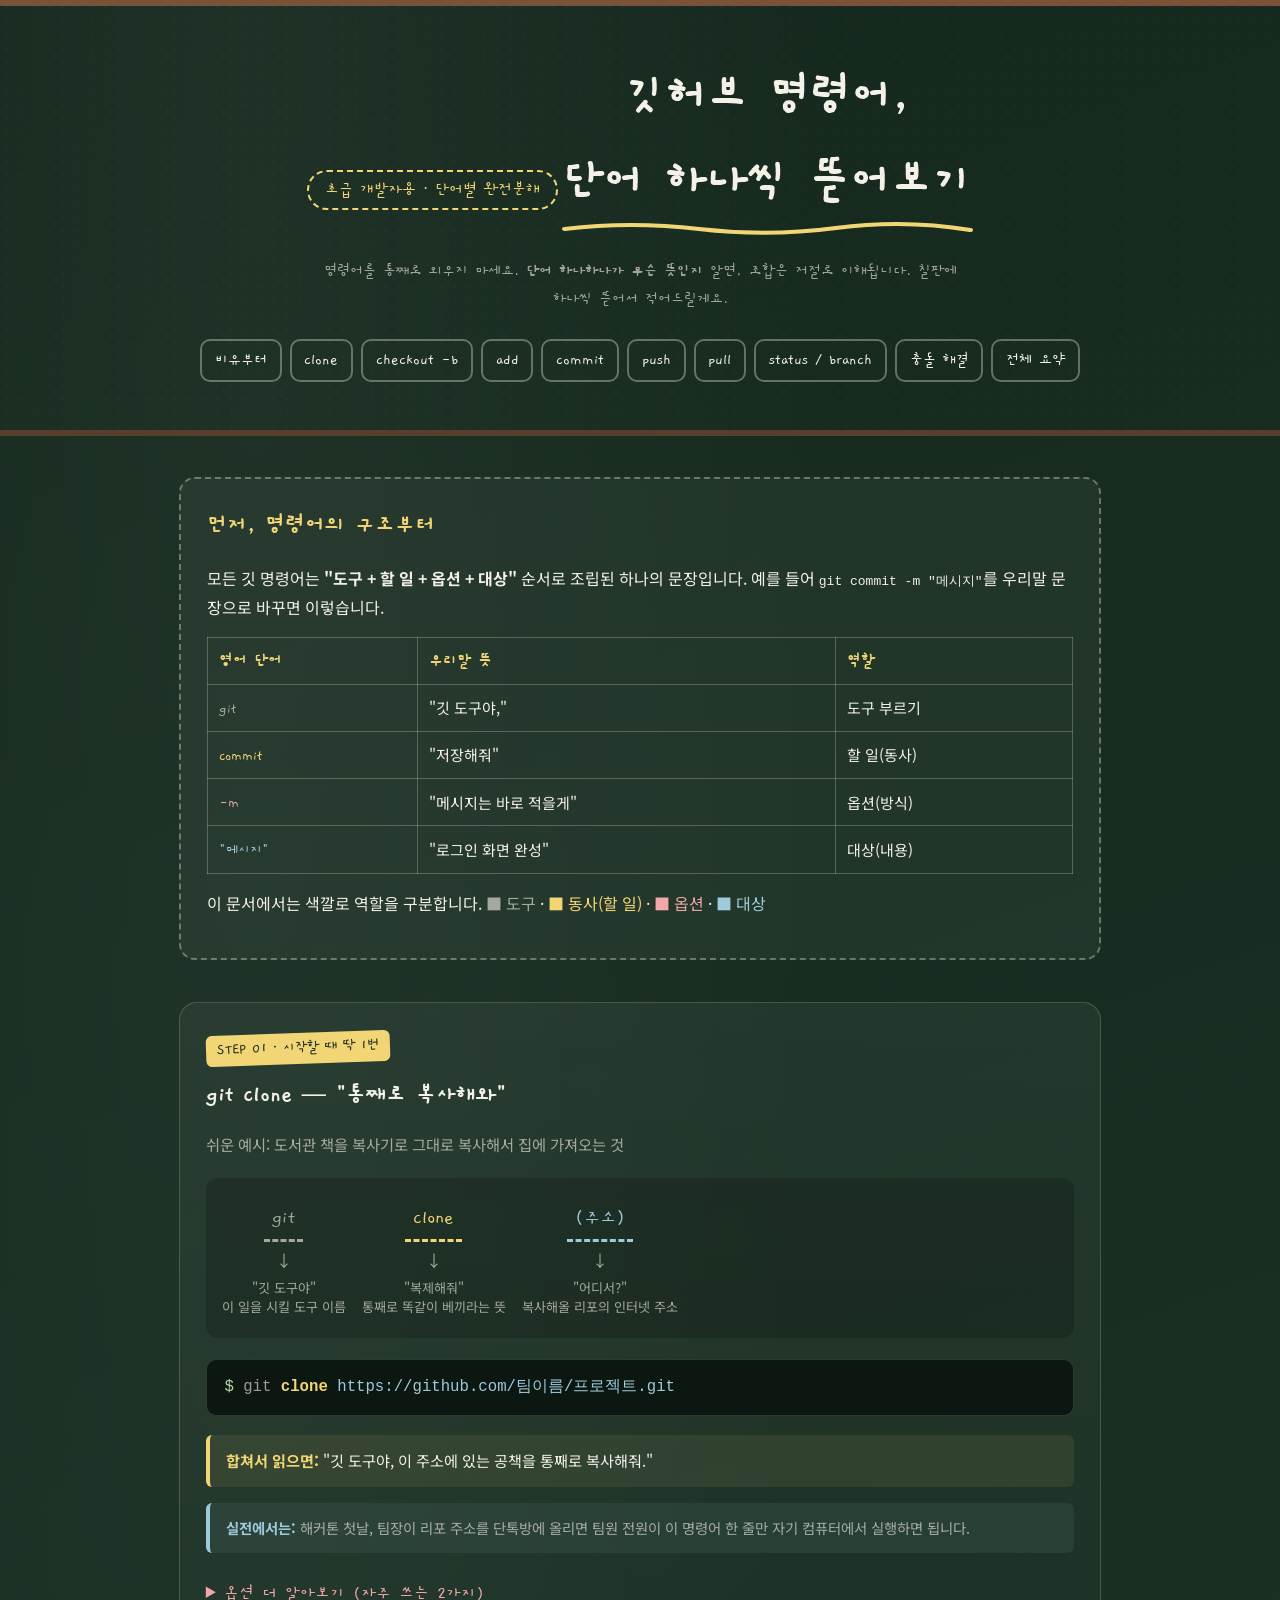
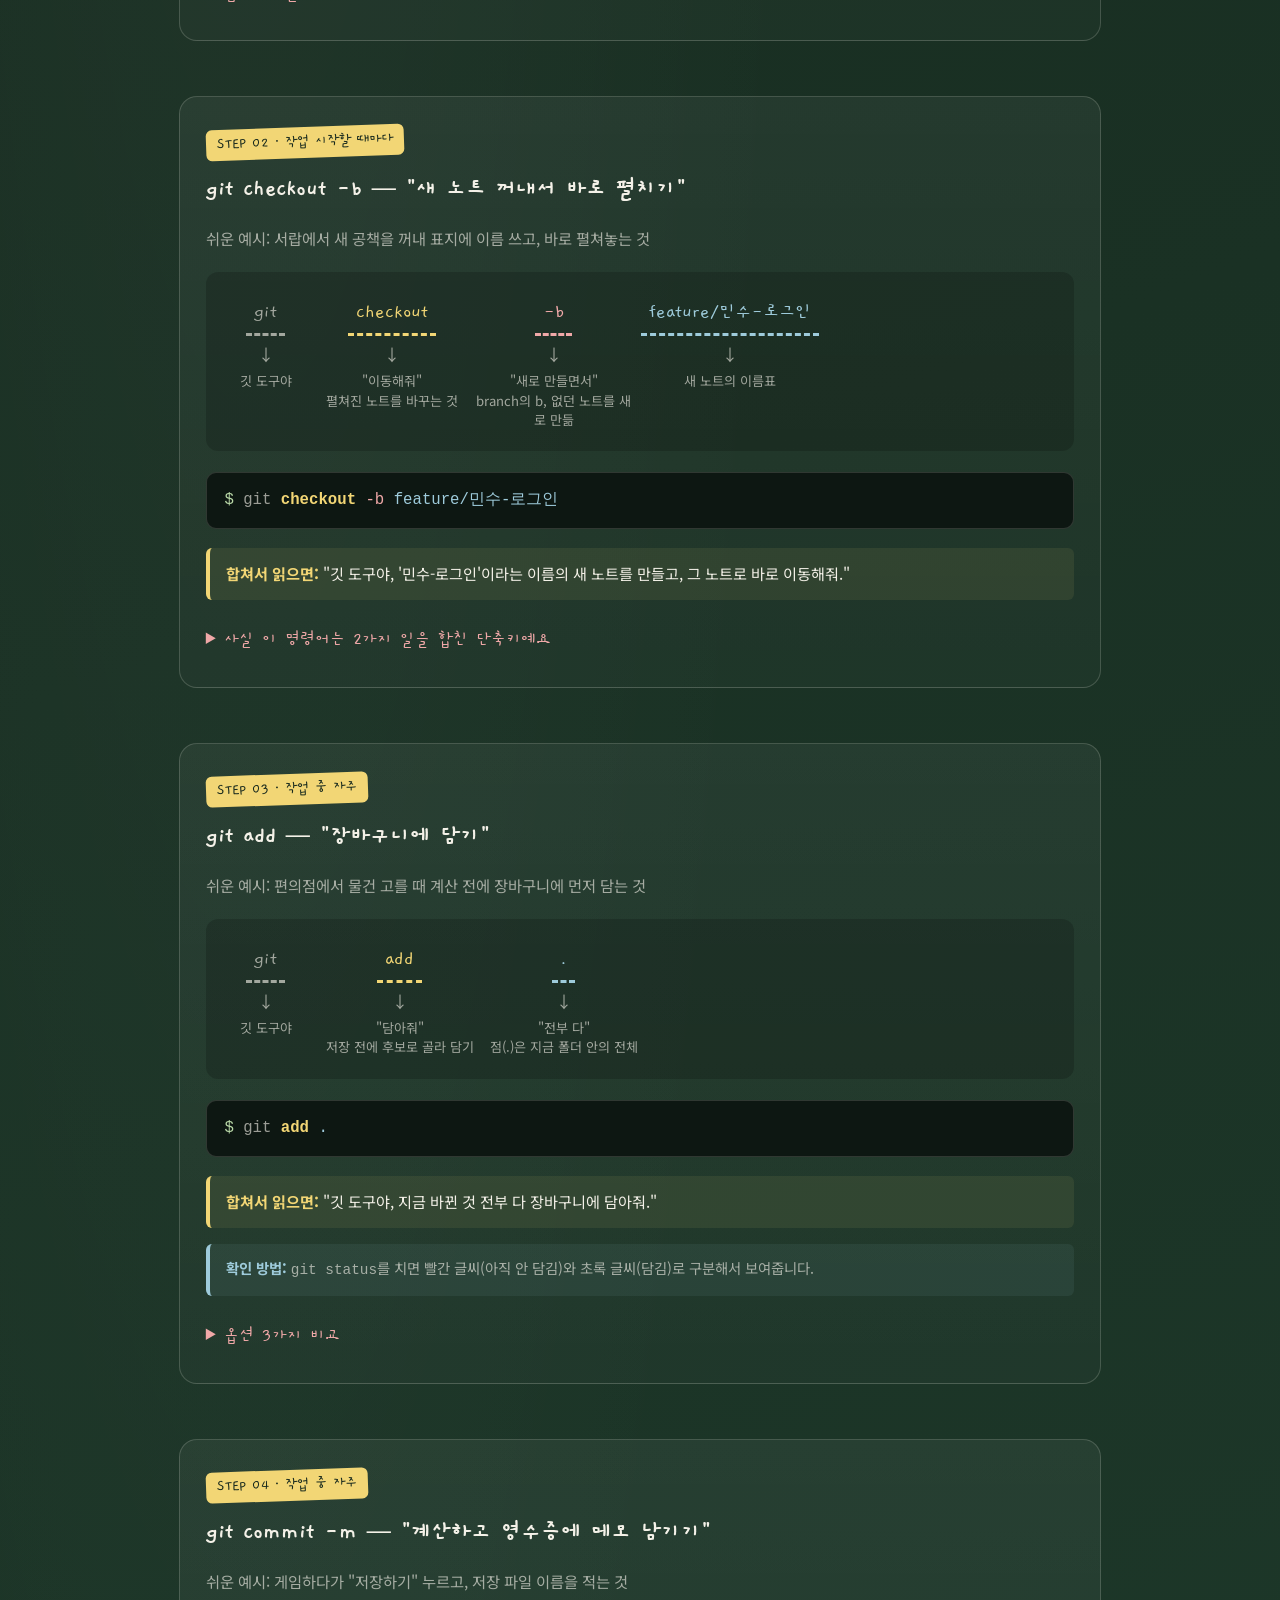
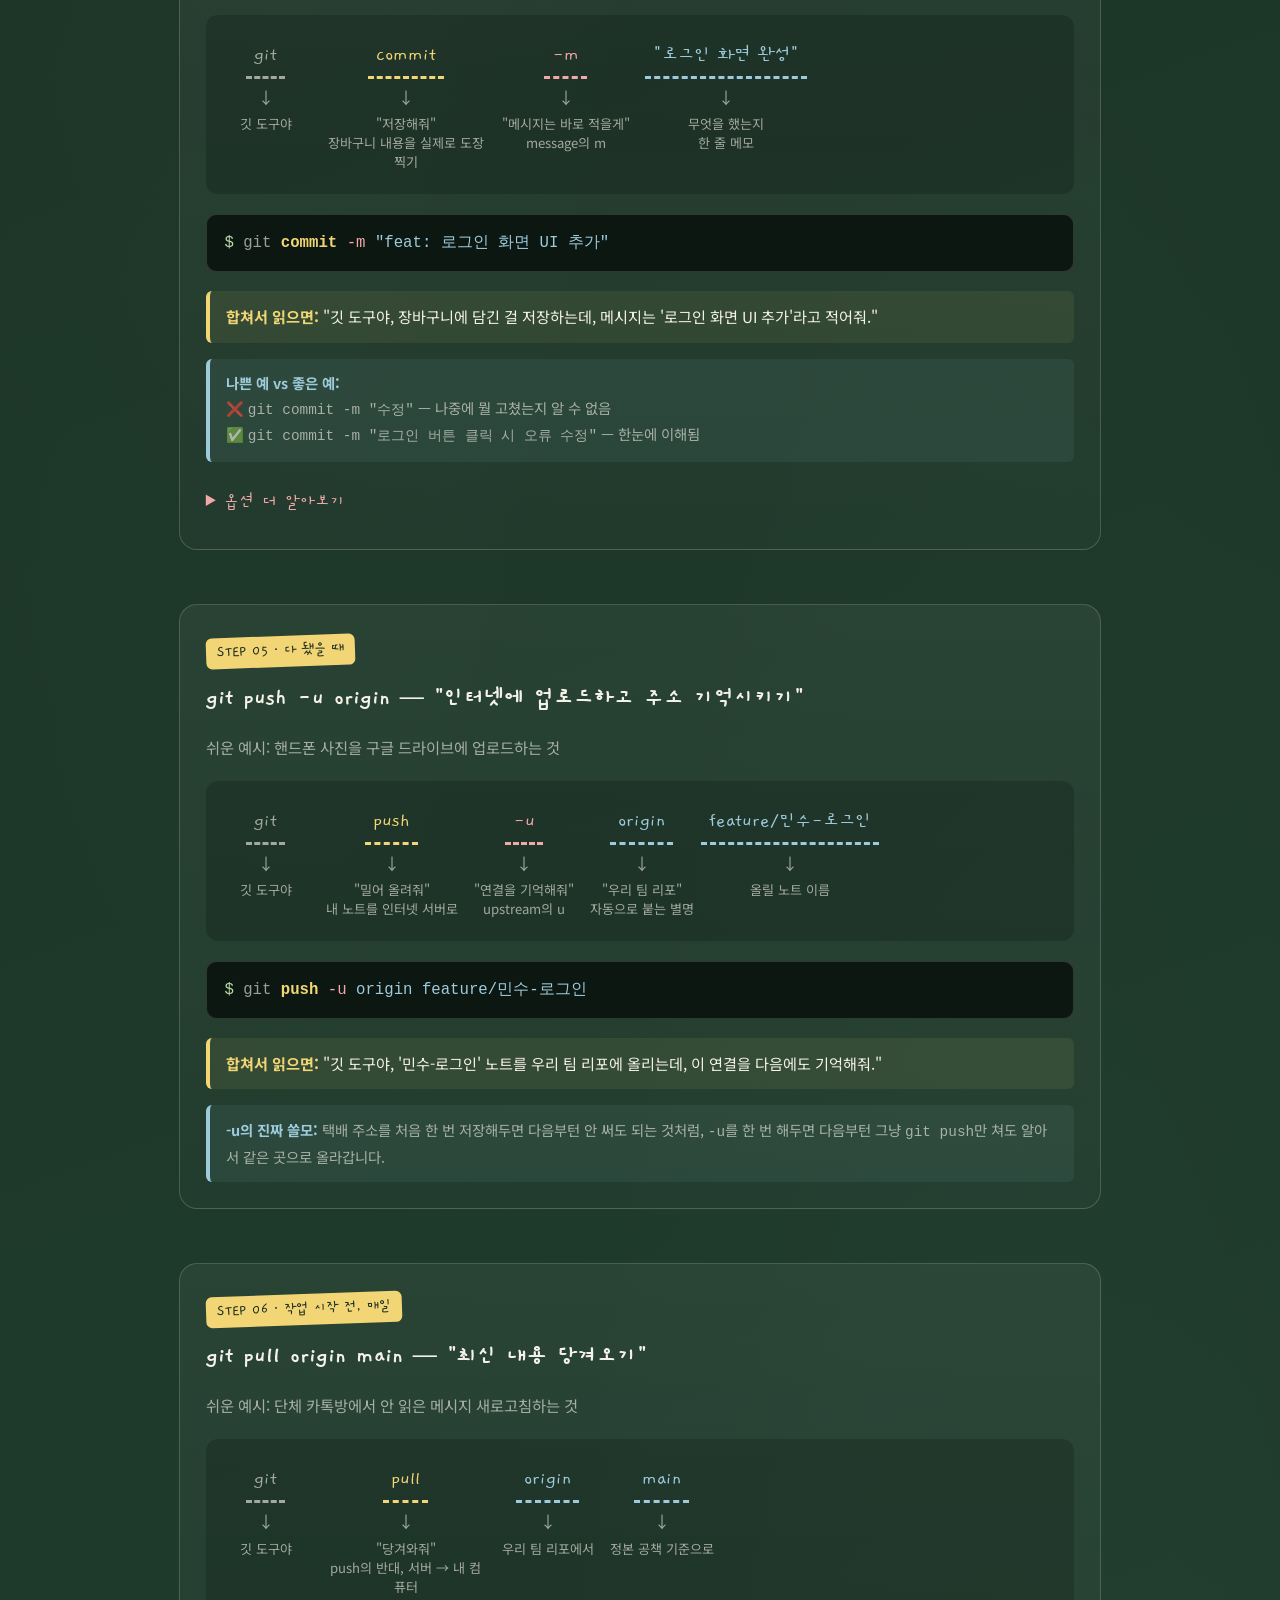
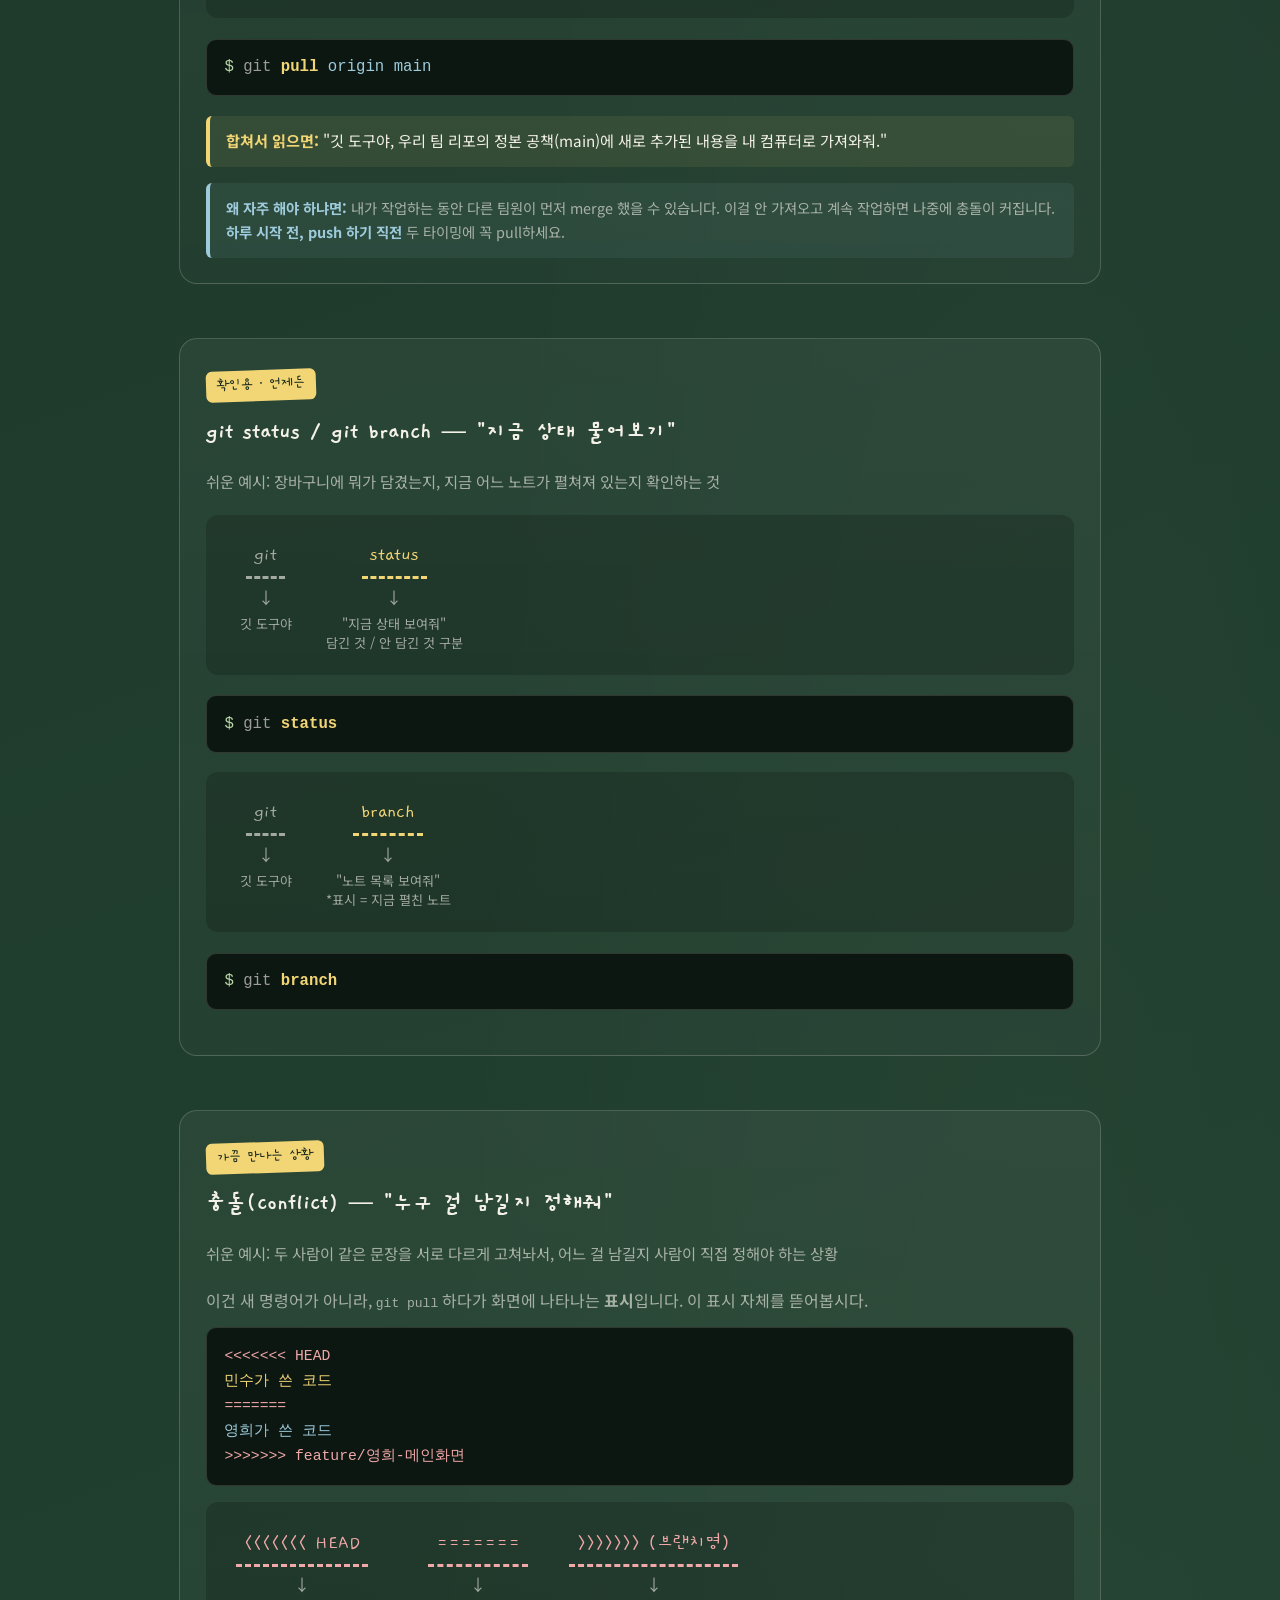
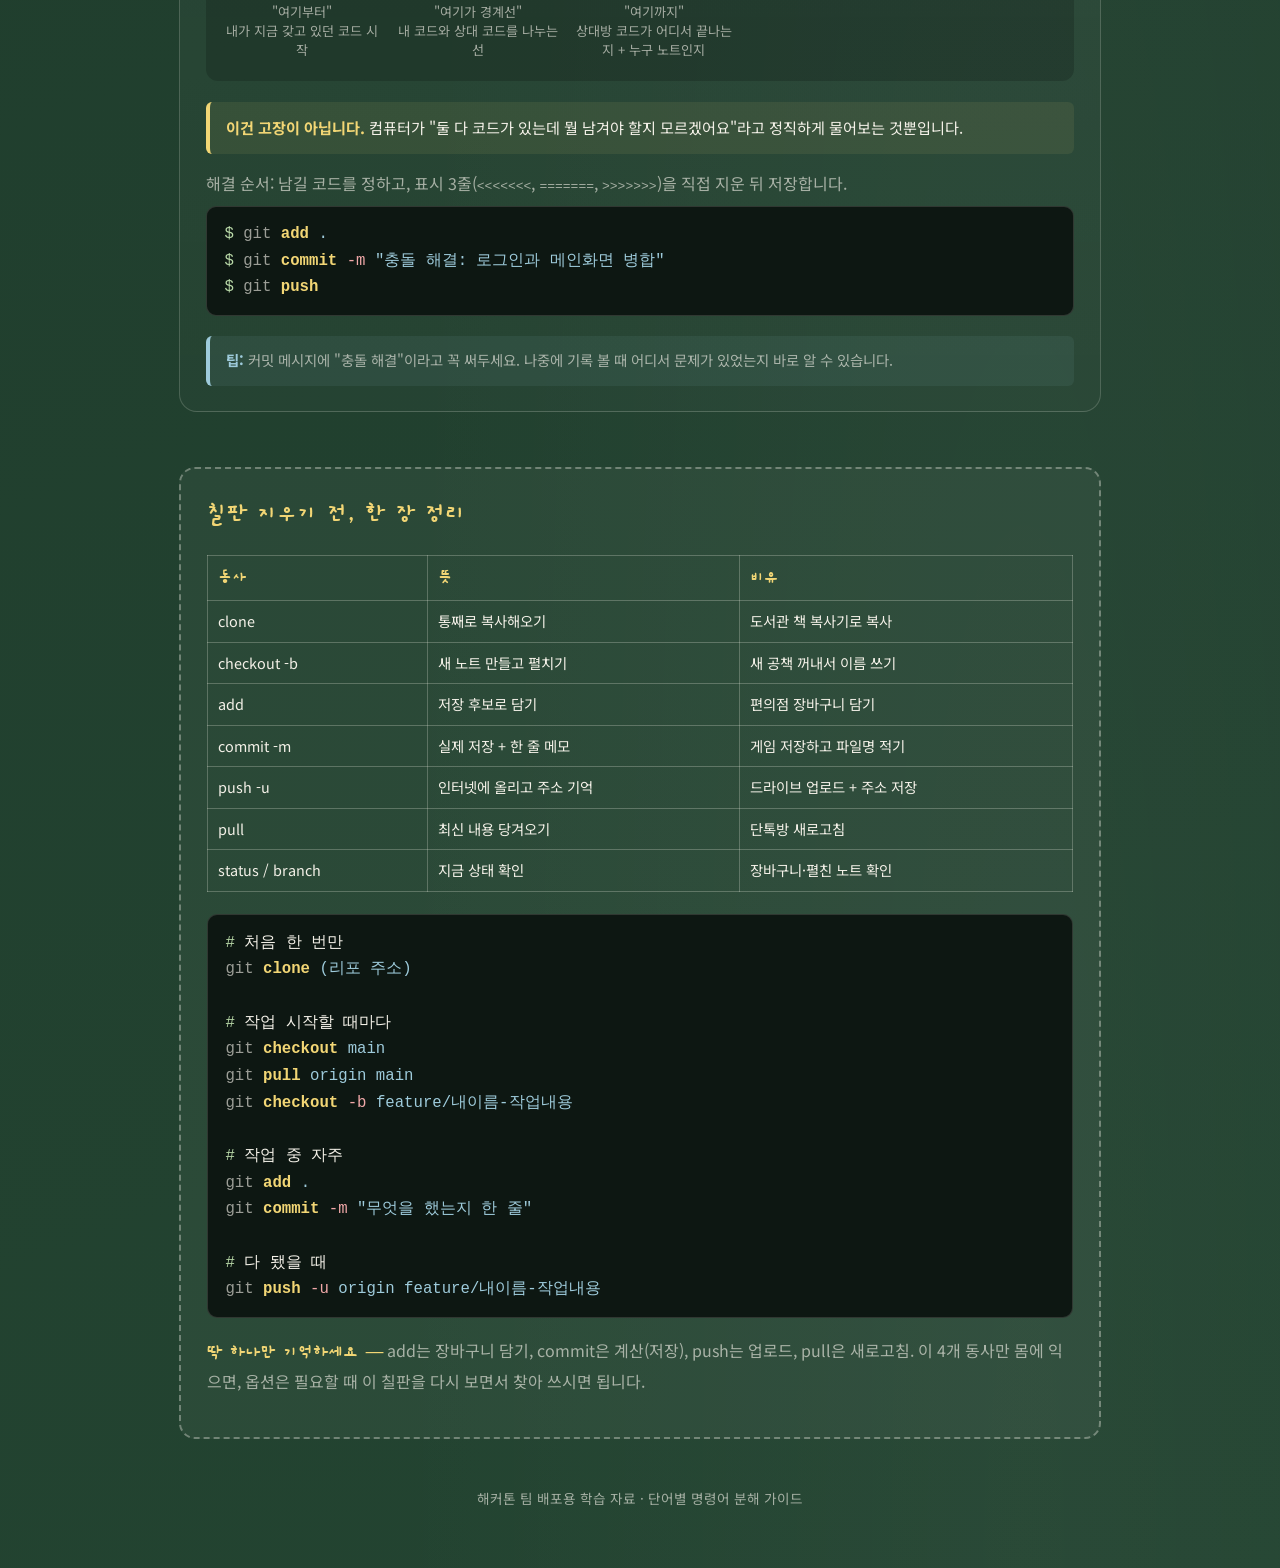
<file: quartz/static/topics/git-command-breakdown-guide.html>
<!DOCTYPE html>
<html lang="ko">
<head>
<meta charset="UTF-8">
<meta name="viewport" content="width=device-width, initial-scale=1.0">
<title>깃허브 명령어, 단어 하나씩 뜯어보기</title>
<link rel="preconnect" href="https://fonts.googleapis.com">
<link href="https://fonts.googleapis.com/css2?family=Gaegu:wght@400;700&family=Noto+Sans+KR:wght@400;500;700;900&display=swap" rel="stylesheet">
<style>
 :root{
 --board-1:#16281d;
 --board-2:#1e3a2b;
 --board-3:#234431;
 --chalk-white:#f4f1e8;
 --chalk-white-dim:rgba(244,241,232,.62);
 --chalk-yellow:#f2d675;
 --chalk-pink:#f0a8a8;
 --chalk-blue:#9ecbdb;
 --chalk-green:#b9d9a8;
 --frame-wood:#5a3d2b;
 --frame-wood-light:#7a5238;
 }
 *{ box-sizing:border-box; }
 html{ scroll-behavior:smooth; }
 body{
 margin:0;
 background:
 radial-gradient(ellipse at 20% 0%, rgba(255,255,255,.04), transparent 40%),
 radial-gradient(ellipse at 80% 100%, rgba(255,255,255,.03), transparent 45%),
 linear-gradient(160deg,var(--board-1),var(--board-2) 55%,var(--board-3));
 color:var(--chalk-white);
 font-family:'Noto Sans KR',sans-serif;
 line-height:1.7;
 padding-bottom:4rem;
 }
 .chalk{ font-family:'Gaegu',cursive; }

 /* ---------- 액자 프레임 느낌의 헤더 ---------- */
 header{
 position:relative;
 padding:3.2rem 1.2rem 3rem;
 text-align:center;
 border-bottom:6px solid var(--frame-wood);
 box-shadow:0 6px 0 var(--frame-wood-light) inset;
 overflow:hidden;
 }
 header::before{
 content:"";
 position:absolute; inset:0;
 background-image:
 radial-gradient(rgba(255,255,255,.05) 1px, transparent 1px);
 background-size:14px 14px;
 opacity:.5;
 pointer-events:none;
 }
 .eyebrow{
 display:inline-block;
 font-family:'Gaegu',cursive;
 font-size:1.05rem;
 color:var(--chalk-yellow);
 border:2px dashed var(--chalk-yellow);
 border-radius:999px;
 padding:.25rem 1rem;
 margin-bottom:1.1rem;
 }
 h1{
 font-family:'Gaegu',cursive;
 font-weight:700;
 font-size:clamp(2rem,5vw,3.1rem);
 margin:.2rem 0 .6rem;
 position:relative;
 display:inline-block;
 }
 h1 svg.underline{
 position:absolute; left:0; right:0; bottom:-14px; width:100%; height:18px;
 }
 .subtitle{
 max-width:640px; margin:1.6rem auto 0;
 color:var(--chalk-white-dim);
 font-size:1.02rem;
 }

 /* ---------- 목차 (칩 형태) ---------- */
 nav.toc{
 max-width:960px; margin:1.6rem auto 0;
 padding:0 1.2rem;
 display:flex; flex-wrap:wrap; gap:.5rem; justify-content:center;
 }
 nav.toc a{
 font-family:'Gaegu',cursive; font-size:1rem;
 color:var(--chalk-white);
 text-decoration:none;
 border:2px solid rgba(244,241,232,.35);
 border-radius:10px;
 padding:.35rem .8rem;
 transition:.15s;
 white-space:nowrap;
 }
 nav.toc a:hover{ border-color:var(--chalk-yellow); color:var(--chalk-yellow); }

 main{ max-width:960px; margin:0 auto; padding:2.6rem 1.2rem 0; }

 section.intro-box, section.wrapup{
 background:rgba(255,255,255,.045);
 border:2px dashed rgba(244,241,232,.35);
 border-radius:16px;
 padding:1.6rem 1.6rem;
 margin-bottom:2.6rem;
 }
 section.intro-box h2, section.wrapup h2{
 font-family:'Gaegu',cursive; color:var(--chalk-yellow); margin-top:0;
 font-size:1.5rem;
 }
 .analogy-table{ width:100%; border-collapse:collapse; margin-top:1rem; font-size:.94rem; }
 .analogy-table th, .analogy-table td{
 border:1px solid rgba(244,241,232,.25);
 padding:.55rem .7rem; text-align:left;
 }
 .analogy-table th{ color:var(--chalk-yellow); font-family:'Gaegu',cursive; font-size:1.05rem; }

 /* ---------- 명령어 카드 ---------- */
 .cmd-card{
 position:relative;
 margin-bottom:3.4rem;
 padding:1.8rem 1.6rem 1.6rem;
 border-radius:18px;
 background:linear-gradient(180deg, rgba(255,255,255,.05), rgba(255,255,255,.02));
 border:1px solid rgba(244,241,232,.18);
 }
 .step-tag{
 font-family:'Gaegu',cursive;
 font-size:.95rem;
 color:var(--board-1);
 background:var(--chalk-yellow);
 display:inline-block;
 padding:.15rem .7rem;
 border-radius:6px;
 transform:rotate(-2deg);
 margin-bottom:.7rem;
 }
 .cmd-title{
 font-family:'Gaegu',cursive;
 font-size:1.5rem;
 margin:0 0 .3rem;
 color:var(--chalk-white);
 }
 .cmd-desc{ color:var(--chalk-white-dim); margin-bottom:1.3rem; font-size:.96rem; }

 /* 단어 분해 다이어그램 */
 .breakdown{
 display:flex; flex-wrap:wrap; gap:1.4rem 1rem;
 padding:1.2rem 1rem 1.4rem;
 background:rgba(0,0,0,.18);
 border-radius:12px;
 margin-bottom:1.3rem;
 }
 .word-unit{
 display:flex; flex-direction:column; align-items:center;
 min-width:88px; max-width:160px;
 text-align:center;
 }
 .word-chip{
 font-family:'Gaegu',cursive;
 font-size:1.25rem;
 padding:.25rem .5rem;
 border-bottom:3px dashed currentColor;
 white-space:nowrap;
 }
 .word-chip.role-tool{ color:var(--chalk-white-dim); }
 .word-chip.role-verb{ color:var(--chalk-yellow); }
 .word-chip.role-option{ color:var(--chalk-pink); }
 .word-chip.role-arg{ color:var(--chalk-blue); }
 .word-arrow{ color:var(--chalk-white-dim); font-size:1rem; margin:.3rem 0 .2rem; }
 .word-caption{
 font-size:.82rem; color:var(--chalk-white-dim); line-height:1.45;
 }

 /* 터미널 줄 */
 .terminal{
 background:#0d1712;
 border:1px solid rgba(244,241,232,.15);
 border-radius:10px;
 padding:.9rem 1.1rem;
 font-family:'Courier New',monospace;
 font-size:.98rem;
 overflow-x:auto;
 margin-bottom:1.2rem;
 }
 .terminal .prompt{ color:var(--chalk-green); }
 .terminal .tool{ color:var(--chalk-white-dim); }
 .terminal .verb{ color:var(--chalk-yellow); font-weight:bold; }
 .terminal .option{ color:var(--chalk-pink); }
 .terminal .arg{ color:var(--chalk-blue); }

 .full-meaning{
 background:rgba(242,214,117,.08);
 border-left:4px solid var(--chalk-yellow);
 padding:.8rem 1rem;
 border-radius:6px;
 margin-bottom:1rem;
 font-size:.95rem;
 }
 .full-meaning b{ color:var(--chalk-yellow); }

 .real-example{
 background:rgba(158,203,219,.08);
 border-left:4px solid var(--chalk-blue);
 padding:.8rem 1rem;
 border-radius:6px;
 font-size:.9rem;
 color:var(--chalk-white-dim);
 }
 .real-example b{ color:var(--chalk-blue); }

 /* 옵션 세부 표 */
 .option-detail{ margin-top:1.2rem; }
 .option-detail summary{
 cursor:pointer; font-family:'Gaegu',cursive; font-size:1.1rem;
 color:var(--chalk-pink); padding:.4rem 0;
 }
 .option-detail table{ width:100%; border-collapse:collapse; margin-top:.6rem; font-size:.88rem; }
 .option-detail td, .option-detail th{
 border:1px solid rgba(244,241,232,.2); padding:.5rem .6rem; text-align:left;
 }
 .option-detail th{ color:var(--chalk-pink); font-family:'Gaegu',cursive; }
 .option-detail code{
 background:rgba(0,0,0,.3); padding:.1rem .4rem; border-radius:4px; color:var(--chalk-blue);
 }

 /* 충돌 표시 블록 */
 .conflict-block{
 background:#0d1712; border:1px solid rgba(244,241,232,.15); border-radius:10px;
 padding:1rem 1.1rem; font-family:'Courier New',monospace; font-size:.92rem;
 margin-bottom:1rem; white-space:pre-wrap;
 }
 .conflict-block .mark{ color:var(--chalk-pink); }
 .conflict-block .mine{ color:var(--chalk-yellow); }
 .conflict-block .yours{ color:var(--chalk-blue); }

 /* 요약 표 */
 .cheat-table{ width:100%; border-collapse:collapse; font-size:.9rem; margin-top:1rem;}
 .cheat-table th,.cheat-table td{ border:1px solid rgba(244,241,232,.25); padding:.5rem .65rem; text-align:left; vertical-align:top;}
 .cheat-table th{ color:var(--chalk-yellow); font-family:'Gaegu',cursive; font-size:1.05rem;}

 footer{
 text-align:center; margin-top:3rem; color:var(--chalk-white-dim); font-size:.85rem;
 }

 @media (max-width:600px){
 .breakdown{ gap:1.1rem .7rem; padding:1rem .7rem; }
 .word-unit{ min-width:70px; }
 .word-chip{ font-size:1.05rem; }
 }
</style>
</head>
<body>

<header>
 <span class="eyebrow chalk">초급 개발자용 · 단어별 완전분해</span>
 <h1>
 깃허브 명령어, <br>단어 하나씩 뜯어보기
 <svg class="underline" viewBox="0 0 300 18" preserveAspectRatio="none">
 <path d="M2 10 Q 50 2, 100 10 T 200 9 T 298 11" stroke="#f2d675" stroke-width="4" fill="none" stroke-linecap="round"/>
 </svg>
 </h1>
 <p class="subtitle chalk">명령어를 통째로 외우지 마세요. <b>단어 하나하나가 무슨 뜻인지</b> 알면, 조합은 저절로 이해됩니다. 칠판에 하나씩 뜯어서 적어드릴게요.</p>

 <nav class="toc">
 <a href="#intro">비유부터</a>
 <a href="#clone">clone</a>
 <a href="#checkout">checkout -b</a>
 <a href="#add">add</a>
 <a href="#commit">commit</a>
 <a href="#push">push</a>
 <a href="#pull">pull</a>
 <a href="#status">status / branch</a>
 <a href="#conflict">충돌 해결</a>
 <a href="#cheat">전체 요약</a>
 </nav>
</header>

<main>

 <section class="intro-box" id="intro">
 <h2 class="chalk">먼저, 명령어의 구조부터</h2>
 <p>모든 깃 명령어는 <b>"도구 + 할 일 + 옵션 + 대상"</b> 순서로 조립된 하나의 문장입니다. 예를 들어 <code>git commit -m "메시지"</code>를 우리말 문장으로 바꾸면 이렇습니다.</p>
 <table class="analogy-table">
 <tr><th>영어 단어</th><th>우리말 뜻</th><th>역할</th></tr>
 <tr><td><span class="chalk" style="color:var(--chalk-white-dim)">git</span></td><td>"깃 도구야,"</td><td>도구 부르기</td></tr>
 <tr><td><span class="chalk" style="color:var(--chalk-yellow)">commit</span></td><td>"저장해줘"</td><td>할 일(동사)</td></tr>
 <tr><td><span class="chalk" style="color:var(--chalk-pink)">-m</span></td><td>"메시지는 바로 적을게"</td><td>옵션(방식)</td></tr>
 <tr><td><span class="chalk" style="color:var(--chalk-blue)">"메시지"</span></td><td>"로그인 화면 완성"</td><td>대상(내용)</td></tr>
 </table>
 <p style="margin-top:1rem;">이 문서에서는 색깔로 역할을 구분합니다. <span style="color:var(--chalk-white-dim)">■ 도구</span> · <span style="color:var(--chalk-yellow)">■ 동사(할 일)</span> · <span style="color:var(--chalk-pink)">■ 옵션</span> · <span style="color:var(--chalk-blue)">■ 대상</span></p>
 </section>

 <!-- ============ CLONE ============ -->
 <div class="cmd-card" id="clone">
 <span class="step-tag">STEP 01 · 시작할 때 딱 1번</span>
 <h3 class="cmd-title chalk">git clone — "통째로 복사해와"</h3>
 <p class="cmd-desc">쉬운 예시: 도서관 책을 복사기로 그대로 복사해서 집에 가져오는 것</p>

 <div class="breakdown">
 <div class="word-unit">
 <span class="word-chip role-tool">git</span>
 <span class="word-arrow">↓</span>
 <span class="word-caption">"깃 도구야"<br>이 일을 시킬 도구 이름</span>
 </div>
 <div class="word-unit">
 <span class="word-chip role-verb">clone</span>
 <span class="word-arrow">↓</span>
 <span class="word-caption">"복제해줘"<br>통째로 똑같이 베끼라는 뜻</span>
 </div>
 <div class="word-unit">
 <span class="word-chip role-arg">(주소)</span>
 <span class="word-arrow">↓</span>
 <span class="word-caption">"어디서?"<br>복사해올 리포의 인터넷 주소</span>
 </div>
 </div>

 <div class="terminal">
 <span class="prompt">$</span> <span class="tool">git</span> <span class="verb">clone</span> <span class="arg">https://github.com/팀이름/프로젝트.git</span>
 </div>

 <div class="full-meaning">
 <b>합쳐서 읽으면:</b> "깃 도구야, 이 주소에 있는 공책을 통째로 복사해줘."
 </div>
 <div class="real-example">
 <b>실전에서는:</b> 해커톤 첫날, 팀장이 리포 주소를 단톡방에 올리면 팀원 전원이 이 명령어 한 줄만 자기 컴퓨터에서 실행하면 됩니다.
 </div>

 <details class="option-detail">
 <summary>옵션 더 알아보기 (자주 쓰는 2가지)</summary>
 <table>
 <tr><th>옵션</th><th>단어 뜻</th><th>효과</th></tr>
 <tr><td><code>git clone (주소) 폴더이름</code></td><td>맨 뒤에 이름 하나 더</td><td>복사할 폴더 이름을 내가 원하는 대로 지정</td></tr>
 <tr><td><code>-b 브랜치이름</code></td><td>b = branch(노트)</td><td>복사할 때 특정 노트를 처음부터 펼쳐놓고 시작</td></tr>
 </table>
 </details>
 </div>

 <!-- ============ CHECKOUT -b ============ -->
 <div class="cmd-card" id="checkout">
 <span class="step-tag">STEP 02 · 작업 시작할 때마다</span>
 <h3 class="cmd-title chalk">git checkout -b — "새 노트 꺼내서 바로 펼치기"</h3>
 <p class="cmd-desc">쉬운 예시: 서랍에서 새 공책을 꺼내 표지에 이름 쓰고, 바로 펼쳐놓는 것</p>

 <div class="breakdown">
 <div class="word-unit">
 <span class="word-chip role-tool">git</span>
 <span class="word-arrow">↓</span>
 <span class="word-caption">깃 도구야</span>
 </div>
 <div class="word-unit">
 <span class="word-chip role-verb">checkout</span>
 <span class="word-arrow">↓</span>
 <span class="word-caption">"이동해줘"<br>펼쳐진 노트를 바꾸는 것</span>
 </div>
 <div class="word-unit">
 <span class="word-chip role-option">-b</span>
 <span class="word-arrow">↓</span>
 <span class="word-caption">"새로 만들면서"<br>branch의 b, 없던 노트를 새로 만듦</span>
 </div>
 <div class="word-unit">
 <span class="word-chip role-arg">feature/민수-로그인</span>
 <span class="word-arrow">↓</span>
 <span class="word-caption">새 노트의 이름표</span>
 </div>
 </div>

 <div class="terminal">
 <span class="prompt">$</span> <span class="tool">git</span> <span class="verb">checkout</span> <span class="option">-b</span> <span class="arg">feature/민수-로그인</span>
 </div>

 <div class="full-meaning">
 <b>합쳐서 읽으면:</b> "깃 도구야, '민수-로그인'이라는 이름의 새 노트를 만들고, 그 노트로 바로 이동해줘."
 </div>

 <details class="option-detail">
 <summary>사실 이 명령어는 2가지 일을 합친 단축키예요</summary>
 <table>
 <tr><th>따로 하면</th><th>뜻</th></tr>
 <tr><td><code>git branch feature/민수-로그인</code></td><td>노트를 "만들기"만 함 (아직 안 펼침)</td></tr>
 <tr><td><code>git checkout feature/민수-로그인</code></td><td>그 노트를 "펼치기"만 함</td></tr>
 </table>
 <p style="margin-top:.6rem; color:var(--chalk-white-dim);">이 2줄을 한 번에 하는 게 <code>checkout -b</code>입니다. 지금 어떤 노트가 펼쳐져 있는지 궁금하면 <code>git branch</code>로 확인하세요. <code>*</code> 표시가 붙은 게 지금 펼쳐진 노트입니다.</p>
 </details>
 </div>

 <!-- ============ ADD ============ -->
 <div class="cmd-card" id="add">
 <span class="step-tag">STEP 03 · 작업 중 자주</span>
 <h3 class="cmd-title chalk">git add — "장바구니에 담기"</h3>
 <p class="cmd-desc">쉬운 예시: 편의점에서 물건 고를 때 계산 전에 장바구니에 먼저 담는 것</p>

 <div class="breakdown">
 <div class="word-unit">
 <span class="word-chip role-tool">git</span>
 <span class="word-arrow">↓</span>
 <span class="word-caption">깃 도구야</span>
 </div>
 <div class="word-unit">
 <span class="word-chip role-verb">add</span>
 <span class="word-arrow">↓</span>
 <span class="word-caption">"담아줘"<br>저장 전에 후보로 골라 담기</span>
 </div>
 <div class="word-unit">
 <span class="word-chip role-arg">.</span>
 <span class="word-arrow">↓</span>
 <span class="word-caption">"전부 다"<br>점(.)은 지금 폴더 안의 전체</span>
 </div>
 </div>

 <div class="terminal">
 <span class="prompt">$</span> <span class="tool">git</span> <span class="verb">add</span> <span class="arg">.</span>
 </div>

 <div class="full-meaning">
 <b>합쳐서 읽으면:</b> "깃 도구야, 지금 바뀐 것 전부 다 장바구니에 담아줘."
 </div>
 <div class="real-example">
 <b>확인 방법:</b> <code>git status</code>를 치면 빨간 글씨(아직 안 담김)와 초록 글씨(담김)로 구분해서 보여줍니다.
 </div>

 <details class="option-detail">
 <summary>옵션 3가지 비교</summary>
 <table>
 <tr><th>명령어</th><th>단어 뜻</th><th>효과</th></tr>
 <tr><td><code>git add .</code></td><td>. = 전부</td><td>지금 폴더 안에서 바뀐 것 전부 담기</td></tr>
 <tr><td><code>git add 파일이름.txt</code></td><td>파일 이름 직접 지정</td><td>그 파일 하나만 콕 집어서 담기</td></tr>
 <tr><td><code>git add -A</code></td><td>-A = All</td><td><code>.</code>과 비슷하지만 <b>삭제한 파일까지</b> 포함해서 담음 (더 안전)</td></tr>
 </table>
 </details>
 </div>

 <!-- ============ COMMIT ============ -->
 <div class="cmd-card" id="commit">
 <span class="step-tag">STEP 04 · 작업 중 자주</span>
 <h3 class="cmd-title chalk">git commit -m — "계산하고 영수증에 메모 남기기"</h3>
 <p class="cmd-desc">쉬운 예시: 게임하다가 "저장하기" 누르고, 저장 파일 이름을 적는 것</p>

 <div class="breakdown">
 <div class="word-unit">
 <span class="word-chip role-tool">git</span>
 <span class="word-arrow">↓</span>
 <span class="word-caption">깃 도구야</span>
 </div>
 <div class="word-unit">
 <span class="word-chip role-verb">commit</span>
 <span class="word-arrow">↓</span>
 <span class="word-caption">"저장해줘"<br>장바구니 내용을 실제로 도장 찍기</span>
 </div>
 <div class="word-unit">
 <span class="word-chip role-option">-m</span>
 <span class="word-arrow">↓</span>
 <span class="word-caption">"메시지는 바로 적을게"<br>message의 m</span>
 </div>
 <div class="word-unit">
 <span class="word-chip role-arg">"로그인 화면 완성"</span>
 <span class="word-arrow">↓</span>
 <span class="word-caption">무엇을 했는지<br>한 줄 메모</span>
 </div>
 </div>

 <div class="terminal">
 <span class="prompt">$</span> <span class="tool">git</span> <span class="verb">commit</span> <span class="option">-m</span> <span class="arg">"feat: 로그인 화면 UI 추가"</span>
 </div>

 <div class="full-meaning">
 <b>합쳐서 읽으면:</b> "깃 도구야, 장바구니에 담긴 걸 저장하는데, 메시지는 '로그인 화면 UI 추가'라고 적어줘."
 </div>
 <div class="real-example">
 <b>나쁜 예 vs 좋은 예:</b><br>
 ❌ <code>git commit -m "수정"</code> — 나중에 뭘 고쳤는지 알 수 없음<br>
 ✅ <code>git commit -m "로그인 버튼 클릭 시 오류 수정"</code> — 한눈에 이해됨
 </div>

 <details class="option-detail">
 <summary>옵션 더 알아보기</summary>
 <table>
 <tr><th>명령어</th><th>단어 뜻</th><th>주의할 점</th></tr>
 <tr><td><code>git commit</code> (옵션 없이)</td><td>메시지를 나중에 씀</td><td>메모장 화면이 뜨는데 초보자는 헷갈림 → <code>-m</code> 추천</td></tr>
 <tr><td><code>git commit -am "메시지"</code></td><td>-a = add 생략</td><td>이미 저장했던 적 있는 파일만 add 없이 바로 커밋. <b>새 파일은 안 잡힘</b></td></tr>
 </table>
 </details>
 </div>

 <!-- ============ PUSH ============ -->
 <div class="cmd-card" id="push">
 <span class="step-tag">STEP 05 · 다 됐을 때</span>
 <h3 class="cmd-title chalk">git push -u origin — "인터넷에 업로드하고 주소 기억시키기"</h3>
 <p class="cmd-desc">쉬운 예시: 핸드폰 사진을 구글 드라이브에 업로드하는 것</p>

 <div class="breakdown">
 <div class="word-unit">
 <span class="word-chip role-tool">git</span>
 <span class="word-arrow">↓</span>
 <span class="word-caption">깃 도구야</span>
 </div>
 <div class="word-unit">
 <span class="word-chip role-verb">push</span>
 <span class="word-arrow">↓</span>
 <span class="word-caption">"밀어 올려줘"<br>내 노트를 인터넷 서버로</span>
 </div>
 <div class="word-unit">
 <span class="word-chip role-option">-u</span>
 <span class="word-arrow">↓</span>
 <span class="word-caption">"연결을 기억해줘"<br>upstream의 u</span>
 </div>
 <div class="word-unit">
 <span class="word-chip role-arg">origin</span>
 <span class="word-arrow">↓</span>
 <span class="word-caption">"우리 팀 리포"<br>자동으로 붙는 별명</span>
 </div>
 <div class="word-unit">
 <span class="word-chip role-arg">feature/민수-로그인</span>
 <span class="word-arrow">↓</span>
 <span class="word-caption">올릴 노트 이름</span>
 </div>
 </div>

 <div class="terminal">
 <span class="prompt">$</span> <span class="tool">git</span> <span class="verb">push</span> <span class="option">-u</span> <span class="arg">origin feature/민수-로그인</span>
 </div>

 <div class="full-meaning">
 <b>합쳐서 읽으면:</b> "깃 도구야, '민수-로그인' 노트를 우리 팀 리포에 올리는데, 이 연결을 다음에도 기억해줘."
 </div>
 <div class="real-example">
 <b>-u의 진짜 쓸모:</b> 택배 주소를 처음 한 번 저장해두면 다음부턴 안 써도 되는 것처럼, <code>-u</code>를 한 번 해두면 다음부턴 그냥 <code>git push</code>만 쳐도 알아서 같은 곳으로 올라갑니다.
 </div>
 </div>

 <!-- ============ PULL ============ -->
 <div class="cmd-card" id="pull">
 <span class="step-tag">STEP 06 · 작업 시작 전, 매일</span>
 <h3 class="cmd-title chalk">git pull origin main — "최신 내용 당겨오기"</h3>
 <p class="cmd-desc">쉬운 예시: 단체 카톡방에서 안 읽은 메시지 새로고침하는 것</p>

 <div class="breakdown">
 <div class="word-unit">
 <span class="word-chip role-tool">git</span>
 <span class="word-arrow">↓</span>
 <span class="word-caption">깃 도구야</span>
 </div>
 <div class="word-unit">
 <span class="word-chip role-verb">pull</span>
 <span class="word-arrow">↓</span>
 <span class="word-caption">"당겨와줘"<br>push의 반대, 서버 → 내 컴퓨터</span>
 </div>
 <div class="word-unit">
 <span class="word-chip role-arg">origin</span>
 <span class="word-arrow">↓</span>
 <span class="word-caption">우리 팀 리포에서</span>
 </div>
 <div class="word-unit">
 <span class="word-chip role-arg">main</span>
 <span class="word-arrow">↓</span>
 <span class="word-caption">정본 공책 기준으로</span>
 </div>
 </div>

 <div class="terminal">
 <span class="prompt">$</span> <span class="tool">git</span> <span class="verb">pull</span> <span class="arg">origin main</span>
 </div>

 <div class="full-meaning">
 <b>합쳐서 읽으면:</b> "깃 도구야, 우리 팀 리포의 정본 공책(main)에 새로 추가된 내용을 내 컴퓨터로 가져와줘."
 </div>
 <div class="real-example">
 <b>왜 자주 해야 하냐면:</b> 내가 작업하는 동안 다른 팀원이 먼저 merge 했을 수 있습니다. 이걸 안 가져오고 계속 작업하면 나중에 충돌이 커집니다. <b>하루 시작 전, push 하기 직전</b> 두 타이밍에 꼭 pull하세요.
 </div>
 </div>

 <!-- ============ STATUS / BRANCH ============ -->
 <div class="cmd-card" id="status">
 <span class="step-tag">확인용 · 언제든</span>
 <h3 class="cmd-title chalk">git status / git branch — "지금 상태 물어보기"</h3>
 <p class="cmd-desc">쉬운 예시: 장바구니에 뭐가 담겼는지, 지금 어느 노트가 펼쳐져 있는지 확인하는 것</p>

 <div class="breakdown">
 <div class="word-unit">
 <span class="word-chip role-tool">git</span>
 <span class="word-arrow">↓</span>
 <span class="word-caption">깃 도구야</span>
 </div>
 <div class="word-unit">
 <span class="word-chip role-verb">status</span>
 <span class="word-arrow">↓</span>
 <span class="word-caption">"지금 상태 보여줘"<br>담긴 것 / 안 담긴 것 구분</span>
 </div>
 </div>
 <div class="terminal">
 <span class="prompt">$</span> <span class="tool">git</span> <span class="verb">status</span>
 </div>

 <div class="breakdown">
 <div class="word-unit">
 <span class="word-chip role-tool">git</span>
 <span class="word-arrow">↓</span>
 <span class="word-caption">깃 도구야</span>
 </div>
 <div class="word-unit">
 <span class="word-chip role-verb">branch</span>
 <span class="word-arrow">↓</span>
 <span class="word-caption">"노트 목록 보여줘"<br>*표시 = 지금 펼친 노트</span>
 </div>
 </div>
 <div class="terminal">
 <span class="prompt">$</span> <span class="tool">git</span> <span class="verb">branch</span>
 </div>
 </div>

 <!-- ============ CONFLICT ============ -->
 <div class="cmd-card" id="conflict">
 <span class="step-tag">가끔 만나는 상황</span>
 <h3 class="cmd-title chalk">충돌(conflict) — "누구 걸 남길지 정해줘"</h3>
 <p class="cmd-desc">쉬운 예시: 두 사람이 같은 문장을 서로 다르게 고쳐놔서, 어느 걸 남길지 사람이 직접 정해야 하는 상황</p>

 <p style="color:var(--chalk-white-dim); margin-bottom:.8rem;">이건 새 명령어가 아니라, <code>git pull</code> 하다가 화면에 나타나는 <b>표시</b>입니다. 이 표시 자체를 뜯어봅시다.</p>

 <div class="conflict-block"><span class="mark">&lt;&lt;&lt;&lt;&lt;&lt;&lt; HEAD</span>
<span class="mine">민수가 쓴 코드</span>
<span class="mark">=======</span>
<span class="yours">영희가 쓴 코드</span>
<span class="mark">&gt;&gt;&gt;&gt;&gt;&gt;&gt; feature/영희-메인화면</span></div>

 <div class="breakdown">
 <div class="word-unit">
 <span class="word-chip role-option">&lt;&lt;&lt;&lt;&lt;&lt;&lt; HEAD</span>
 <span class="word-arrow">↓</span>
 <span class="word-caption">"여기부터"<br>내가 지금 갖고 있던 코드 시작</span>
 </div>
 <div class="word-unit">
 <span class="word-chip role-option">=======</span>
 <span class="word-arrow">↓</span>
 <span class="word-caption">"여기가 경계선"<br>내 코드와 상대 코드를 나누는 선</span>
 </div>
 <div class="word-unit">
 <span class="word-chip role-option">&gt;&gt;&gt;&gt;&gt;&gt;&gt; (브랜치명)</span>
 <span class="word-arrow">↓</span>
 <span class="word-caption">"여기까지"<br>상대방 코드가 어디서 끝나는지 + 누구 노트인지</span>
 </div>
 </div>

 <div class="full-meaning">
 <b>이건 고장이 아닙니다.</b> 컴퓨터가 "둘 다 코드가 있는데 뭘 남겨야 할지 모르겠어요"라고 정직하게 물어보는 것뿐입니다.
 </div>

 <p style="color:var(--chalk-white-dim); margin:1rem 0 .5rem;">해결 순서: 남길 코드를 정하고, 표시 3줄(<code>&lt;&lt;&lt;&lt;&lt;&lt;&lt;</code>, <code>=======</code>, <code>&gt;&gt;&gt;&gt;&gt;&gt;&gt;</code>)을 직접 지운 뒤 저장합니다.</p>

 <div class="terminal">
 <span class="prompt">$</span> <span class="tool">git</span> <span class="verb">add</span> <span class="arg">.</span><br>
 <span class="prompt">$</span> <span class="tool">git</span> <span class="verb">commit</span> <span class="option">-m</span> <span class="arg">"충돌 해결: 로그인과 메인화면 병합"</span><br>
 <span class="prompt">$</span> <span class="tool">git</span> <span class="verb">push</span>
 </div>
 <div class="real-example">
 <b>팁:</b> 커밋 메시지에 "충돌 해결"이라고 꼭 써두세요. 나중에 기록 볼 때 어디서 문제가 있었는지 바로 알 수 있습니다.
 </div>
 </div>

 <!-- ============ 요약 ============ -->
 <section class="wrapup" id="cheat">
 <h2 class="chalk">칠판 지우기 전, 한 장 정리</h2>
 <table class="cheat-table">
 <tr><th>동사</th><th>뜻</th><th>비유</th></tr>
 <tr><td>clone</td><td>통째로 복사해오기</td><td>도서관 책 복사기로 복사</td></tr>
 <tr><td>checkout -b</td><td>새 노트 만들고 펼치기</td><td>새 공책 꺼내서 이름 쓰기</td></tr>
 <tr><td>add</td><td>저장 후보로 담기</td><td>편의점 장바구니 담기</td></tr>
 <tr><td>commit -m</td><td>실제 저장 + 한 줄 메모</td><td>게임 저장하고 파일명 적기</td></tr>
 <tr><td>push -u</td><td>인터넷에 올리고 주소 기억</td><td>드라이브 업로드 + 주소 저장</td></tr>
 <tr><td>pull</td><td>최신 내용 당겨오기</td><td>단톡방 새로고침</td></tr>
 <tr><td>status / branch</td><td>지금 상태 확인</td><td>장바구니·펼친 노트 확인</td></tr>
 </table>

 <div class="terminal" style="margin-top:1.4rem;">
<span class="prompt">#</span> 처음 한 번만<br>
<span class="tool">git</span> <span class="verb">clone</span> <span class="arg">(리포 주소)</span><br><br>
<span class="prompt">#</span> 작업 시작할 때마다<br>
<span class="tool">git</span> <span class="verb">checkout</span> <span class="arg">main</span><br>
<span class="tool">git</span> <span class="verb">pull</span> <span class="arg">origin main</span><br>
<span class="tool">git</span> <span class="verb">checkout</span> <span class="option">-b</span> <span class="arg">feature/내이름-작업내용</span><br><br>
<span class="prompt">#</span> 작업 중 자주<br>
<span class="tool">git</span> <span class="verb">add</span> <span class="arg">.</span><br>
<span class="tool">git</span> <span class="verb">commit</span> <span class="option">-m</span> <span class="arg">"무엇을 했는지 한 줄"</span><br><br>
<span class="prompt">#</span> 다 됐을 때<br>
<span class="tool">git</span> <span class="verb">push</span> <span class="option">-u</span> <span class="arg">origin feature/내이름-작업내용</span>
 </div>

 <p style="margin-top:1.2rem; color:var(--chalk-white-dim);">
 <b class="chalk" style="color:var(--chalk-yellow); font-size:1.1rem;">딱 하나만 기억하세요 —</b>
 add는 장바구니 담기, commit은 계산(저장), push는 업로드, pull은 새로고침. 이 4개 동사만 몸에 익으면, 옵션은 필요할 때 이 칠판을 다시 보면서 찾아 쓰시면 됩니다.
 </p>
 </section>

</main>

<footer>해커톤 팀 배포용 학습 자료 · 단어별 명령어 분해 가이드</footer>

</body>
</html>
</file>
<file: quartz/static/lee-yeonho-gallery/style.css>
:root {
  --coal-950: #100f12;
  --coal-900: #171519;
  --coal-850: #211e23;
  --coal-800: #2a262d;
  --ivory-100: #f4eee3;
  --ivory-300: #d2c9bd;
  --stone-500: #9b9290;
  --line: #484148;
  --lavender-200: #d6c3e8;
  --lavender-400: #ad8fc7;
  --lavender-650: #765b91;
  --brass-300: #d7b27c;
  --brass-900: #362618;
  --font-display: 'IBM Plex Sans KR', 'Apple SD Gothic Neo', system-ui, sans-serif;
  --font-sans: 'IBM Plex Sans KR', 'Apple SD Gothic Neo', system-ui, sans-serif;
  --font-mono: 'IBM Plex Mono', ui-monospace, SFMono-Regular, Menlo, monospace;
  --motion-quick: 160ms;
  --motion-panel: 260ms;
  --motion-reveal: 720ms;
  --ease-out: cubic-bezier(.22, 1, .36, 1);
  --gutter: clamp(20px, 5vw, 80px);
  --display: clamp(3.6rem, 7.8vw, 7.9rem);
  --section: clamp(2.45rem, 5vw, 5rem);
  --subhead: clamp(1.5rem, 2.3vw, 2.25rem);
  --lead: clamp(1.05rem, 1.5vw, 1.25rem);
}

* { box-sizing: border-box; }
html { scroll-behavior: smooth; scroll-padding-top: 24px; background: var(--coal-950); }
body { margin: 0; background: var(--coal-900); color: var(--ivory-300); font-family: var(--font-sans); font-size: 1rem; line-height: 1.8; word-break: keep-all; overflow-wrap: anywhere; }
main { overflow: clip; }
a { color: inherit; text-decoration: none; }
button { color: inherit; font: inherit; cursor: pointer; }
img { display: block; max-width: 100%; height: auto; }
figure, blockquote, h1, h2, h3, h4, p { margin: 0; }
h1, h2, h3, h4 { color: var(--ivory-100); font-family: var(--font-display); font-weight: 600; font-synthesis: none; }
h2 { font-size: var(--section); line-height: 1.08; letter-spacing: -.04em; }
h3 { font-size: var(--subhead); line-height: 1.25; letter-spacing: -.03em; }
h4 { font-size: 1.25rem; line-height: 1.3; }
a:focus-visible, button:focus-visible, summary:focus-visible, [tabindex]:focus-visible { outline: 3px solid var(--lavender-400); outline-offset: 5px; }

.wrap { width: min(calc(100% - var(--gutter) * 2), 1280px); margin-inline: auto; }
.skip-link { position: fixed; z-index: 20; top: 12px; left: 20px; padding: 10px 16px; background: var(--ivory-100); color: var(--coal-950); transform: translateY(-180%); transition: transform var(--motion-quick) var(--ease-out); }
.skip-link:focus { transform: none; }
.eyebrow { margin-bottom: 24px; color: var(--lavender-400); font-family: var(--font-mono); font-size: .72rem; line-height: 1.5; letter-spacing: .14em; text-transform: uppercase; }
.lead { max-width: 36em; font-size: var(--lead); line-height: 1.7; }
.source-note { color: var(--stone-500); font-size: .875rem; line-height: 1.7; }
.chapter { padding-block: 144px; scroll-margin-top: 24px; }
.section-heading { display: grid; grid-template-columns: 1.15fr .85fr; align-items: end; gap: 80px; margin-bottom: 96px; }

.hero { position: relative; min-height: min(900px, 100svh); background: var(--coal-950); color: var(--ivory-100); overflow: hidden; isolation: isolate; }
.hero-backdrop, .hero-shade { position: absolute; inset: 0; width: 100%; height: 100%; }
.hero-backdrop { z-index: -3; object-fit: cover; object-position: center; }
.hero-shade { z-index: -2; background: linear-gradient(to bottom, color-mix(in srgb, var(--coal-950) 22%, transparent), color-mix(in srgb, var(--coal-950) 5%, transparent) 58%, color-mix(in srgb, var(--coal-950) 34%, transparent)); }
.hero::after { content: ''; position: absolute; z-index: -1; left: 50%; bottom: -16%; width: min(58vw, 820px); aspect-ratio: 1.8; border-radius: 50%; background: color-mix(in srgb, var(--lavender-650) 18%, transparent); filter: blur(60px); transform: translateX(-50%); pointer-events: none; }
.hero-inner { position: relative; width: min(calc(100% - var(--gutter) * 2), 1500px); min-height: min(900px, 100svh); margin-inline: auto; }
.masthead { position: relative; z-index: 4; display: grid; grid-template-columns: 1fr auto 1fr; align-items: center; gap: 32px; padding-top: 28px; font-size: .78rem; }
.brand { justify-self: start; display: flex; flex-direction: column; min-height: 44px; justify-content: center; font-family: var(--font-mono); line-height: 1.2; }
.brand span { font-size: .92rem; font-weight: 500; letter-spacing: .1em; }
.brand small { margin-top: 5px; color: var(--stone-500); font-family: var(--font-mono); font-size: .6rem; letter-spacing: .2em; }
.hero-nav { display: flex; padding: 3px; border: 1px solid var(--stone-500); border-radius: 999px; }
.hero-nav a, .compare-nav a { display: grid; min-height: 44px; place-items: center; padding-inline: 18px; transition: background-color var(--motion-quick) var(--ease-out), transform var(--motion-quick) var(--ease-out); }
.hero-nav a:hover, .compare-nav a:hover { background: color-mix(in srgb, var(--ivory-100) 9%, transparent); }
.hero-nav a:active, .compare-nav a:active { transform: scale(.98); }
.compare-nav { justify-self: end; display: flex; align-items: center; gap: 4px; color: var(--ivory-300); }
.compare-nav a + a { border-left: 1px solid var(--line); }
.hero-copy { position: absolute; z-index: 2; top: 17%; left: 50%; width: min(90vw, 1300px); text-align: center; transform: translateX(-50%); }
.hero-kicker { margin-bottom: 20px; color: var(--stone-500); font-family: var(--font-mono); font-size: .75rem; letter-spacing: .2em; }
.hero h1 { font-size: var(--display); line-height: .98; letter-spacing: -.045em; text-wrap: balance; text-shadow: 0 12px 42px var(--coal-950); }
.hero h1 span { display: block; white-space: nowrap; }
.hero-object { position: absolute; z-index: 3; left: 50%; bottom: 6%; width: min(34vw, 400px); transform: translateX(-50%); text-align: center; }
.hero-object img { width: 100%; max-height: 330px; object-fit: contain; filter: drop-shadow(0 26px 28px var(--coal-950)); }
.hero-object figcaption { margin-top: 8px; color: var(--ivory-300); font-family: var(--font-mono); font-size: .74rem; letter-spacing: .04em; text-shadow: 0 2px 12px var(--coal-950); }

.chapter-story { background: var(--coal-900); }
.story-grid { display: grid; grid-template-columns: minmax(0, 5fr) minmax(0, 7fr); gap: 80px; align-items: start; }
.story-visual { position: sticky; top: 32px; }
.sketch { background: var(--coal-850); border: 1px solid var(--line); border-radius: 12px; overflow: hidden; box-shadow: 0 32px 80px var(--coal-950); }
.sketch svg { display: block; width: 100%; height: auto; }
.sketch figcaption { padding: 20px 24px 24px; color: var(--stone-500); font-family: var(--font-mono); font-size: .875rem; }
.svg-label, .svg-main, .svg-sub, .svg-note { font-family: var(--font-mono); fill: var(--ivory-300); }
.svg-label { font-size: 20px; }.svg-main { font-size: 25px; font-weight: 700; }.svg-sub { font-size: 19px; }.svg-note { fill: var(--stone-500); font-size: 12px; }
blockquote { margin-top: 40px; padding: 8px 0 8px 28px; border-left: 1px solid var(--lavender-400); }
blockquote p { color: var(--ivory-100); font-family: var(--font-display); font-size: 1.6rem; line-height: 1.45; }
blockquote cite { display: block; margin-top: 16px; color: var(--stone-500); font-size: .75rem; font-style: normal; }
.timeline { margin: 0; padding: 0; list-style: none; counter-reset: journey; border-top: 1px solid var(--line); }
.timeline li { border-bottom: 1px solid var(--line); }
.timeline summary { display: grid; grid-template-columns: 48px 1fr 44px; align-items: center; gap: 20px; min-height: 84px; cursor: pointer; list-style: none; }
.timeline summary::-webkit-details-marker { display: none; }
.timeline summary span { color: var(--lavender-400); font-family: var(--font-mono); font-size: .8rem; }
.timeline summary strong { color: var(--ivory-100); font-size: 1.15rem; font-weight: 500; }
.timeline summary i { display: grid; width: 44px; height: 44px; place-items: center; color: var(--stone-500); font-size: 1.4rem; font-style: normal; transition: transform var(--motion-quick) var(--ease-out); }
.timeline details[open] summary i { transform: rotate(45deg); }
.timeline details p { padding: 0 64px 28px 68px; color: var(--stone-500); font-size: .92rem; }
.timeline + .source-note, .story-grid + .source-note { margin-top: 32px; }

.chapter-inside { background: var(--coal-950); }
.layers-grid { display: grid; grid-template-columns: minmax(0, 5fr) minmax(0, 7fr); gap: 80px; align-items: center; }
.layers-copy .lead { margin-bottom: 28px; }
.plain-note { max-width: 36em; padding: 18px 20px; border-left: 2px solid var(--brass-300); background: color-mix(in srgb, var(--brass-300) 8%, transparent); color: var(--ivory-300); font-size: .92rem; }
.plain-note strong { color: var(--brass-300); }
.step-tabs { display: none; }
.is-enhanced .step-tabs { display: flex; flex-wrap: wrap; gap: 8px; margin: 32px 0 24px; }
.step-tabs button { min-height: 48px; padding: 10px 18px; border: 1px solid var(--line); border-radius: 999px; background: transparent; color: var(--ivory-300); font-size: .84rem; transition: opacity var(--motion-quick) var(--ease-out), transform var(--motion-quick) var(--ease-out); }
.step-tabs button:hover { background: var(--coal-800); }
.step-tabs button:active { transform: scale(.98); }
.step-tabs button[aria-selected='true'] { border-color: var(--lavender-200); background: var(--lavender-200); color: var(--coal-950); }
.step-panels { margin-top: 32px; }
.is-enhanced .step-panels { margin-top: 0; }
.step-panel { padding: 24px 0; border-top: 1px solid var(--line); }
.step-panel > span { color: var(--lavender-400); font-family: var(--font-mono); font-size: .72rem; }
.step-panel h3 { margin: 6px 0 12px; font-family: var(--font-display); font-size: 1.25rem; letter-spacing: -.03em; }
.step-panel p { color: var(--stone-500); font-size: .92rem; }
.is-enhanced .step-panel { min-height: 160px; border: 0; }
.is-enhanced .step-panel[hidden] { display: none; }
.is-enhanced .step-panel.is-entering { animation: panel-enter var(--motion-panel) var(--ease-out); }
.lab-note { margin-top: 24px; padding-top: 24px; border-top: 1px solid var(--line); color: var(--stone-500); font-size: .84rem; }
.layer-figure { padding: 8px; background: var(--coal-850); border: 1px solid var(--line); border-radius: 12px; box-shadow: 0 32px 90px var(--coal-950); }
.diagram { border-radius: 8px; background: radial-gradient(circle at 50% 46%, color-mix(in srgb, var(--lavender-650) 17%, var(--coal-850)), var(--coal-850) 65%); overflow: hidden; }
.diagram svg { display: block; width: 100%; height: auto; }
.layer-figure figcaption { padding: 16px; color: var(--stone-500); font-family: var(--font-mono); font-size: .75rem; }
.diagram-layer { transform-box: fill-box; transform-origin: center; transition: transform var(--motion-panel) var(--ease-out), opacity var(--motion-panel) var(--ease-out); }
.layer-roof { transform: translateY(-92px); opacity: 1; }
.layer-tag { transform: translateY(-24px); }
.layer-floor { transform: translateY(48px); }
.diagram[data-stage='floor'] .layer-roof, .diagram[data-stage='floor'] .layer-tag { opacity: 0; transform: translateY(-110px); }
.diagram[data-stage='floor'] .layer-floor, .diagram[data-stage='insert'] .layer-floor, .diagram[data-stage='insert'] .layer-tag, .diagram[data-stage='close'] .diagram-layer { transform: none; opacity: 1; }
.diagram[data-stage='insert'] .layer-roof { opacity: 0; transform: translateY(-120px); }

.chapter-learning { background: var(--coal-900); }
.evidence-spread { display: grid; grid-template-columns: minmax(0, 6fr) minmax(0, 6fr); gap: 80px; align-items: center; }
.evidence-spread + .evidence-spread { margin-top: 144px; }
.evidence-spread figure { padding: 8px; background: var(--coal-850); border: 1px solid var(--line); border-radius: 12px; box-shadow: 0 32px 80px var(--coal-950); }
.evidence-spread img { width: 100%; aspect-ratio: 4 / 3; border-radius: 8px; object-fit: cover; }
.evidence-spread:first-of-type img { object-position: center 40%; }
.evidence-spread figcaption { padding: 16px 12px 8px; color: var(--stone-500); font-family: var(--font-mono); font-size: .75rem; }
.evidence-copy > h3 { margin-bottom: 32px; }
.evidence-copy > p:not(.eyebrow, .status, .source-note) { margin-top: 18px; color: var(--stone-500); }
.evidence-copy strong { color: var(--ivory-100); }
.milestone { margin-top: 40px; padding: 28px 0; border-top: 1px solid var(--lavender-650); border-bottom: 1px solid var(--lavender-650); }
.milestone span { color: var(--lavender-400); font-family: var(--font-mono); font-size: .68rem; letter-spacing: .12em; }
.milestone h4 { margin: 8px 0 12px; }
.milestone p { color: var(--stone-500); font-size: .9rem; }
.evidence-reverse figure { order: 2; }
.status { display: inline-flex; margin-bottom: 24px; padding: 8px 14px; border-radius: 999px; background: var(--brass-300); color: var(--brass-900); font-size: .76rem; font-weight: 700; }
.evidence-copy .source-note { margin-top: 28px; }
.closing-note { display: grid; grid-template-columns: .65fr 1.3fr 1fr; gap: 64px; align-items: start; margin-top: 160px; padding-top: 48px; border-top: 1px solid var(--line); }
.closing-note .eyebrow { margin: 0; }
.closing-note h2 { font-size: clamp(2rem, 3.5vw, 3.8rem); }
.closing-note > p:last-child { color: var(--stone-500); font-size: .92rem; }

footer { padding-block: 48px; border-top: 1px solid var(--line); background: var(--coal-950); color: var(--stone-500); font-family: var(--font-mono); font-size: .75rem; }
.footer-grid { display: grid; grid-template-columns: 1fr auto 1fr; align-items: start; gap: 32px; }
.footer-grid > div { display: flex; flex-direction: column; }
.footer-grid strong { color: var(--ivory-100); font-family: var(--font-mono); font-size: .92rem; font-weight: 500; letter-spacing: .08em; }
.footer-grid p { color: var(--lavender-400); }
.footer-grid nav { justify-self: end; display: flex; flex-direction: column; align-items: flex-end; }
.footer-grid a { display: flex; align-items: center; min-height: 44px; text-decoration: underline; text-decoration-color: var(--line); text-underline-offset: 5px; transition: transform var(--motion-quick) var(--ease-out); }
.footer-grid a:hover { text-decoration-color: var(--lavender-400); }
.footer-grid a:active { transform: scale(.98); }

.reveal { opacity: 1; }
.is-enhanced .reveal { opacity: 0; transform: translateY(18px); transition: opacity var(--motion-reveal) var(--ease-out), transform var(--motion-reveal) var(--ease-out); }
.is-enhanced .reveal.is-visible { opacity: 1; transform: none; }
@keyframes panel-enter { from { opacity: .25; transform: translateY(6px); } to { opacity: 1; transform: none; } }

@media (max-height: 760px) and (min-width: 768px) {
  :root { --display: clamp(3.4rem, 7vw, 6.2rem); }
  .hero-copy { top: 16%; }
  .hero-object { width: min(28vw, 310px); bottom: 4%; }
  .hero-object img { max-height: 250px; }
}

@media (max-width: 1040px) {
  .masthead { grid-template-columns: 1fr auto; }
  .hero-nav { grid-column: 1 / -1; grid-row: 2; justify-self: center; }
  .compare-nav { grid-column: 2; grid-row: 1; }
  .hero-copy { top: 22%; }
  .story-grid, .layers-grid, .evidence-spread { gap: 48px; }
  .section-heading { gap: 48px; }
  .closing-note { grid-template-columns: .55fr 1.45fr; }
  .closing-note > p:last-child { grid-column: 2; }
}

@media (max-width: 767px) {
  :root { --display: clamp(2.2rem, 11vw, 2.625rem); }
  .chapter { padding-block: 88px; }
  .masthead { display: flex; flex-wrap: wrap; gap: 12px; padding-top: 20px; }
  .brand { margin-right: auto; }
  .compare-nav { order: 2; }
  .hero-nav { order: 3; width: 100%; justify-content: space-between; overflow-x: auto; }
  .hero-nav a { flex: 1; min-width: max-content; padding-inline: 12px; }
  .compare-nav a { padding-inline: 10px; }
  .hero-copy { top: 27%; width: 100%; }
  .hero-kicker { margin-bottom: 16px; font-size: .64rem; letter-spacing: .11em; }
  .hero h1 { line-height: 1.03; }
  .hero-object { width: min(64vw, 300px); bottom: 6%; }
  .hero-object img { max-height: 250px; }
  .section-heading, .story-grid, .layers-grid, .evidence-spread, .closing-note { grid-template-columns: 1fr; gap: 40px; }
  .section-heading { margin-bottom: 56px; }
  .section-heading .lead { margin-top: 0; }
  .story-visual { position: static; }
  .timeline summary { grid-template-columns: 40px 1fr 44px; gap: 12px; }
  .timeline details p { padding: 0 44px 24px 52px; }
  .layers-copy { display: contents; }
  .layers-copy > .eyebrow { order: 1; margin-bottom: -24px; }
  .layers-copy > h2 { order: 2; }
  .layers-copy > .lead { order: 3; margin: 0; }
  .plain-note { order: 4; }
  .layer-figure { order: 5; }
  .step-tabs { order: 6; }
  .step-panels { order: 7; }
  .lab-note { order: 8; }
  .is-enhanced .step-tabs { margin: 0; }
  .step-tabs button { flex: 1 1 calc(50% - 4px); padding-inline: 12px; }
  .is-enhanced .step-panel { min-height: 180px; }
  .evidence-spread + .evidence-spread { margin-top: 96px; }
  .evidence-reverse figure { order: initial; }
  .closing-note { margin-top: 112px; }
  .closing-note > p:last-child { grid-column: auto; }
  .footer-grid { grid-template-columns: 1fr; }
  .footer-grid nav { justify-self: start; align-items: flex-start; }
}

@media (prefers-reduced-motion: reduce) {
  html { scroll-behavior: auto; }
  *, *::before, *::after { animation: none !important; transition: none !important; }
  .is-enhanced .reveal { opacity: 1; transform: none; }
}

@media print {
  .hero-nav, .compare-nav, .step-tabs { display: none !important; }
  .hero { min-height: 700px; }
  .chapter { padding-block: 48px; }
  .is-enhanced .reveal { opacity: 1; transform: none; }
  .is-enhanced .step-panel[hidden] { display: block; }
}

/* Added narrative primitives resolve through the selected B design tokens. */
:root { --ink:var(--ivory-100); --muted:var(--stone-500); --accent:var(--lavender-200); --lavender:var(--lavender-200); --lavender-deep:var(--lavender-400); --lavender-light:var(--coal-800); --warm-ink:var(--brass-300); --slate:var(--coal-850); --wash:var(--coal-800); --paper:var(--coal-900); --white:var(--coal-950); --mono:var(--font-mono); --sans:var(--font-sans); --fast:var(--motion-quick); --panel:var(--motion-panel); --reveal:var(--motion-reveal); --ease:var(--ease-out); --s0:4px; --s1:8px; --s2:12px; --s3:16px; --s4:24px; --s5:32px; --s6:48px; --s7:64px; --s8:80px; --s9:96px; --s10:128px; --radius:12px; --radius-pill:999px; --small:.875rem; --label:.75rem; --tiny:.625rem; --quote-size:clamp(2rem,4vw,3.5rem); --study-size:clamp(2rem,3.7vw,3.625rem); --number-size:1.75rem; --measure-size:1.875rem; --arrow-size:1.625rem; --note-label-width:2.2rem; --leading-compact:1.3; --leading-body:1.8; --tracking-display:-.05em; }
.origin-grid{display:grid;grid-template-columns:1fr 1.1fr;gap:var(--s10)}.big-quote{font-size:var(--quote-size);font-weight:600;line-height:var(--leading-compact);letter-spacing:var(--tracking-display);margin-bottom:var(--s5)}.origin-note>p:not(.big-quote){max-width:25em;color:var(--muted)}.origin-shapes{display:flex;gap:var(--s2);align-items:center;margin-top:var(--s6);font-size:var(--small)}.origin-shapes span{border:1px solid var(--line);padding:var(--s2);border-radius:var(--radius)}.origin-shapes i{font-style:normal;color:var(--muted)}
.trials{padding-bottom:var(--s6)}.trial{display:grid;grid-template-columns:1fr 1fr;column-gap:var(--s8);align-items:center;padding-block:var(--s8);border-top:1px solid var(--line)}.trial:nth-of-type(even) .trial-media{order:2}.trial-copy h3{margin-bottom:var(--s5)}.trial-number{color:var(--accent);font-size:var(--number-size);display:inline-block;vertical-align:middle;line-height:1;margin-right:var(--s4);letter-spacing:var(--tracking-display)}.trial-media>img{aspect-ratio:4/3;object-fit:cover;border-radius:var(--radius)}.trial-media figcaption{font-family:var(--font-mono);font-size:var(--label);line-height:var(--leading-body);color:var(--muted);margin-top:var(--s3)}.photo-pair{display:grid;grid-template-columns:1fr 1fr;gap:var(--s2)}.photo-pair img{aspect-ratio:3/4;object-fit:cover;border-radius:var(--radius)}.trial-notes{margin:0;display:grid;gap:var(--s4)}.trial-notes>div{display:grid;grid-template-columns:var(--note-label-width) 1fr;gap:var(--s3)}.trial-notes dt{font-size:var(--label);font-weight:600;letter-spacing:.05em;padding-top:var(--s0);color:var(--accent)}.trial-notes dd{margin:0;font-size:1rem;line-height:var(--leading-body);color:var(--muted)}.trial-notes dd strong{color:var(--ink)}.status-label{font-family:var(--font-mono);font-size:var(--label);display:inline-block;padding:var(--s1) var(--s3);border-radius:var(--radius-pill);margin-top:var(--s4);background:var(--lavender-light);color:var(--accent)}.diagram-card{background:var(--slate);border-radius:var(--radius);padding:var(--s5);min-height:22.5rem;display:flex;flex-direction:column;justify-content:center}.media-label{font:var(--tiny)/2 var(--mono);letter-spacing:.16em;color:var(--muted)}.diagram-card .media-label{align-self:flex-start;margin-bottom:var(--s4)}.measure{font:var(--measure-size) var(--mono);fill:var(--ink)}.svg-label{font-size:1.125rem;font-family:var(--sans);fill:var(--ink)}.bed-study>p{font-size:var(--small);color:var(--muted);text-align:center}.type-study{padding:var(--s6)}.old-type,.new-type{font:var(--study-size)/1.25 var(--mono);letter-spacing:var(--tracking-display)}.old-type{color:var(--muted)}.new-type{color:var(--ink)}.old-type small,.new-type small{display:block;font:var(--small)/2 var(--sans);letter-spacing:0;margin-top:var(--s1)}.cursor{margin-left:var(--s3);color:var(--accent);font-weight:700}.type-arrow{padding-block:var(--s3);font-size:var(--arrow-size);color:var(--accent)}
.gallery-grid{display:grid;grid-template-columns:1.4fr 1fr;gap:var(--s5)}.gallery-main{grid-row:span 2;display:flex;flex-direction:column}.photo-link{display:block;position:relative;overflow:hidden;border-radius:var(--radius);background:var(--wash);flex:1;min-height:0}.photo-link img{height:100%;width:100%;object-fit:cover;transition:transform var(--reveal) var(--ease)}.photo-link:hover img{transform:scale(1.025)}.gallery-item:not(.gallery-main) .photo-link{aspect-ratio:16/9}.gallery-item:nth-child(2) img{object-position:center 42%}.enlarge{position:absolute;right:var(--s3);bottom:var(--s3);border-radius:var(--radius-pill);background:var(--white);color:var(--ink);font-family:var(--font-mono);font-size:var(--label);padding:var(--s1) var(--s3)}.gallery-item figcaption{display:flex;justify-content:space-between;align-items:start;gap:var(--s3);padding-top:var(--s3);font-family:var(--font-mono);font-size:var(--small)}.gallery-item figcaption span{color:var(--muted);font-size:var(--label);text-align:right}.gallery-note{max-width:70em}.result-grid{display:grid;grid-template-columns:1fr 1fr;gap:var(--s8);border-top:1px solid var(--line);padding-top:var(--s6);margin-top:var(--s7)}.result-grid h3{font-size:1.75rem;margin-bottom:var(--s3)}.result-grid p:not(.eyebrow){color:var(--muted)}.result-grid .eyebrow{color:var(--accent)}.closing{text-align:center;padding-block:var(--s10)}.closing>p:not(.eyebrow){color:var(--muted);margin-top:var(--s5)}.text-link{display:inline-block;padding:var(--s3) 0;margin-top:var(--s4);text-decoration:underline;text-underline-offset:6px;font-size:var(--small)}
dialog{border:0;border-radius:var(--radius);padding:var(--s5);width:min(1000px,92vw);max-height:92dvh;background:var(--paper);color:var(--ink);overflow:auto}dialog::backdrop{background:#111c;backdrop-filter:blur(6px)}dialog figure img{width:auto;max-width:100%;height:auto;max-height:70dvh;object-fit:contain;margin:auto}dialog figcaption{font-family:var(--font-mono);font-size:var(--small);margin-top:var(--s4);max-width:54em;margin-inline:auto}.dialog-close{display:block;margin:0 0 var(--s3) auto;background:var(--ink);color:var(--white);border:0;border-radius:var(--radius-pill);min-height:44px;padding:var(--s1) var(--s4)}
.masthead { grid-template-columns: 1fr auto 1fr; }
.hero-nav { grid-column:2; }
.origin { background:var(--coal-900); }
.origin .source-note { margin-top:var(--s5); }
.big-quote { color:var(--ivory-100); font-family:var(--font-display); }
.trials { background:var(--coal-950); }
.trial-media { min-width:0; }
.trial-media>img { width:100%; }
.diagram-card { border:1px solid var(--line); box-shadow:0 32px 80px var(--coal-950); }
.diagram-card svg { display:block; width:100%; height:auto; }
.gallery { background:var(--coal-900); }
.enlarge, .dialog-close { background:var(--ivory-100); color:var(--coal-950); }
dialog { border:1px solid var(--line); }
dialog::backdrop { background:color-mix(in srgb,var(--coal-950) 85%,transparent); }
.layers-copy h2 { margin-bottom:var(--s5); }
.is-enhanced .reveal { opacity:1; transform:none; }
.is-enhanced .reveal.is-visible { animation:final-reveal var(--motion-reveal) var(--ease-out); }
@keyframes final-reveal { from { opacity:.5; transform:translateY(18px); } to { opacity:1; transform:none; } }
@media(max-width:1040px) { .masthead { grid-template-columns:1fr auto; } .hero-nav { grid-column:2; grid-row:1; } .origin-grid { gap:var(--s6); } .trial { column-gap:var(--s6); } .gallery-item figcaption { display:block; } .gallery-item figcaption span { display:block; text-align:left; } .diagram-card { min-height:300px; padding:var(--s4); } }
@media(max-width:767px) {
 .hero-nav { gap:0; } .hero-nav a { padding-inline:12px; }
 .origin-grid,.trial,.gallery-grid,.result-grid { grid-template-columns:1fr; gap:var(--s5); }
 .origin-shapes { flex-wrap:wrap; font-size:var(--label); } .big-quote { font-size:var(--section); }
 .trial { padding-block:var(--s6); } .trial:nth-of-type(even) .trial-media { order:0; }
 .trial-copy h3 { margin-bottom:var(--s4); } .trial-notes>div { grid-template-columns:28px 1fr; gap:var(--s2); }
 .trial-notes dd { font-size:1rem; } .trial-media figcaption { font-size:var(--label); }
 .diagram-card { min-height:285px; padding:var(--s4); } .old-type,.new-type { font-size:2.6rem; }
 .layer-figure .diagram { max-width:280px; margin:auto; } .layers-grid { gap:var(--s4); } .layers-copy>.eyebrow { margin-bottom:0; } .layers-copy>h2 { margin-bottom:0; }
 .step-tabs button { flex:1 1 auto; padding-inline:var(--s2); } .is-enhanced .step-panel { min-height:0; }
 .gallery-main { grid-row:auto; } .gallery-main .photo-link { aspect-ratio:3/4; } .gallery-item:not(.gallery-main) .photo-link { aspect-ratio:4/3; }
 .result-grid { margin-top:var(--s6); padding-top:var(--s5); } .result-grid article+article { border-top:1px solid var(--line); padding-top:var(--s5); }
 .closing { padding-block:var(--s8); } .closing h2 { font-size:var(--section); } dialog { padding:var(--s3); }
}
@media(prefers-reduced-motion:reduce) { .photo-link:hover img { transform:none; } }

/* Match the reading direction of the photographed lettering. */
.gallery-grid{grid-template-columns:repeat(3,minmax(0,1fr))}
.gallery-item .photo-link,.gallery-item:not(.gallery-main) .photo-link{aspect-ratio:4/3}
.gallery-item .photo-link img{display:block;object-position:center 65%}
.gallery-item figcaption{display:block}.gallery-item figcaption span{display:block;text-align:left}
.gallery-item .photo-link[data-orientation="left"] img,.expanded-photo-frame.is-rotated img{position:absolute;width:75%;height:133.333333%;max-width:none;max-height:none;left:12.5%;top:-16.666667%;rotate:-90deg;object-fit:contain;object-position:center}
.expanded-photo-frame{position:relative;aspect-ratio:4/3;width:min(100%,calc(65svh * 4 / 3));margin-inline:auto;overflow:hidden}
.expanded-photo-frame img{display:block;width:100%;height:100%;max-height:none;object-fit:contain}
@media(max-width:767px){.gallery-grid{grid-template-columns:1fr}}
</file>
